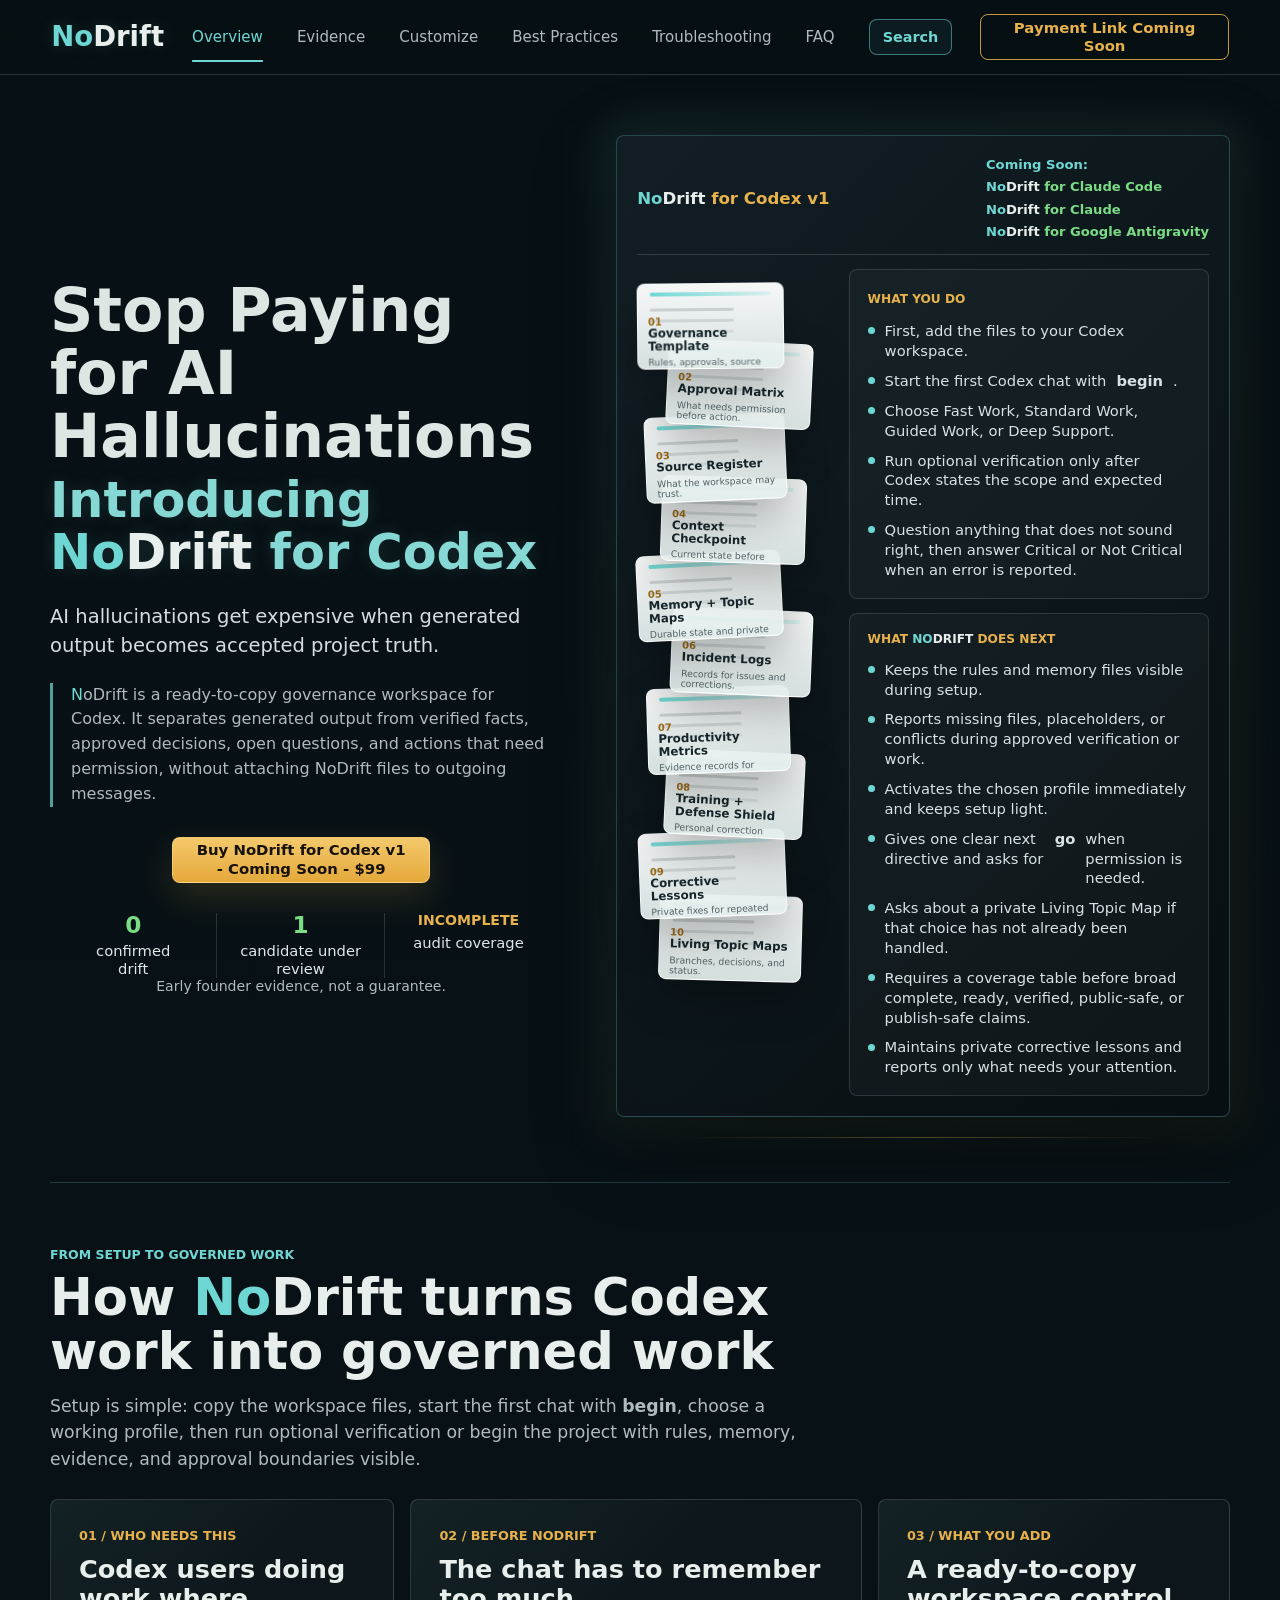
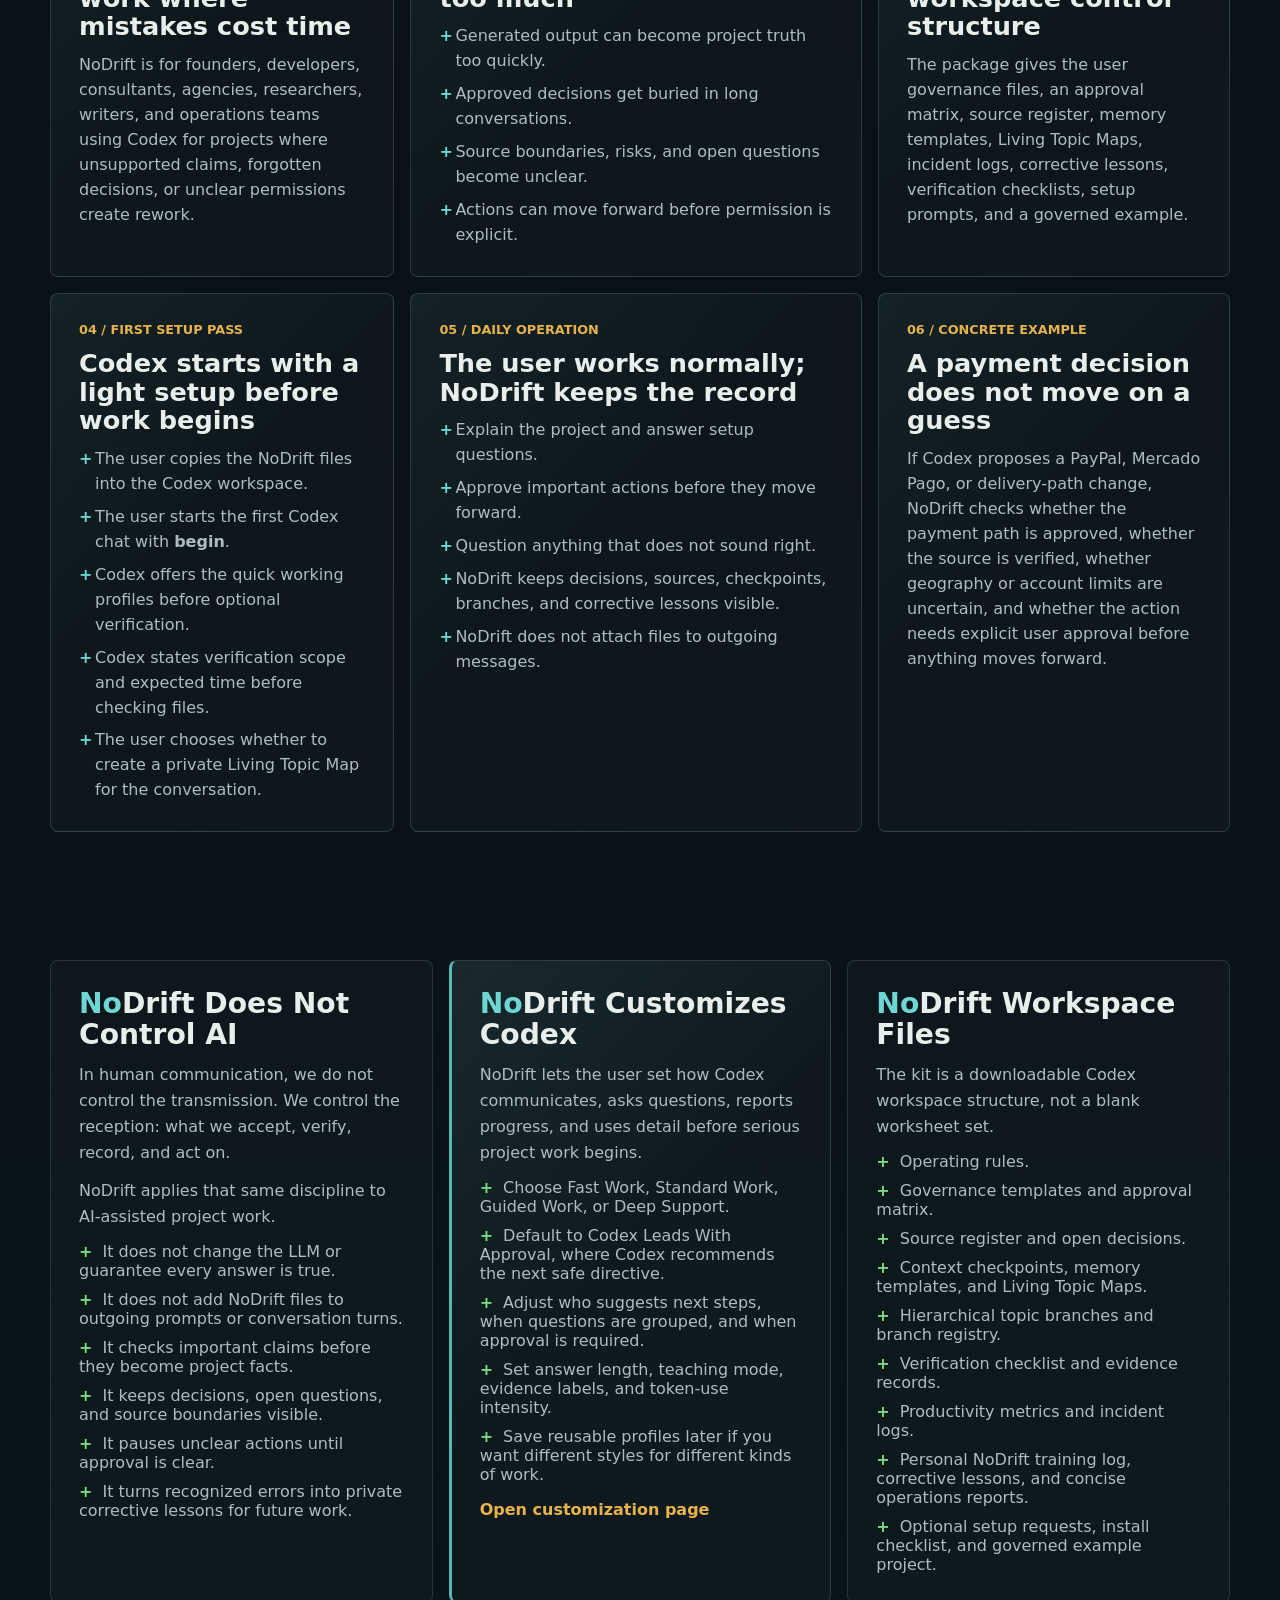
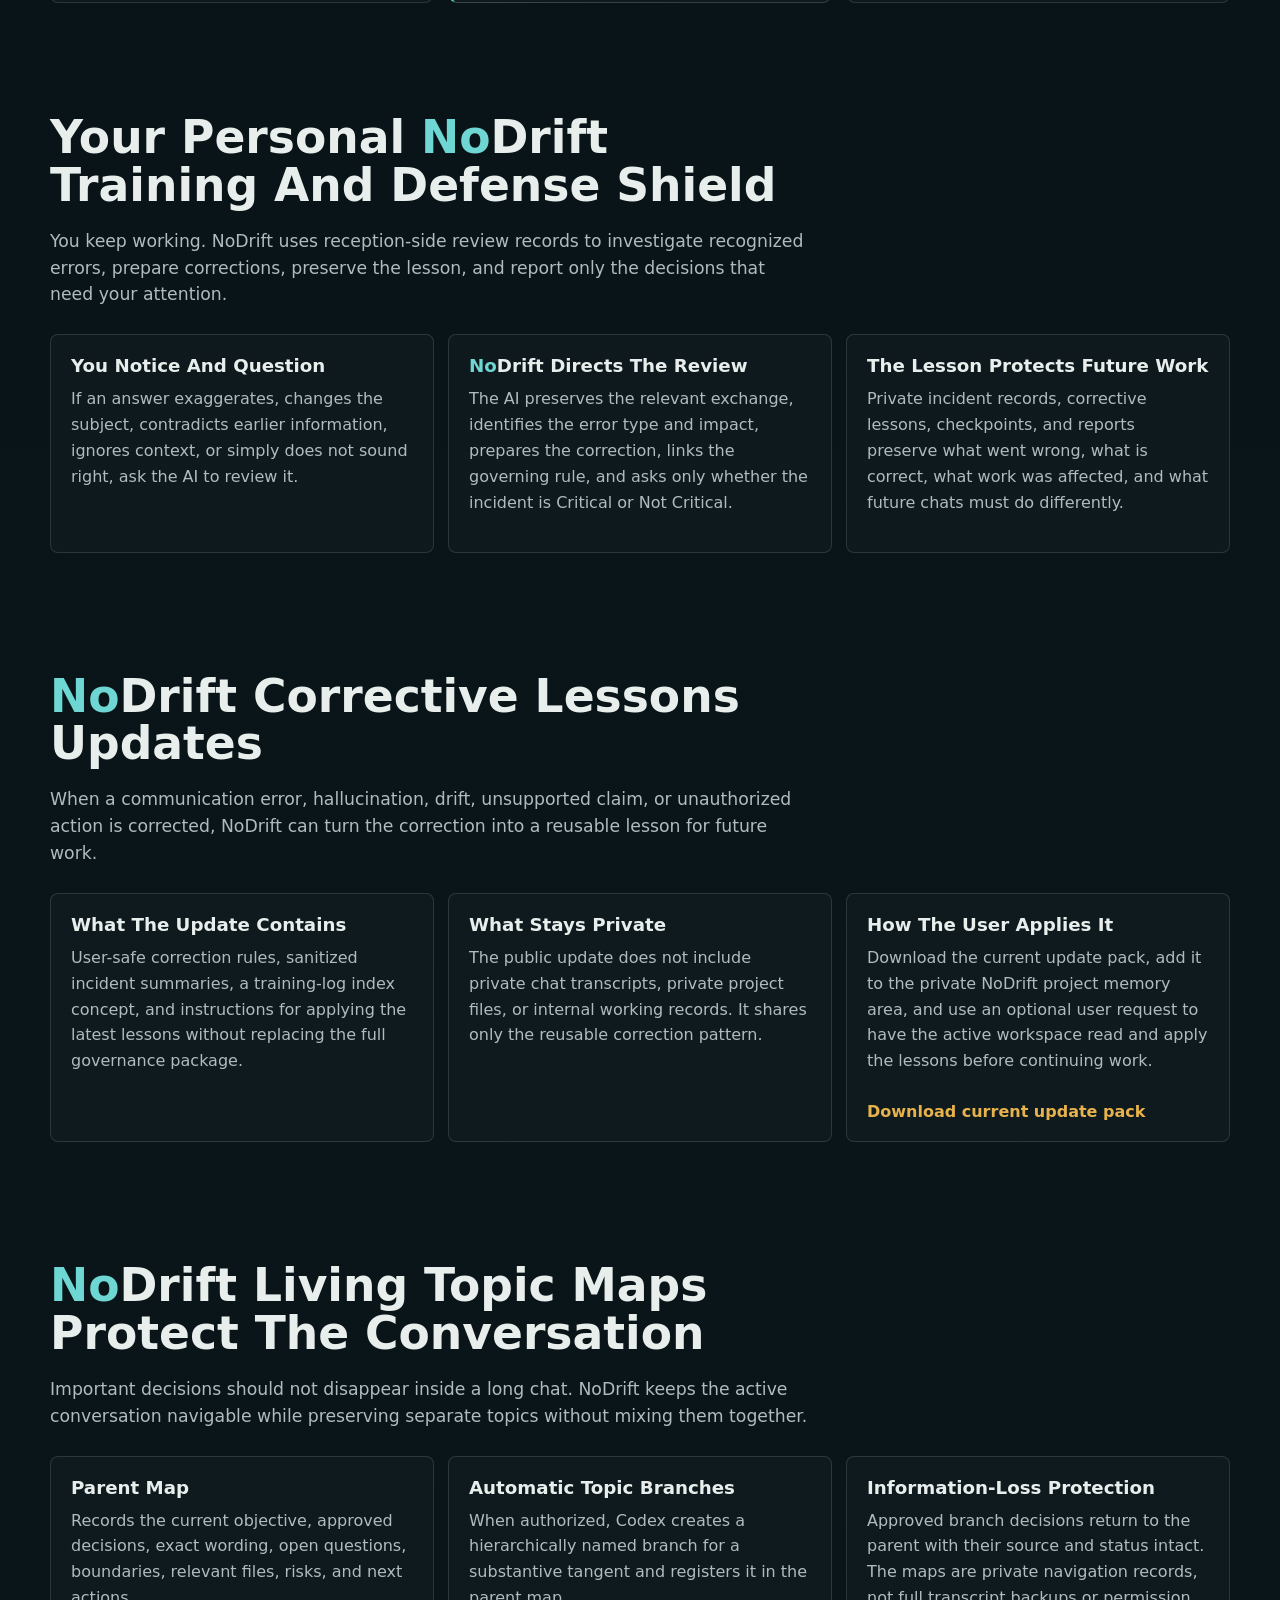
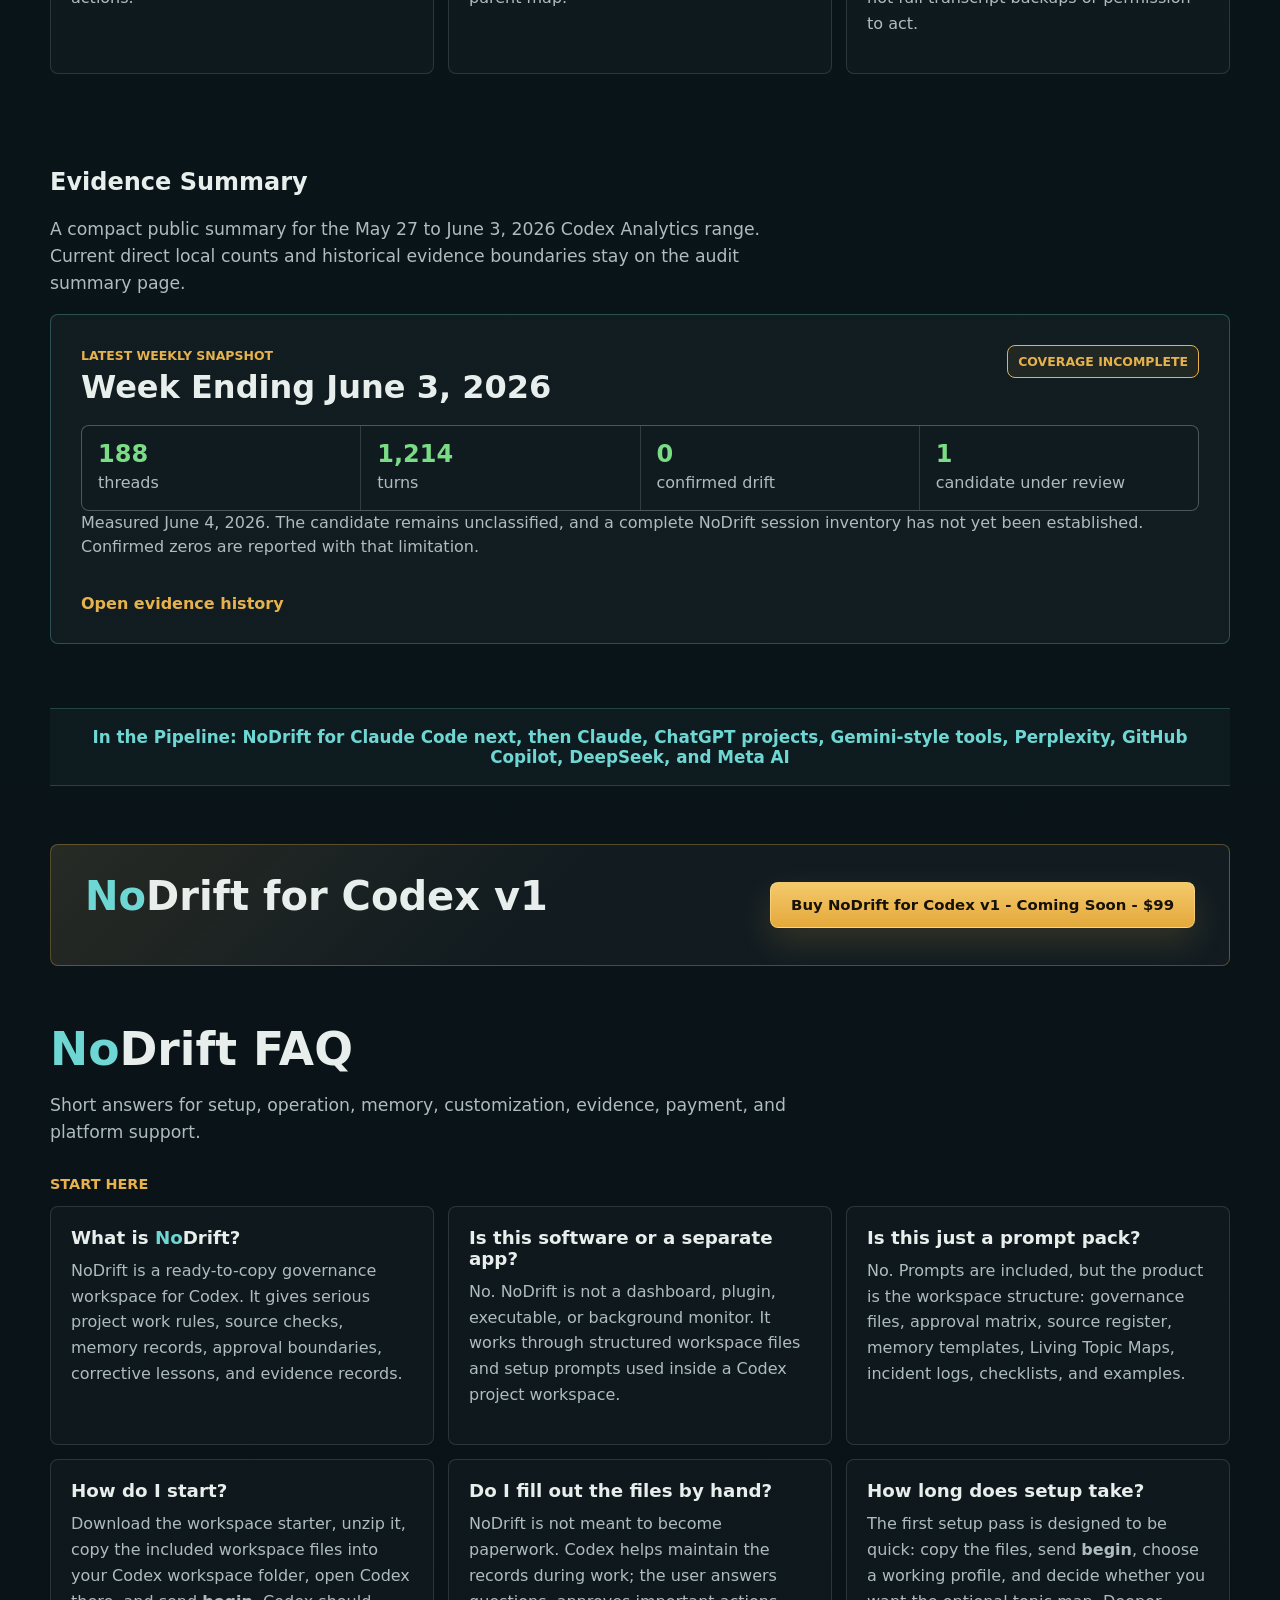
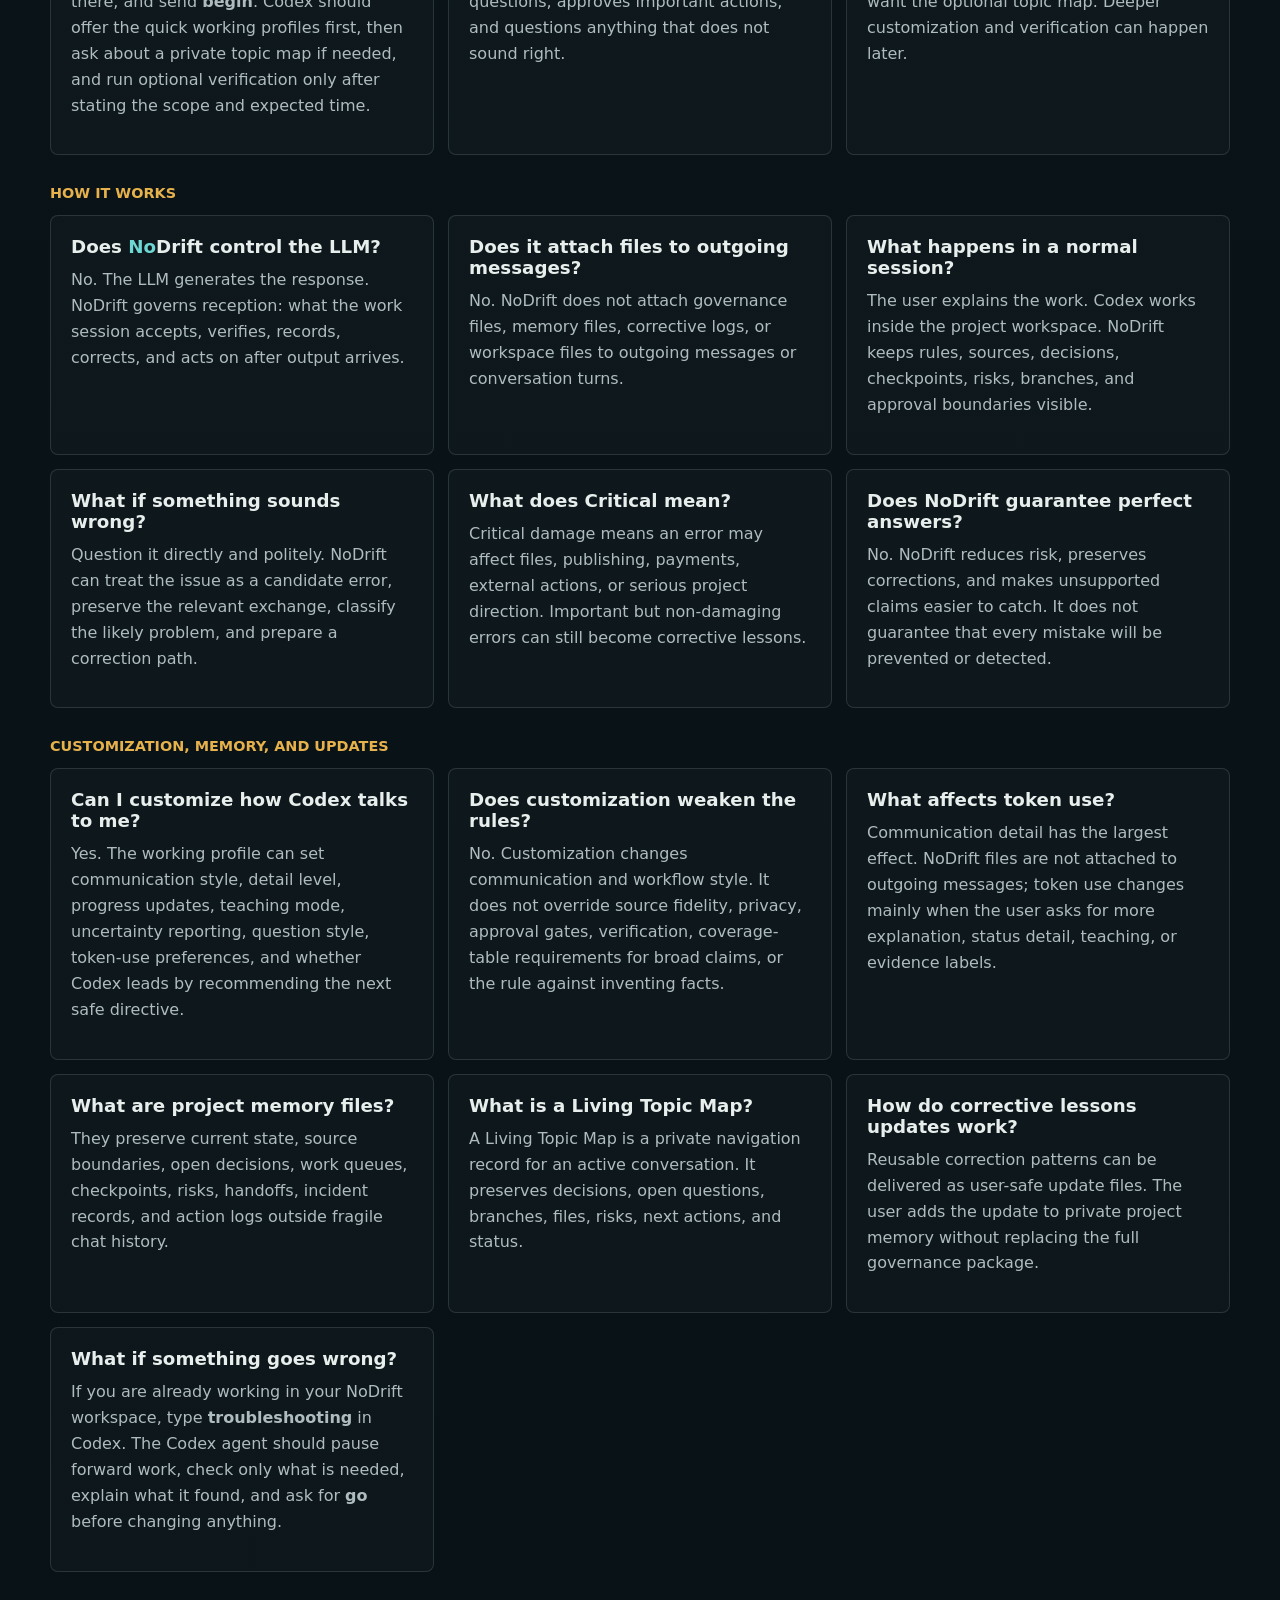
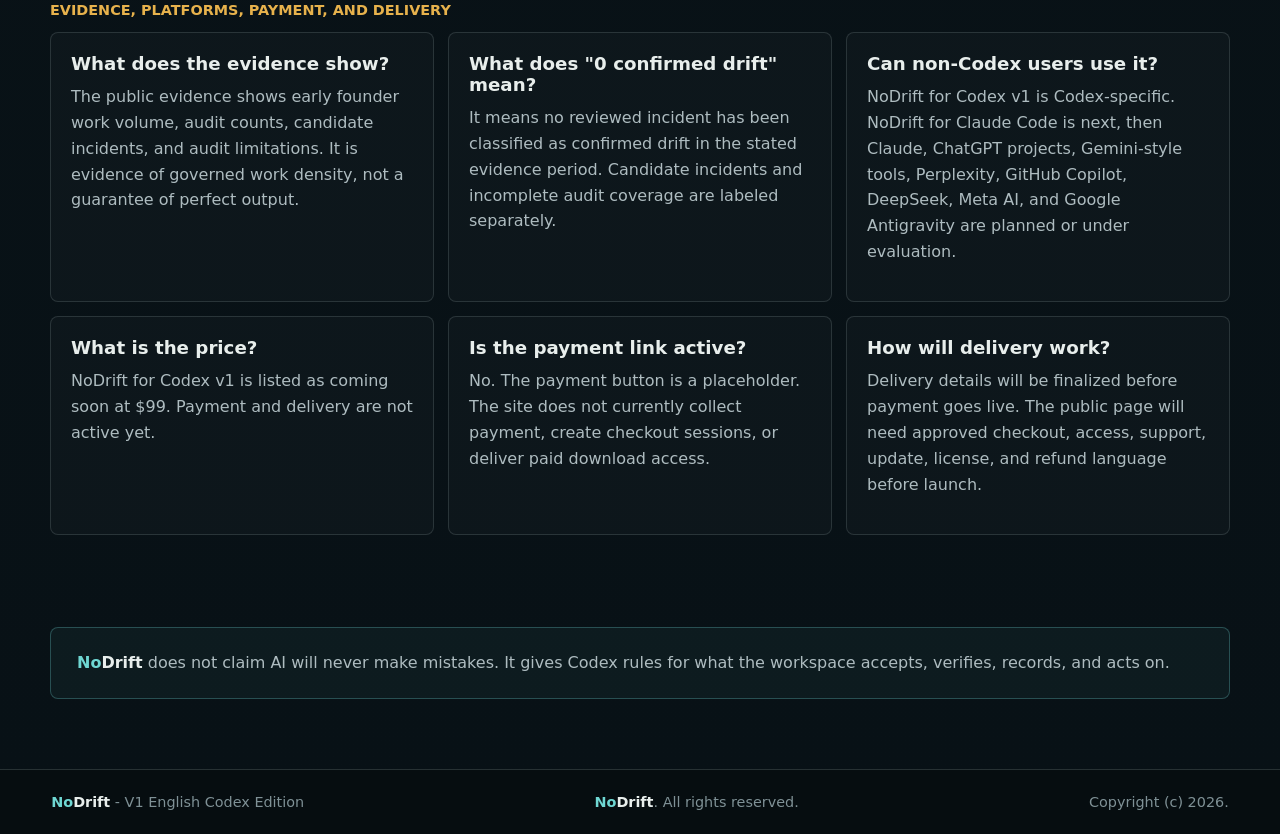
<file: index.html>
<!doctype html>
<html lang="en">
  <head>
    <meta charset="utf-8" />
    <meta name="viewport" content="width=device-width, initial-scale=1" />
    <title>NoDrift - V1 English Codex Edition</title>
    <meta
      name="description"
      content="NoDrift is a Codex governance kit with Living Topic Maps, project memory, and controls built to reduce hallucinations, drift, stale answers, and lost context."
    />
    <link rel="canonical" href="https://nodriftsolutions.github.io/NoDrift-for-Codex/" />
    <meta property="og:title" content="NoDrift - V1 English Codex Edition" />
    <meta
      property="og:description"
      content="NoDrift is a Codex governance kit with Living Topic Maps, project memory, and controls built to reduce hallucinations, drift, stale answers, and lost context."
    />
    <meta property="og:type" content="website" />
    <meta property="og:url" content="https://nodriftsolutions.github.io/NoDrift-for-Codex/" />
    <meta property="og:site_name" content="NoDrift" />
    <meta name="twitter:card" content="summary" />
    <meta name="twitter:title" content="NoDrift - V1 English Codex Edition" />
    <meta
      name="twitter:description"
      content="NoDrift is a Codex governance kit with Living Topic Maps, project memory, and controls built to reduce hallucinations, drift, stale answers, and lost context."
    />
    <link rel="stylesheet" href="styles.css?v=search-presets-1" />
  </head>
  <body>
    <header class="site-header" aria-label="NoDrift navigation">
      <a class="brand" href="#top" aria-label="NoDrift home">
        <span class="brand-name"><span class="wordmark-no">No</span><span class="wordmark-drift">Drift</span></span>
      </a>
      <button class="menu-toggle" type="button" aria-controls="site-navigation" aria-expanded="false" data-menu-toggle>
        Menu
      </button>
      <nav id="site-navigation" class="nav-links" aria-label="Page sections">
        <a class="active" href="#top">Overview</a>
        <a href="audit-summary.html">Evidence</a>
        <a href="customize.html">Customize</a>
        <a href="best-practices.html">Best Practices</a>
        <a href="troubleshooting.html">Troubleshooting</a>
        <a href="#faq">FAQ</a>
      </nav>
      <button class="header-action" type="button" data-placeholder="Payment link has not been created yet.">
        Payment Link Coming Soon
      </button>
    </header>

    <main id="top">
      <section class="hero section-shell">
        <div class="hero-copy">
          <h1>
            <span class="hero-title-main">Stop Paying for AI Hallucinations</span>
            <span class="hero-title-brand">Introducing <span class="title-wordmark"><span class="wordmark-no">No</span><span class="wordmark-drift">Drift</span></span> for Codex</span>
          </h1>
          <p class="hero-subtitle">
            AI hallucinations get expensive when generated output becomes accepted project truth.
          </p>
          <p class="supporting-line">
            NoDrift is a ready-to-copy governance workspace for Codex. It separates generated output from verified facts, approved decisions, open questions, and actions that need permission, without attaching NoDrift files to outgoing messages.
          </p>
          <div class="hero-actions" aria-label="Primary actions">
            <button class="button button-primary" type="button" data-placeholder="No payment link exists yet.">
              Buy NoDrift for Codex v1 - Coming Soon - $99
            </button>
          </div>
          <div class="proof-strip" aria-label="Audited evidence summary">
            <div class="proof-item">
              <strong>0</strong>
              <span>confirmed<br />drift</span>
            </div>
            <div class="proof-item">
              <strong>1</strong>
              <span>candidate under review</span>
            </div>
            <div class="proof-item">
              <strong class="proof-status">Incomplete</strong>
              <span>audit coverage</span>
            </div>
            <small>Early founder evidence, not a guarantee.</small>
          </div>
        </div>

        <div class="workspace-stage" aria-label="NoDrift kit preview">
          <div class="monitor-frame">
            <div class="monitor-top">
              <span><span class="title-wordmark"><span class="wordmark-no">No</span><span class="wordmark-drift">Drift</span></span> for Codex v1</span>
              <strong class="coming-soon-stack">
                <span class="coming-soon-label">Coming Soon:</span>
                <span><span class="title-wordmark"><span class="wordmark-no">No</span><span class="wordmark-drift">Drift</span></span> for Claude Code</span>
                <span><span class="title-wordmark"><span class="wordmark-no">No</span><span class="wordmark-drift">Drift</span></span> for Claude</span>
                <span><span class="title-wordmark"><span class="wordmark-no">No</span><span class="wordmark-drift">Drift</span></span> for Google Antigravity</span>
              </strong>
            </div>
            <div class="kit-preview">
              <div class="kit-stack" aria-label="Template page stack">
                <article class="kit-sheet kit-sheet-primary">
                  <span>01</span>
                  <h2>Governance Template</h2>
                  <p>Rules, approvals, source fidelity, and verification.</p>
                </article>
                <article class="kit-sheet kit-sheet-secondary">
                  <span>02</span>
                  <h2>Approval Matrix</h2>
                  <p>What needs permission before action.</p>
                </article>
                <article class="kit-sheet kit-sheet-tertiary">
                  <span>03</span>
                  <h2>Source Register</h2>
                  <p>What the workspace may trust.</p>
                </article>
                <article class="kit-sheet kit-sheet-quaternary">
                  <span>04</span>
                  <h2>Context Checkpoint</h2>
                  <p>Current state before continuation.</p>
                </article>
                <article class="kit-sheet kit-sheet-quinary">
                  <span>05</span>
                  <h2>Memory + Topic Maps</h2>
                  <p>Durable state and private conversation navigation.</p>
                </article>
                <article class="kit-sheet kit-sheet-senary">
                  <span>06</span>
                  <h2>Incident Logs</h2>
                  <p>Records for issues and corrections.</p>
                </article>
                <article class="kit-sheet kit-sheet-septenary">
                  <span>07</span>
                  <h2>Productivity Metrics</h2>
                  <p>Evidence records for governed output.</p>
                </article>
                <article class="kit-sheet kit-sheet-eighth">
                  <span>08</span>
                  <h2>Training + Defense Shield</h2>
                  <p>Personal correction habits and safeguards.</p>
                </article>
                <article class="kit-sheet kit-sheet-ninth">
                  <span>09</span>
                  <h2>Corrective Lessons</h2>
                  <p>Private fixes for repeated errors.</p>
                </article>
                <article class="kit-sheet kit-sheet-tenth">
                  <span>10</span>
                  <h2>Living Topic Maps</h2>
                  <p>Branches, decisions, and status.</p>
                </article>
              </div>
              <div class="kit-details">
                <article class="kit-list">
                  <span>What You Do</span>
                  <ul>
                    <li>First, add the files to your Codex workspace.</li>
                    <li>Start the first Codex chat with <strong>begin</strong>.</li>
                    <li>Choose Fast Work, Standard Work, Guided Work, or Deep Support.</li>
                    <li>Run optional verification only after Codex states the scope and expected time.</li>
                    <li>Question anything that does not sound right, then answer Critical or Not Critical when an error is reported.</li>
                  </ul>
                </article>
                <article class="kit-flow">
                  <span>What <span class="title-wordmark"><span class="wordmark-no">No</span><span class="wordmark-drift">Drift</span></span> Does Next</span>
                  <ul>
                    <li>Keeps the rules and memory files visible during setup.</li>
                    <li>Reports missing files, placeholders, or conflicts during approved verification or work.</li>
                    <li>Activates the chosen profile immediately and keeps setup light.</li>
                    <li>Gives one clear next directive and asks for <strong>go</strong> when permission is needed.</li>
                    <li>Asks about a private Living Topic Map if that choice has not already been handled.</li>
                    <li>Requires a coverage table before broad complete, ready, verified, public-safe, or publish-safe claims.</li>
                    <li>Maintains private corrective lessons and reports only what needs your attention.</li>
                  </ul>
                </article>
              </div>
            </div>
          </div>
          <div class="desk-line" aria-hidden="true"></div>
        </div>
      </section>

      <section class="buyer-path section-shell" aria-label="NoDrift buyer path">
        <div class="section-heading buyer-path-heading">
          <span class="group-label">From Setup To Governed Work</span>
          <h2>How <span class="title-wordmark"><span class="wordmark-no">No</span><span class="wordmark-drift">Drift</span></span> turns Codex work into governed work</h2>
          <p>
            Setup is simple: copy the workspace files, start the first chat with <strong>begin</strong>, choose a working
            profile, then run optional verification or begin the project with rules, memory, evidence, and approval
            boundaries visible.
          </p>
        </div>

        <div class="buyer-path-grid">
          <article class="buyer-path-card">
            <span>01 / Who Needs This</span>
            <h3>Codex users doing work where mistakes cost time</h3>
            <p>
              NoDrift is for founders, developers, consultants, agencies, researchers, writers, and operations teams
              using Codex for projects where unsupported claims, forgotten decisions, or unclear permissions create rework.
            </p>
          </article>

          <article class="buyer-path-card">
            <span>02 / Before NoDrift</span>
            <h3>The chat has to remember too much</h3>
            <ul>
              <li>Generated output can become project truth too quickly.</li>
              <li>Approved decisions get buried in long conversations.</li>
              <li>Source boundaries, risks, and open questions become unclear.</li>
              <li>Actions can move forward before permission is explicit.</li>
            </ul>
          </article>

          <article class="buyer-path-card">
            <span>03 / What You Add</span>
            <h3>A ready-to-copy workspace control structure</h3>
            <p>
              The package gives the user governance files, an approval matrix, source register, memory templates,
              Living Topic Maps, incident logs, corrective lessons, verification checklists, setup prompts, and a governed example.
            </p>
          </article>

          <article class="buyer-path-card">
            <span>04 / First Setup Pass</span>
            <h3>Codex starts with a light setup before work begins</h3>
            <ul>
              <li>The user copies the NoDrift files into the Codex workspace.</li>
              <li>The user starts the first Codex chat with <strong>begin</strong>.</li>
              <li>Codex offers the quick working profiles before optional verification.</li>
              <li>Codex states verification scope and expected time before checking files.</li>
              <li>The user chooses whether to create a private Living Topic Map for the conversation.</li>
            </ul>
          </article>

          <article class="buyer-path-card">
            <span>05 / Daily Operation</span>
            <h3>The user works normally; NoDrift keeps the record</h3>
            <ul>
              <li>Explain the project and answer setup questions.</li>
              <li>Approve important actions before they move forward.</li>
              <li>Question anything that does not sound right.</li>
              <li>NoDrift keeps decisions, sources, checkpoints, branches, and corrective lessons visible.</li>
              <li>NoDrift does not attach files to outgoing messages.</li>
            </ul>
          </article>

          <article class="buyer-path-card">
            <span>06 / Concrete Example</span>
            <h3>A payment decision does not move on a guess</h3>
            <p>
              If Codex proposes a PayPal, Mercado Pago, or delivery-path change, NoDrift checks whether the payment path
              is approved, whether the source is verified, whether geography or account limits are uncertain, and whether
              the action needs explicit user approval before anything moves forward.
            </p>
          </article>
        </div>
      </section>

      <section id="included" class="section-shell core-section" aria-label="NoDrift system explanation">
        <article class="core-panel">
          <h2><span class="title-wordmark"><span class="wordmark-no">No</span><span class="wordmark-drift">Drift</span></span> Does Not Control AI</h2>
          <p>
            In human communication, we do not control the transmission. We control the reception: what we accept,
            verify, record, and act on.
          </p>
          <p>
            NoDrift applies that same discipline to AI-assisted project work.
          </p>
          <ul class="plain-list">
            <li>It does not change the LLM or guarantee every answer is true.</li>
            <li>It does not add NoDrift files to outgoing prompts or conversation turns.</li>
            <li>It checks important claims before they become project facts.</li>
            <li>It keeps decisions, open questions, and source boundaries visible.</li>
            <li>It pauses unclear actions until approval is clear.</li>
            <li>It turns recognized errors into private corrective lessons for future work.</li>
          </ul>
        </article>
        <article class="core-panel customization-callout" aria-label="User customization">
          <h2><span class="title-wordmark"><span class="wordmark-no">No</span><span class="wordmark-drift">Drift</span></span> Customizes Codex</h2>
          <p>
            NoDrift lets the user set how Codex communicates, asks questions, reports progress, and uses detail
            before serious project work begins.
          </p>
          <ul class="plain-list">
            <li>Choose Fast Work, Standard Work, Guided Work, or Deep Support.</li>
            <li>Default to Codex Leads With Approval, where Codex recommends the next safe directive.</li>
            <li>Adjust who suggests next steps, when questions are grouped, and when approval is required.</li>
            <li>Set answer length, teaching mode, evidence labels, and token-use intensity.</li>
            <li>Save reusable profiles later if you want different styles for different kinds of work.</li>
          </ul>
          <a class="card-link" href="customize.html">Open customization page</a>
        </article>
        <article class="core-panel workspace-files-panel">
          <h2><span class="title-wordmark"><span class="wordmark-no">No</span><span class="wordmark-drift">Drift</span></span> Workspace Files</h2>
          <p>
            The kit is a downloadable Codex workspace structure, not a blank worksheet set.
          </p>
          <ul class="plain-list">
            <li>Operating rules.</li>
            <li>Governance templates and approval matrix.</li>
            <li>Source register and open decisions.</li>
            <li>Context checkpoints, memory templates, and Living Topic Maps.</li>
            <li>Hierarchical topic branches and branch registry.</li>
            <li>Verification checklist and evidence records.</li>
            <li>Productivity metrics and incident logs.</li>
            <li>Personal NoDrift training log, corrective lessons, and concise operations reports.</li>
            <li>Optional setup requests, install checklist, and governed example project.</li>
          </ul>
        </article>
      </section>

      <section id="defense-shield" class="faq-section section-shell" aria-labelledby="defense-shield-heading">
        <div class="section-heading">
          <h2 id="defense-shield-heading">Your Personal <span class="title-wordmark"><span class="wordmark-no">No</span><span class="wordmark-drift">Drift</span></span> Training And Defense Shield</h2>
          <p>
            You keep working. NoDrift uses reception-side review records to investigate recognized errors, prepare
            corrections, preserve the lesson, and report only the decisions that need your attention.
          </p>
        </div>
        <div class="faq-grid">
          <article>
            <h4>You Notice And Question</h4>
            <p>If an answer exaggerates, changes the subject, contradicts earlier information, ignores context, or simply does not sound right, ask the AI to review it.</p>
          </article>
          <article>
            <h4><span class="title-wordmark"><span class="wordmark-no">No</span><span class="wordmark-drift">Drift</span></span> Directs The Review</h4>
            <p>The AI preserves the relevant exchange, identifies the error type and impact, prepares the correction, links the governing rule, and asks only whether the incident is Critical or Not Critical.</p>
          </article>
          <article>
            <h4>The Lesson Protects Future Work</h4>
            <p>Private incident records, corrective lessons, checkpoints, and reports preserve what went wrong, what is correct, what work was affected, and what future chats must do differently.</p>
          </article>
        </div>
      </section>

      <section id="updates" class="faq-section section-shell" aria-labelledby="updates-heading">
        <div class="section-heading">
          <h2 id="updates-heading"><span class="title-wordmark"><span class="wordmark-no">No</span><span class="wordmark-drift">Drift</span></span> Corrective Lessons Updates</h2>
          <p>
            When a communication error, hallucination, drift, unsupported claim, or unauthorized action is corrected,
            NoDrift can turn the correction into a reusable lesson for future work.
          </p>
        </div>
        <div class="faq-grid">
          <article>
            <h4>What The Update Contains</h4>
            <p>User-safe correction rules, sanitized incident summaries, a training-log index concept, and instructions for applying the latest lessons without replacing the full governance package.</p>
          </article>
          <article>
            <h4>What Stays Private</h4>
            <p>The public update does not include private chat transcripts, private project files, or internal working records. It shares only the reusable correction pattern.</p>
          </article>
          <article>
            <h4>How The User Applies It</h4>
            <p>Download the current update pack, add it to the private NoDrift project memory area, and use an optional user request to have the active workspace read and apply the lessons before continuing work.</p>
            <a class="card-link" href="downloads/nodrift-corrective-lessons-update-pack-2026-06-07.md" download>Download current update pack</a>
          </article>
        </div>
      </section>

      <section id="topic-maps" class="faq-section section-shell" aria-labelledby="topic-maps-heading">
        <div class="section-heading">
          <h2 id="topic-maps-heading"><span class="title-wordmark"><span class="wordmark-no">No</span><span class="wordmark-drift">Drift</span></span> Living Topic Maps Protect The Conversation</h2>
          <p>
            Important decisions should not disappear inside a long chat. NoDrift keeps the active conversation
            navigable while preserving separate topics without mixing them together.
          </p>
        </div>
        <div class="faq-grid">
          <article>
            <h4>Parent Map</h4>
            <p>Records the current objective, approved decisions, exact wording, open questions, boundaries, relevant files, risks, and next actions.</p>
          </article>
          <article>
            <h4>Automatic Topic Branches</h4>
            <p>When authorized, Codex creates a hierarchically named branch for a substantive tangent and registers it in the parent map.</p>
          </article>
          <article>
            <h4>Information-Loss Protection</h4>
            <p>Approved branch decisions return to the parent with their source and status intact. The maps are private navigation records, not full transcript backups or permission to act.</p>
          </article>
        </div>
      </section>

      <section id="proof" class="evidence-preview section-shell" aria-label="NoDrift evidence preview">
        <div class="section-heading">
          <h2>Evidence Summary</h2>
          <p>
            A compact public summary for the May 27 to June 3, 2026 Codex Analytics range.
            Current direct local counts and historical evidence boundaries stay on the audit summary page.
          </p>
        </div>
        <article class="latest-snapshot-card" aria-labelledby="latest-snapshot-title">
          <div class="snapshot-card-heading">
            <div>
              <span class="snapshot-kicker">Latest weekly snapshot</span>
              <h3 id="latest-snapshot-title">Week Ending June 3, 2026</h3>
            </div>
            <span class="coverage-badge is-incomplete">Coverage incomplete</span>
          </div>
          <div class="snapshot-metric-grid" aria-label="Latest evidence snapshot results">
            <div><strong>188</strong><span>threads</span></div>
            <div><strong>1,214</strong><span>turns</span></div>
            <div><strong>0</strong><span>confirmed drift</span></div>
            <div><strong>1</strong><span>candidate under review</span></div>
          </div>
          <p>
            Measured June 4, 2026. The candidate remains unclassified, and a complete NoDrift session inventory has
            not yet been established. Confirmed zeros are reported with that limitation.
          </p>
          <a class="card-link" href="audit-summary.html#weekly-evidence">Open evidence history</a>
        </article>
      </section>

      <section class="platform-roadmap section-shell" aria-label="Future NoDrift editions">
        <p>In the Pipeline: NoDrift for Claude Code next, then Claude, ChatGPT projects, Gemini-style tools, Perplexity, GitHub Copilot, DeepSeek, and Meta AI</p>
      </section>

      <section class="offer-section section-shell">
        <div>
          <h2><span class="title-wordmark"><span class="wordmark-no">No</span><span class="wordmark-drift">Drift</span></span> for Codex v1</h2>
        </div>
        <div class="offer-actions">
          <button class="button button-primary" type="button" data-placeholder="No Mercado Pago link exists yet.">
            Buy NoDrift for Codex v1 - Coming Soon - $99
          </button>
        </div>
      </section>

      <section id="faq" class="faq-section section-shell">
        <div class="section-heading">
          <h2><span class="title-wordmark"><span class="wordmark-no">No</span><span class="wordmark-drift">Drift</span></span> FAQ</h2>
          <p>Short answers for setup, operation, memory, customization, evidence, payment, and platform support.</p>
        </div>

        <div class="faq-group">
          <h3>Start Here</h3>
          <div class="faq-grid">
            <article>
              <h4>What is <span class="title-wordmark"><span class="wordmark-no">No</span><span class="wordmark-drift">Drift</span></span>?</h4>
              <p>NoDrift is a ready-to-copy governance workspace for Codex. It gives serious project work rules, source checks, memory records, approval boundaries, corrective lessons, and evidence records.</p>
            </article>
            <article>
              <h4>Is this software or a separate app?</h4>
              <p>No. NoDrift is not a dashboard, plugin, executable, or background monitor. It works through structured workspace files and setup prompts used inside a Codex project workspace.</p>
            </article>
            <article>
              <h4>Is this just a prompt pack?</h4>
              <p>No. Prompts are included, but the product is the workspace structure: governance files, approval matrix, source register, memory templates, Living Topic Maps, incident logs, checklists, and examples.</p>
            </article>
            <article>
              <h4>How do I start?</h4>
              <p>Download the workspace starter, unzip it, copy the included workspace files into your Codex workspace folder, open Codex there, and send <strong>begin</strong>. Codex should offer the quick working profiles first, then ask about a private topic map if needed, and run optional verification only after stating the scope and expected time.</p>
            </article>
            <article>
              <h4>Do I fill out the files by hand?</h4>
              <p>NoDrift is not meant to become paperwork. Codex helps maintain the records during work; the user answers questions, approves important actions, and questions anything that does not sound right.</p>
            </article>
            <article>
              <h4>How long does setup take?</h4>
              <p>The first setup pass is designed to be quick: copy the files, send <strong>begin</strong>, choose a working profile, and decide whether you want the optional topic map. Deeper customization and verification can happen later.</p>
            </article>
          </div>
        </div>

        <div class="faq-group">
          <h3>How It Works</h3>
          <div class="faq-grid">
            <article>
              <h4>Does <span class="title-wordmark"><span class="wordmark-no">No</span><span class="wordmark-drift">Drift</span></span> control the LLM?</h4>
              <p>No. The LLM generates the response. NoDrift governs reception: what the work session accepts, verifies, records, corrects, and acts on after output arrives.</p>
            </article>
            <article>
              <h4>Does it attach files to outgoing messages?</h4>
              <p>No. NoDrift does not attach governance files, memory files, corrective logs, or workspace files to outgoing messages or conversation turns.</p>
            </article>
            <article>
              <h4>What happens in a normal session?</h4>
              <p>The user explains the work. Codex works inside the project workspace. NoDrift keeps rules, sources, decisions, checkpoints, risks, branches, and approval boundaries visible.</p>
            </article>
            <article>
              <h4>What if something sounds wrong?</h4>
              <p>Question it directly and politely. NoDrift can treat the issue as a candidate error, preserve the relevant exchange, classify the likely problem, and prepare a correction path.</p>
            </article>
            <article>
              <h4>What does Critical mean?</h4>
              <p>Critical damage means an error may affect files, publishing, payments, external actions, or serious project direction. Important but non-damaging errors can still become corrective lessons.</p>
            </article>
            <article>
              <h4>Does NoDrift guarantee perfect answers?</h4>
              <p>No. NoDrift reduces risk, preserves corrections, and makes unsupported claims easier to catch. It does not guarantee that every mistake will be prevented or detected.</p>
            </article>
          </div>
        </div>

        <div class="faq-group">
          <h3>Customization, Memory, And Updates</h3>
          <div class="faq-grid">
            <article>
              <h4>Can I customize how Codex talks to me?</h4>
              <p>Yes. The working profile can set communication style, detail level, progress updates, teaching mode, uncertainty reporting, question style, token-use preferences, and whether Codex leads by recommending the next safe directive.</p>
            </article>
            <article>
              <h4>Does customization weaken the rules?</h4>
              <p>No. Customization changes communication and workflow style. It does not override source fidelity, privacy, approval gates, verification, coverage-table requirements for broad claims, or the rule against inventing facts.</p>
            </article>
            <article>
              <h4>What affects token use?</h4>
              <p>Communication detail has the largest effect. NoDrift files are not attached to outgoing messages; token use changes mainly when the user asks for more explanation, status detail, teaching, or evidence labels.</p>
            </article>
            <article>
              <h4>What are project memory files?</h4>
              <p>They preserve current state, source boundaries, open decisions, work queues, checkpoints, risks, handoffs, incident records, and action logs outside fragile chat history.</p>
            </article>
            <article>
              <h4>What is a Living Topic Map?</h4>
              <p>A Living Topic Map is a private navigation record for an active conversation. It preserves decisions, open questions, branches, files, risks, next actions, and status.</p>
            </article>
            <article>
              <h4>How do corrective lessons updates work?</h4>
              <p>Reusable correction patterns can be delivered as user-safe update files. The user adds the update to private project memory without replacing the full governance package.</p>
            </article>
            <article>
              <h4>What if something goes wrong?</h4>
              <p>If you are already working in your NoDrift workspace, type <strong>troubleshooting</strong> in Codex. The Codex agent should pause forward work, check only what is needed, explain what it found, and ask for <strong>go</strong> before changing anything.</p>
            </article>
          </div>
        </div>

        <div class="faq-group">
          <h3>Evidence, Platforms, Payment, And Delivery</h3>
          <div class="faq-grid">
            <article>
              <h4>What does the evidence show?</h4>
              <p>The public evidence shows early founder work volume, audit counts, candidate incidents, and audit limitations. It is evidence of governed work density, not a guarantee of perfect output.</p>
            </article>
            <article>
              <h4>What does "0 confirmed drift" mean?</h4>
              <p>It means no reviewed incident has been classified as confirmed drift in the stated evidence period. Candidate incidents and incomplete audit coverage are labeled separately.</p>
            </article>
            <article>
              <h4>Can non-Codex users use it?</h4>
              <p>NoDrift for Codex v1 is Codex-specific. NoDrift for Claude Code is next, then Claude, ChatGPT projects, Gemini-style tools, Perplexity, GitHub Copilot, DeepSeek, Meta AI, and Google Antigravity are planned or under evaluation.</p>
            </article>
            <article>
              <h4>What is the price?</h4>
              <p>NoDrift for Codex v1 is listed as coming soon at $99. Payment and delivery are not active yet.</p>
            </article>
            <article>
              <h4>Is the payment link active?</h4>
              <p>No. The payment button is a placeholder. The site does not currently collect payment, create checkout sessions, or deliver paid download access.</p>
            </article>
            <article>
              <h4>How will delivery work?</h4>
              <p>Delivery details will be finalized before payment goes live. The public page will need approved checkout, access, support, update, license, and refund language before launch.</p>
            </article>
          </div>
        </div>
      </section>

      <section class="claim-boundary section-shell" aria-label="Responsible claim boundary">
        <p>
          <span class="title-wordmark"><span class="wordmark-no">No</span><span class="wordmark-drift">Drift</span></span> does not claim AI will never make mistakes. It gives Codex rules for what the workspace accepts,
          verifies, records, and acts on.
        </p>
      </section>
    </main>

    <footer class="site-footer">
      <span><span class="title-wordmark"><span class="wordmark-no">No</span><span class="wordmark-drift">Drift</span></span> - V1 English Codex Edition</span>
      <span><span class="title-wordmark"><span class="wordmark-no">No</span><span class="wordmark-drift">Drift</span></span>. All rights reserved.</span>
      <span>Copyright (c) 2026.</span>
    </footer>

    <div class="toast" role="status" aria-live="polite" aria-atomic="true"></div>
    <script src="script.js?v=search-presets-3"></script>
  </body>
</html>
</file>
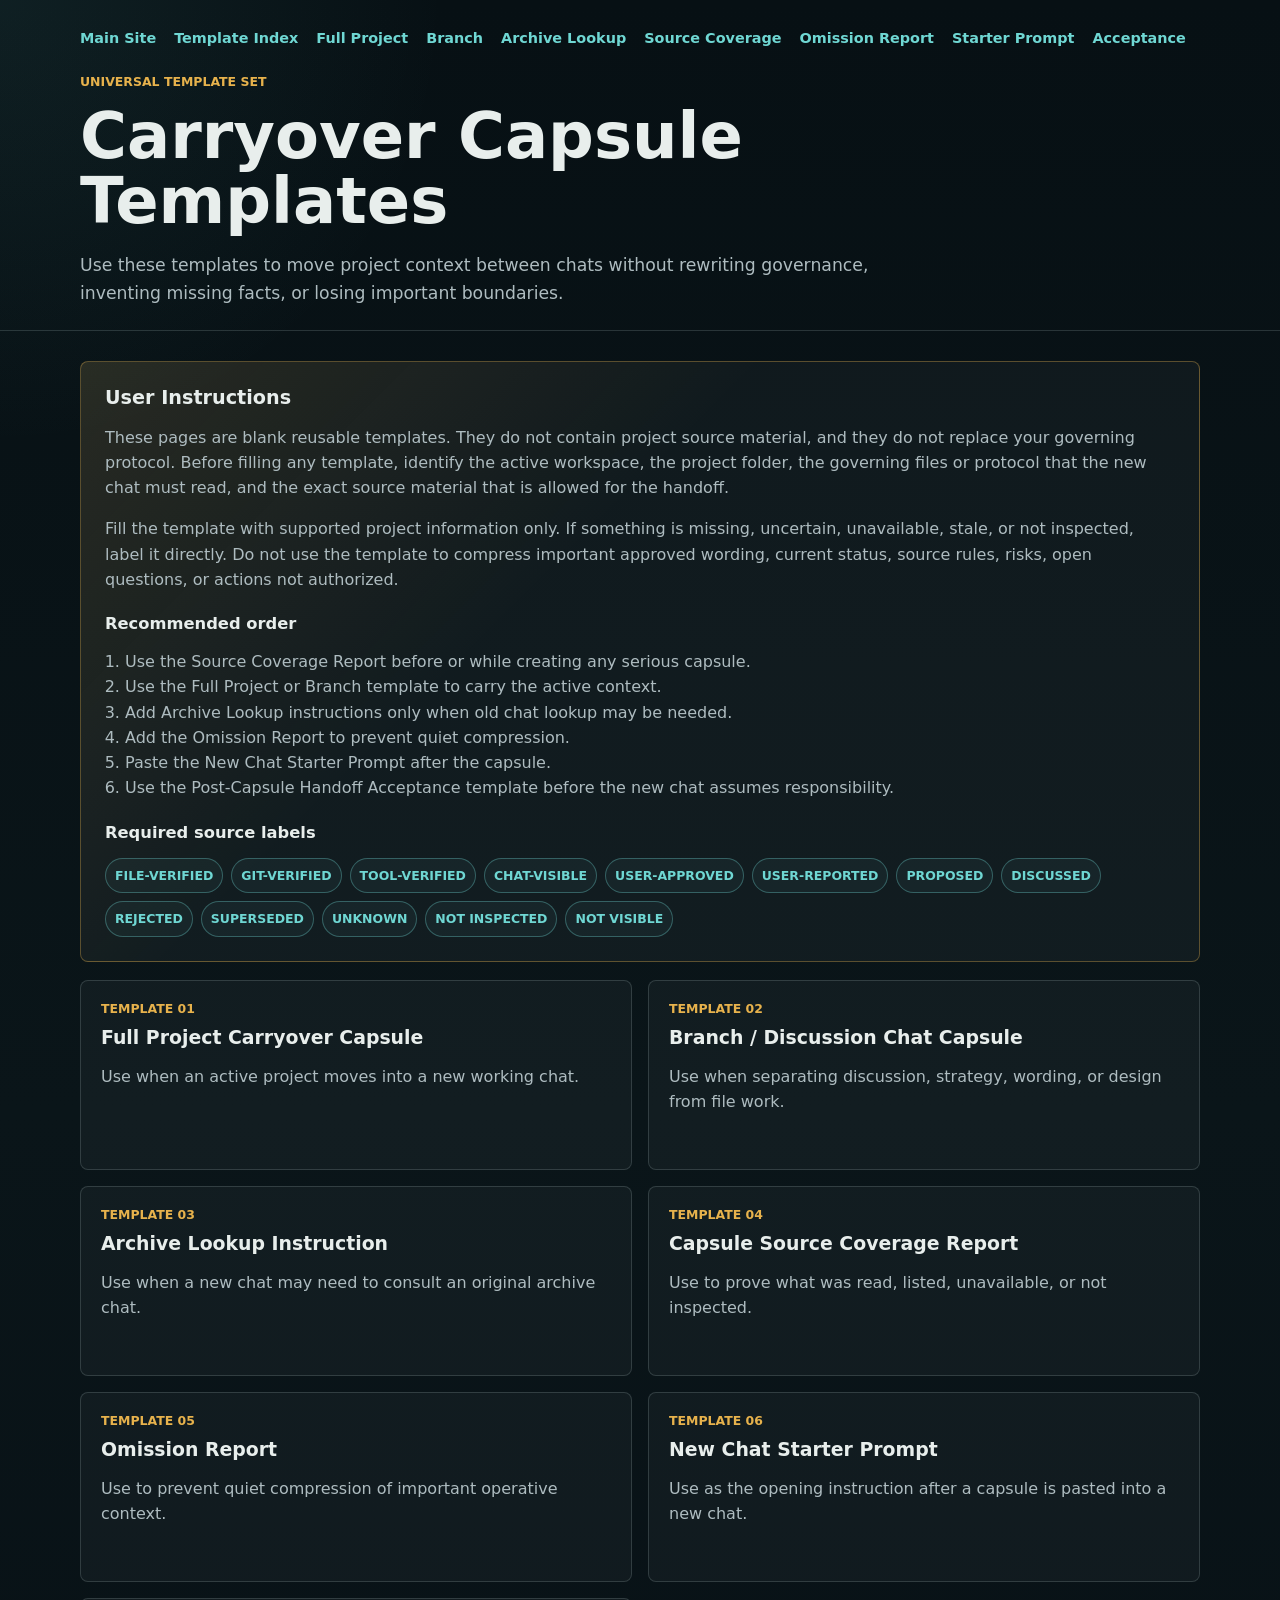
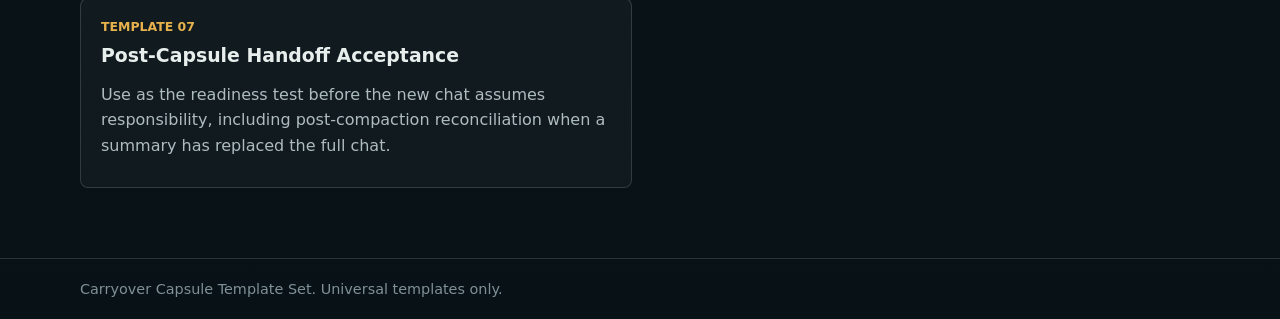
<file: carryover-templates/index.html>
<!doctype html>
<html lang="en">
  <head>
    <meta charset="utf-8" />
    <meta name="viewport" content="width=device-width, initial-scale=1" />
    <title>Carryover Capsule Template Set</title>
    <meta
      name="description"
      content="Universal HTML templates for carryover capsules, branch handoffs, archive lookup, source coverage, omission reports, starter prompts, and handoff acceptance."
    />
    <link rel="stylesheet" href="template-pages.css" />
  </head>
  <body>
    <header class="template-header">
      <div class="page-shell">
        <nav aria-label="Template navigation">
          <a href="../index.html">Main Site</a>
          <a href="index.html">Template Index</a>
          <a href="template-01-full-project-carryover.html">Full Project</a>
          <a href="template-02-branch-discussion.html">Branch</a>
          <a href="template-03-archive-lookup.html">Archive Lookup</a>
          <a href="template-04-source-coverage-report.html">Source Coverage</a>
          <a href="template-05-omission-report.html">Omission Report</a>
          <a href="template-06-new-chat-starter.html">Starter Prompt</a>
          <a href="template-07-post-capsule-handoff-acceptance.html">Acceptance</a>
        </nav>
        <p class="eyebrow">Universal template set</p>
        <h1>Carryover Capsule Templates</h1>
        <p class="lede">
          Use these templates to move project context between chats without rewriting governance, inventing missing facts, or losing important boundaries.
        </p>
      </div>
    </header>

    <main class="page-shell">
      <section class="instructions" aria-labelledby="instructions-title">
        <h2 id="instructions-title">User Instructions</h2>
        <p>
          These pages are blank reusable templates. They do not contain project source material, and they do not replace your governing protocol. Before filling any template, identify the active workspace, the project folder, the governing files or protocol that the new chat must read, and the exact source material that is allowed for the handoff.
        </p>
        <p>
          Fill the template with supported project information only. If something is missing, uncertain, unavailable, stale, or not inspected, label it directly. Do not use the template to compress important approved wording, current status, source rules, risks, open questions, or actions not authorized.
        </p>
        <h3>Recommended order</h3>
        <ol>
          <li>Use the Source Coverage Report before or while creating any serious capsule.</li>
          <li>Use the Full Project or Branch template to carry the active context.</li>
          <li>Add Archive Lookup instructions only when old chat lookup may be needed.</li>
          <li>Add the Omission Report to prevent quiet compression.</li>
          <li>Paste the New Chat Starter Prompt after the capsule.</li>
          <li>Use the Post-Capsule Handoff Acceptance template before the new chat assumes responsibility.</li>
        </ol>
        <h3>Required source labels</h3>
        <ul class="label-list" aria-label="Required source labels">
          <li>FILE-VERIFIED</li>
          <li>GIT-VERIFIED</li>
          <li>TOOL-VERIFIED</li>
          <li>CHAT-VISIBLE</li>
          <li>USER-APPROVED</li>
          <li>USER-REPORTED</li>
          <li>PROPOSED</li>
          <li>DISCUSSED</li>
          <li>REJECTED</li>
          <li>SUPERSEDED</li>
          <li>UNKNOWN</li>
          <li>NOT INSPECTED</li>
          <li>NOT VISIBLE</li>
        </ul>
      </section>

      <section class="grid" aria-label="Template pages">
        <a class="card" href="template-01-full-project-carryover.html">
          <span>Template 01</span>
          <strong>Full Project Carryover Capsule</strong>
          <p>Use when an active project moves into a new working chat.</p>
        </a>
        <a class="card" href="template-02-branch-discussion.html">
          <span>Template 02</span>
          <strong>Branch / Discussion Chat Capsule</strong>
          <p>Use when separating discussion, strategy, wording, or design from file work.</p>
        </a>
        <a class="card" href="template-03-archive-lookup.html">
          <span>Template 03</span>
          <strong>Archive Lookup Instruction</strong>
          <p>Use when a new chat may need to consult an original archive chat.</p>
        </a>
        <a class="card" href="template-04-source-coverage-report.html">
          <span>Template 04</span>
          <strong>Capsule Source Coverage Report</strong>
          <p>Use to prove what was read, listed, unavailable, or not inspected.</p>
        </a>
        <a class="card" href="template-05-omission-report.html">
          <span>Template 05</span>
          <strong>Omission Report</strong>
          <p>Use to prevent quiet compression of important operative context.</p>
        </a>
        <a class="card" href="template-06-new-chat-starter.html">
          <span>Template 06</span>
          <strong>New Chat Starter Prompt</strong>
          <p>Use as the opening instruction after a capsule is pasted into a new chat.</p>
        </a>
        <a class="card" href="template-07-post-capsule-handoff-acceptance.html">
          <span>Template 07</span>
          <strong>Post-Capsule Handoff Acceptance</strong>
          <p>Use as the readiness test before the new chat assumes responsibility, including post-compaction reconciliation when a summary has replaced the full chat.</p>
        </a>
      </section>
    </main>

    <footer class="site-footer">
      <div class="page-shell">Carryover Capsule Template Set. Universal templates only.</div>
    </footer>
  </body>
</html>
</file>
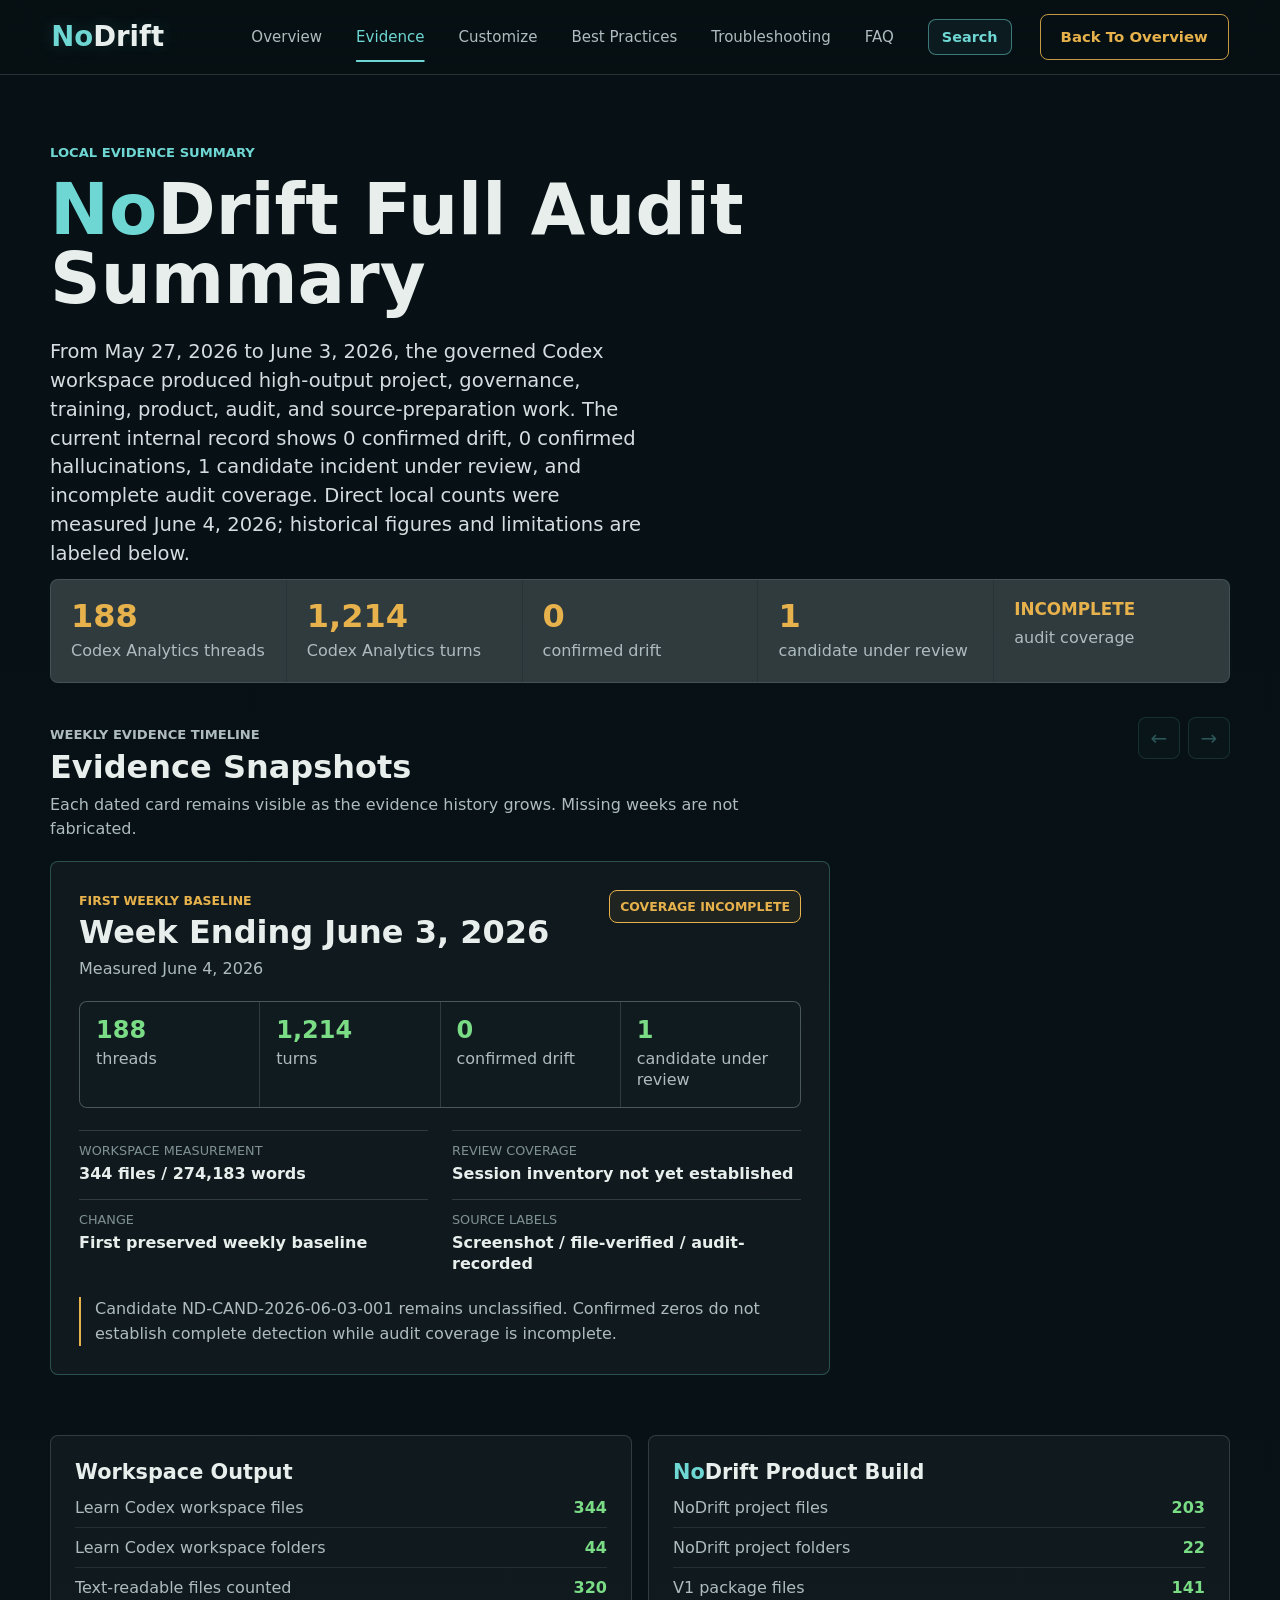
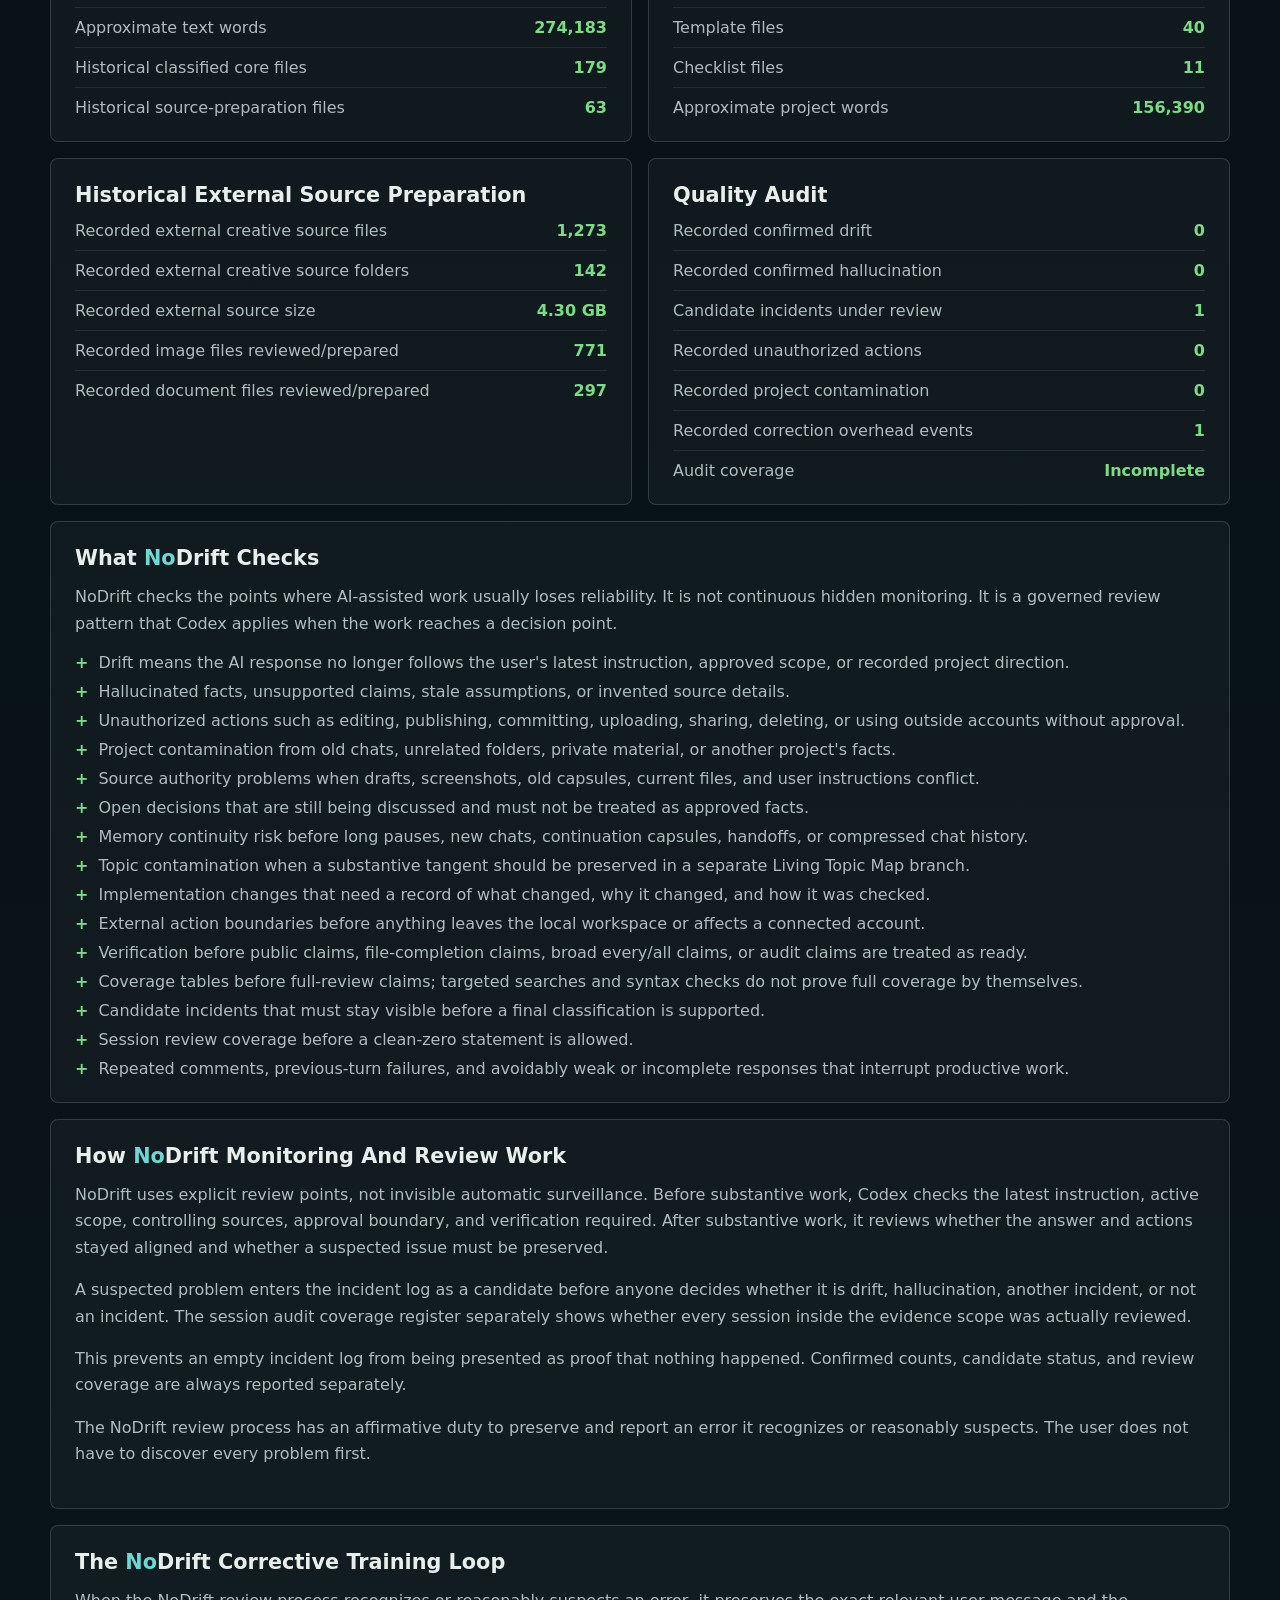
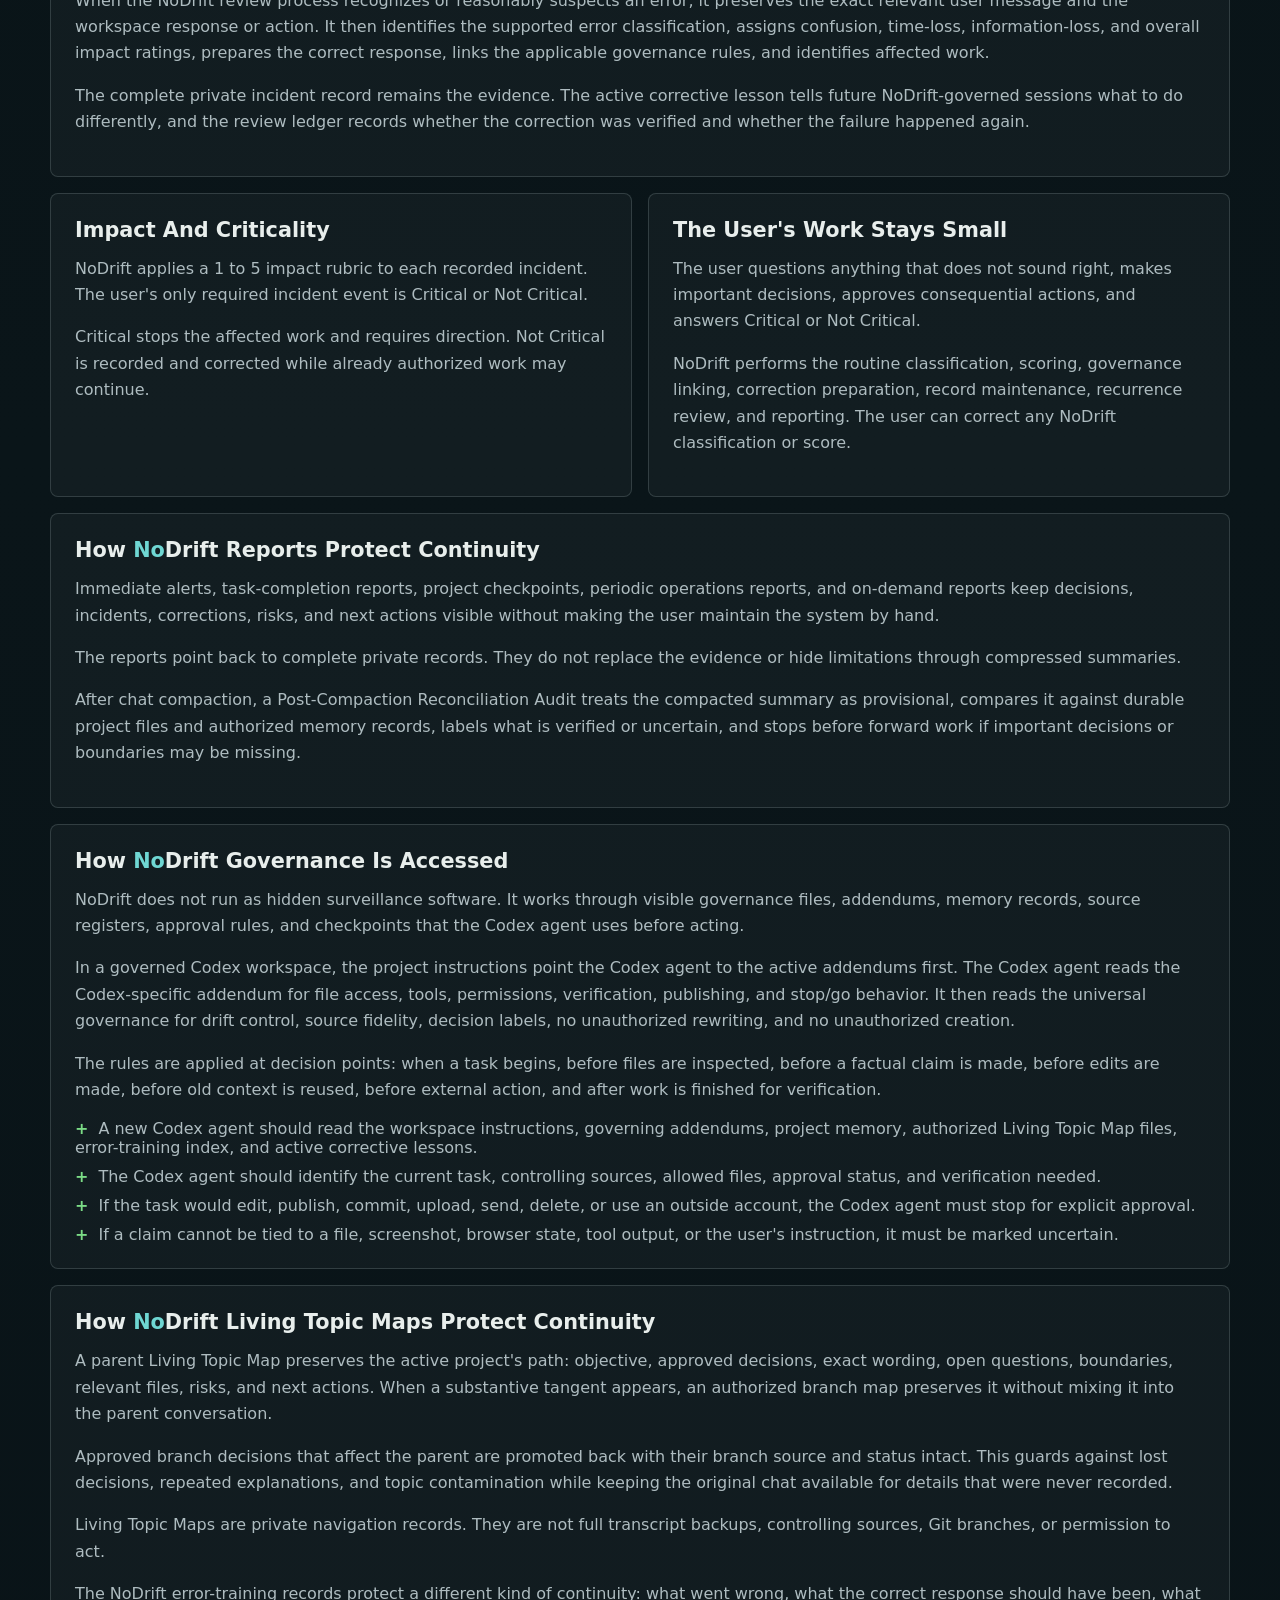
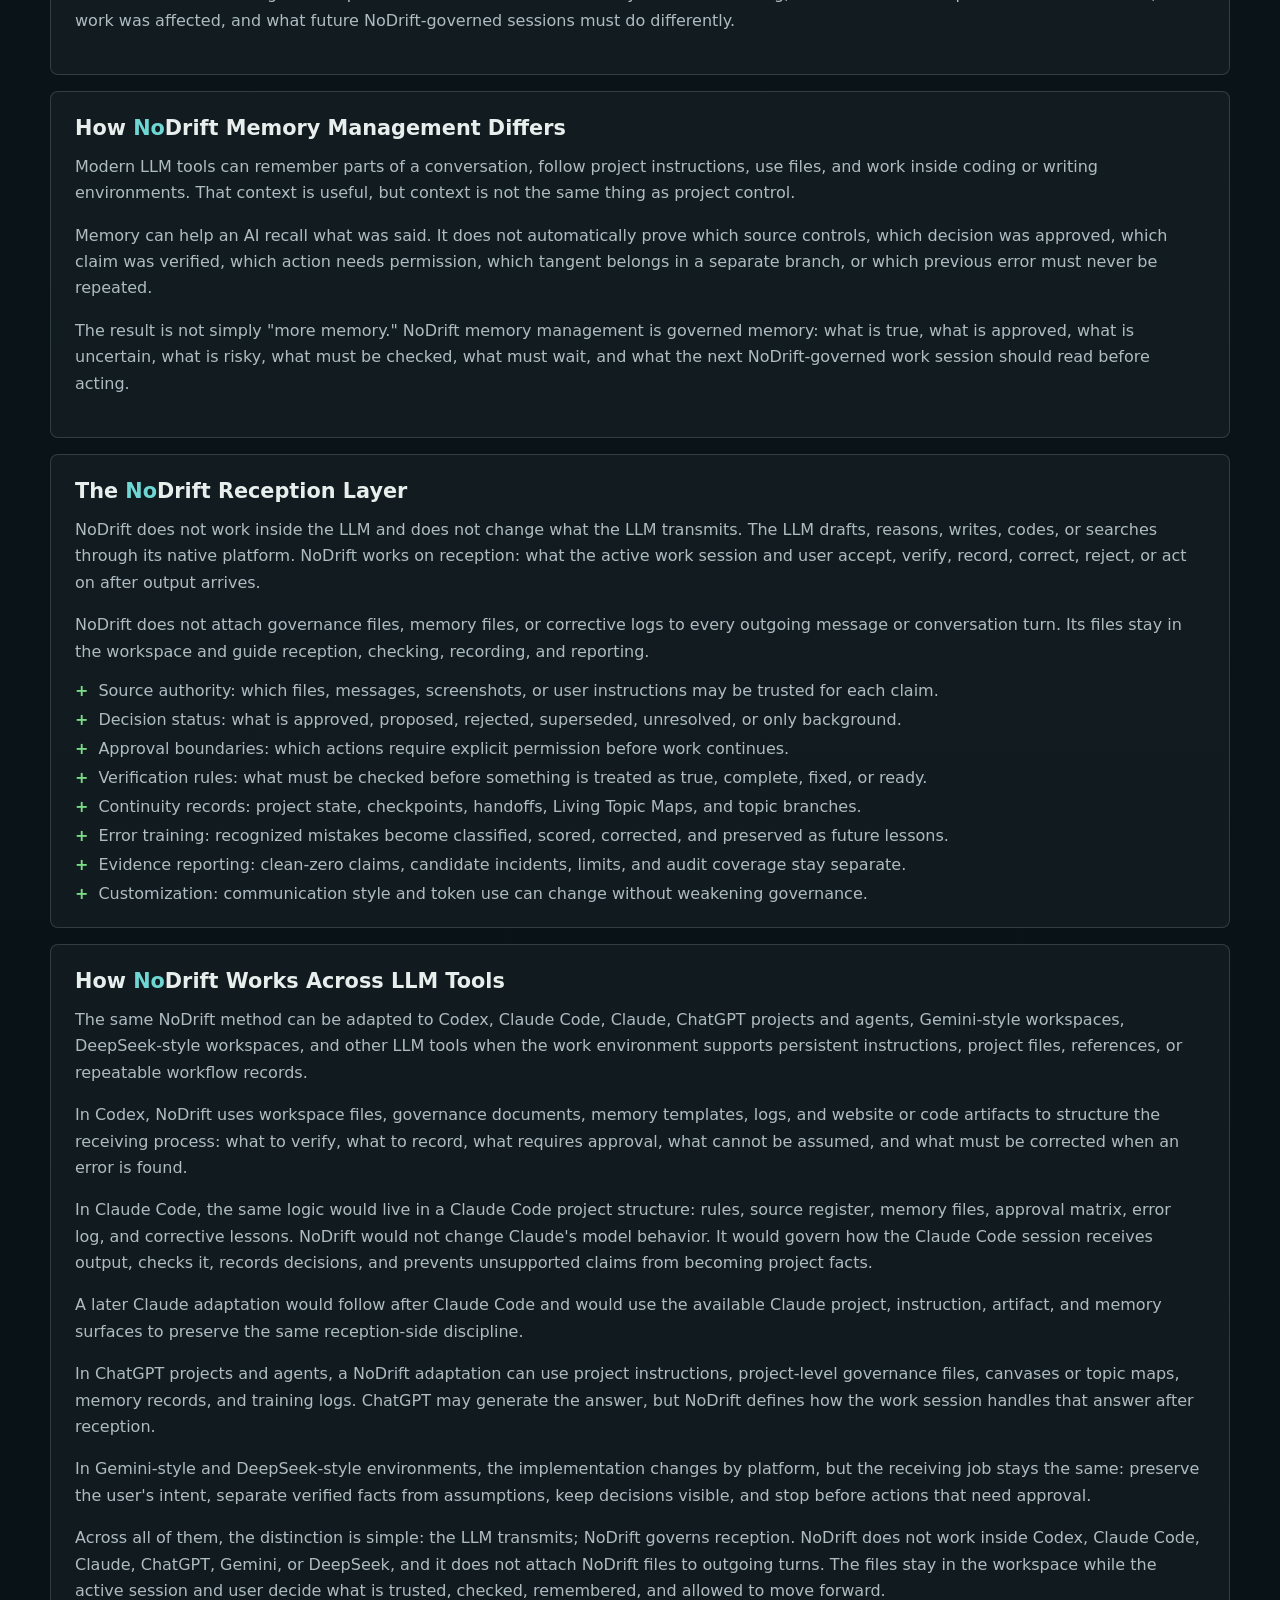
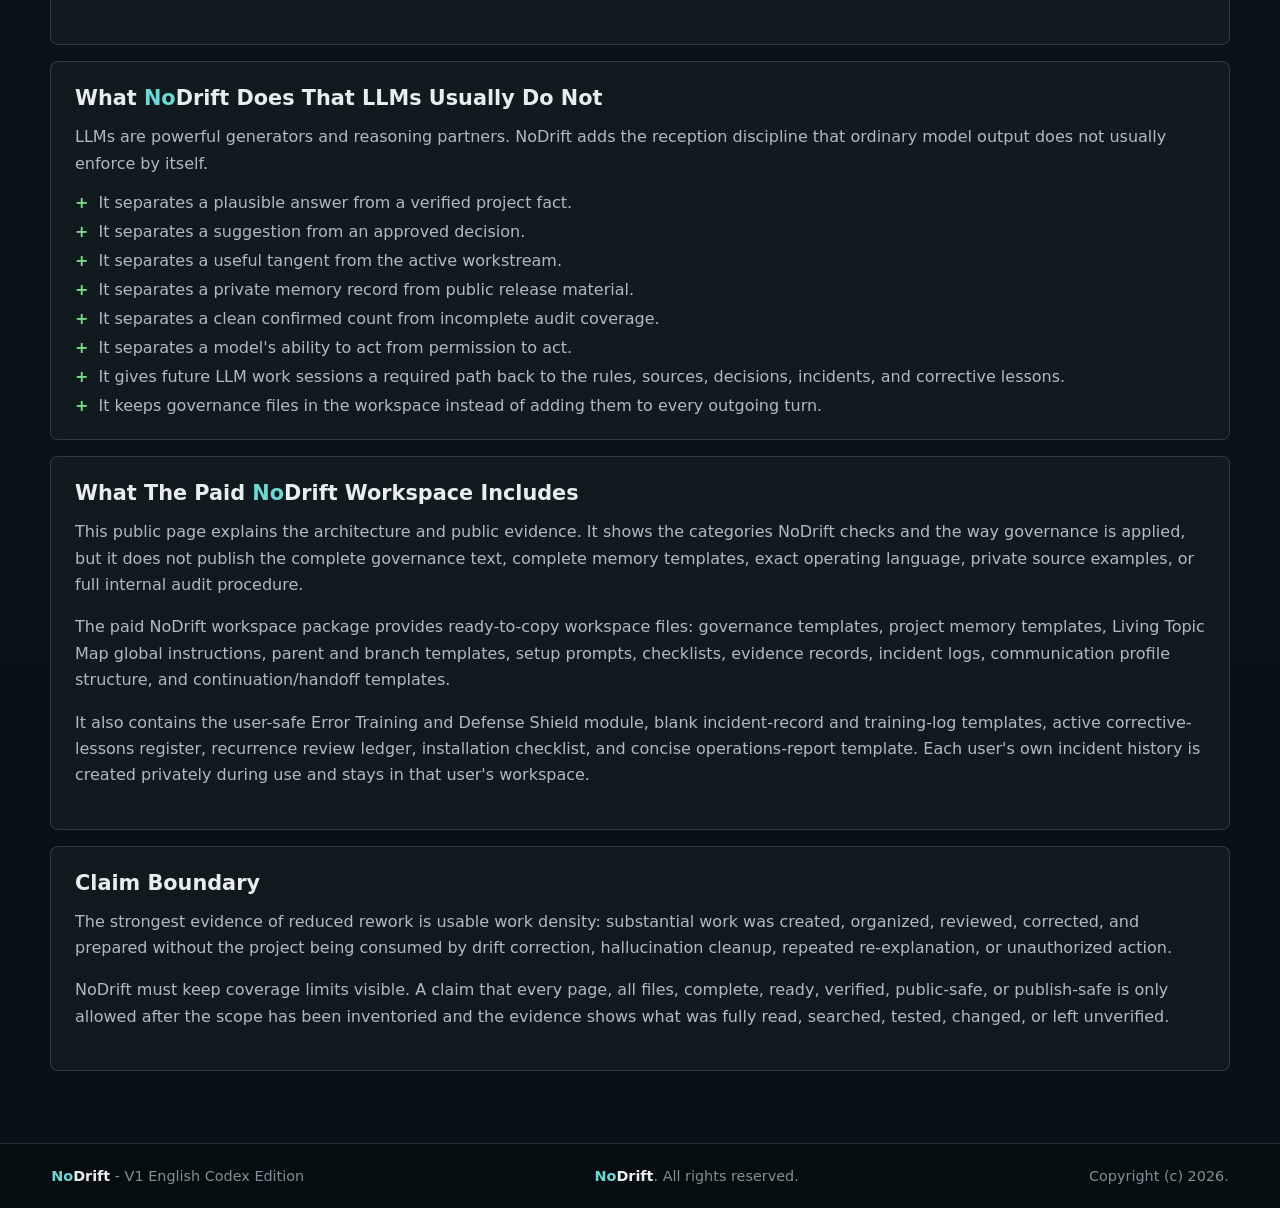
<file: audit-summary.html>
<!doctype html>
<html lang="en">
  <head>
    <meta charset="utf-8" />
    <meta name="viewport" content="width=device-width, initial-scale=1" />
    <title>NoDrift - Full Audit Summary</title>
    <meta
      name="description"
      content="A NoDrift audit summary explaining activity, output, quality metrics, governance access, corrective training, and Living Topic Map continuity."
    />
    <link rel="canonical" href="https://nodriftsolutions.github.io/NoDrift-for-Codex/audit-summary.html" />
    <meta property="og:title" content="NoDrift - Full Audit Summary" />
    <meta
      property="og:description"
      content="A NoDrift audit summary explaining activity, output, quality metrics, governance access, corrective training, and Living Topic Map continuity."
    />
    <meta property="og:type" content="website" />
    <meta property="og:url" content="https://nodriftsolutions.github.io/NoDrift-for-Codex/audit-summary.html" />
    <meta property="og:site_name" content="NoDrift" />
    <meta name="twitter:card" content="summary" />
    <meta name="twitter:title" content="NoDrift - Full Audit Summary" />
    <meta
      name="twitter:description"
      content="A NoDrift audit summary explaining activity, output, quality metrics, governance access, corrective training, and Living Topic Map continuity."
    />
    <link rel="stylesheet" href="styles.css?v=search-presets-1" />
  </head>
  <body>
    <header class="site-header" aria-label="NoDrift audit navigation">
      <a class="brand" href="index.html#top" aria-label="Back to NoDrift home">
        <span class="brand-name"><span class="wordmark-no">No</span><span class="wordmark-drift">Drift</span></span>
      </a>
      <button class="menu-toggle" type="button" aria-controls="site-navigation" aria-expanded="false" data-menu-toggle>
        Menu
      </button>
      <nav id="site-navigation" class="nav-links" aria-label="Evidence links">
        <a href="index.html#top">Overview</a>
        <a class="active" href="audit-summary.html">Evidence</a>
        <a href="customize.html">Customize</a>
        <a href="best-practices.html">Best Practices</a>
        <a href="troubleshooting.html">Troubleshooting</a>
        <a href="index.html#faq">FAQ</a>
      </nav>
      <a class="header-action" href="index.html#top">Back To Overview</a>
    </header>

    <main class="subpage-main">
      <section class="section-shell subpage-hero">
        <p class="eyebrow">Local evidence summary</p>
        <h1><span class="title-wordmark"><span class="wordmark-no">No</span><span class="wordmark-drift">Drift</span></span> Full Audit Summary</h1>
        <p class="hero-subtitle">
          From May 27, 2026 to June 3, 2026, the governed Codex workspace produced high-output project,
          governance, training, product, audit, and source-preparation work. The current internal record shows
          0 confirmed drift, 0 confirmed hallucinations, 1 candidate incident under review, and incomplete audit
          coverage. Direct local counts were measured June 4, 2026; historical figures and limitations are labeled below.
        </p>
      </section>

      <section class="section-shell metric-ribbon" aria-label="Headline audit results">
        <div>
          <strong>188</strong>
          <span>Codex Analytics threads</span>
        </div>
        <div>
          <strong>1,214</strong>
          <span>Codex Analytics turns</span>
        </div>
        <div>
          <strong>0</strong>
          <span>confirmed drift</span>
        </div>
        <div>
          <strong>1</strong>
          <span>candidate under review</span>
        </div>
        <div>
          <strong class="metric-word">Incomplete</strong>
          <span>audit coverage</span>
        </div>
      </section>

      <section id="weekly-evidence" class="section-shell evidence-timeline-section" aria-labelledby="weekly-evidence-title">
        <div class="timeline-heading">
          <div>
            <p class="eyebrow">Weekly evidence timeline</p>
            <h2 id="weekly-evidence-title">Evidence Snapshots</h2>
            <p>Each dated card remains visible as the evidence history grows. Missing weeks are not fabricated.</p>
          </div>
          <div class="timeline-controls" aria-label="Evidence timeline controls">
            <button type="button" aria-label="Previous evidence snapshot" data-carousel-prev disabled>&larr;</button>
            <button type="button" aria-label="Next evidence snapshot" data-carousel-next disabled>&rarr;</button>
          </div>
        </div>
        <div class="evidence-carousel" data-evidence-carousel tabindex="0" aria-label="Weekly evidence snapshots">
          <div class="evidence-carousel-track">
            <article id="snapshot-2026-06-04" class="evidence-snapshot-card" data-evidence-card>
              <div class="snapshot-card-heading">
                <div>
                  <span class="snapshot-kicker">First weekly baseline</span>
                  <h3>Week Ending June 3, 2026</h3>
                  <p>Measured June 4, 2026</p>
                </div>
                <span class="coverage-badge is-incomplete">Coverage incomplete</span>
              </div>
              <div class="snapshot-metric-grid">
                <div><strong>188</strong><span>threads</span></div>
                <div><strong>1,214</strong><span>turns</span></div>
                <div><strong>0</strong><span>confirmed drift</span></div>
                <div><strong>1</strong><span>candidate under review</span></div>
              </div>
              <div class="snapshot-detail-grid">
                <div><span>Workspace measurement</span><strong>344 files / 274,183 words</strong></div>
                <div><span>Review coverage</span><strong>Session inventory not yet established</strong></div>
                <div><span>Change</span><strong>First preserved weekly baseline</strong></div>
                <div><span>Source labels</span><strong>Screenshot / file-verified / audit-recorded</strong></div>
              </div>
              <p class="snapshot-limitation">
                Candidate ND-CAND-2026-06-03-001 remains unclassified. Confirmed zeros do not establish complete
                detection while audit coverage is incomplete.
              </p>
            </article>
          </div>
        </div>
      </section>

      <section class="section-shell proof-page-grid">
        <article class="detail-panel">
          <h2>Workspace Output</h2>
          <dl class="metric-list">
            <div><dt>Learn Codex workspace files</dt><dd>344</dd></div>
            <div><dt>Learn Codex workspace folders</dt><dd>44</dd></div>
            <div><dt>Text-readable files counted</dt><dd>320</dd></div>
            <div><dt>Approximate text words</dt><dd>274,183</dd></div>
            <div><dt>Historical classified core files</dt><dd>179</dd></div>
            <div><dt>Historical source-preparation files</dt><dd>63</dd></div>
          </dl>
        </article>

        <article class="detail-panel">
          <h2><span class="title-wordmark"><span class="wordmark-no">No</span><span class="wordmark-drift">Drift</span></span> Product Build</h2>
          <dl class="metric-list">
            <div><dt>NoDrift project files</dt><dd>203</dd></div>
            <div><dt>NoDrift project folders</dt><dd>22</dd></div>
            <div><dt>V1 package files</dt><dd>141</dd></div>
            <div><dt>Template files</dt><dd>40</dd></div>
            <div><dt>Checklist files</dt><dd>11</dd></div>
            <div><dt>Approximate project words</dt><dd>156,390</dd></div>
          </dl>
        </article>

        <article class="detail-panel">
          <h2>Historical External Source Preparation</h2>
          <dl class="metric-list">
            <div><dt>Recorded external creative source files</dt><dd>1,273</dd></div>
            <div><dt>Recorded external creative source folders</dt><dd>142</dd></div>
            <div><dt>Recorded external source size</dt><dd>4.30 GB</dd></div>
            <div><dt>Recorded image files reviewed/prepared</dt><dd>771</dd></div>
            <div><dt>Recorded document files reviewed/prepared</dt><dd>297</dd></div>
          </dl>
        </article>

        <article class="detail-panel">
          <h2>Quality Audit</h2>
          <dl class="metric-list">
            <div><dt>Recorded confirmed drift</dt><dd>0</dd></div>
            <div><dt>Recorded confirmed hallucination</dt><dd>0</dd></div>
            <div><dt>Candidate incidents under review</dt><dd>1</dd></div>
            <div><dt>Recorded unauthorized actions</dt><dd>0</dd></div>
            <div><dt>Recorded project contamination</dt><dd>0</dd></div>
            <div><dt>Recorded correction overhead events</dt><dd>1</dd></div>
            <div><dt>Audit coverage</dt><dd>Incomplete</dd></div>
          </dl>
        </article>

        <article class="detail-panel span-two">
          <h2>What <span class="title-wordmark"><span class="wordmark-no">No</span><span class="wordmark-drift">Drift</span></span> Checks</h2>
          <p>
            NoDrift checks the points where AI-assisted work usually loses reliability. It is not continuous hidden
            monitoring. It is a governed review pattern that Codex applies when the work reaches a decision point.
          </p>
          <ul class="plain-list">
            <li>Drift means the AI response no longer follows the user's latest instruction, approved scope, or recorded project direction.</li>
            <li>Hallucinated facts, unsupported claims, stale assumptions, or invented source details.</li>
            <li>Unauthorized actions such as editing, publishing, committing, uploading, sharing, deleting, or using outside accounts without approval.</li>
            <li>Project contamination from old chats, unrelated folders, private material, or another project's facts.</li>
            <li>Source authority problems when drafts, screenshots, old capsules, current files, and user instructions conflict.</li>
            <li>Open decisions that are still being discussed and must not be treated as approved facts.</li>
            <li>Memory continuity risk before long pauses, new chats, continuation capsules, handoffs, or compressed chat history.</li>
            <li>Topic contamination when a substantive tangent should be preserved in a separate Living Topic Map branch.</li>
            <li>Implementation changes that need a record of what changed, why it changed, and how it was checked.</li>
            <li>External action boundaries before anything leaves the local workspace or affects a connected account.</li>
            <li>Verification before public claims, file-completion claims, broad every/all claims, or audit claims are treated as ready.</li>
            <li>Coverage tables before full-review claims; targeted searches and syntax checks do not prove full coverage by themselves.</li>
            <li>Candidate incidents that must stay visible before a final classification is supported.</li>
            <li>Session review coverage before a clean-zero statement is allowed.</li>
            <li>Repeated comments, previous-turn failures, and avoidably weak or incomplete responses that interrupt productive work.</li>
          </ul>
        </article>

        <article class="detail-panel span-two">
          <h2>How <span class="title-wordmark"><span class="wordmark-no">No</span><span class="wordmark-drift">Drift</span></span> Monitoring And Review Work</h2>
          <p>
            NoDrift uses explicit review points, not invisible automatic surveillance. Before substantive work, Codex
            checks the latest instruction, active scope, controlling sources, approval boundary, and verification
            required. After substantive work, it reviews whether the answer and actions stayed aligned and whether a
            suspected issue must be preserved.
          </p>
          <p>
            A suspected problem enters the incident log as a candidate before anyone decides whether it is drift,
            hallucination, another incident, or not an incident. The session audit coverage register separately shows
            whether every session inside the evidence scope was actually reviewed.
          </p>
          <p>
            This prevents an empty incident log from being presented as proof that nothing happened. Confirmed counts,
            candidate status, and review coverage are always reported separately.
          </p>
          <p>
            The NoDrift review process has an affirmative duty to preserve and report an error it recognizes or
            reasonably suspects. The user does not have to discover every problem first.
          </p>
        </article>

        <article class="detail-panel span-two">
          <h2>The <span class="title-wordmark"><span class="wordmark-no">No</span><span class="wordmark-drift">Drift</span></span> Corrective Training Loop</h2>
          <p>
            When the NoDrift review process recognizes or reasonably suspects an error, it preserves the exact relevant
            user message and the workspace response or action. It then identifies the supported error classification,
            assigns confusion, time-loss, information-loss, and overall impact ratings, prepares the correct response,
            links the applicable governance rules, and identifies affected work.
          </p>
          <p>
            The complete private incident record remains the evidence. The active corrective lesson tells future
            NoDrift-governed sessions what to do differently, and the review ledger records whether the correction was
            verified and whether the failure happened again.
          </p>
        </article>

        <article class="detail-panel">
          <h2>Impact And Criticality</h2>
          <p>
            NoDrift applies a 1 to 5 impact rubric to each recorded incident. The user's only required incident
            event is Critical or Not Critical.
          </p>
          <p>
            Critical stops the affected work and requires direction. Not Critical is recorded and corrected while
            already authorized work may continue.
          </p>
        </article>

        <article class="detail-panel">
          <h2>The User's Work Stays Small</h2>
          <p>
            The user questions anything that does not sound right, makes important decisions, approves consequential
            actions, and answers Critical or Not Critical.
          </p>
          <p>
            NoDrift performs the routine classification, scoring, governance linking, correction preparation, record
            maintenance, recurrence review, and reporting. The user can correct any NoDrift classification or score.
          </p>
        </article>

        <article class="detail-panel span-two">
          <h2>How <span class="title-wordmark"><span class="wordmark-no">No</span><span class="wordmark-drift">Drift</span></span> Reports Protect Continuity</h2>
          <p>
            Immediate alerts, task-completion reports, project checkpoints, periodic operations reports, and on-demand
            reports keep decisions, incidents, corrections, risks, and next actions visible without making the user
            maintain the system by hand.
          </p>
          <p>
            The reports point back to complete private records. They do not replace the evidence or hide limitations
            through compressed summaries.
          </p>
          <p>
            After chat compaction, a Post-Compaction Reconciliation Audit treats the compacted summary as provisional,
            compares it against durable project files and authorized memory records, labels what is verified or
            uncertain, and stops before forward work if important decisions or boundaries may be missing.
          </p>
        </article>

        <article class="detail-panel span-two">
          <h2>How <span class="title-wordmark"><span class="wordmark-no">No</span><span class="wordmark-drift">Drift</span></span> Governance Is Accessed</h2>
          <p>
            NoDrift does not run as hidden surveillance software. It works through visible governance files,
            addendums, memory records, source registers, approval rules, and checkpoints that the Codex agent uses
            before acting.
          </p>
          <p>
            In a governed Codex workspace, the project instructions point the Codex agent to the active addendums
            first. The Codex agent reads the Codex-specific addendum for file access, tools, permissions,
            verification, publishing, and stop/go behavior. It then reads the universal governance for drift control,
            source fidelity, decision
            labels, no unauthorized rewriting, and no unauthorized creation.
          </p>
          <p>
            The rules are applied at decision points: when a task begins, before files are inspected, before a
            factual claim is made, before edits are made, before old context is reused, before external action, and
            after work is finished for verification.
          </p>
          <ul class="plain-list">
            <li>A new Codex agent should read the workspace instructions, governing addendums, project memory, authorized Living Topic Map files, error-training index, and active corrective lessons.</li>
            <li>The Codex agent should identify the current task, controlling sources, allowed files, approval status, and verification needed.</li>
            <li>If the task would edit, publish, commit, upload, send, delete, or use an outside account, the Codex agent must stop for explicit approval.</li>
            <li>If a claim cannot be tied to a file, screenshot, browser state, tool output, or the user's instruction, it must be marked uncertain.</li>
          </ul>
        </article>

        <article class="detail-panel span-two">
          <h2>How <span class="title-wordmark"><span class="wordmark-no">No</span><span class="wordmark-drift">Drift</span></span> Living Topic Maps Protect Continuity</h2>
          <p>
            A parent Living Topic Map preserves the active project's path: objective, approved decisions, exact
            wording, open questions, boundaries, relevant files, risks, and next actions. When a substantive tangent
            appears, an authorized branch map preserves it without mixing it into the parent conversation.
          </p>
          <p>
            Approved branch decisions that affect the parent are promoted back with their branch source and status
            intact. This guards against lost decisions, repeated explanations, and topic contamination while keeping
            the original chat available for details that were never recorded.
          </p>
          <p>
            Living Topic Maps are private navigation records. They are not full transcript backups, controlling
            sources, Git branches, or permission to act.
          </p>
          <p>
            The NoDrift error-training records protect a different kind of continuity: what went wrong, what the
            correct response should have been, what work was affected, and what future NoDrift-governed sessions must
            do differently.
          </p>
        </article>

        <article class="detail-panel span-two">
          <h2>How <span class="title-wordmark"><span class="wordmark-no">No</span><span class="wordmark-drift">Drift</span></span> Memory Management Differs</h2>
          <p>
            Modern LLM tools can remember parts of a conversation, follow project instructions, use files, and work
            inside coding or writing environments. That context is useful, but context is not the same thing as project
            control.
          </p>
          <p>
            Memory can help an AI recall what was said. It does not automatically prove which source controls, which
            decision was approved, which claim was verified, which action needs permission, which tangent belongs in a
            separate branch, or which previous error must never be repeated.
          </p>
          <p>
            The result is not simply "more memory." NoDrift memory management is governed memory: what is true, what
            is approved, what is uncertain, what is risky, what must be checked, what must wait, and what the next
            NoDrift-governed work session should read before acting.
          </p>
        </article>

        <article class="detail-panel span-two">
          <h2>The <span class="title-wordmark"><span class="wordmark-no">No</span><span class="wordmark-drift">Drift</span></span> Reception Layer</h2>
          <p>
            NoDrift does not work inside the LLM and does not change what the LLM transmits. The LLM drafts, reasons,
            writes, codes, or searches through its native platform. NoDrift works on reception: what the active work
            session and user accept, verify, record, correct, reject, or act on after output arrives.
          </p>
          <p>
            NoDrift does not attach governance files, memory files, or corrective logs to every outgoing message or
            conversation turn. Its files stay in the workspace and guide reception, checking, recording, and reporting.
          </p>
          <ul class="plain-list">
            <li>Source authority: which files, messages, screenshots, or user instructions may be trusted for each claim.</li>
            <li>Decision status: what is approved, proposed, rejected, superseded, unresolved, or only background.</li>
            <li>Approval boundaries: which actions require explicit permission before work continues.</li>
            <li>Verification rules: what must be checked before something is treated as true, complete, fixed, or ready.</li>
            <li>Continuity records: project state, checkpoints, handoffs, Living Topic Maps, and topic branches.</li>
            <li>Error training: recognized mistakes become classified, scored, corrected, and preserved as future lessons.</li>
            <li>Evidence reporting: clean-zero claims, candidate incidents, limits, and audit coverage stay separate.</li>
            <li>Customization: communication style and token use can change without weakening governance.</li>
          </ul>
        </article>

        <article class="detail-panel span-two">
          <h2>How <span class="title-wordmark"><span class="wordmark-no">No</span><span class="wordmark-drift">Drift</span></span> Works Across LLM Tools</h2>
          <p>
            The same NoDrift method can be adapted to Codex, Claude Code, Claude, ChatGPT projects and agents, Gemini-style
            workspaces, DeepSeek-style workspaces, and other LLM tools when the work environment supports persistent
            instructions, project files, references, or repeatable workflow records.
          </p>
          <p>
            In Codex, NoDrift uses workspace files, governance documents, memory templates, logs, and website or code
            artifacts to structure the receiving process: what to verify, what to record, what requires approval, what
            cannot be assumed, and what must be corrected when an error is found.
          </p>
          <p>
            In Claude Code, the same logic would live in a Claude Code project structure: rules, source register, memory
            files, approval matrix, error log, and corrective lessons. NoDrift would not change Claude's model behavior.
            It would govern how the Claude Code session receives output, checks it, records decisions, and prevents
            unsupported claims from becoming project facts.
          </p>
          <p>
            A later Claude adaptation would follow after Claude Code and would use the available Claude project,
            instruction, artifact, and memory surfaces to preserve the same reception-side discipline.
          </p>
          <p>
            In ChatGPT projects and agents, a NoDrift adaptation can use project instructions, project-level governance
            files, canvases or topic maps, memory records, and training logs. ChatGPT may generate the answer, but
            NoDrift defines how the work session handles that answer after reception.
          </p>
          <p>
            In Gemini-style and DeepSeek-style environments, the implementation changes by platform, but the receiving
            job stays the same: preserve the user's intent, separate verified facts from assumptions, keep decisions
            visible, and stop before actions that need approval.
          </p>
          <p>
            Across all of them, the distinction is simple: the LLM transmits; NoDrift governs reception. NoDrift does
            not work inside Codex, Claude Code, Claude, ChatGPT, Gemini, or DeepSeek, and it does not attach NoDrift files to
            outgoing turns. The files stay in the workspace while the active session and user decide what is trusted,
            checked, remembered, and allowed to move forward.
          </p>
        </article>

        <article class="detail-panel span-two">
          <h2>What <span class="title-wordmark"><span class="wordmark-no">No</span><span class="wordmark-drift">Drift</span></span> Does That LLMs Usually Do Not</h2>
          <p>
            LLMs are powerful generators and reasoning partners. NoDrift adds the reception discipline that ordinary
            model output does not usually enforce by itself.
          </p>
          <ul class="plain-list">
            <li>It separates a plausible answer from a verified project fact.</li>
            <li>It separates a suggestion from an approved decision.</li>
            <li>It separates a useful tangent from the active workstream.</li>
            <li>It separates a private memory record from public release material.</li>
            <li>It separates a clean confirmed count from incomplete audit coverage.</li>
            <li>It separates a model's ability to act from permission to act.</li>
            <li>It gives future LLM work sessions a required path back to the rules, sources, decisions, incidents, and corrective lessons.</li>
            <li>It keeps governance files in the workspace instead of adding them to every outgoing turn.</li>
          </ul>
        </article>

        <article class="detail-panel span-two">
          <h2>What The Paid <span class="title-wordmark"><span class="wordmark-no">No</span><span class="wordmark-drift">Drift</span></span> Workspace Includes</h2>
          <p>
            This public page explains the architecture and public evidence. It shows the categories NoDrift checks
            and the way governance is applied, but it does not publish the complete governance text, complete memory
            templates, exact operating language, private source examples, or full internal audit procedure.
          </p>
          <p>
            The paid NoDrift workspace package provides ready-to-copy workspace files: governance templates, project
            memory templates, Living Topic Map global instructions, parent and branch templates, setup prompts,
            checklists, evidence records, incident logs, communication profile structure, and continuation/handoff
            templates.
          </p>
          <p>
            It also contains the user-safe Error Training and Defense Shield module, blank incident-record and
            training-log templates, active corrective-lessons register, recurrence review ledger, installation
            checklist, and concise operations-report template. Each user's own incident history is created privately
            during use and stays in that user's workspace.
          </p>
        </article>

        <article class="detail-panel span-two">
          <h2>Claim Boundary</h2>
          <p>
            The strongest evidence of reduced rework is usable work density: substantial work was created, organized,
            reviewed, corrected, and prepared without the project being consumed by drift correction, hallucination
            cleanup, repeated re-explanation, or unauthorized action.
          </p>
          <p>
            NoDrift must keep coverage limits visible. A claim that every page, all files, complete, ready,
            verified, public-safe, or publish-safe is only allowed after the scope has been inventoried and the
            evidence shows what was fully read, searched, tested, changed, or left unverified.
          </p>
        </article>
      </section>
    </main>

    <footer class="site-footer">
      <span><span class="title-wordmark"><span class="wordmark-no">No</span><span class="wordmark-drift">Drift</span></span> - V1 English Codex Edition</span>
      <span><span class="title-wordmark"><span class="wordmark-no">No</span><span class="wordmark-drift">Drift</span></span>. All rights reserved.</span>
      <span>Copyright (c) 2026.</span>
    </footer>
    <div class="toast" role="status" aria-live="polite" aria-atomic="true"></div>
    <script src="script.js?v=search-presets-3"></script>
  </body>
</html>
</file>
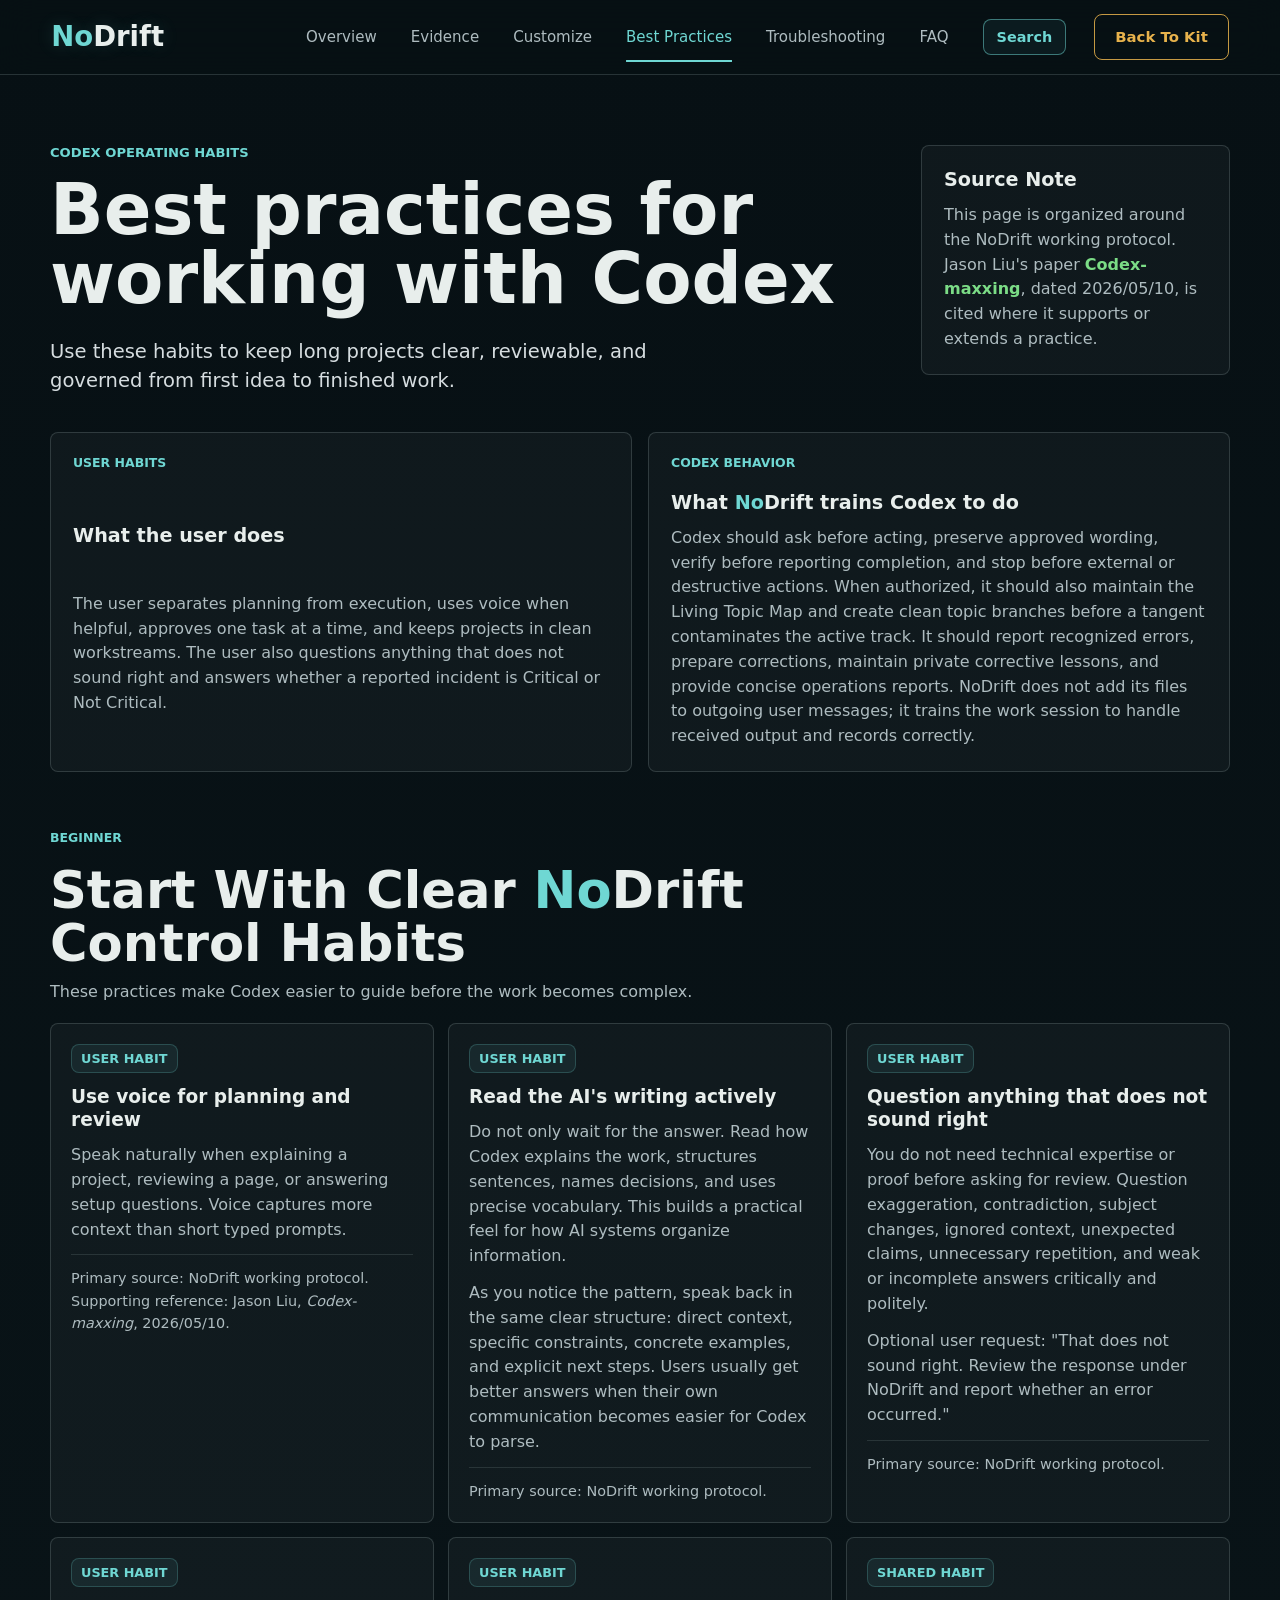
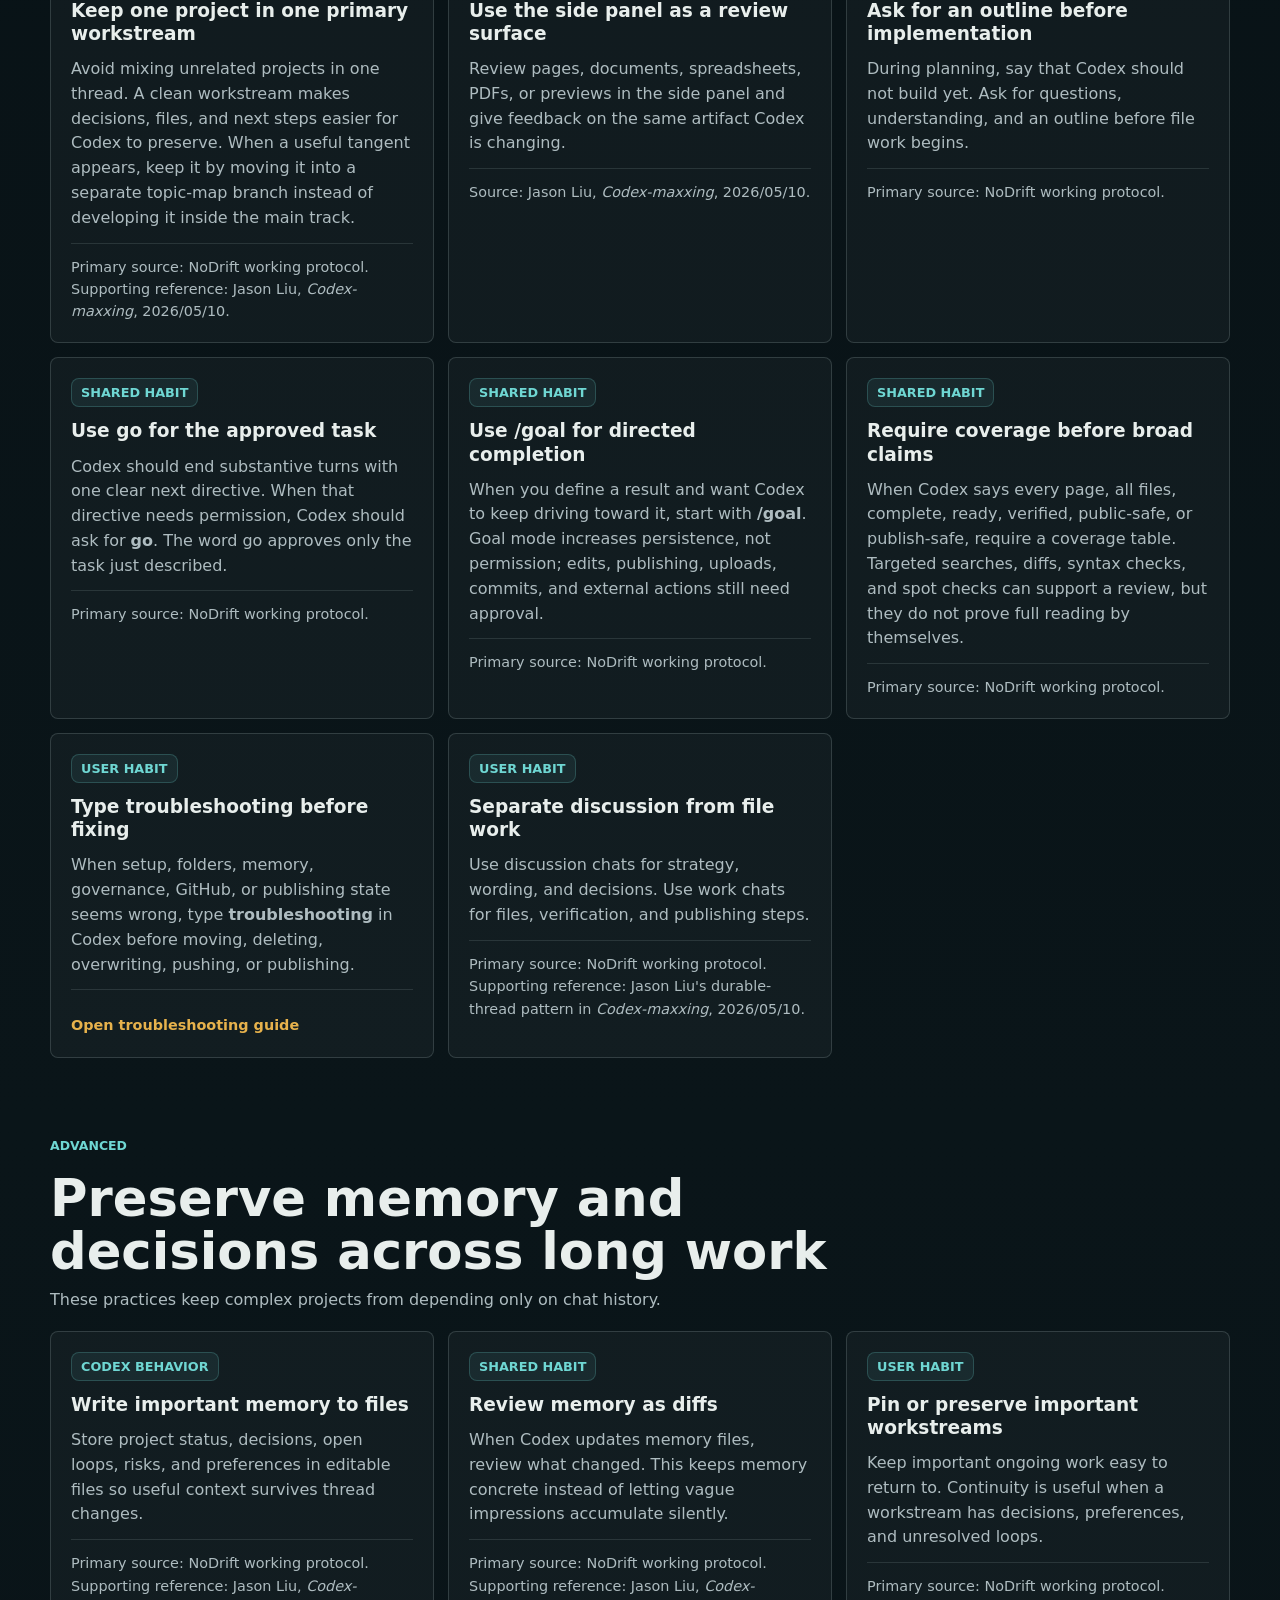
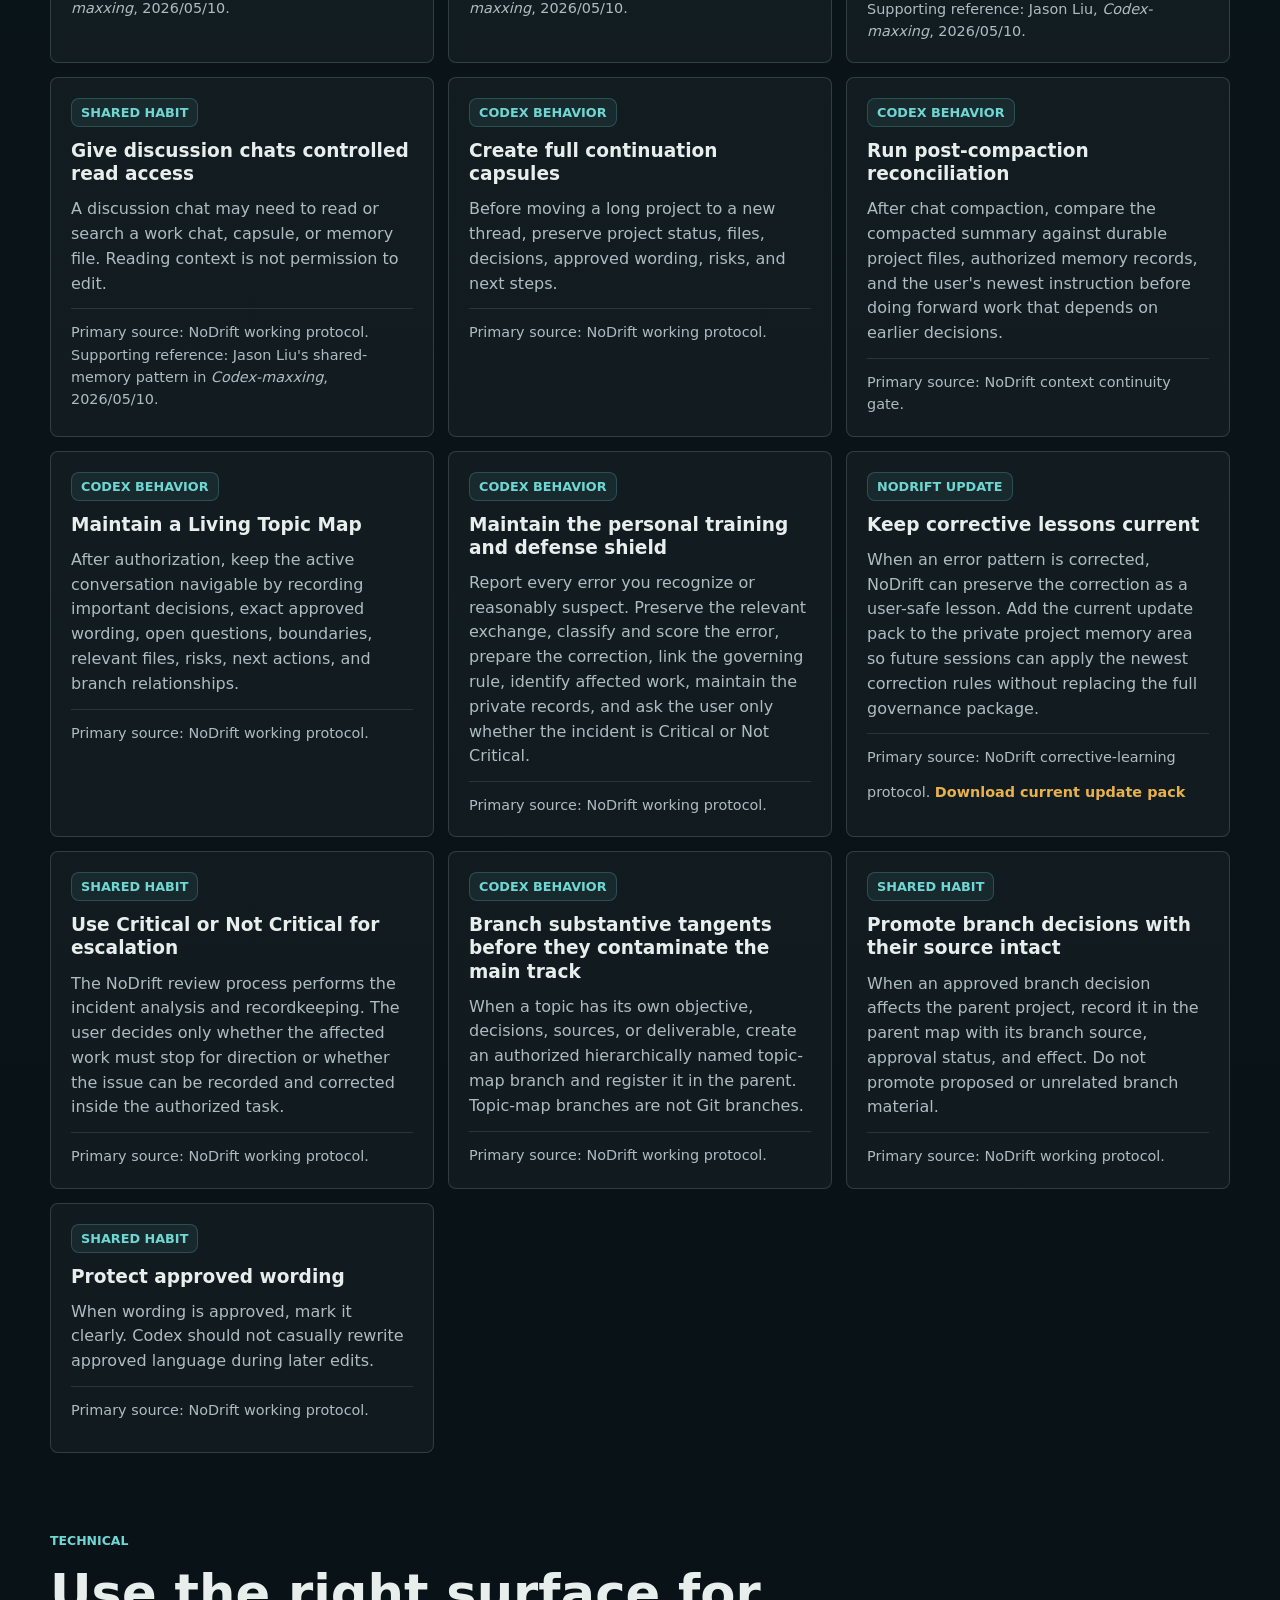
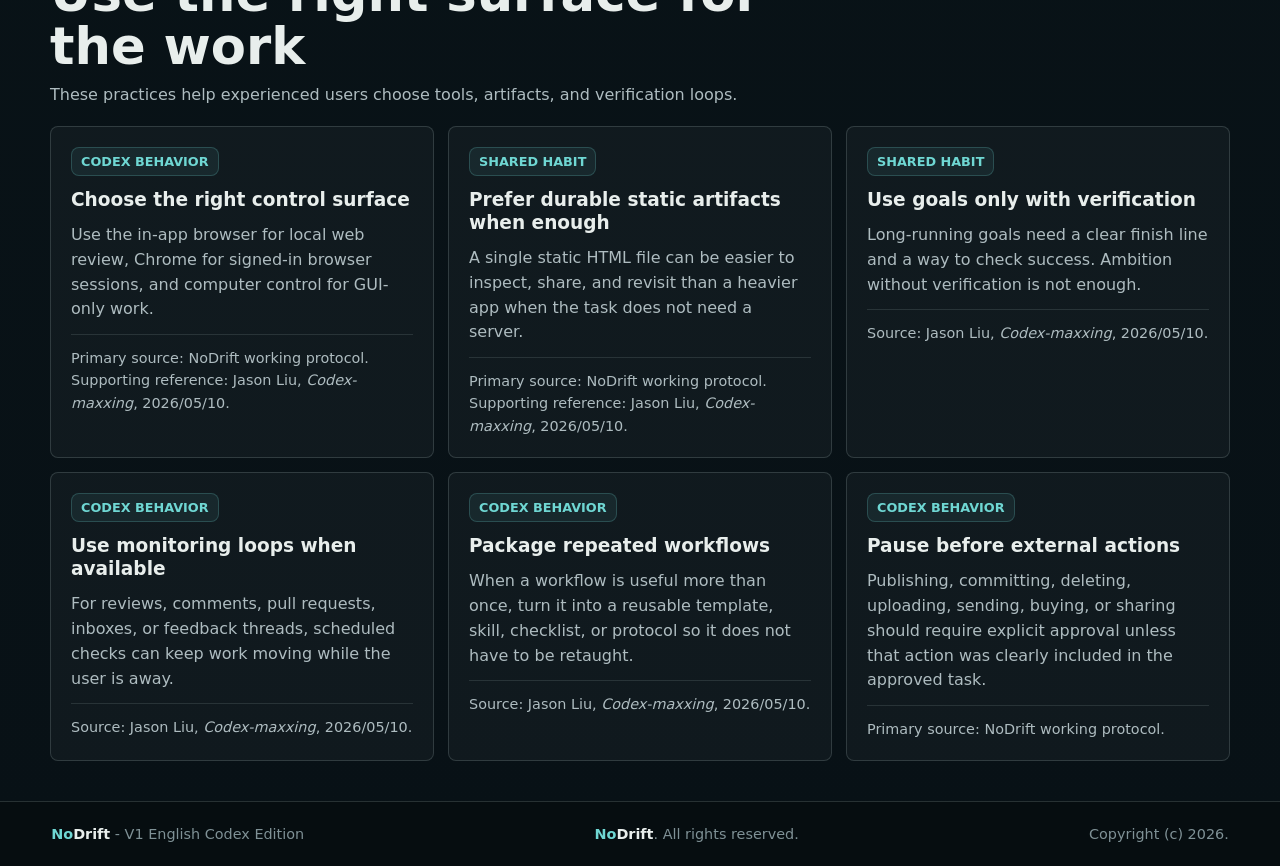
<file: best-practices.html>
<!doctype html>
<html lang="en">
  <head>
    <meta charset="utf-8" />
    <meta name="viewport" content="width=device-width, initial-scale=1" />
    <title>NoDrift - Codex Best Practices</title>
    <meta
      name="description"
      content="Best practices for using Codex with NoDrift, including corrective training, Living Topic Maps, topic branches, memory, and governed long-form AI work."
    />
    <link rel="canonical" href="https://nodriftsolutions.github.io/NoDrift-for-Codex/best-practices.html" />
    <meta property="og:title" content="NoDrift - Codex Best Practices" />
    <meta
      property="og:description"
      content="Beginner, advanced, and technical practices for corrective training, Living Topic Maps, clean branches, governed memory, and reviewable Codex work."
    />
    <meta property="og:type" content="website" />
    <meta property="og:url" content="https://nodriftsolutions.github.io/NoDrift-for-Codex/best-practices.html" />
    <meta property="og:site_name" content="NoDrift" />
    <meta name="twitter:card" content="summary" />
    <meta name="twitter:title" content="NoDrift - Codex Best Practices" />
    <meta
      name="twitter:description"
      content="Beginner, advanced, and technical practices for corrective training, Living Topic Maps, clean branches, governed memory, and reviewable Codex work."
    />
    <link rel="stylesheet" href="styles.css?v=search-presets-1" />
  </head>
  <body>
    <header class="site-header" aria-label="NoDrift best practices navigation">
      <a class="brand" href="index.html#top" aria-label="Back to NoDrift home">
        <span class="brand-name"><span class="wordmark-no">No</span><span class="wordmark-drift">Drift</span></span>
      </a>
      <button class="menu-toggle" type="button" aria-controls="site-navigation" aria-expanded="false" data-menu-toggle>
        Menu
      </button>
      <nav id="site-navigation" class="nav-links" aria-label="Best practices links">
        <a href="index.html#top">Overview</a>
        <a href="audit-summary.html">Evidence</a>
        <a href="customize.html">Customize</a>
        <a class="active" href="best-practices.html">Best Practices</a>
        <a href="troubleshooting.html">Troubleshooting</a>
        <a href="index.html#faq">FAQ</a>
      </nav>
      <a class="header-action" href="index.html#included">Back To Kit</a>
    </header>

    <main class="subpage-main">
      <section class="section-shell subpage-hero best-practices-hero">
        <div>
          <p class="eyebrow">Codex operating habits</p>
          <h1>Best practices for working with Codex</h1>
          <p class="hero-subtitle">
            Use these habits to keep long projects clear, reviewable, and governed from first idea to finished work.
          </p>
        </div>
        <aside class="source-note" aria-label="Source note">
          <h2>Source Note</h2>
          <p>
            This page is organized around the NoDrift working protocol. Jason Liu's paper
            <strong>Codex-maxxing</strong>, dated 2026/05/10, is cited where it supports or extends a practice.
          </p>
        </aside>
      </section>

      <section class="section-shell responsibility-grid" aria-label="Who does what">
        <article>
          <span class="group-label">User habits</span>
          <h2>What the user does</h2>
          <p>
            The user separates planning from execution, uses voice when helpful, approves one task at a time, and keeps
            projects in clean workstreams. The user also questions anything that does not sound right and answers
            whether a reported incident is Critical or Not Critical.
          </p>
        </article>
        <article>
          <span class="group-label">Codex behavior</span>
          <h2>What <span class="title-wordmark"><span class="wordmark-no">No</span><span class="wordmark-drift">Drift</span></span> trains Codex to do</h2>
          <p>
            Codex should ask before acting, preserve approved wording, verify before reporting completion, and stop
            before external or destructive actions. When authorized, it should also maintain the Living Topic Map and
            create clean topic branches before a tangent contaminates the active track. It should report recognized
            errors, prepare corrections, maintain private corrective lessons, and provide concise operations reports.
            NoDrift does not add its files to outgoing user messages; it trains the work session to handle received
            output and records correctly.
          </p>
        </article>
      </section>

      <section class="section-shell practice-section" aria-labelledby="beginner-heading">
        <div class="practice-section-heading">
          <span class="group-label">Beginner</span>
          <h2 id="beginner-heading">Start With Clear <span class="title-wordmark"><span class="wordmark-no">No</span><span class="wordmark-drift">Drift</span></span> Control Habits</h2>
          <p>These practices make Codex easier to guide before the work becomes complex.</p>
        </div>

        <div class="practice-grid">
          <article class="practice-card">
            <span class="practice-owner">User habit</span>
            <h3>Use voice for planning and review</h3>
            <p>
              Speak naturally when explaining a project, reviewing a page, or answering setup questions. Voice captures
              more context than short typed prompts.
            </p>
            <p class="practice-citation">Primary source: NoDrift working protocol. Supporting reference: Jason Liu, <cite>Codex-maxxing</cite>, 2026/05/10.</p>
          </article>

          <article class="practice-card">
            <span class="practice-owner">User habit</span>
            <h3>Read the AI's writing actively</h3>
            <p>
              Do not only wait for the answer. Read how Codex explains the work, structures sentences, names decisions,
              and uses precise vocabulary. This builds a practical feel for how AI systems organize information.
            </p>
            <p>
              As you notice the pattern, speak back in the same clear structure: direct context, specific constraints,
              concrete examples, and explicit next steps. Users usually get better answers when their own communication
              becomes easier for Codex to parse.
            </p>
            <p class="practice-citation">Primary source: NoDrift working protocol.</p>
          </article>

          <article class="practice-card">
            <span class="practice-owner">User habit</span>
            <h3>Question anything that does not sound right</h3>
            <p>
              You do not need technical expertise or proof before asking for review. Question exaggeration,
              contradiction, subject changes, ignored context, unexpected claims, unnecessary repetition, and weak or
              incomplete answers critically and politely.
            </p>
            <p>
              Optional user request: "That does not sound right. Review the response under NoDrift and report whether an error occurred."
            </p>
            <p class="practice-citation">Primary source: NoDrift working protocol.</p>
          </article>

          <article class="practice-card">
            <span class="practice-owner">User habit</span>
            <h3>Keep one project in one primary workstream</h3>
            <p>
              Avoid mixing unrelated projects in one thread. A clean workstream makes decisions, files, and next steps
              easier for Codex to preserve. When a useful tangent appears, keep it by moving it into a separate
              topic-map branch instead of developing it inside the main track.
            </p>
            <p class="practice-citation">Primary source: NoDrift working protocol. Supporting reference: Jason Liu, <cite>Codex-maxxing</cite>, 2026/05/10.</p>
          </article>

          <article class="practice-card">
            <span class="practice-owner">User habit</span>
            <h3>Use the side panel as a review surface</h3>
            <p>
              Review pages, documents, spreadsheets, PDFs, or previews in the side panel and give feedback on the same
              artifact Codex is changing.
            </p>
            <p class="practice-citation">Source: Jason Liu, <cite>Codex-maxxing</cite>, 2026/05/10.</p>
          </article>

          <article class="practice-card">
            <span class="practice-owner">Shared habit</span>
            <h3>Ask for an outline before implementation</h3>
            <p>
              During planning, say that Codex should not build yet. Ask for questions, understanding, and an outline
              before file work begins.
            </p>
            <p class="practice-citation">Primary source: NoDrift working protocol.</p>
          </article>

          <article class="practice-card">
            <span class="practice-owner">Shared habit</span>
            <h3>Use go for the approved task</h3>
            <p>
              Codex should end substantive turns with one clear next directive. When that directive needs permission,
              Codex should ask for <strong>go</strong>. The word go approves only the task just described.
            </p>
            <p class="practice-citation">Primary source: NoDrift working protocol.</p>
          </article>

          <article class="practice-card">
            <span class="practice-owner">Shared habit</span>
            <h3>Use /goal for directed completion</h3>
            <p>
              When you define a result and want Codex to keep driving toward it, start with <strong>/goal</strong>.
              Goal mode increases persistence, not permission; edits, publishing, uploads, commits, and external
              actions still need approval.
            </p>
            <p class="practice-citation">Primary source: NoDrift working protocol.</p>
          </article>

          <article class="practice-card">
            <span class="practice-owner">Shared habit</span>
            <h3>Require coverage before broad claims</h3>
            <p>
              When Codex says every page, all files, complete, ready, verified, public-safe, or publish-safe,
              require a coverage table. Targeted searches, diffs, syntax checks, and spot checks can support a
              review, but they do not prove full reading by themselves.
            </p>
            <p class="practice-citation">Primary source: NoDrift working protocol.</p>
          </article>

          <article class="practice-card">
            <span class="practice-owner">User habit</span>
            <h3>Type troubleshooting before fixing</h3>
            <p>
              When setup, folders, memory, governance, GitHub, or publishing state seems wrong, type
              <strong>troubleshooting</strong> in Codex before moving, deleting, overwriting, pushing, or publishing.
            </p>
            <p class="practice-citation"><a class="card-link" href="troubleshooting.html">Open troubleshooting guide</a></p>
          </article>

          <article class="practice-card">
            <span class="practice-owner">User habit</span>
            <h3>Separate discussion from file work</h3>
            <p>
              Use discussion chats for strategy, wording, and decisions. Use work chats for files, verification, and
              publishing steps.
            </p>
            <p class="practice-citation">Primary source: NoDrift working protocol. Supporting reference: Jason Liu's durable-thread pattern in <cite>Codex-maxxing</cite>, 2026/05/10.</p>
          </article>
        </div>
      </section>

      <section class="section-shell practice-section" aria-labelledby="advanced-heading">
        <div class="practice-section-heading">
          <span class="group-label">Advanced</span>
          <h2 id="advanced-heading">Preserve memory and decisions across long work</h2>
          <p>These practices keep complex projects from depending only on chat history.</p>
        </div>

        <div class="practice-grid">
          <article class="practice-card">
            <span class="practice-owner">Codex behavior</span>
            <h3>Write important memory to files</h3>
            <p>
              Store project status, decisions, open loops, risks, and preferences in editable files so useful context
              survives thread changes.
            </p>
            <p class="practice-citation">Primary source: NoDrift working protocol. Supporting reference: Jason Liu, <cite>Codex-maxxing</cite>, 2026/05/10.</p>
          </article>

          <article class="practice-card">
            <span class="practice-owner">Shared habit</span>
            <h3>Review memory as diffs</h3>
            <p>
              When Codex updates memory files, review what changed. This keeps memory concrete instead of letting vague
              impressions accumulate silently.
            </p>
            <p class="practice-citation">Primary source: NoDrift working protocol. Supporting reference: Jason Liu, <cite>Codex-maxxing</cite>, 2026/05/10.</p>
          </article>

          <article class="practice-card">
            <span class="practice-owner">User habit</span>
            <h3>Pin or preserve important workstreams</h3>
            <p>
              Keep important ongoing work easy to return to. Continuity is useful when a workstream has decisions,
              preferences, and unresolved loops.
            </p>
            <p class="practice-citation">Primary source: NoDrift working protocol. Supporting reference: Jason Liu, <cite>Codex-maxxing</cite>, 2026/05/10.</p>
          </article>

          <article class="practice-card">
            <span class="practice-owner">Shared habit</span>
            <h3>Give discussion chats controlled read access</h3>
            <p>
              A discussion chat may need to read or search a work chat, capsule, or memory file. Reading context is not
              permission to edit.
            </p>
            <p class="practice-citation">Primary source: NoDrift working protocol. Supporting reference: Jason Liu's shared-memory pattern in <cite>Codex-maxxing</cite>, 2026/05/10.</p>
          </article>

          <article class="practice-card">
            <span class="practice-owner">Codex behavior</span>
            <h3>Create full continuation capsules</h3>
            <p>
              Before moving a long project to a new thread, preserve project status, files, decisions, approved wording,
              risks, and next steps.
            </p>
            <p class="practice-citation">Primary source: NoDrift working protocol.</p>
          </article>

          <article class="practice-card">
            <span class="practice-owner">Codex behavior</span>
            <h3>Run post-compaction reconciliation</h3>
            <p>
              After chat compaction, compare the compacted summary against durable project files, authorized memory
              records, and the user's newest instruction before doing forward work that depends on earlier decisions.
            </p>
            <p class="practice-citation">Primary source: NoDrift context continuity gate.</p>
          </article>

          <article class="practice-card">
            <span class="practice-owner">Codex behavior</span>
            <h3>Maintain a Living Topic Map</h3>
            <p>
              After authorization, keep the active conversation navigable by recording important decisions, exact
              approved wording, open questions, boundaries, relevant files, risks, next actions, and branch relationships.
            </p>
            <p class="practice-citation">Primary source: NoDrift working protocol.</p>
          </article>

          <article class="practice-card">
            <span class="practice-owner">Codex behavior</span>
            <h3>Maintain the personal training and defense shield</h3>
            <p>
              Report every error you recognize or reasonably suspect. Preserve the relevant exchange, classify and
              score the error, prepare the correction, link the governing rule, identify affected work, maintain the
              private records, and ask the user only whether the incident is Critical or Not Critical.
            </p>
            <p class="practice-citation">Primary source: NoDrift working protocol.</p>
          </article>

          <article class="practice-card">
            <span class="practice-owner">NoDrift update</span>
            <h3>Keep corrective lessons current</h3>
            <p>
              When an error pattern is corrected, NoDrift can preserve the correction as a user-safe lesson. Add the
              current update pack to the private project memory area so future sessions can apply the newest correction
              rules without replacing the full governance package.
            </p>
            <p class="practice-citation">
              Primary source: NoDrift corrective-learning protocol.
              <a class="card-link" href="downloads/nodrift-corrective-lessons-update-pack-2026-06-07.md" download>Download current update pack</a>
            </p>
          </article>

          <article class="practice-card">
            <span class="practice-owner">Shared habit</span>
            <h3>Use Critical or Not Critical for escalation</h3>
            <p>
              The NoDrift review process performs the incident analysis and recordkeeping. The user decides only whether the affected work
              must stop for direction or whether the issue can be recorded and corrected inside the authorized task.
            </p>
            <p class="practice-citation">Primary source: NoDrift working protocol.</p>
          </article>

          <article class="practice-card">
            <span class="practice-owner">Codex behavior</span>
            <h3>Branch substantive tangents before they contaminate the main track</h3>
            <p>
              When a topic has its own objective, decisions, sources, or deliverable, create an authorized
              hierarchically named topic-map branch and register it in the parent. Topic-map branches are not Git branches.
            </p>
            <p class="practice-citation">Primary source: NoDrift working protocol.</p>
          </article>

          <article class="practice-card">
            <span class="practice-owner">Shared habit</span>
            <h3>Promote branch decisions with their source intact</h3>
            <p>
              When an approved branch decision affects the parent project, record it in the parent map with its branch
              source, approval status, and effect. Do not promote proposed or unrelated branch material.
            </p>
            <p class="practice-citation">Primary source: NoDrift working protocol.</p>
          </article>

          <article class="practice-card">
            <span class="practice-owner">Shared habit</span>
            <h3>Protect approved wording</h3>
            <p>
              When wording is approved, mark it clearly. Codex should not casually rewrite approved language during later
              edits.
            </p>
            <p class="practice-citation">Primary source: NoDrift working protocol.</p>
          </article>
        </div>
      </section>

      <section class="section-shell practice-section" aria-labelledby="technical-heading">
        <div class="practice-section-heading">
          <span class="group-label">Technical</span>
          <h2 id="technical-heading">Use the right surface for the work</h2>
          <p>These practices help experienced users choose tools, artifacts, and verification loops.</p>
        </div>

        <div class="practice-grid">
          <article class="practice-card">
            <span class="practice-owner">Codex behavior</span>
            <h3>Choose the right control surface</h3>
            <p>
              Use the in-app browser for local web review, Chrome for signed-in browser sessions, and computer control
              for GUI-only work.
            </p>
            <p class="practice-citation">Primary source: NoDrift working protocol. Supporting reference: Jason Liu, <cite>Codex-maxxing</cite>, 2026/05/10.</p>
          </article>

          <article class="practice-card">
            <span class="practice-owner">Shared habit</span>
            <h3>Prefer durable static artifacts when enough</h3>
            <p>
              A single static HTML file can be easier to inspect, share, and revisit than a heavier app when the task
              does not need a server.
            </p>
            <p class="practice-citation">Primary source: NoDrift working protocol. Supporting reference: Jason Liu, <cite>Codex-maxxing</cite>, 2026/05/10.</p>
          </article>

          <article class="practice-card">
            <span class="practice-owner">Shared habit</span>
            <h3>Use goals only with verification</h3>
            <p>
              Long-running goals need a clear finish line and a way to check success. Ambition without verification is
              not enough.
            </p>
            <p class="practice-citation">Source: Jason Liu, <cite>Codex-maxxing</cite>, 2026/05/10.</p>
          </article>

          <article class="practice-card">
            <span class="practice-owner">Codex behavior</span>
            <h3>Use monitoring loops when available</h3>
            <p>
              For reviews, comments, pull requests, inboxes, or feedback threads, scheduled checks can keep work moving
              while the user is away.
            </p>
            <p class="practice-citation">Source: Jason Liu, <cite>Codex-maxxing</cite>, 2026/05/10.</p>
          </article>

          <article class="practice-card">
            <span class="practice-owner">Codex behavior</span>
            <h3>Package repeated workflows</h3>
            <p>
              When a workflow is useful more than once, turn it into a reusable template, skill, checklist, or protocol
              so it does not have to be retaught.
            </p>
            <p class="practice-citation">Source: Jason Liu, <cite>Codex-maxxing</cite>, 2026/05/10.</p>
          </article>

          <article class="practice-card">
            <span class="practice-owner">Codex behavior</span>
            <h3>Pause before external actions</h3>
            <p>
              Publishing, committing, deleting, uploading, sending, buying, or sharing should require explicit approval
              unless that action was clearly included in the approved task.
            </p>
            <p class="practice-citation">Primary source: NoDrift working protocol.</p>
          </article>
        </div>
      </section>
    </main>

    <footer class="site-footer">
      <span><span class="title-wordmark"><span class="wordmark-no">No</span><span class="wordmark-drift">Drift</span></span> - V1 English Codex Edition</span>
      <span><span class="title-wordmark"><span class="wordmark-no">No</span><span class="wordmark-drift">Drift</span></span>. All rights reserved.</span>
      <span>Copyright (c) 2026.</span>
    </footer>

    <div class="toast" role="status" aria-live="polite" aria-atomic="true"></div>
    <script src="script.js?v=search-presets-3"></script>
  </body>
</html>
</file>
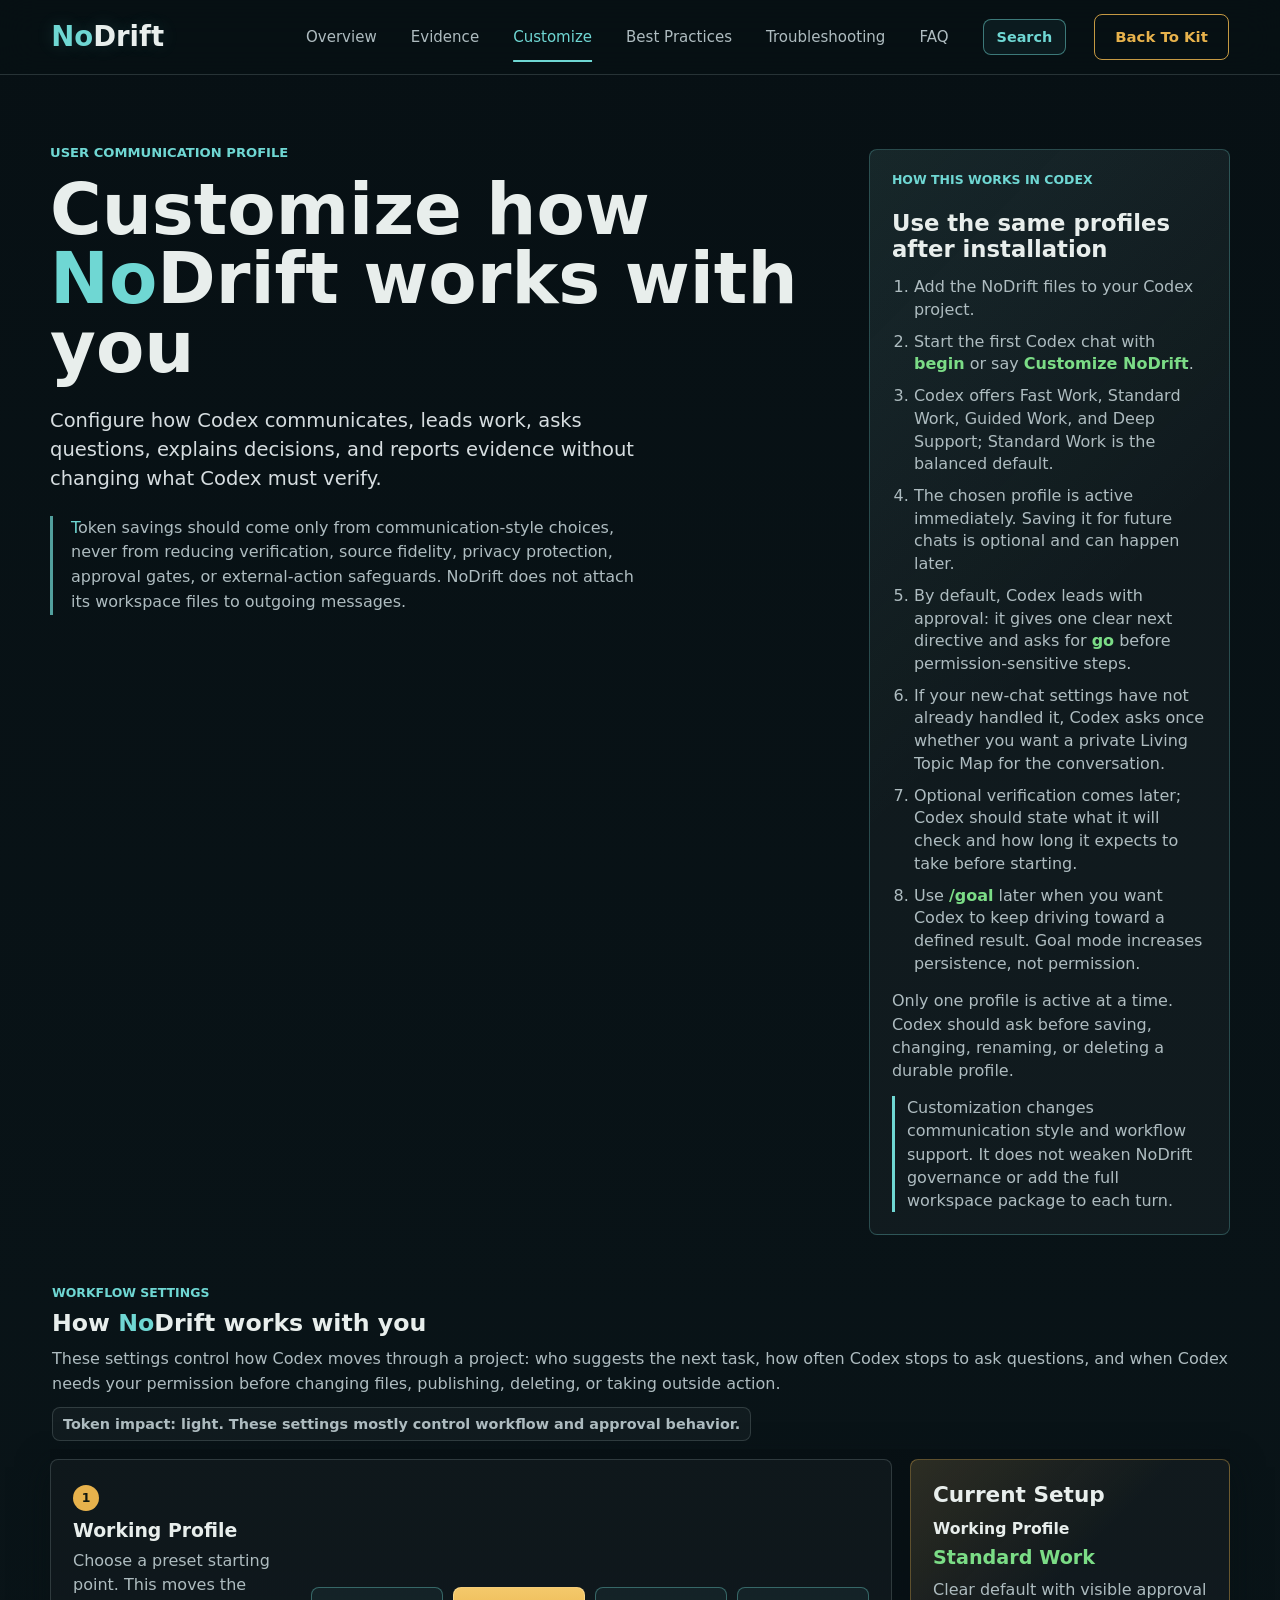
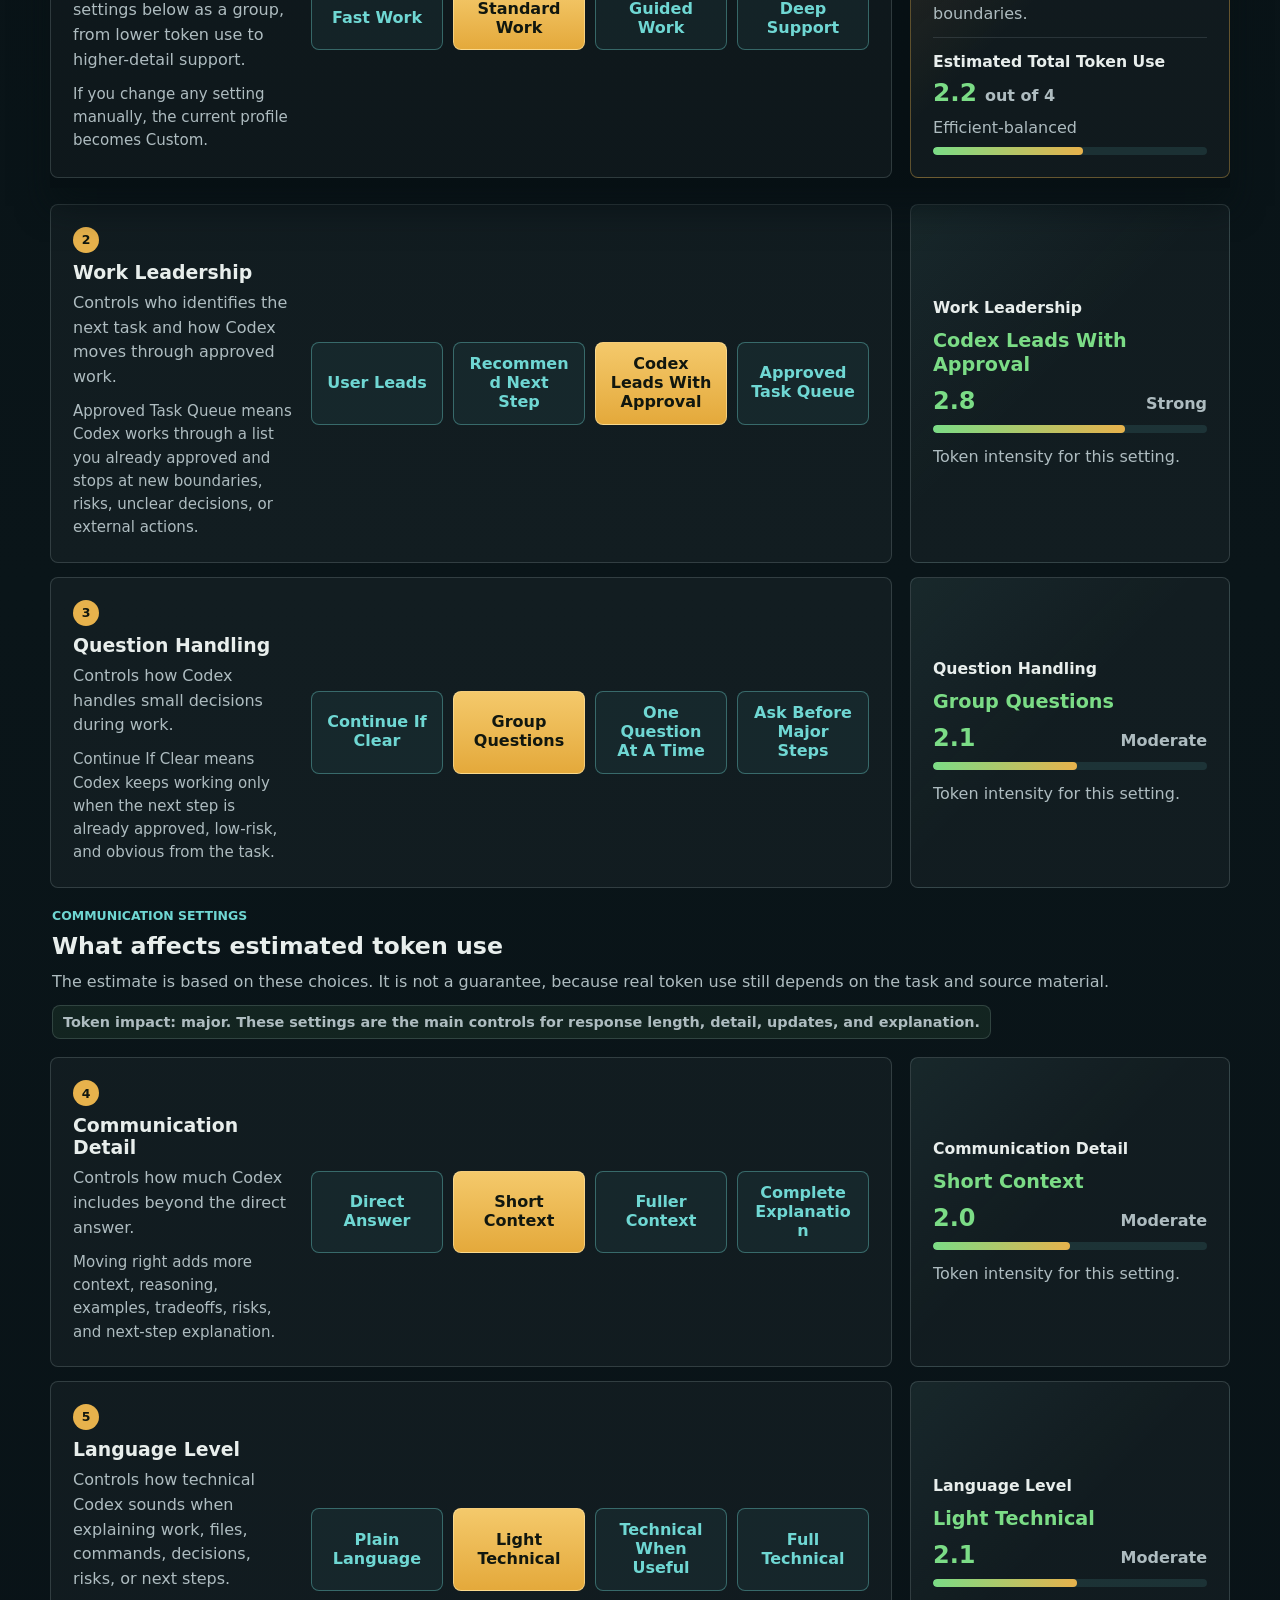
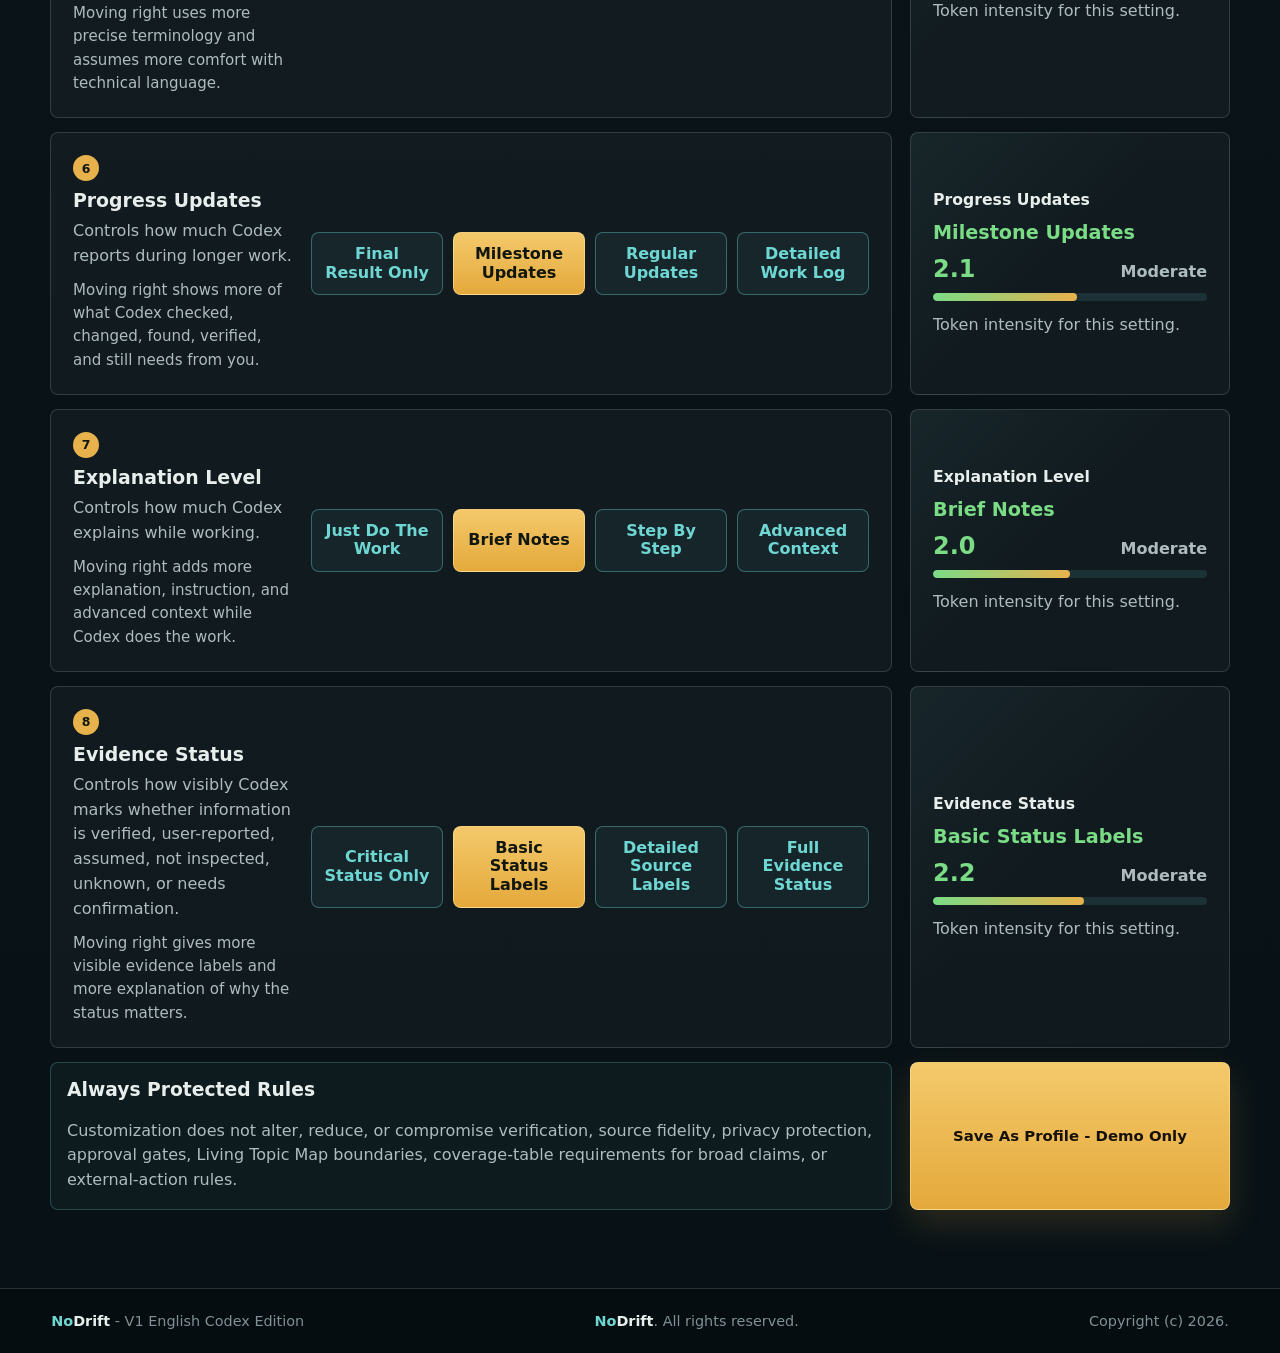
<file: customize.html>
<!doctype html>
<html lang="en">
  <head>
    <meta charset="utf-8" />
    <meta name="viewport" content="width=device-width, initial-scale=1" />
    <title>NoDrift - Customize Your Setup</title>
    <meta
      name="description"
      content="A local customization preview for the NoDrift user communication profile."
    />
    <link rel="canonical" href="https://nodriftsolutions.github.io/NoDrift-for-Codex/customize.html" />
    <meta property="og:title" content="NoDrift - Customize Your Setup" />
    <meta
      property="og:description"
      content="A local customization preview for the NoDrift user communication profile."
    />
    <meta property="og:type" content="website" />
    <meta property="og:url" content="https://nodriftsolutions.github.io/NoDrift-for-Codex/customize.html" />
    <meta property="og:site_name" content="NoDrift" />
    <meta name="twitter:card" content="summary" />
    <meta name="twitter:title" content="NoDrift - Customize Your Setup" />
    <meta
      name="twitter:description"
      content="A local customization preview for the NoDrift user communication profile."
    />
    <link rel="stylesheet" href="styles.css?v=search-presets-1" />
  </head>
  <body>
    <header class="site-header" aria-label="NoDrift customization navigation">
      <a class="brand" href="index.html#top" aria-label="Back to NoDrift home">
        <span class="brand-name"><span class="wordmark-no">No</span><span class="wordmark-drift">Drift</span></span>
      </a>
      <button class="menu-toggle" type="button" aria-controls="site-navigation" aria-expanded="false" data-menu-toggle>
        Menu
      </button>
      <nav id="site-navigation" class="nav-links" aria-label="Customization links">
        <a href="index.html#top">Overview</a>
        <a href="audit-summary.html">Evidence</a>
        <a class="active" href="customize.html">Customize</a>
        <a href="best-practices.html">Best Practices</a>
        <a href="troubleshooting.html">Troubleshooting</a>
        <a href="index.html#faq">FAQ</a>
      </nav>
      <a class="header-action" href="index.html#included">Back To Kit</a>
    </header>

    <main class="subpage-main">
      <section class="section-shell subpage-hero customize-hero">
        <div class="customize-hero-copy">
          <p class="eyebrow">User communication profile</p>
          <h1>Customize how <span class="title-wordmark"><span class="wordmark-no">No</span><span class="wordmark-drift">Drift</span></span> works with you</h1>
          <p class="hero-subtitle">
            Configure how Codex communicates, leads work, asks questions, explains decisions, and reports evidence
            without changing what Codex must verify.
          </p>
          <p class="supporting-line">
            Token savings should come only from communication-style choices, never from reducing verification, source
            fidelity, privacy protection, approval gates, or external-action safeguards. NoDrift does not attach its
            workspace files to outgoing messages.
          </p>
        </div>

        <aside class="customize-instructions" aria-label="How customization works in Codex">
          <span class="group-label">How this works in Codex</span>
          <h2>Use the same profiles after installation</h2>
          <ol>
            <li>Add the NoDrift files to your Codex project.</li>
            <li>Start the first Codex chat with <strong>begin</strong> or say <strong>Customize NoDrift</strong>.</li>
            <li>Codex offers Fast Work, Standard Work, Guided Work, and Deep Support; Standard Work is the balanced default.</li>
            <li>The chosen profile is active immediately. Saving it for future chats is optional and can happen later.</li>
            <li>By default, Codex leads with approval: it gives one clear next directive and asks for <strong>go</strong> before permission-sensitive steps.</li>
            <li>If your new-chat settings have not already handled it, Codex asks once whether you want a private Living Topic Map for the conversation.</li>
            <li>Optional verification comes later; Codex should state what it will check and how long it expects to take before starting.</li>
            <li>Use <strong>/goal</strong> later when you want Codex to keep driving toward a defined result. Goal mode increases persistence, not permission.</li>
          </ol>
          <p>
            Only one profile is active at a time. Codex should ask before saving, changing, renaming, or deleting a
            durable profile.
          </p>
          <p class="instruction-note">
            Customization changes communication style and workflow support. It does not weaken NoDrift governance or
            add the full workspace package to each turn.
          </p>
        </aside>
      </section>

      <section class="section-shell customization-shell" aria-label="Customization demo">
        <div class="customization-board" data-profile-demo>
          <div class="group-heading customization-heading">
            <span class="group-label">Workflow settings</span>
            <h2 id="workflow-settings-heading">How <span class="title-wordmark"><span class="wordmark-no">No</span><span class="wordmark-drift">Drift</span></span> works with you</h2>
            <p>These settings control how Codex moves through a project: who suggests the next task, how often Codex stops to ask questions, and when Codex needs your permission before changing files, publishing, deleting, or taking outside action.</p>
            <p class="token-impact token-impact-light">Token impact: light. These settings mostly control workflow and approval behavior.</p>
          </div>

          <div class="customization-row profile-row">
            <article class="choice-panel">
              <div>
                <span class="choice-kicker">1</span>
                <h2>Working Profile</h2>
                <p>Choose a preset starting point. This moves the settings below as a group, from lower token use to higher-detail support.</p>
                <p class="setting-detail">If you change any setting manually, the current profile becomes Custom.</p>
              </div>
              <div class="choice-grid" data-choice-group="Working Profile" data-summary-section="profile">
                <button type="button" class="choice-button" data-profile="fast" data-choice="Fast Work">Fast Work</button>
                <button type="button" class="choice-button is-selected" data-profile="standard" data-choice="Standard Work">Standard Work</button>
                <button type="button" class="choice-button" data-profile="guided" data-choice="Guided Work">Guided Work</button>
                <button type="button" class="choice-button" data-profile="deep" data-choice="Deep Support">Deep Support</button>
              </div>
            </article>

            <aside class="row-summary-card setup-summary-card" aria-label="Current setup">
              <h2>Current Setup</h2>
              <div class="setup-summary-block">
                <h3>Working Profile</h3>
                <strong data-current-profile>Standard Work</strong>
                <p data-profile-note>Preset profile. Manual changes will mark this as Custom.</p>
              </div>
              <div class="setup-summary-block">
                <h3>Estimated Total Token Use</h3>
                <div class="score-display">
                  <strong data-token-estimate>2.0</strong>
                  <span>out of 4</span>
                </div>
                <p data-token-label>Efficient-balanced</p>
                <div class="token-meter" aria-hidden="true">
                  <span data-token-meter></span>
                </div>
              </div>
            </aside>
          </div>

          <div class="customization-row">
            <article class="choice-panel">
              <div>
                <span class="choice-kicker">2</span>
                <h2>Work Leadership</h2>
                <p>Controls who identifies the next task and how Codex moves through approved work.</p>
                <p class="setting-detail">Approved Task Queue means Codex works through a list you already approved and stops at new boundaries, risks, unclear decisions, or external actions.</p>
              </div>
              <div class="choice-grid" data-choice-group="Work Leadership" data-summary-section="workflow">
                <button type="button" class="choice-button" data-token-score="1.6" data-choice="User Leads">User Leads</button>
                <button type="button" class="choice-button" data-token-score="2.2" data-choice="Recommend Next Step">Recommend Next Step</button>
                <button type="button" class="choice-button is-selected" data-token-score="2.8" data-choice="Codex Leads With Approval">Codex Leads With Approval</button>
                <button type="button" class="choice-button" data-token-score="3.3" data-choice="Approved Task Queue">Approved Task Queue</button>
              </div>
            </article>

            <aside class="row-summary-card" data-row-summary="work-leadership" aria-label="Work Leadership summary">
              <h3>Work Leadership</h3>
              <strong data-row-value>Codex Leads With Approval</strong>
              <div class="row-score-line">
                <span data-row-score>2.8</span>
                <em data-row-label>High</em>
              </div>
              <div class="token-meter row-meter" aria-hidden="true">
                <span data-row-meter></span>
              </div>
              <p>Token intensity for this setting.</p>
            </aside>
          </div>

          <div class="customization-row">
            <article class="choice-panel">
              <div>
                <span class="choice-kicker">3</span>
                <h2>Question Handling</h2>
                <p>Controls how Codex handles small decisions during work.</p>
                <p class="setting-detail">Continue If Clear means Codex keeps working only when the next step is already approved, low-risk, and obvious from the task.</p>
              </div>
              <div class="choice-grid" data-choice-group="Question Handling" data-summary-section="workflow">
                <button type="button" class="choice-button" data-token-score="1.6" data-choice="Continue If Clear">Continue If Clear</button>
                <button type="button" class="choice-button is-selected" data-token-score="2.1" data-choice="Group Questions">Group Questions</button>
                <button type="button" class="choice-button" data-token-score="2.8" data-choice="One Question At A Time">One Question At A Time</button>
                <button type="button" class="choice-button" data-token-score="3.3" data-choice="Ask Before Major Steps">Ask Before Major Steps</button>
              </div>
            </article>

            <aside class="row-summary-card" data-row-summary="question-handling" aria-label="Question Handling summary">
              <h3>Question Handling</h3>
              <strong data-row-value>Group Questions</strong>
              <div class="row-score-line">
                <span data-row-score>2.1</span>
                <em data-row-label>Moderate</em>
              </div>
              <div class="token-meter row-meter" aria-hidden="true">
                <span data-row-meter></span>
              </div>
              <p>Token intensity for this setting.</p>
            </aside>
          </div>

          <div class="group-heading customization-heading">
            <span class="group-label">Communication settings</span>
            <h2 id="communication-settings-heading">What affects estimated token use</h2>
            <p>The estimate is based on these choices. It is not a guarantee, because real token use still depends on the task and source material.</p>
            <p class="token-impact token-impact-strong">Token impact: major. These settings are the main controls for response length, detail, updates, and explanation.</p>
          </div>

          <div class="customization-row">
            <article class="choice-panel">
              <div>
                <span class="choice-kicker">4</span>
                <h2>Communication Detail</h2>
                <p>Controls how much Codex includes beyond the direct answer.</p>
                <p class="setting-detail">Moving right adds more context, reasoning, examples, tradeoffs, risks, and next-step explanation.</p>
              </div>
              <div class="choice-grid" data-choice-group="Communication Detail" data-summary-section="communication">
                <button type="button" class="choice-button" data-token-score="1.4" data-choice="Direct Answer">Direct Answer</button>
                <button type="button" class="choice-button is-selected" data-token-score="2.0" data-choice="Short Context">Short Context</button>
                <button type="button" class="choice-button" data-token-score="3.0" data-choice="Fuller Context">Fuller Context</button>
                <button type="button" class="choice-button" data-token-score="3.8" data-choice="Complete Explanation">Complete Explanation</button>
              </div>
            </article>

            <aside class="row-summary-card" data-row-summary="communication-detail" aria-label="Communication Detail summary">
              <h3>Communication Detail</h3>
              <strong data-row-value>Short Context</strong>
              <div class="row-score-line">
                <span data-row-score>2.0</span>
                <em data-row-label>Moderate</em>
              </div>
              <div class="token-meter row-meter" aria-hidden="true">
                <span data-row-meter></span>
              </div>
              <p>Token intensity for this setting.</p>
            </aside>
          </div>

          <div class="customization-row">
            <article class="choice-panel">
              <div>
                <span class="choice-kicker">5</span>
                <h2>Language Level</h2>
                <p>Controls how technical Codex sounds when explaining work, files, commands, decisions, risks, or next steps.</p>
                <p class="setting-detail">Moving right uses more precise terminology and assumes more comfort with technical language.</p>
              </div>
              <div class="choice-grid" data-choice-group="Language Level" data-summary-section="communication">
                <button type="button" class="choice-button" data-token-score="1.6" data-choice="Plain Language">Plain Language</button>
                <button type="button" class="choice-button is-selected" data-token-score="2.1" data-choice="Light Technical">Light Technical</button>
                <button type="button" class="choice-button" data-token-score="2.8" data-choice="Technical When Useful">Technical When Useful</button>
                <button type="button" class="choice-button" data-token-score="3.4" data-choice="Full Technical">Full Technical</button>
              </div>
            </article>

            <aside class="row-summary-card" data-row-summary="language-level" aria-label="Language Level summary">
              <h3>Language Level</h3>
              <strong data-row-value>Light Technical</strong>
              <div class="row-score-line">
                <span data-row-score>2.1</span>
                <em data-row-label>Moderate</em>
              </div>
              <div class="token-meter row-meter" aria-hidden="true">
                <span data-row-meter></span>
              </div>
              <p>Token intensity for this setting.</p>
            </aside>
          </div>

          <div class="customization-row">
            <article class="choice-panel">
              <div>
                <span class="choice-kicker">6</span>
                <h2>Progress Updates</h2>
                <p>Controls how much Codex reports during longer work.</p>
                <p class="setting-detail">Moving right shows more of what Codex checked, changed, found, verified, and still needs from you.</p>
              </div>
              <div class="choice-grid" data-choice-group="Progress Updates" data-summary-section="communication">
                <button type="button" class="choice-button" data-token-score="1.5" data-choice="Final Result Only">Final Result Only</button>
                <button type="button" class="choice-button is-selected" data-token-score="2.1" data-choice="Milestone Updates">Milestone Updates</button>
                <button type="button" class="choice-button" data-token-score="2.9" data-choice="Regular Updates">Regular Updates</button>
                <button type="button" class="choice-button" data-token-score="3.7" data-choice="Detailed Work Log">Detailed Work Log</button>
              </div>
            </article>

            <aside class="row-summary-card" data-row-summary="progress-updates" aria-label="Progress Updates summary">
              <h3>Progress Updates</h3>
              <strong data-row-value>Milestone Updates</strong>
              <div class="row-score-line">
                <span data-row-score>2.1</span>
                <em data-row-label>Moderate</em>
              </div>
              <div class="token-meter row-meter" aria-hidden="true">
                <span data-row-meter></span>
              </div>
              <p>Token intensity for this setting.</p>
            </aside>
          </div>

          <div class="customization-row">
            <article class="choice-panel">
              <div>
                <span class="choice-kicker">7</span>
                <h2>Explanation Level</h2>
                <p>Controls how much Codex explains while working.</p>
                <p class="setting-detail">Moving right adds more explanation, instruction, and advanced context while Codex does the work.</p>
              </div>
              <div class="choice-grid" data-choice-group="Explanation Level" data-summary-section="communication">
                <button type="button" class="choice-button" data-token-score="1.4" data-choice="Just Do The Work">Just Do The Work</button>
                <button type="button" class="choice-button is-selected" data-token-score="2.0" data-choice="Brief Notes">Brief Notes</button>
                <button type="button" class="choice-button" data-token-score="3.0" data-choice="Step By Step">Step By Step</button>
                <button type="button" class="choice-button" data-token-score="3.8" data-choice="Advanced Context">Advanced Context</button>
              </div>
            </article>

            <aside class="row-summary-card" data-row-summary="explanation-level" aria-label="Explanation Level summary">
              <h3>Explanation Level</h3>
              <strong data-row-value>Brief Notes</strong>
              <div class="row-score-line">
                <span data-row-score>2.0</span>
                <em data-row-label>Moderate</em>
              </div>
              <div class="token-meter row-meter" aria-hidden="true">
                <span data-row-meter></span>
              </div>
              <p>Token intensity for this setting.</p>
            </aside>
          </div>

          <div class="customization-row">
            <article class="choice-panel">
              <div>
                <span class="choice-kicker">8</span>
                <h2>Evidence Status</h2>
                <p>Controls how visibly Codex marks whether information is verified, user-reported, assumed, not inspected, unknown, or needs confirmation.</p>
                <p class="setting-detail">Moving right gives more visible evidence labels and more explanation of why the status matters.</p>
              </div>
              <div class="choice-grid" data-choice-group="Evidence Status" data-summary-section="communication">
                <button type="button" class="choice-button" data-token-score="1.6" data-choice="Critical Status Only">Critical Status Only</button>
                <button type="button" class="choice-button is-selected" data-token-score="2.2" data-choice="Basic Status Labels">Basic Status Labels</button>
                <button type="button" class="choice-button" data-token-score="3.1" data-choice="Detailed Source Labels">Detailed Source Labels</button>
                <button type="button" class="choice-button" data-token-score="3.9" data-choice="Full Evidence Status">Full Evidence Status</button>
              </div>
            </article>

            <aside class="row-summary-card" data-row-summary="evidence-status" aria-label="Evidence Status summary">
              <h3>Evidence Status</h3>
              <strong data-row-value>Basic Status Labels</strong>
              <div class="row-score-line">
                <span data-row-score>2.2</span>
                <em data-row-label>Moderate</em>
              </div>
              <div class="token-meter row-meter" aria-hidden="true">
                <span data-row-meter></span>
              </div>
              <p>Token intensity for this setting.</p>
            </aside>
          </div>

          <div class="customization-actions">
            <div class="locked-rules">
              <h3>Always Protected Rules</h3>
              <p>Customization does not alter, reduce, or compromise verification, source fidelity, privacy protection, approval gates, Living Topic Map boundaries, coverage-table requirements for broad claims, or external-action rules.</p>
            </div>
            <button class="button button-primary" type="button" data-placeholder="This local demo does not save settings yet. The full kit uses the editable User Communication Profile template.">
              Save As Profile - Demo Only
            </button>
          </div>
        </div>
      </section>
    </main>

    <footer class="site-footer">
      <span><span class="title-wordmark"><span class="wordmark-no">No</span><span class="wordmark-drift">Drift</span></span> - V1 English Codex Edition</span>
      <span><span class="title-wordmark"><span class="wordmark-no">No</span><span class="wordmark-drift">Drift</span></span>. All rights reserved.</span>
      <span>Copyright (c) 2026.</span>
    </footer>

    <div class="toast" role="status" aria-live="polite" aria-atomic="true"></div>
    <script src="script.js?v=search-presets-3"></script>
  </body>
</html>
</file>
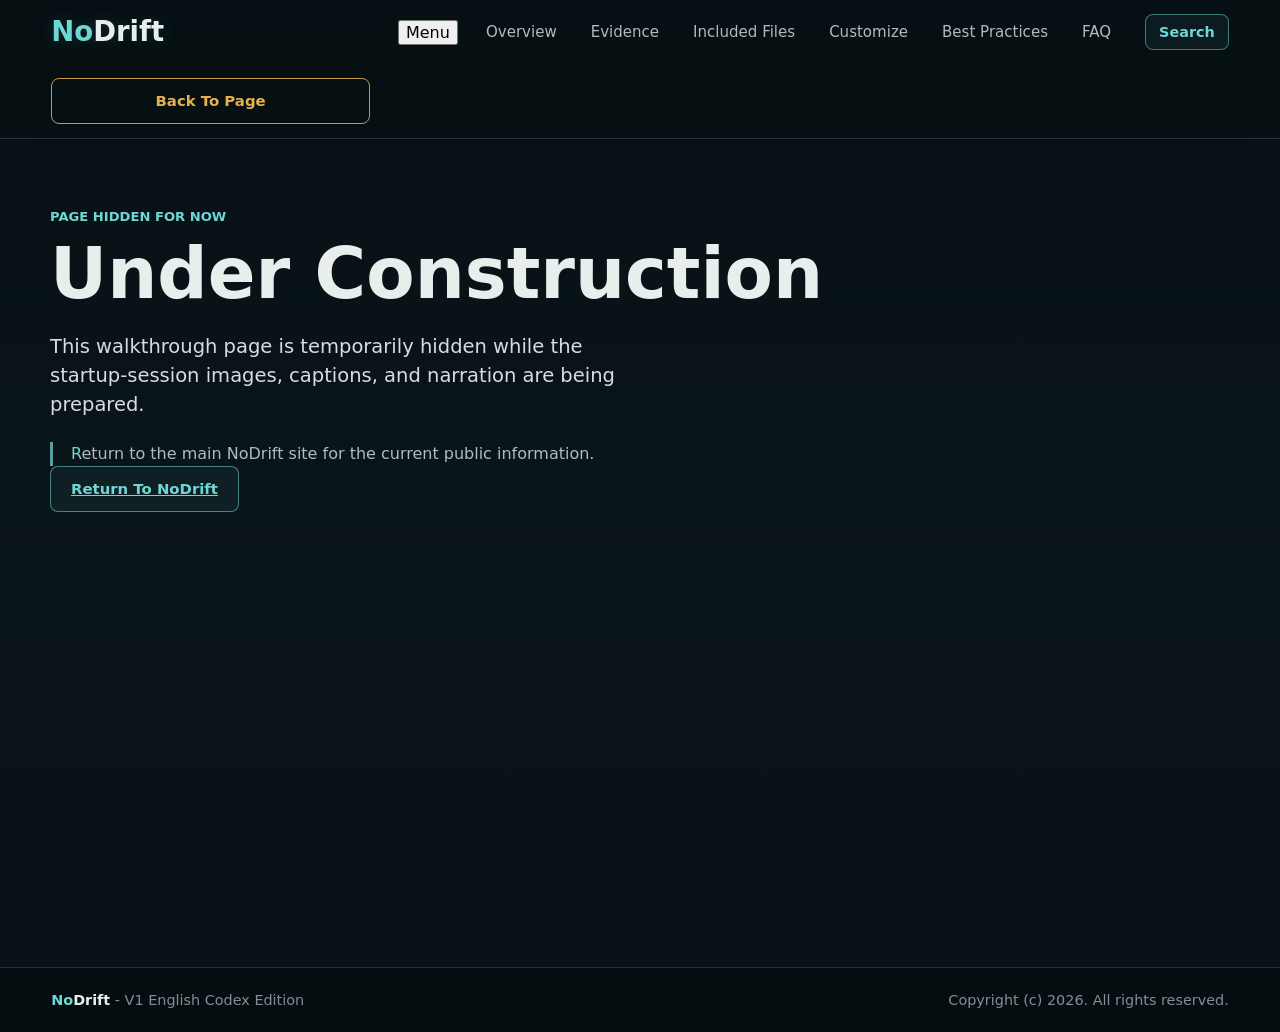
<file: free-preview.html>
<!doctype html>
<html lang="en">
  <head>
    <meta charset="utf-8" />
    <meta name="viewport" content="width=device-width, initial-scale=1" />
    <meta name="robots" content="noindex, nofollow" />
    <title>NoDrift - Page Under Construction</title>
    <meta
      name="description"
      content="This NoDrift page is temporarily hidden while the walkthrough material is being prepared."
    />
    <link rel="stylesheet" href="styles.css?v=search-presets-1" />
  </head>
  <body>
    <header class="site-header" aria-label="NoDrift navigation">
      <a class="brand" href="index.html#top" aria-label="Back to NoDrift home">
        <span class="brand-name"><span class="wordmark-no">No</span><span class="wordmark-drift">Drift</span></span>
      </a>
      <button class="nav-toggle" type="button" aria-expanded="false" aria-controls="site-navigation">
        <span class="sr-only">Menu</span>
        <span></span>
        <span></span>
        <span></span>
      </button>
      <nav id="site-navigation" class="nav-links" aria-label="Site sections">
        <a href="index.html#top">Overview</a>
        <a href="audit-summary.html">Evidence</a>
        <a href="index.html#included">Included Files</a>
        <a href="customize.html">Customize</a>
        <a href="best-practices.html">Best Practices</a>
        <a href="index.html#faq">FAQ</a>
      </nav>
      <a class="header-action" href="index.html#top">Back To Page</a>
    </header>

    <main class="subpage-main">
      <section class="section-shell subpage-hero">
        <p class="eyebrow">Page hidden for now</p>
        <h1>Under Construction</h1>
        <p class="hero-subtitle">
          This walkthrough page is temporarily hidden while the startup-session images, captions, and narration are being prepared.
        </p>
        <p class="supporting-line">
          Return to the main NoDrift site for the current public information.
        </p>
        <a class="button button-secondary" href="index.html#top">Return To NoDrift</a>
      </section>
    </main>

    <footer class="site-footer">
      <span><span class="title-wordmark"><span class="wordmark-no">No</span><span class="wordmark-drift">Drift</span></span> - V1 English Codex Edition</span>
      <span>Copyright (c) 2026. All rights reserved.</span>
    </footer>
    <div class="toast" role="status" aria-live="polite" aria-atomic="true"></div>
    <script src="script.js?v=search-presets-3"></script>
  </body>
</html>
</file>
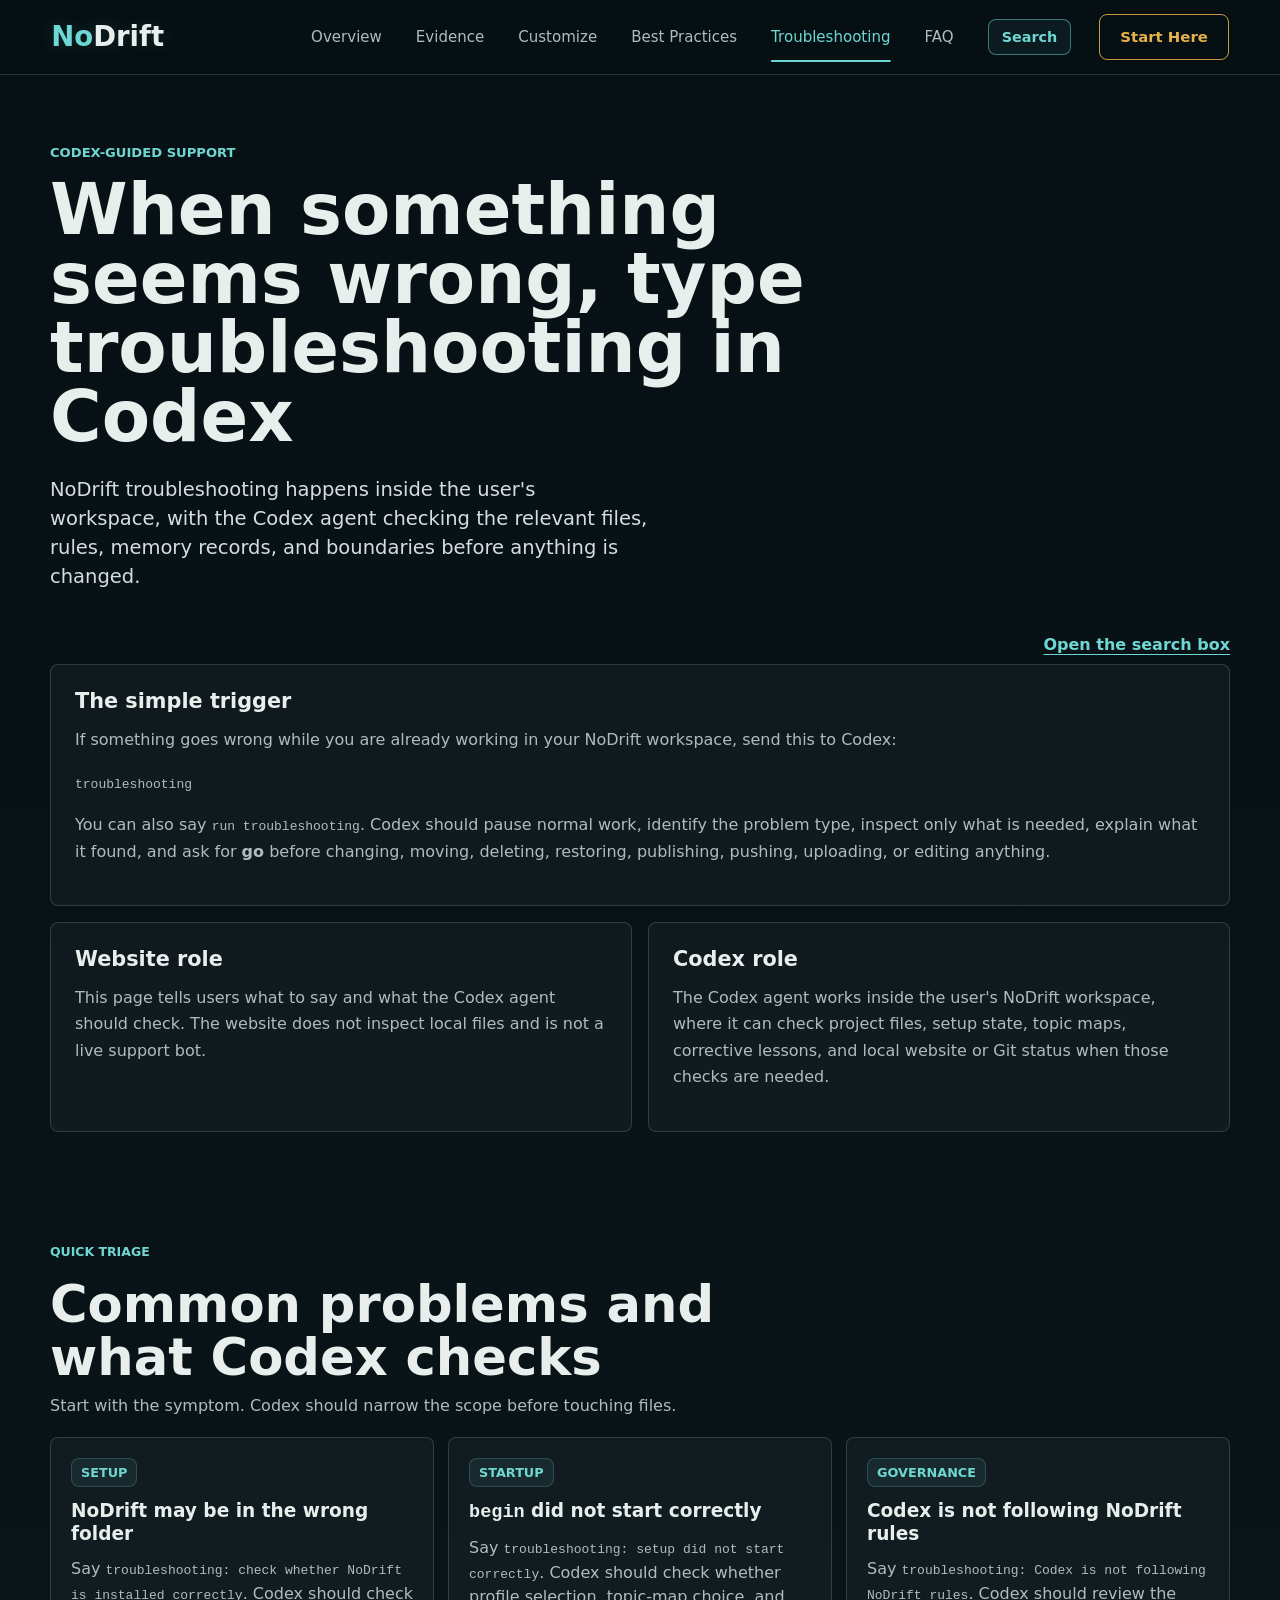
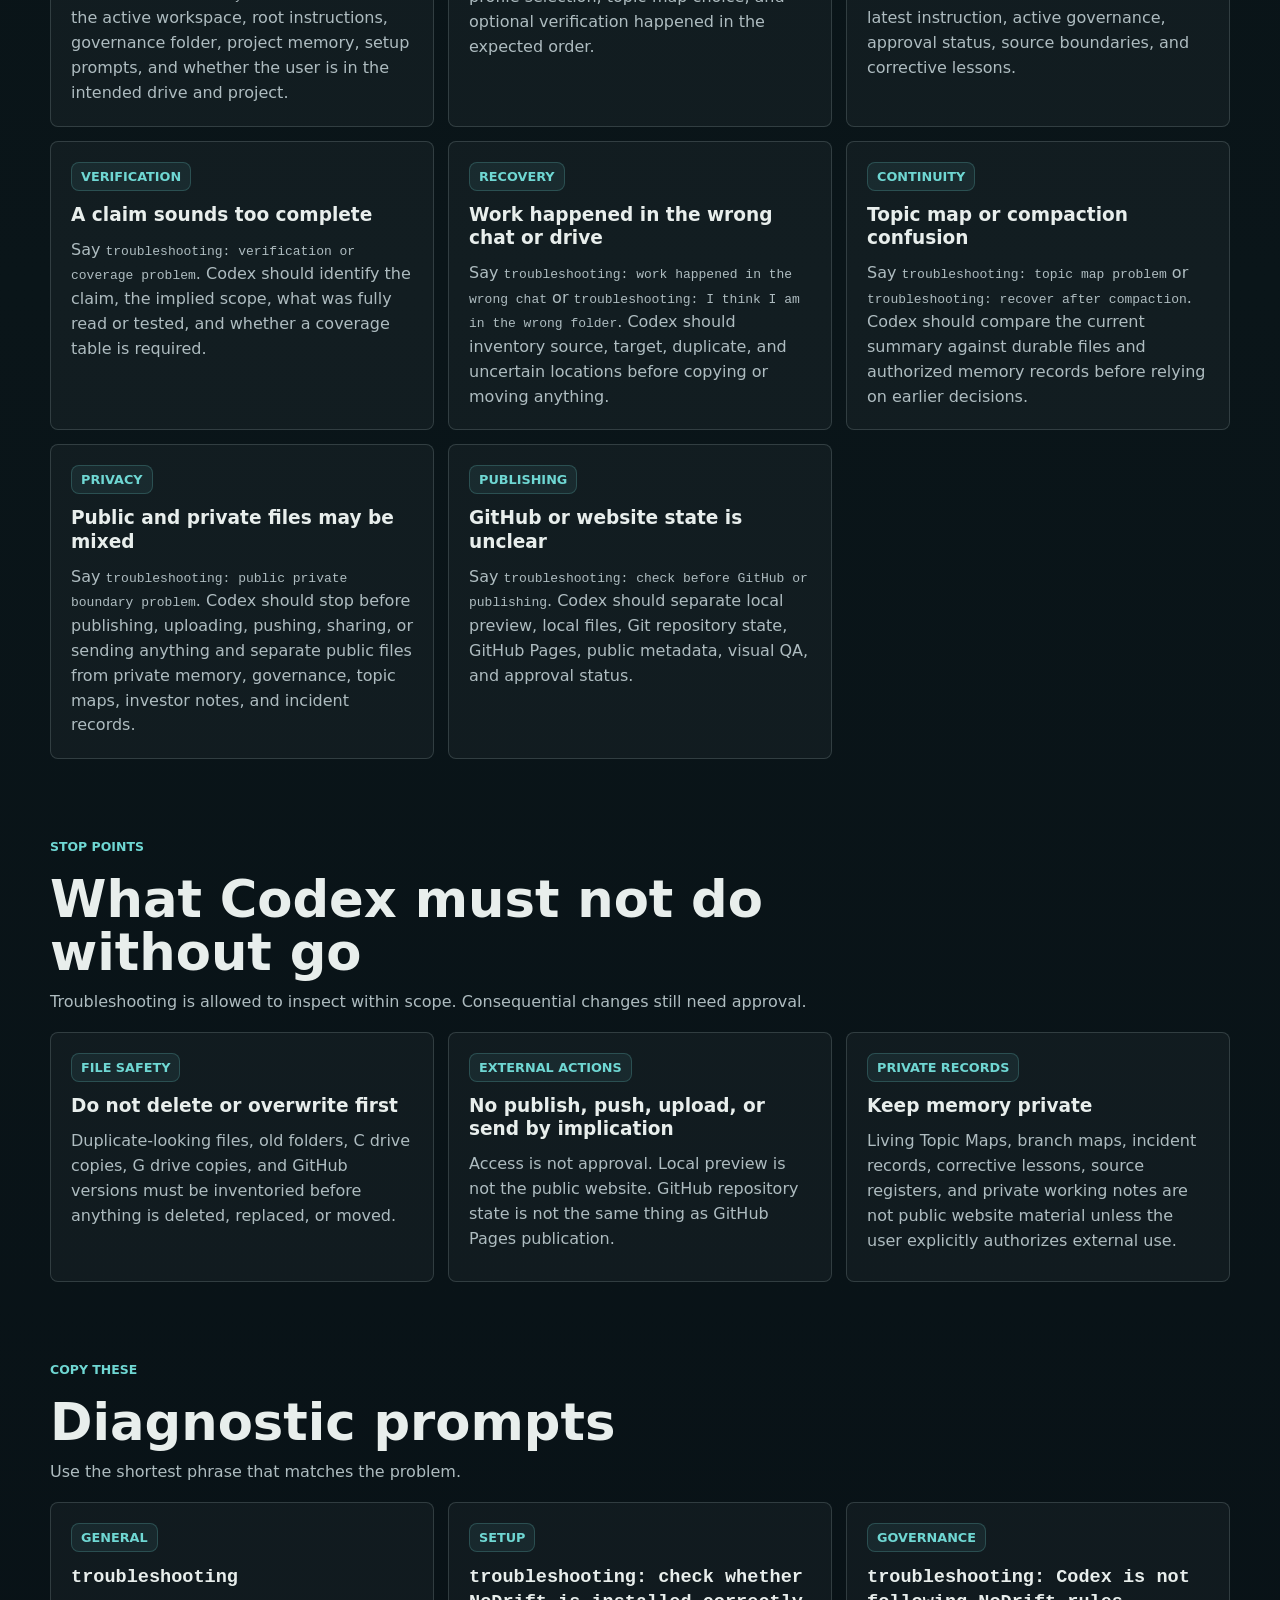
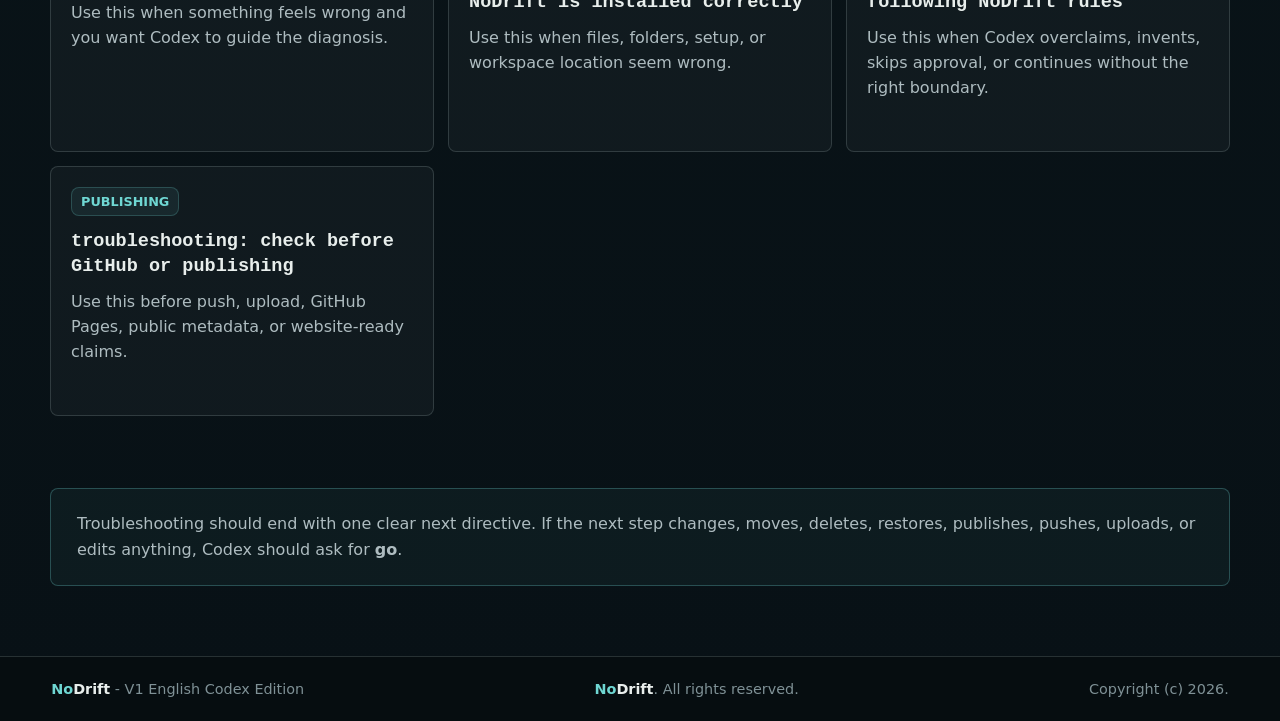
<file: troubleshooting.html>
<!doctype html>
<html lang="en">
  <head>
    <meta charset="utf-8" />
    <meta name="viewport" content="width=device-width, initial-scale=1" />
    <title>NoDrift - Troubleshooting</title>
    <meta
      name="description"
      content="NoDrift troubleshooting guidance for setup, wrong-folder, governance, verification, topic-map, compaction, GitHub, and publishing problems inside a Codex workspace."
    />
    <meta property="og:title" content="NoDrift - Troubleshooting" />
    <meta
      property="og:description"
      content="When something seems wrong in a NoDrift workspace, type troubleshooting in Codex and let the Codex agent guide the diagnosis before anything changes."
    />
    <meta property="og:type" content="website" />
    <meta property="og:site_name" content="NoDrift" />
    <meta name="twitter:card" content="summary" />
    <meta name="twitter:title" content="NoDrift - Troubleshooting" />
    <meta
      name="twitter:description"
      content="Use the Codex agent inside your NoDrift workspace to diagnose setup, memory, governance, verification, and publishing issues safely."
    />
    <link rel="stylesheet" href="styles.css?v=search-presets-1" />
  </head>
  <body>
    <header class="site-header" aria-label="NoDrift troubleshooting navigation">
      <a class="brand" href="index.html#top" aria-label="Back to NoDrift home">
        <span class="brand-name"><span class="wordmark-no">No</span><span class="wordmark-drift">Drift</span></span>
      </a>
      <button class="menu-toggle" type="button" aria-controls="site-navigation" aria-expanded="false" data-menu-toggle>
        Menu
      </button>
      <nav id="site-navigation" class="nav-links" aria-label="Troubleshooting links">
        <a href="index.html#top">Overview</a>
        <a href="audit-summary.html">Evidence</a>
        <a href="customize.html">Customize</a>
        <a href="best-practices.html">Best Practices</a>
        <a class="active" href="troubleshooting.html">Troubleshooting</a>
        <a href="index.html#faq">FAQ</a>
      </nav>
      <a class="header-action" href="#start">Start Here</a>
    </header>

    <main class="subpage-main">
      <section id="start" class="subpage-hero section-shell">
        <div>
          <p class="eyebrow">Codex-guided support</p>
          <h1>When something seems wrong, type troubleshooting in Codex</h1>
          <p class="hero-subtitle">
            NoDrift troubleshooting happens inside the user's workspace, with the Codex agent checking the relevant
            files, rules, memory records, and boundaries before anything is changed.
          </p>
        </div>
      </section>

      <section class="proof-page-grid section-shell" aria-label="Troubleshooting quick start">
        <div class="troubleshooting-search-jump span-two">
          <button class="search-box-link" type="button" data-search-open>Open the search box</button>
        </div>

        <article class="detail-panel span-two">
          <h2>The simple trigger</h2>
          <p>
            If something goes wrong while you are already working in your NoDrift workspace, send this to Codex:
          </p>
          <p><code>troubleshooting</code></p>
          <p>
            You can also say <code>run troubleshooting</code>. Codex should pause normal work, identify the problem type,
            inspect only what is needed, explain what it found, and ask for <strong>go</strong> before changing,
            moving, deleting, restoring, publishing, pushing, uploading, or editing anything.
          </p>
        </article>

        <article class="detail-panel">
          <h2>Website role</h2>
          <p>
            This page tells users what to say and what the Codex agent should check. The website does not inspect local
            files and is not a live support bot.
          </p>
        </article>

        <article class="detail-panel">
          <h2>Codex role</h2>
          <p>
            The Codex agent works inside the user's NoDrift workspace, where it can check project files, setup state,
            topic maps, corrective lessons, and local website or Git status when those checks are needed.
          </p>
        </article>
      </section>

      <section class="section-shell practice-section" aria-labelledby="triage-heading">
        <div class="practice-section-heading">
          <span class="group-label">Quick triage</span>
          <h2 id="triage-heading">Common problems and what Codex checks</h2>
          <p>Start with the symptom. Codex should narrow the scope before touching files.</p>
        </div>

        <div class="practice-grid">
          <article class="practice-card">
            <span class="practice-owner">Setup</span>
            <h3>NoDrift may be in the wrong folder</h3>
            <p>
              Say <code>troubleshooting: check whether NoDrift is installed correctly</code>. Codex should check the
              active workspace, root instructions, governance folder, project memory, setup prompts, and whether the
              user is in the intended drive and project.
            </p>
          </article>

          <article class="practice-card">
            <span class="practice-owner">Startup</span>
            <h3><code>begin</code> did not start correctly</h3>
            <p>
              Say <code>troubleshooting: setup did not start correctly</code>. Codex should check whether profile
              selection, topic-map choice, and optional verification happened in the expected order.
            </p>
          </article>

          <article class="practice-card">
            <span class="practice-owner">Governance</span>
            <h3>Codex is not following NoDrift rules</h3>
            <p>
              Say <code>troubleshooting: Codex is not following NoDrift rules</code>. Codex should review the latest
              instruction, active governance, approval status, source boundaries, and corrective lessons.
            </p>
          </article>

          <article class="practice-card">
            <span class="practice-owner">Verification</span>
            <h3>A claim sounds too complete</h3>
            <p>
              Say <code>troubleshooting: verification or coverage problem</code>. Codex should identify the claim,
              the implied scope, what was fully read or tested, and whether a coverage table is required.
            </p>
          </article>

          <article class="practice-card">
            <span class="practice-owner">Recovery</span>
            <h3>Work happened in the wrong chat or drive</h3>
            <p>
              Say <code>troubleshooting: work happened in the wrong chat</code> or <code>troubleshooting: I think I am
              in the wrong folder</code>. Codex should inventory source, target, duplicate, and uncertain locations
              before copying or moving anything.
            </p>
          </article>

          <article class="practice-card">
            <span class="practice-owner">Continuity</span>
            <h3>Topic map or compaction confusion</h3>
            <p>
              Say <code>troubleshooting: topic map problem</code> or <code>troubleshooting: recover after compaction</code>.
              Codex should compare the current summary against durable files and authorized memory records before
              relying on earlier decisions.
            </p>
          </article>

          <article class="practice-card">
            <span class="practice-owner">Privacy</span>
            <h3>Public and private files may be mixed</h3>
            <p>
              Say <code>troubleshooting: public private boundary problem</code>. Codex should stop before publishing,
              uploading, pushing, sharing, or sending anything and separate public files from private memory,
              governance, topic maps, investor notes, and incident records.
            </p>
          </article>

          <article class="practice-card">
            <span class="practice-owner">Publishing</span>
            <h3>GitHub or website state is unclear</h3>
            <p>
              Say <code>troubleshooting: check before GitHub or publishing</code>. Codex should separate local preview,
              local files, Git repository state, GitHub Pages, public metadata, visual QA, and approval status.
            </p>
          </article>
        </div>
      </section>

      <section class="section-shell practice-section" aria-labelledby="stop-heading">
        <div class="practice-section-heading">
          <span class="group-label">Stop points</span>
          <h2 id="stop-heading">What Codex must not do without go</h2>
          <p>Troubleshooting is allowed to inspect within scope. Consequential changes still need approval.</p>
        </div>

        <div class="practice-grid">
          <article class="practice-card">
            <span class="practice-owner">File safety</span>
            <h3>Do not delete or overwrite first</h3>
            <p>
              Duplicate-looking files, old folders, C drive copies, G drive copies, and GitHub versions must be
              inventoried before anything is deleted, replaced, or moved.
            </p>
          </article>

          <article class="practice-card">
            <span class="practice-owner">External actions</span>
            <h3>No publish, push, upload, or send by implication</h3>
            <p>
              Access is not approval. Local preview is not the public website. GitHub repository state is not the same
              thing as GitHub Pages publication.
            </p>
          </article>

          <article class="practice-card">
            <span class="practice-owner">Private records</span>
            <h3>Keep memory private</h3>
            <p>
              Living Topic Maps, branch maps, incident records, corrective lessons, source registers, and private
              working notes are not public website material unless the user explicitly authorizes external use.
            </p>
          </article>
        </div>
      </section>

      <section class="section-shell practice-section" aria-labelledby="prompt-heading">
        <div class="practice-section-heading">
          <span class="group-label">Copy these</span>
          <h2 id="prompt-heading">Diagnostic prompts</h2>
          <p>Use the shortest phrase that matches the problem.</p>
        </div>

        <div class="practice-grid">
          <article class="practice-card">
            <span class="practice-owner">General</span>
            <h3><code>troubleshooting</code></h3>
            <p>Use this when something feels wrong and you want Codex to guide the diagnosis.</p>
          </article>
          <article class="practice-card">
            <span class="practice-owner">Setup</span>
            <h3><code>troubleshooting: check whether NoDrift is installed correctly</code></h3>
            <p>Use this when files, folders, setup, or workspace location seem wrong.</p>
          </article>
          <article class="practice-card">
            <span class="practice-owner">Governance</span>
            <h3><code>troubleshooting: Codex is not following NoDrift rules</code></h3>
            <p>Use this when Codex overclaims, invents, skips approval, or continues without the right boundary.</p>
          </article>
          <article class="practice-card">
            <span class="practice-owner">Publishing</span>
            <h3><code>troubleshooting: check before GitHub or publishing</code></h3>
            <p>Use this before push, upload, GitHub Pages, public metadata, or website-ready claims.</p>
          </article>
        </div>
      </section>

      <section class="claim-boundary section-shell" aria-label="Troubleshooting boundary">
        <p>
          Troubleshooting should end with one clear next directive. If the next step changes, moves, deletes, restores,
          publishes, pushes, uploads, or edits anything, Codex should ask for <strong>go</strong>.
        </p>
      </section>
    </main>

    <footer class="site-footer">
      <span><span class="title-wordmark"><span class="wordmark-no">No</span><span class="wordmark-drift">Drift</span></span> - V1 English Codex Edition</span>
      <span><span class="title-wordmark"><span class="wordmark-no">No</span><span class="wordmark-drift">Drift</span></span>. All rights reserved.</span>
      <span>Copyright (c) 2026.</span>
    </footer>

    <div class="toast" role="status" aria-live="polite" aria-atomic="true"></div>
    <script src="script.js?v=search-presets-3"></script>
  </body>
</html>
</file>
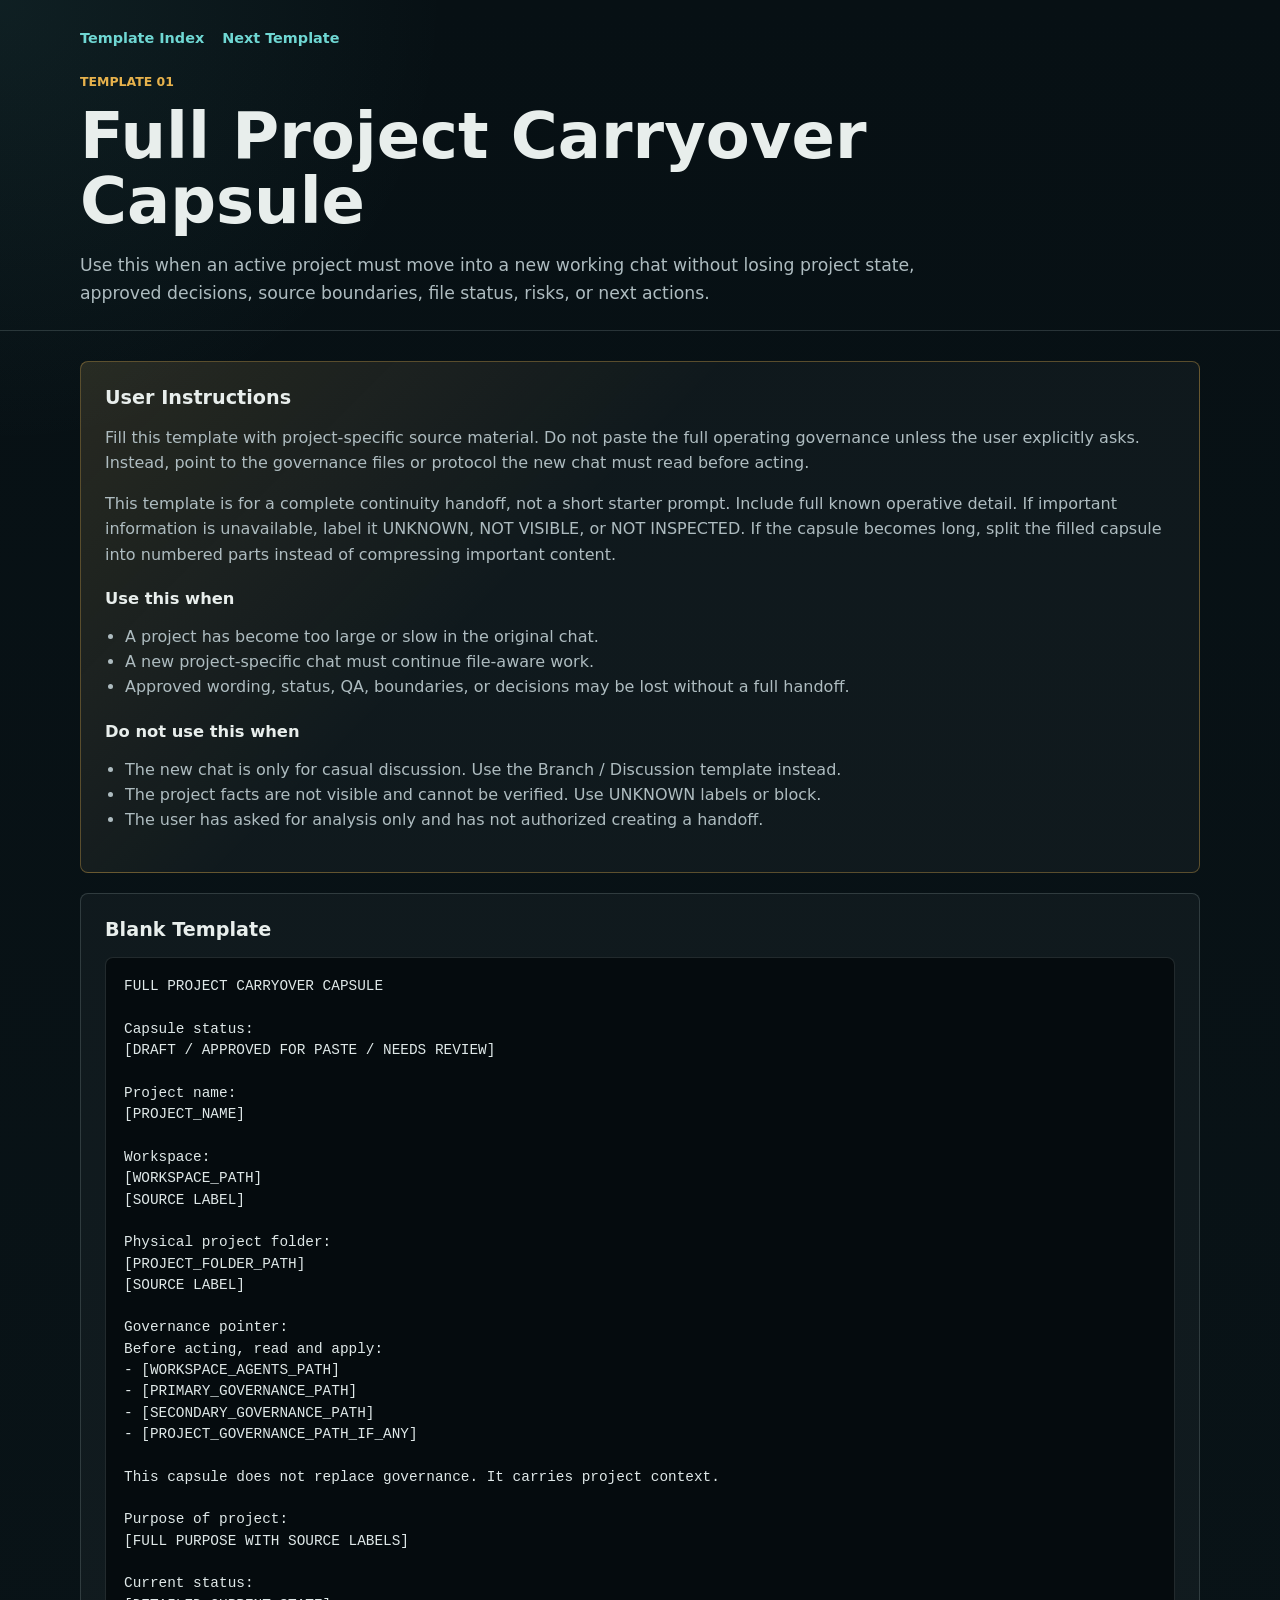
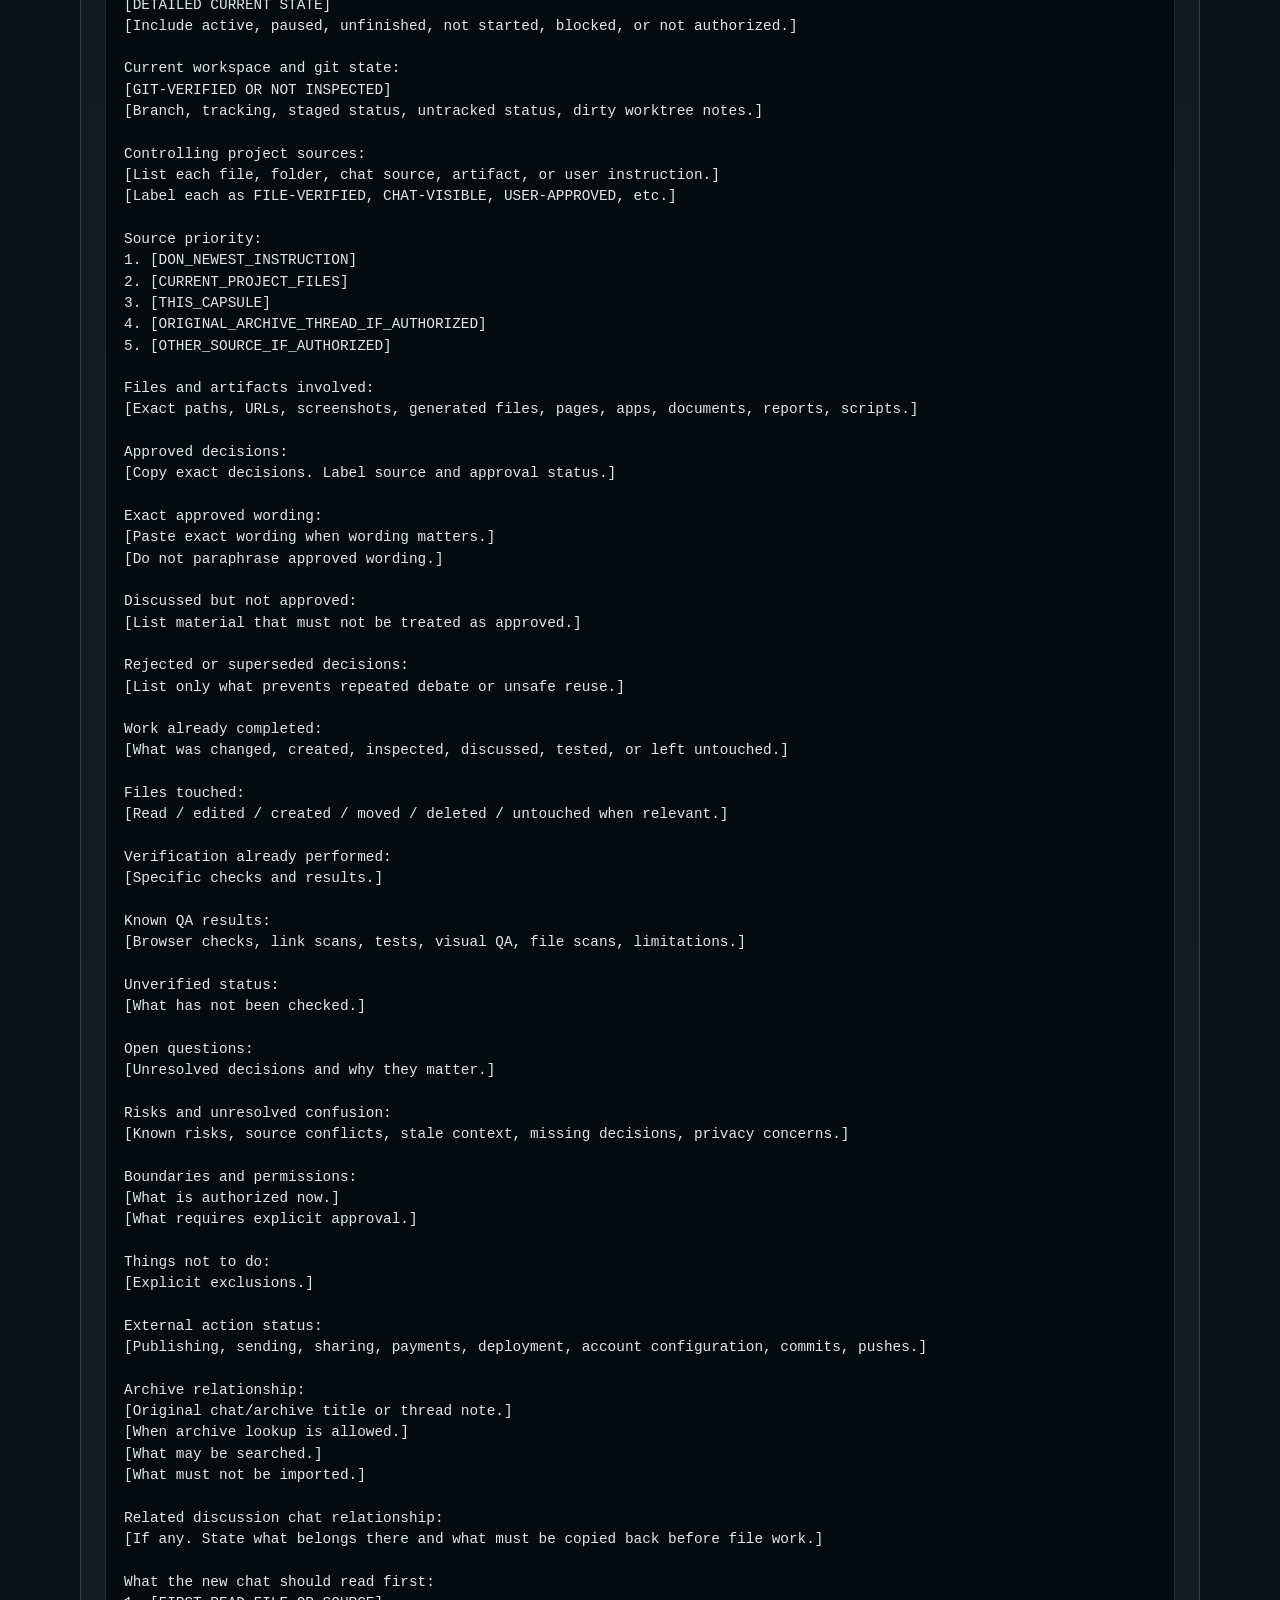
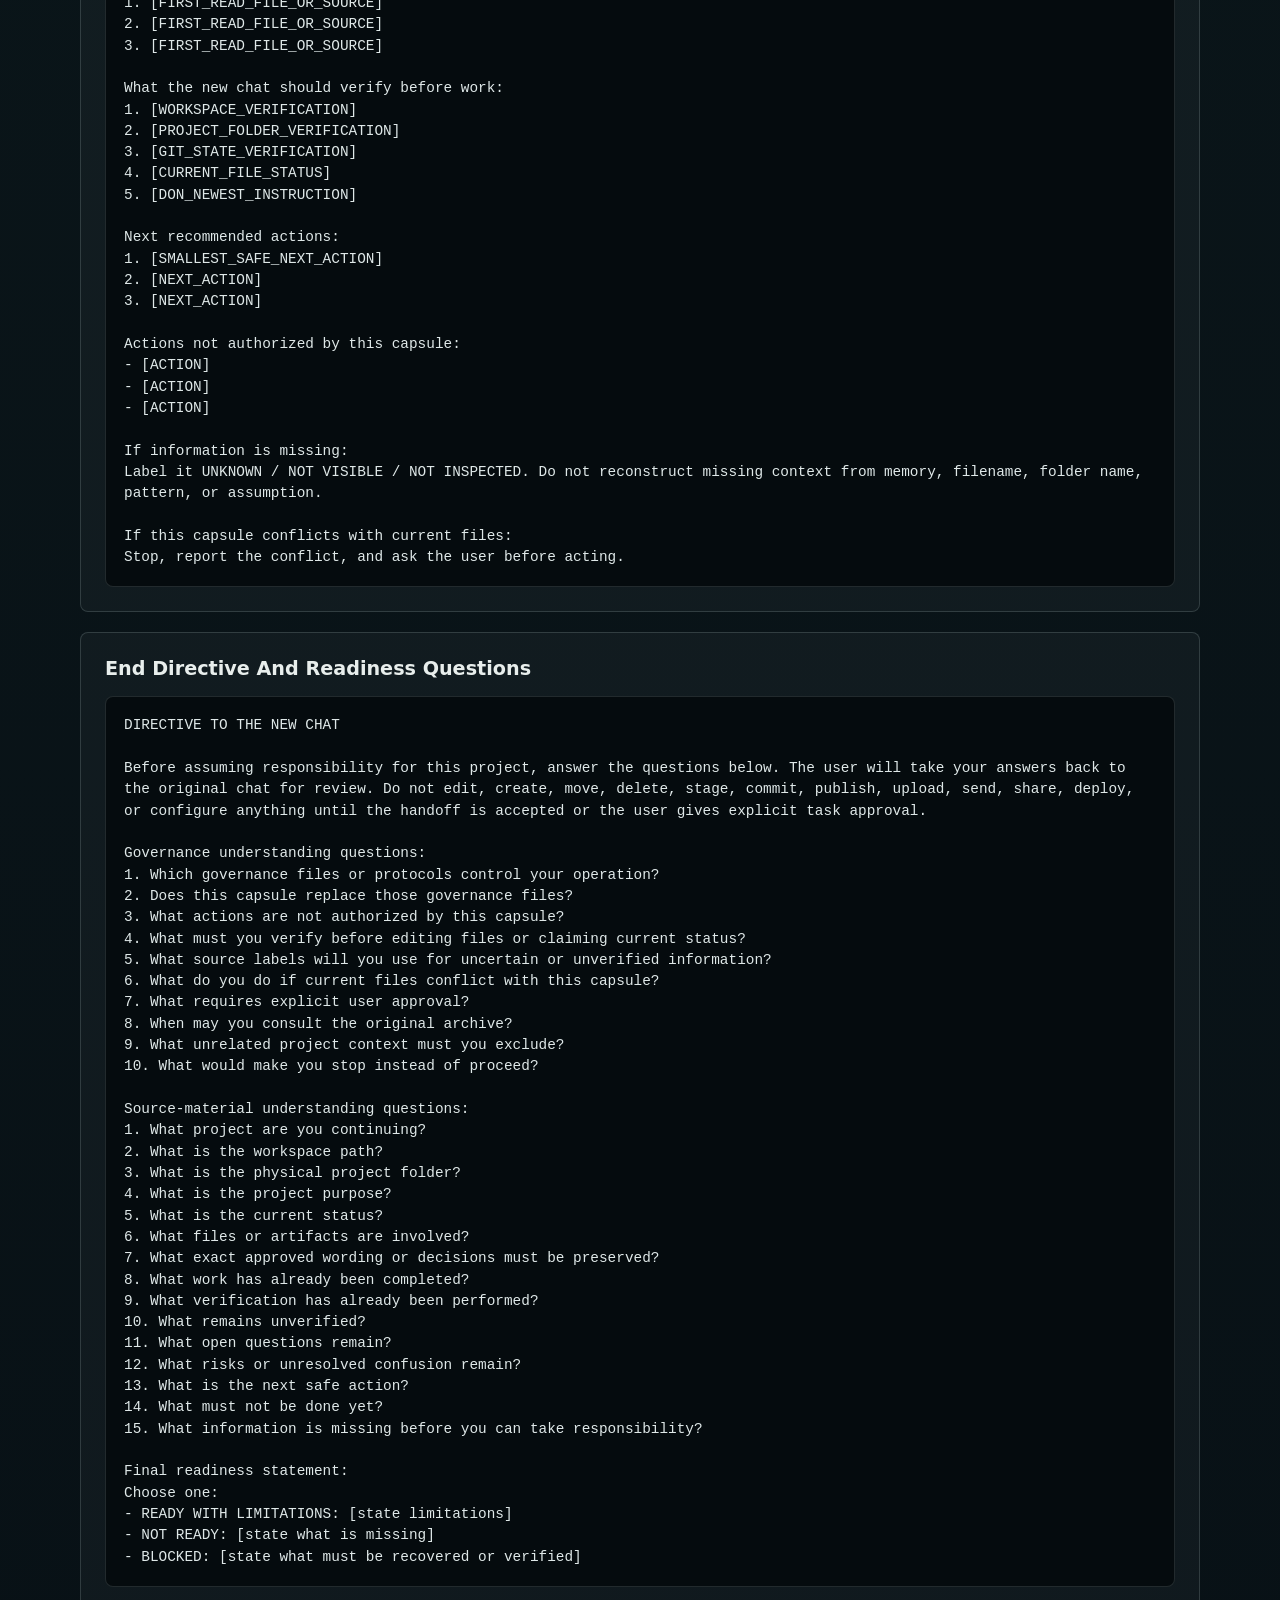
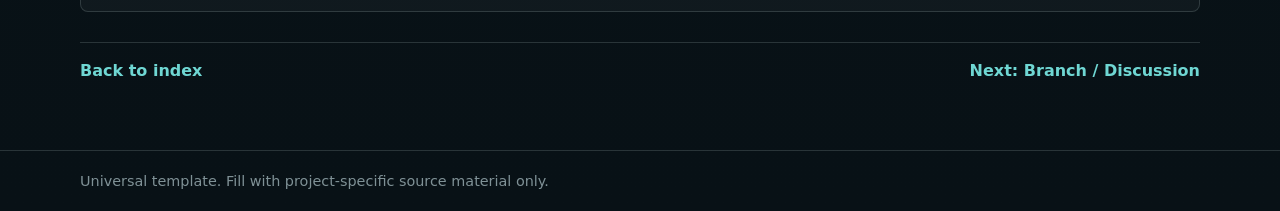
<file: carryover-templates/template-01-full-project-carryover.html>
<!doctype html>
<html lang="en">
  <head>
    <meta charset="utf-8" />
    <meta name="viewport" content="width=device-width, initial-scale=1" />
    <title>Template 01 - Full Project Carryover Capsule</title>
    <meta name="description" content="Universal full project carryover capsule template." />
    <link rel="stylesheet" href="template-pages.css" />
  </head>
  <body>
    <header class="template-header">
      <div class="page-shell">
        <nav aria-label="Template navigation">
          <a href="index.html">Template Index</a>
          <a href="template-02-branch-discussion.html">Next Template</a>
        </nav>
        <p class="eyebrow">Template 01</p>
        <h1>Full Project Carryover Capsule</h1>
        <p class="lede">Use this when an active project must move into a new working chat without losing project state, approved decisions, source boundaries, file status, risks, or next actions.</p>
      </div>
    </header>

    <main class="page-shell">
      <section class="instructions">
        <h2>User Instructions</h2>
        <p>
          Fill this template with project-specific source material. Do not paste the full operating governance unless the user explicitly asks. Instead, point to the governance files or protocol the new chat must read before acting.
        </p>
        <p>
          This template is for a complete continuity handoff, not a short starter prompt. Include full known operative detail. If important information is unavailable, label it UNKNOWN, NOT VISIBLE, or NOT INSPECTED. If the capsule becomes long, split the filled capsule into numbered parts instead of compressing important content.
        </p>
        <h3>Use this when</h3>
        <ul>
          <li>A project has become too large or slow in the original chat.</li>
          <li>A new project-specific chat must continue file-aware work.</li>
          <li>Approved wording, status, QA, boundaries, or decisions may be lost without a full handoff.</li>
        </ul>
        <h3>Do not use this when</h3>
        <ul>
          <li>The new chat is only for casual discussion. Use the Branch / Discussion template instead.</li>
          <li>The project facts are not visible and cannot be verified. Use UNKNOWN labels or block.</li>
          <li>The user has asked for analysis only and has not authorized creating a handoff.</li>
        </ul>
      </section>

      <section class="template-block">
        <h2>Blank Template</h2>
        <pre><code>FULL PROJECT CARRYOVER CAPSULE

Capsule status:
[DRAFT / APPROVED FOR PASTE / NEEDS REVIEW]

Project name:
[PROJECT_NAME]

Workspace:
[WORKSPACE_PATH]
[SOURCE LABEL]

Physical project folder:
[PROJECT_FOLDER_PATH]
[SOURCE LABEL]

Governance pointer:
Before acting, read and apply:
- [WORKSPACE_AGENTS_PATH]
- [PRIMARY_GOVERNANCE_PATH]
- [SECONDARY_GOVERNANCE_PATH]
- [PROJECT_GOVERNANCE_PATH_IF_ANY]

This capsule does not replace governance. It carries project context.

Purpose of project:
[FULL PURPOSE WITH SOURCE LABELS]

Current status:
[DETAILED CURRENT STATE]
[Include active, paused, unfinished, not started, blocked, or not authorized.]

Current workspace and git state:
[GIT-VERIFIED OR NOT INSPECTED]
[Branch, tracking, staged status, untracked status, dirty worktree notes.]

Controlling project sources:
[List each file, folder, chat source, artifact, or user instruction.]
[Label each as FILE-VERIFIED, CHAT-VISIBLE, USER-APPROVED, etc.]

Source priority:
1. [DON_NEWEST_INSTRUCTION]
2. [CURRENT_PROJECT_FILES]
3. [THIS_CAPSULE]
4. [ORIGINAL_ARCHIVE_THREAD_IF_AUTHORIZED]
5. [OTHER_SOURCE_IF_AUTHORIZED]

Files and artifacts involved:
[Exact paths, URLs, screenshots, generated files, pages, apps, documents, reports, scripts.]

Approved decisions:
[Copy exact decisions. Label source and approval status.]

Exact approved wording:
[Paste exact wording when wording matters.]
[Do not paraphrase approved wording.]

Discussed but not approved:
[List material that must not be treated as approved.]

Rejected or superseded decisions:
[List only what prevents repeated debate or unsafe reuse.]

Work already completed:
[What was changed, created, inspected, discussed, tested, or left untouched.]

Files touched:
[Read / edited / created / moved / deleted / untouched when relevant.]

Verification already performed:
[Specific checks and results.]

Known QA results:
[Browser checks, link scans, tests, visual QA, file scans, limitations.]

Unverified status:
[What has not been checked.]

Open questions:
[Unresolved decisions and why they matter.]

Risks and unresolved confusion:
[Known risks, source conflicts, stale context, missing decisions, privacy concerns.]

Boundaries and permissions:
[What is authorized now.]
[What requires explicit approval.]

Things not to do:
[Explicit exclusions.]

External action status:
[Publishing, sending, sharing, payments, deployment, account configuration, commits, pushes.]

Archive relationship:
[Original chat/archive title or thread note.]
[When archive lookup is allowed.]
[What may be searched.]
[What must not be imported.]

Related discussion chat relationship:
[If any. State what belongs there and what must be copied back before file work.]

What the new chat should read first:
1. [FIRST_READ_FILE_OR_SOURCE]
2. [FIRST_READ_FILE_OR_SOURCE]
3. [FIRST_READ_FILE_OR_SOURCE]

What the new chat should verify before work:
1. [WORKSPACE_VERIFICATION]
2. [PROJECT_FOLDER_VERIFICATION]
3. [GIT_STATE_VERIFICATION]
4. [CURRENT_FILE_STATUS]
5. [DON_NEWEST_INSTRUCTION]

Next recommended actions:
1. [SMALLEST_SAFE_NEXT_ACTION]
2. [NEXT_ACTION]
3. [NEXT_ACTION]

Actions not authorized by this capsule:
- [ACTION]
- [ACTION]
- [ACTION]

If information is missing:
Label it UNKNOWN / NOT VISIBLE / NOT INSPECTED. Do not reconstruct missing context from memory, filename, folder name, pattern, or assumption.

If this capsule conflicts with current files:
Stop, report the conflict, and ask the user before acting.</code></pre>
      </section>

      <section class="question-block">
        <h2>End Directive And Readiness Questions</h2>
        <pre><code>DIRECTIVE TO THE NEW CHAT

Before assuming responsibility for this project, answer the questions below. The user will take your answers back to the original chat for review. Do not edit, create, move, delete, stage, commit, publish, upload, send, share, deploy, or configure anything until the handoff is accepted or the user gives explicit task approval.

Governance understanding questions:
1. Which governance files or protocols control your operation?
2. Does this capsule replace those governance files?
3. What actions are not authorized by this capsule?
4. What must you verify before editing files or claiming current status?
5. What source labels will you use for uncertain or unverified information?
6. What do you do if current files conflict with this capsule?
7. What requires explicit user approval?
8. When may you consult the original archive?
9. What unrelated project context must you exclude?
10. What would make you stop instead of proceed?

Source-material understanding questions:
1. What project are you continuing?
2. What is the workspace path?
3. What is the physical project folder?
4. What is the project purpose?
5. What is the current status?
6. What files or artifacts are involved?
7. What exact approved wording or decisions must be preserved?
8. What work has already been completed?
9. What verification has already been performed?
10. What remains unverified?
11. What open questions remain?
12. What risks or unresolved confusion remain?
13. What is the next safe action?
14. What must not be done yet?
15. What information is missing before you can take responsibility?

Final readiness statement:
Choose one:
- READY WITH LIMITATIONS: [state limitations]
- NOT READY: [state what is missing]
- BLOCKED: [state what must be recovered or verified]</code></pre>
      </section>

      <nav class="footer-nav" aria-label="Footer navigation">
        <a href="index.html">Back to index</a>
        <a href="template-02-branch-discussion.html">Next: Branch / Discussion</a>
      </nav>
    </main>

    <footer class="site-footer">
      <div class="page-shell">Universal template. Fill with project-specific source material only.</div>
    </footer>
  </body>
</html>
</file>
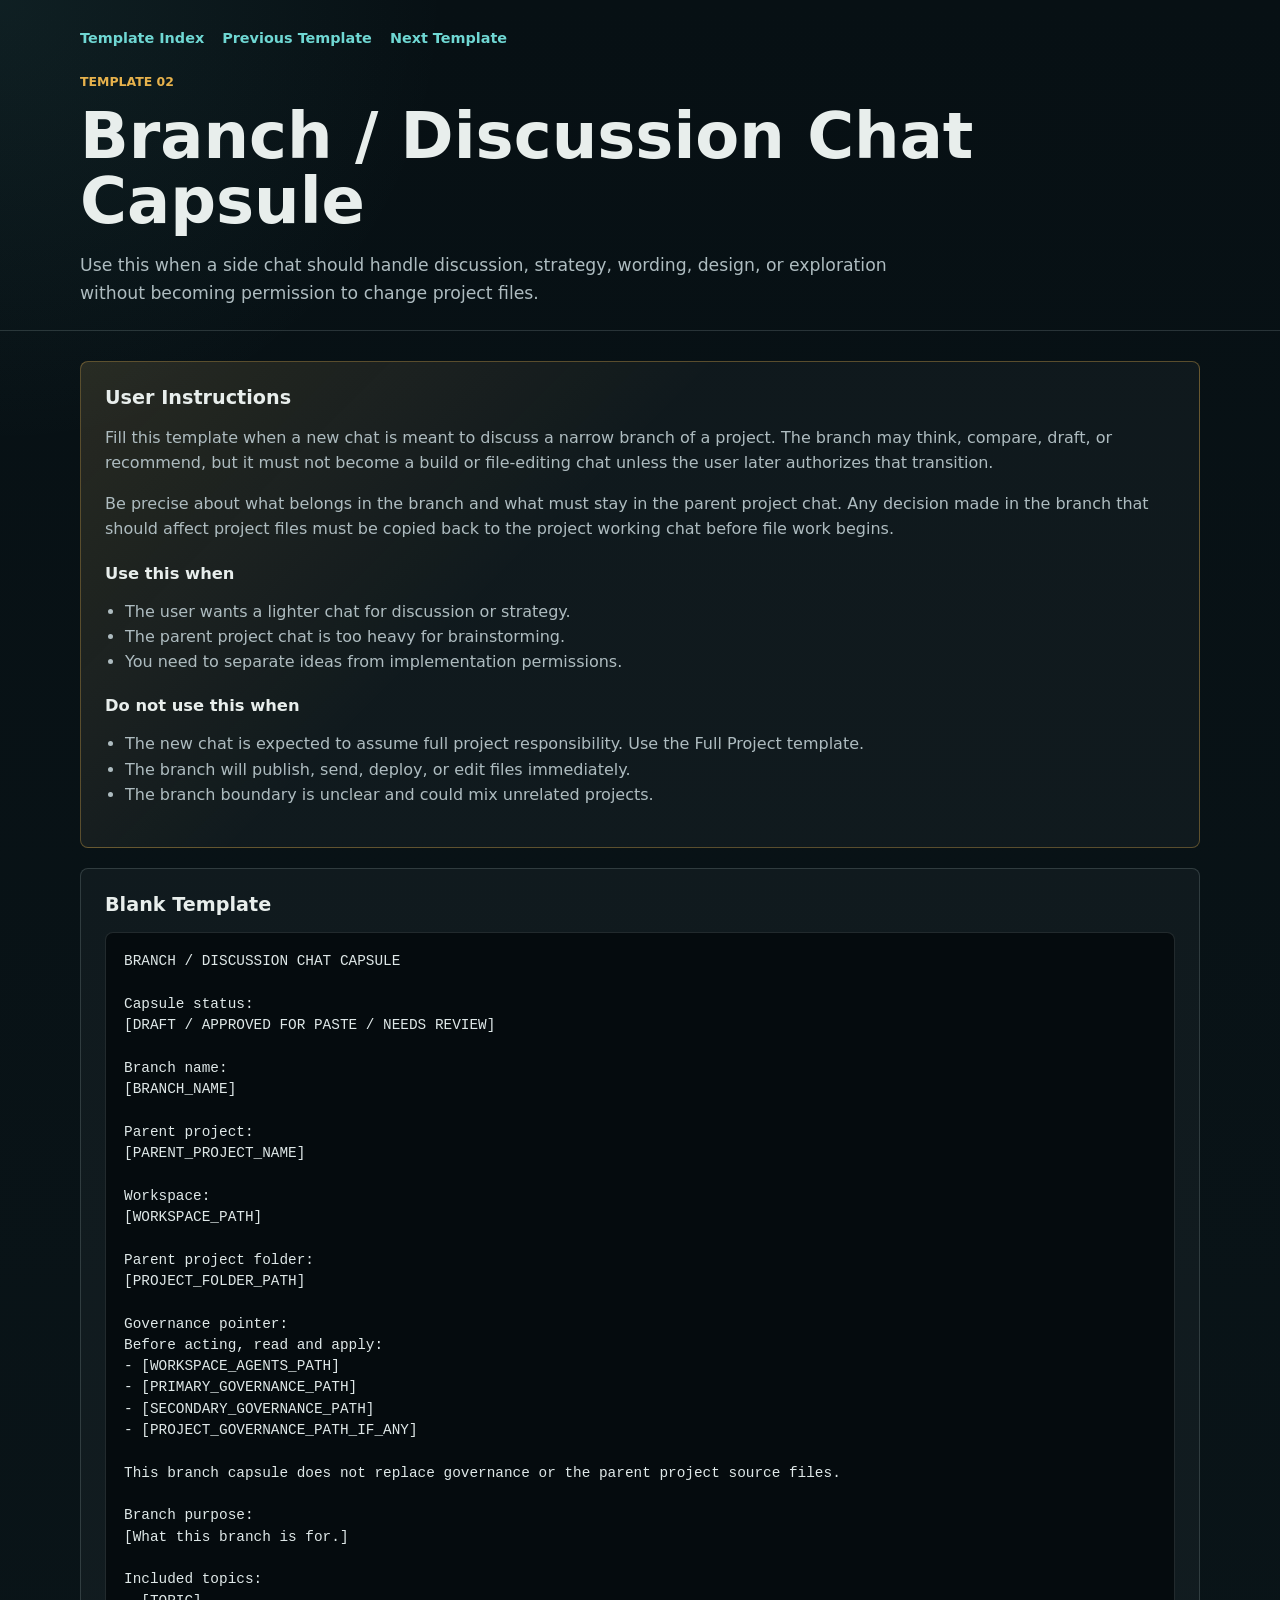
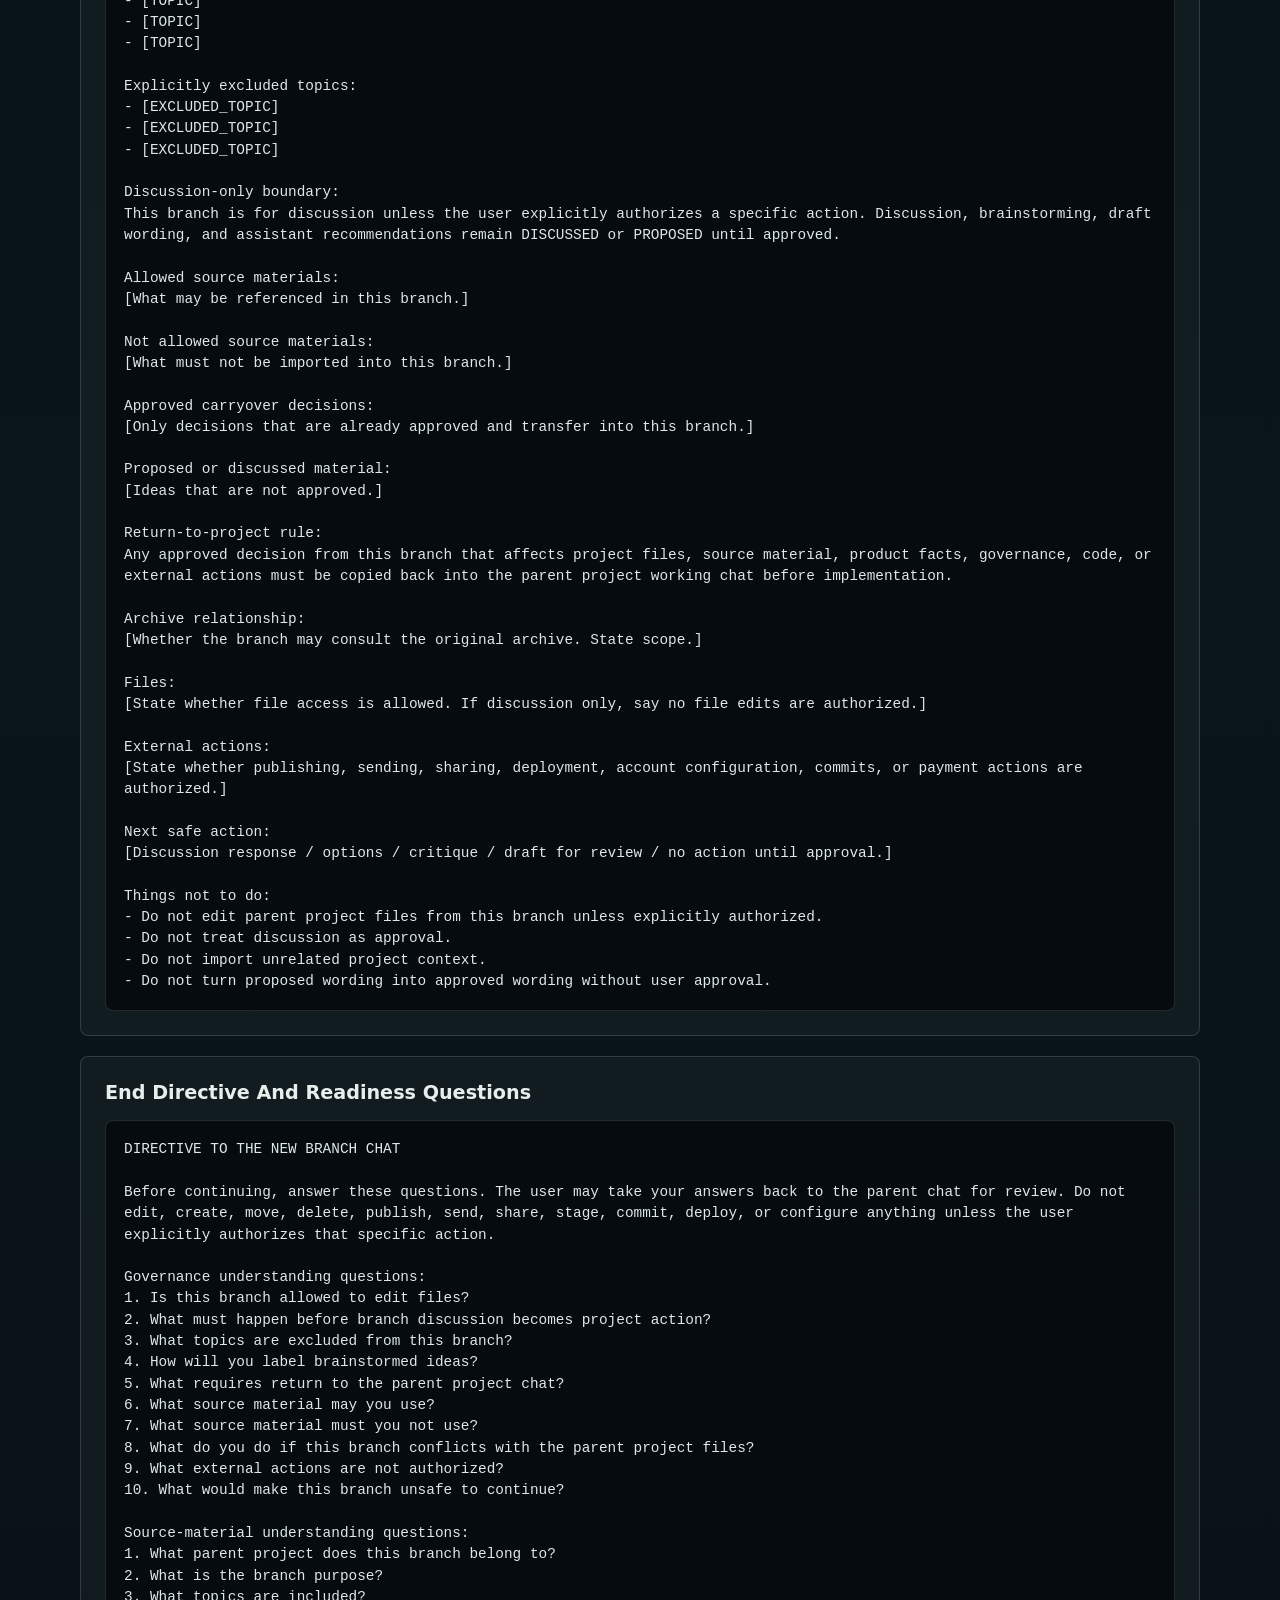
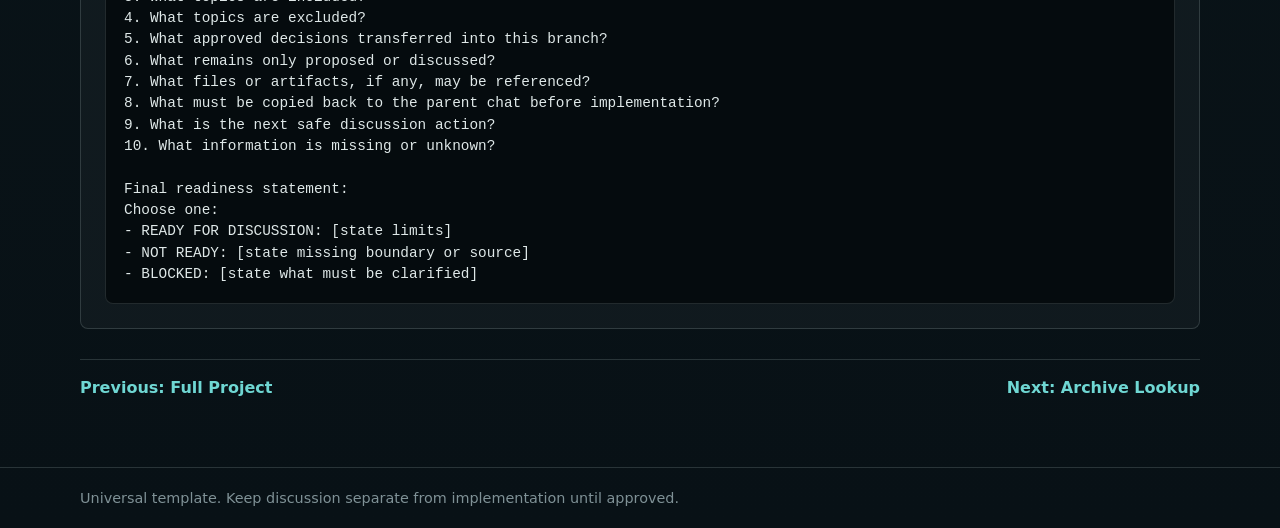
<file: carryover-templates/template-02-branch-discussion.html>
<!doctype html>
<html lang="en">
  <head>
    <meta charset="utf-8" />
    <meta name="viewport" content="width=device-width, initial-scale=1" />
    <title>Template 02 - Branch / Discussion Chat Capsule</title>
    <meta name="description" content="Universal branch and discussion chat capsule template." />
    <link rel="stylesheet" href="template-pages.css" />
  </head>
  <body>
    <header class="template-header">
      <div class="page-shell">
        <nav aria-label="Template navigation">
          <a href="index.html">Template Index</a>
          <a href="template-01-full-project-carryover.html">Previous Template</a>
          <a href="template-03-archive-lookup.html">Next Template</a>
        </nav>
        <p class="eyebrow">Template 02</p>
        <h1>Branch / Discussion Chat Capsule</h1>
        <p class="lede">Use this when a side chat should handle discussion, strategy, wording, design, or exploration without becoming permission to change project files.</p>
      </div>
    </header>

    <main class="page-shell">
      <section class="instructions">
        <h2>User Instructions</h2>
        <p>
          Fill this template when a new chat is meant to discuss a narrow branch of a project. The branch may think, compare, draft, or recommend, but it must not become a build or file-editing chat unless the user later authorizes that transition.
        </p>
        <p>
          Be precise about what belongs in the branch and what must stay in the parent project chat. Any decision made in the branch that should affect project files must be copied back to the project working chat before file work begins.
        </p>
        <h3>Use this when</h3>
        <ul>
          <li>The user wants a lighter chat for discussion or strategy.</li>
          <li>The parent project chat is too heavy for brainstorming.</li>
          <li>You need to separate ideas from implementation permissions.</li>
        </ul>
        <h3>Do not use this when</h3>
        <ul>
          <li>The new chat is expected to assume full project responsibility. Use the Full Project template.</li>
          <li>The branch will publish, send, deploy, or edit files immediately.</li>
          <li>The branch boundary is unclear and could mix unrelated projects.</li>
        </ul>
      </section>

      <section class="template-block">
        <h2>Blank Template</h2>
        <pre><code>BRANCH / DISCUSSION CHAT CAPSULE

Capsule status:
[DRAFT / APPROVED FOR PASTE / NEEDS REVIEW]

Branch name:
[BRANCH_NAME]

Parent project:
[PARENT_PROJECT_NAME]

Workspace:
[WORKSPACE_PATH]

Parent project folder:
[PROJECT_FOLDER_PATH]

Governance pointer:
Before acting, read and apply:
- [WORKSPACE_AGENTS_PATH]
- [PRIMARY_GOVERNANCE_PATH]
- [SECONDARY_GOVERNANCE_PATH]
- [PROJECT_GOVERNANCE_PATH_IF_ANY]

This branch capsule does not replace governance or the parent project source files.

Branch purpose:
[What this branch is for.]

Included topics:
- [TOPIC]
- [TOPIC]
- [TOPIC]

Explicitly excluded topics:
- [EXCLUDED_TOPIC]
- [EXCLUDED_TOPIC]
- [EXCLUDED_TOPIC]

Discussion-only boundary:
This branch is for discussion unless the user explicitly authorizes a specific action. Discussion, brainstorming, draft wording, and assistant recommendations remain DISCUSSED or PROPOSED until approved.

Allowed source materials:
[What may be referenced in this branch.]

Not allowed source materials:
[What must not be imported into this branch.]

Approved carryover decisions:
[Only decisions that are already approved and transfer into this branch.]

Proposed or discussed material:
[Ideas that are not approved.]

Return-to-project rule:
Any approved decision from this branch that affects project files, source material, product facts, governance, code, or external actions must be copied back into the parent project working chat before implementation.

Archive relationship:
[Whether the branch may consult the original archive. State scope.]

Files:
[State whether file access is allowed. If discussion only, say no file edits are authorized.]

External actions:
[State whether publishing, sending, sharing, deployment, account configuration, commits, or payment actions are authorized.]

Next safe action:
[Discussion response / options / critique / draft for review / no action until approval.]

Things not to do:
- Do not edit parent project files from this branch unless explicitly authorized.
- Do not treat discussion as approval.
- Do not import unrelated project context.
- Do not turn proposed wording into approved wording without user approval.</code></pre>
      </section>

      <section class="question-block">
        <h2>End Directive And Readiness Questions</h2>
        <pre><code>DIRECTIVE TO THE NEW BRANCH CHAT

Before continuing, answer these questions. The user may take your answers back to the parent chat for review. Do not edit, create, move, delete, publish, send, share, stage, commit, deploy, or configure anything unless the user explicitly authorizes that specific action.

Governance understanding questions:
1. Is this branch allowed to edit files?
2. What must happen before branch discussion becomes project action?
3. What topics are excluded from this branch?
4. How will you label brainstormed ideas?
5. What requires return to the parent project chat?
6. What source material may you use?
7. What source material must you not use?
8. What do you do if this branch conflicts with the parent project files?
9. What external actions are not authorized?
10. What would make this branch unsafe to continue?

Source-material understanding questions:
1. What parent project does this branch belong to?
2. What is the branch purpose?
3. What topics are included?
4. What topics are excluded?
5. What approved decisions transferred into this branch?
6. What remains only proposed or discussed?
7. What files or artifacts, if any, may be referenced?
8. What must be copied back to the parent chat before implementation?
9. What is the next safe discussion action?
10. What information is missing or unknown?

Final readiness statement:
Choose one:
- READY FOR DISCUSSION: [state limits]
- NOT READY: [state missing boundary or source]
- BLOCKED: [state what must be clarified]</code></pre>
      </section>

      <nav class="footer-nav" aria-label="Footer navigation">
        <a href="template-01-full-project-carryover.html">Previous: Full Project</a>
        <a href="template-03-archive-lookup.html">Next: Archive Lookup</a>
      </nav>
    </main>

    <footer class="site-footer">
      <div class="page-shell">Universal template. Keep discussion separate from implementation until approved.</div>
    </footer>
  </body>
</html>
</file>
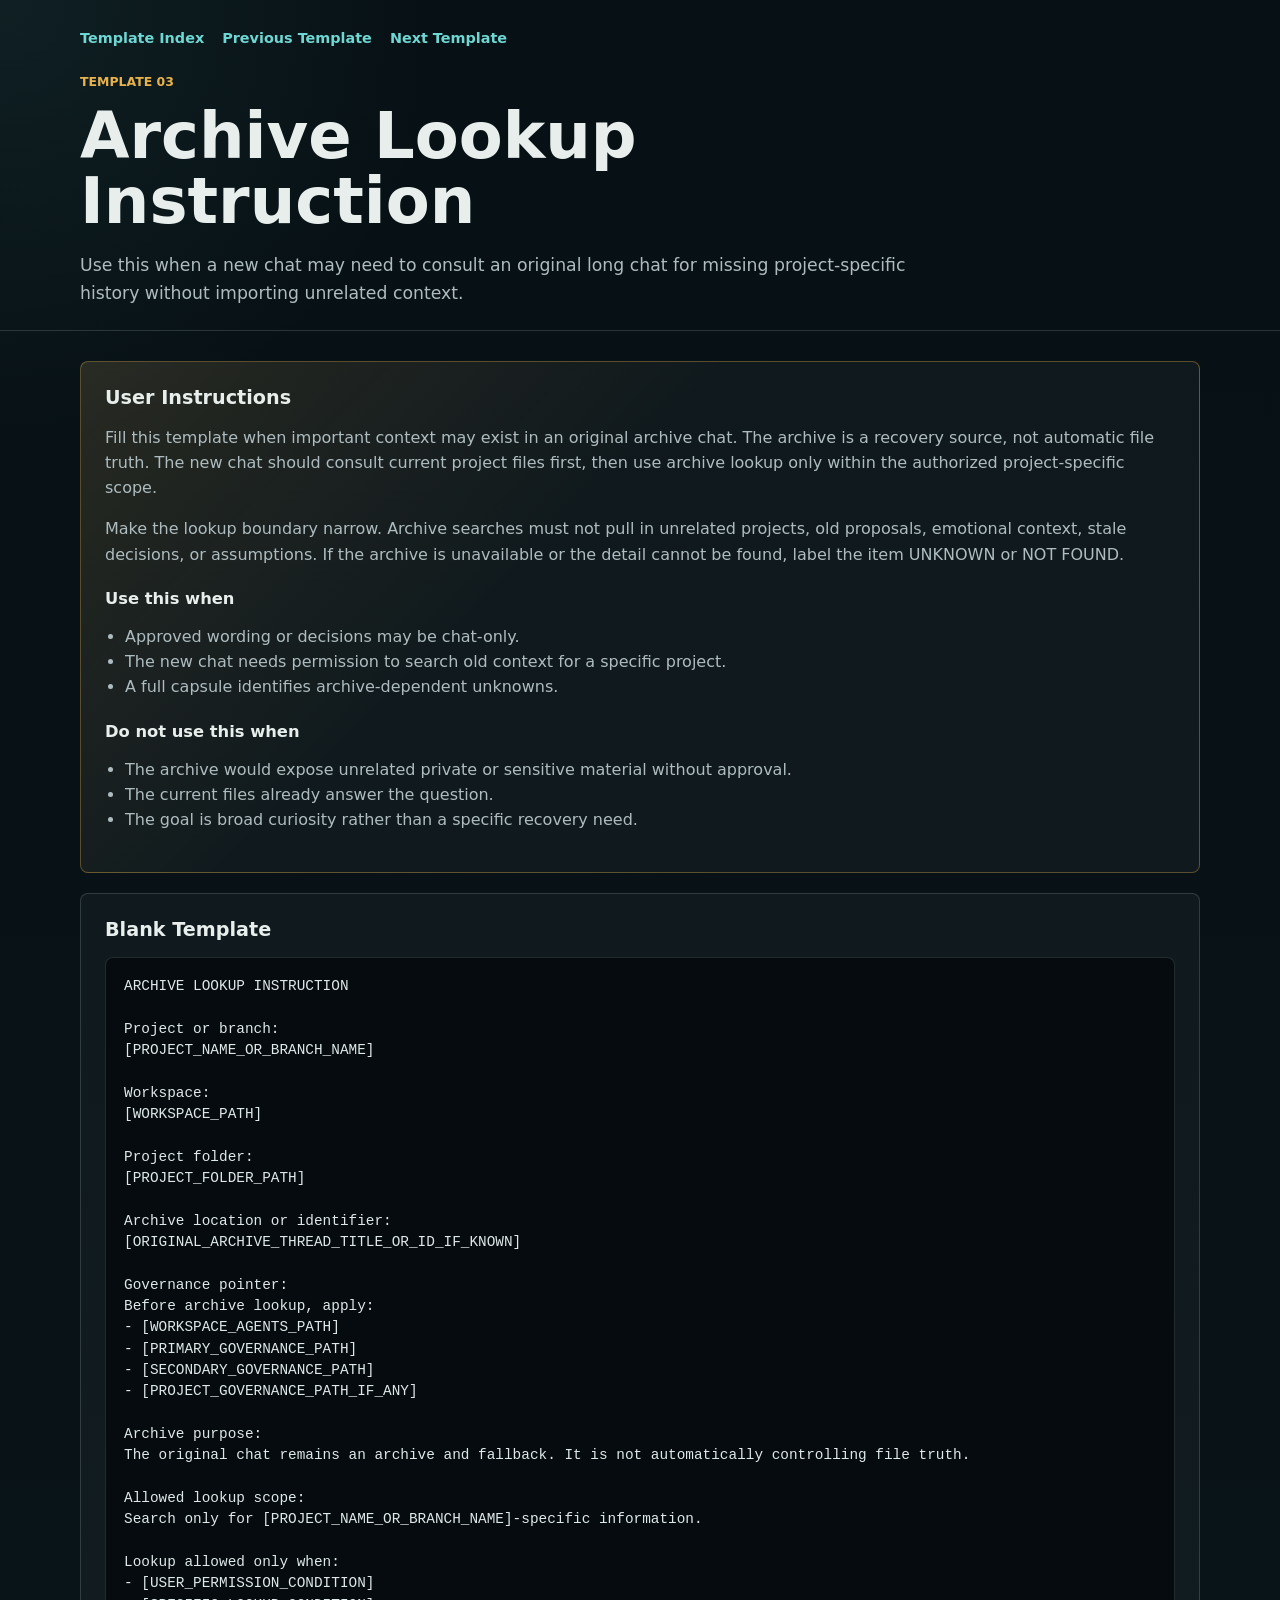
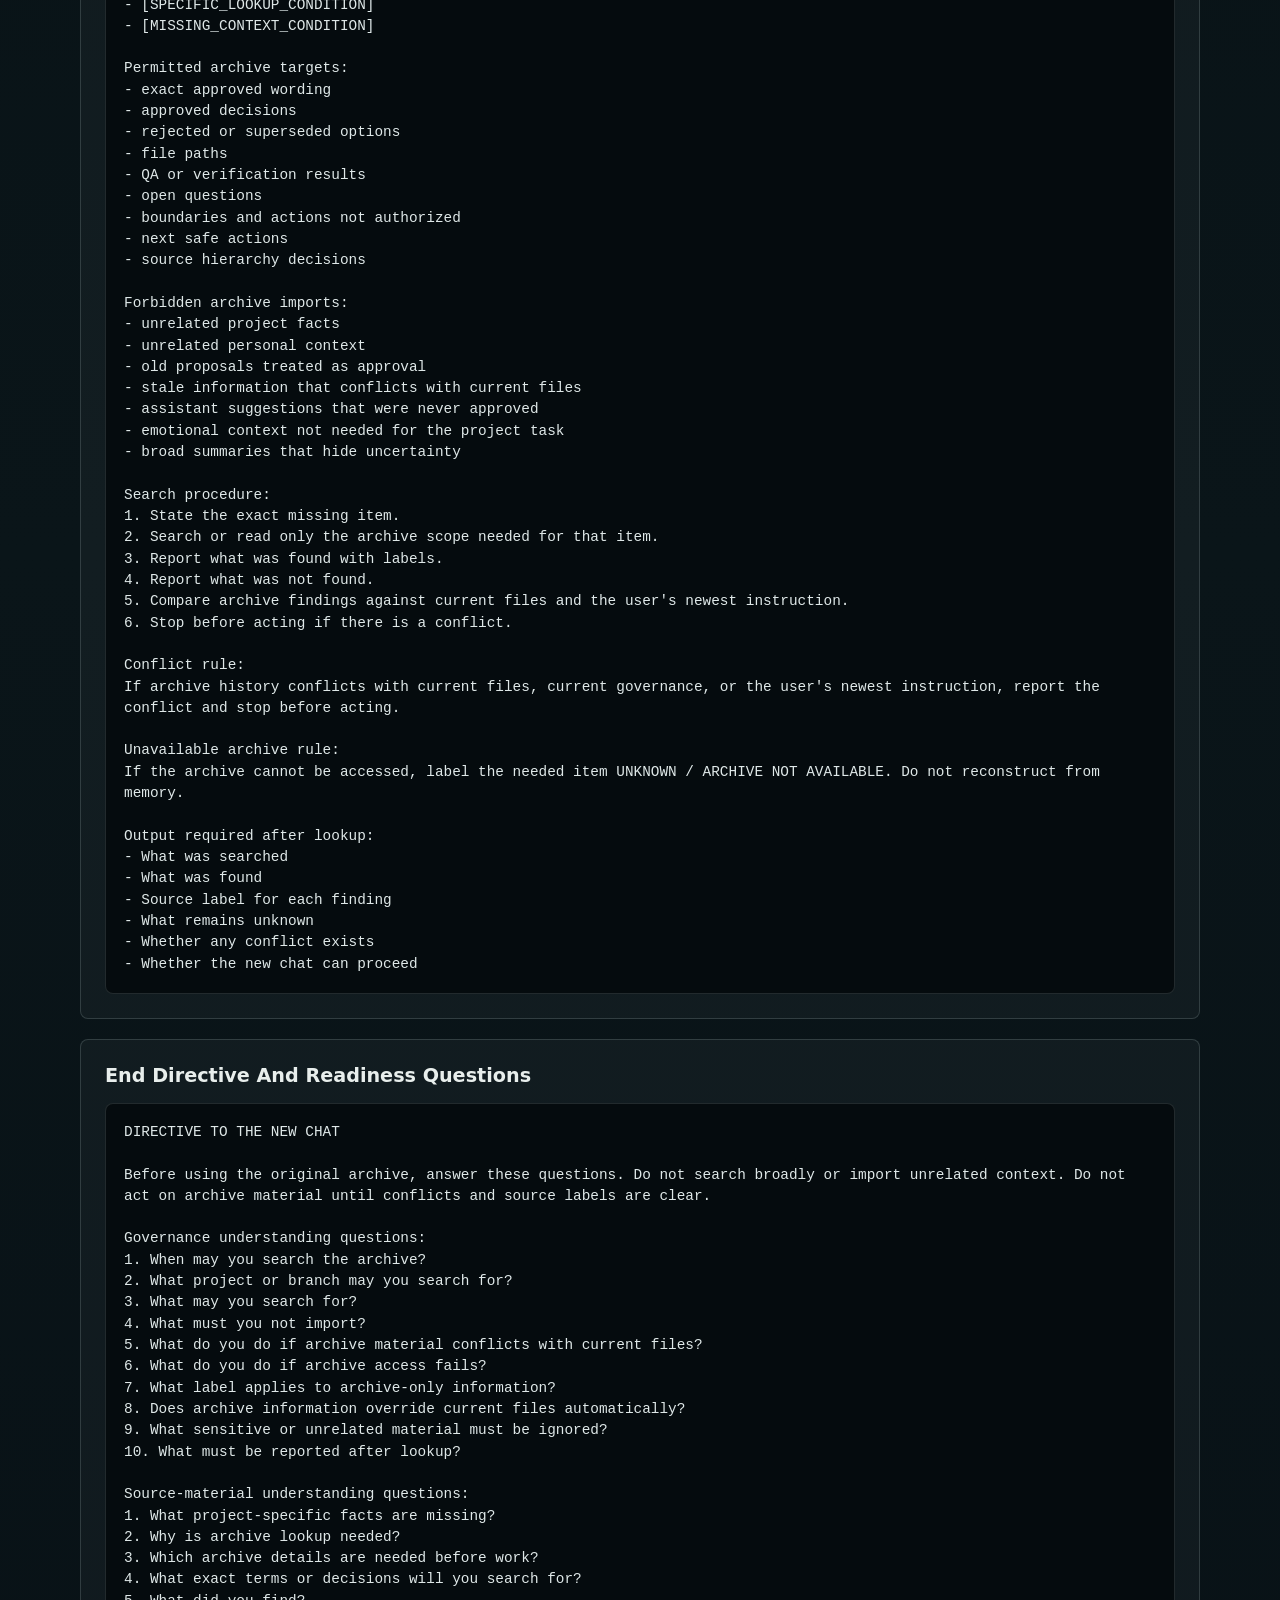
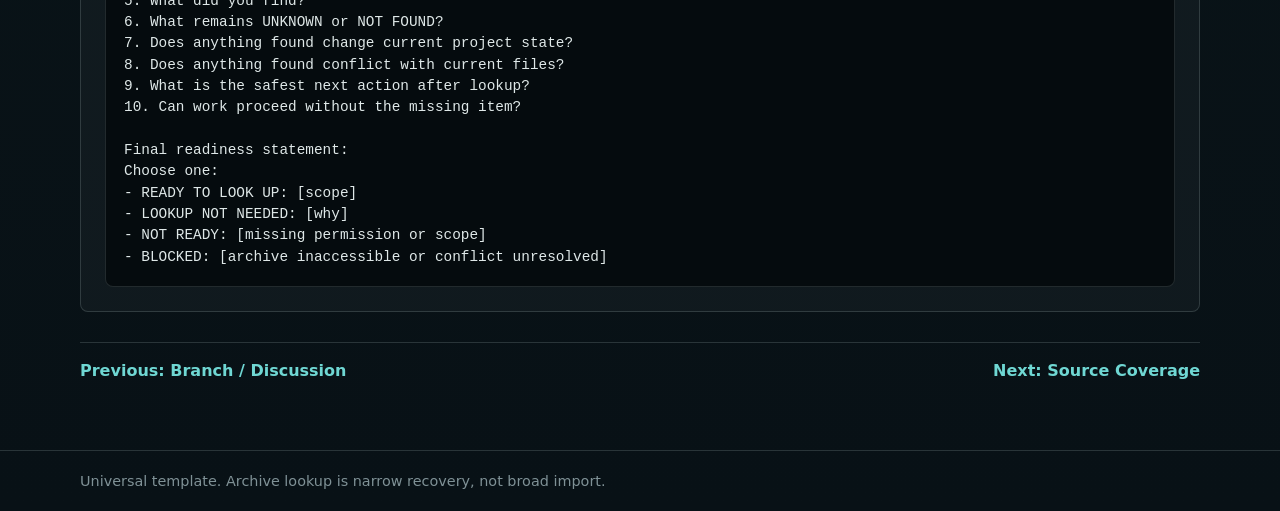
<file: carryover-templates/template-03-archive-lookup.html>
<!doctype html>
<html lang="en">
  <head>
    <meta charset="utf-8" />
    <meta name="viewport" content="width=device-width, initial-scale=1" />
    <title>Template 03 - Archive Lookup Instruction</title>
    <meta name="description" content="Universal archive lookup instruction template." />
    <link rel="stylesheet" href="template-pages.css" />
  </head>
  <body>
    <header class="template-header">
      <div class="page-shell">
        <nav aria-label="Template navigation">
          <a href="index.html">Template Index</a>
          <a href="template-02-branch-discussion.html">Previous Template</a>
          <a href="template-04-source-coverage-report.html">Next Template</a>
        </nav>
        <p class="eyebrow">Template 03</p>
        <h1>Archive Lookup Instruction</h1>
        <p class="lede">Use this when a new chat may need to consult an original long chat for missing project-specific history without importing unrelated context.</p>
      </div>
    </header>

    <main class="page-shell">
      <section class="instructions">
        <h2>User Instructions</h2>
        <p>
          Fill this template when important context may exist in an original archive chat. The archive is a recovery source, not automatic file truth. The new chat should consult current project files first, then use archive lookup only within the authorized project-specific scope.
        </p>
        <p>
          Make the lookup boundary narrow. Archive searches must not pull in unrelated projects, old proposals, emotional context, stale decisions, or assumptions. If the archive is unavailable or the detail cannot be found, label the item UNKNOWN or NOT FOUND.
        </p>
        <h3>Use this when</h3>
        <ul>
          <li>Approved wording or decisions may be chat-only.</li>
          <li>The new chat needs permission to search old context for a specific project.</li>
          <li>A full capsule identifies archive-dependent unknowns.</li>
        </ul>
        <h3>Do not use this when</h3>
        <ul>
          <li>The archive would expose unrelated private or sensitive material without approval.</li>
          <li>The current files already answer the question.</li>
          <li>The goal is broad curiosity rather than a specific recovery need.</li>
        </ul>
      </section>

      <section class="template-block">
        <h2>Blank Template</h2>
        <pre><code>ARCHIVE LOOKUP INSTRUCTION

Project or branch:
[PROJECT_NAME_OR_BRANCH_NAME]

Workspace:
[WORKSPACE_PATH]

Project folder:
[PROJECT_FOLDER_PATH]

Archive location or identifier:
[ORIGINAL_ARCHIVE_THREAD_TITLE_OR_ID_IF_KNOWN]

Governance pointer:
Before archive lookup, apply:
- [WORKSPACE_AGENTS_PATH]
- [PRIMARY_GOVERNANCE_PATH]
- [SECONDARY_GOVERNANCE_PATH]
- [PROJECT_GOVERNANCE_PATH_IF_ANY]

Archive purpose:
The original chat remains an archive and fallback. It is not automatically controlling file truth.

Allowed lookup scope:
Search only for [PROJECT_NAME_OR_BRANCH_NAME]-specific information.

Lookup allowed only when:
- [USER_PERMISSION_CONDITION]
- [SPECIFIC_LOOKUP_CONDITION]
- [MISSING_CONTEXT_CONDITION]

Permitted archive targets:
- exact approved wording
- approved decisions
- rejected or superseded options
- file paths
- QA or verification results
- open questions
- boundaries and actions not authorized
- next safe actions
- source hierarchy decisions

Forbidden archive imports:
- unrelated project facts
- unrelated personal context
- old proposals treated as approval
- stale information that conflicts with current files
- assistant suggestions that were never approved
- emotional context not needed for the project task
- broad summaries that hide uncertainty

Search procedure:
1. State the exact missing item.
2. Search or read only the archive scope needed for that item.
3. Report what was found with labels.
4. Report what was not found.
5. Compare archive findings against current files and the user's newest instruction.
6. Stop before acting if there is a conflict.

Conflict rule:
If archive history conflicts with current files, current governance, or the user's newest instruction, report the conflict and stop before acting.

Unavailable archive rule:
If the archive cannot be accessed, label the needed item UNKNOWN / ARCHIVE NOT AVAILABLE. Do not reconstruct from memory.

Output required after lookup:
- What was searched
- What was found
- Source label for each finding
- What remains unknown
- Whether any conflict exists
- Whether the new chat can proceed</code></pre>
      </section>

      <section class="question-block">
        <h2>End Directive And Readiness Questions</h2>
        <pre><code>DIRECTIVE TO THE NEW CHAT

Before using the original archive, answer these questions. Do not search broadly or import unrelated context. Do not act on archive material until conflicts and source labels are clear.

Governance understanding questions:
1. When may you search the archive?
2. What project or branch may you search for?
3. What may you search for?
4. What must you not import?
5. What do you do if archive material conflicts with current files?
6. What do you do if archive access fails?
7. What label applies to archive-only information?
8. Does archive information override current files automatically?
9. What sensitive or unrelated material must be ignored?
10. What must be reported after lookup?

Source-material understanding questions:
1. What project-specific facts are missing?
2. Why is archive lookup needed?
3. Which archive details are needed before work?
4. What exact terms or decisions will you search for?
5. What did you find?
6. What remains UNKNOWN or NOT FOUND?
7. Does anything found change current project state?
8. Does anything found conflict with current files?
9. What is the safest next action after lookup?
10. Can work proceed without the missing item?

Final readiness statement:
Choose one:
- READY TO LOOK UP: [scope]
- LOOKUP NOT NEEDED: [why]
- NOT READY: [missing permission or scope]
- BLOCKED: [archive inaccessible or conflict unresolved]</code></pre>
      </section>

      <nav class="footer-nav" aria-label="Footer navigation">
        <a href="template-02-branch-discussion.html">Previous: Branch / Discussion</a>
        <a href="template-04-source-coverage-report.html">Next: Source Coverage</a>
      </nav>
    </main>

    <footer class="site-footer">
      <div class="page-shell">Universal template. Archive lookup is narrow recovery, not broad import.</div>
    </footer>
  </body>
</html>
</file>
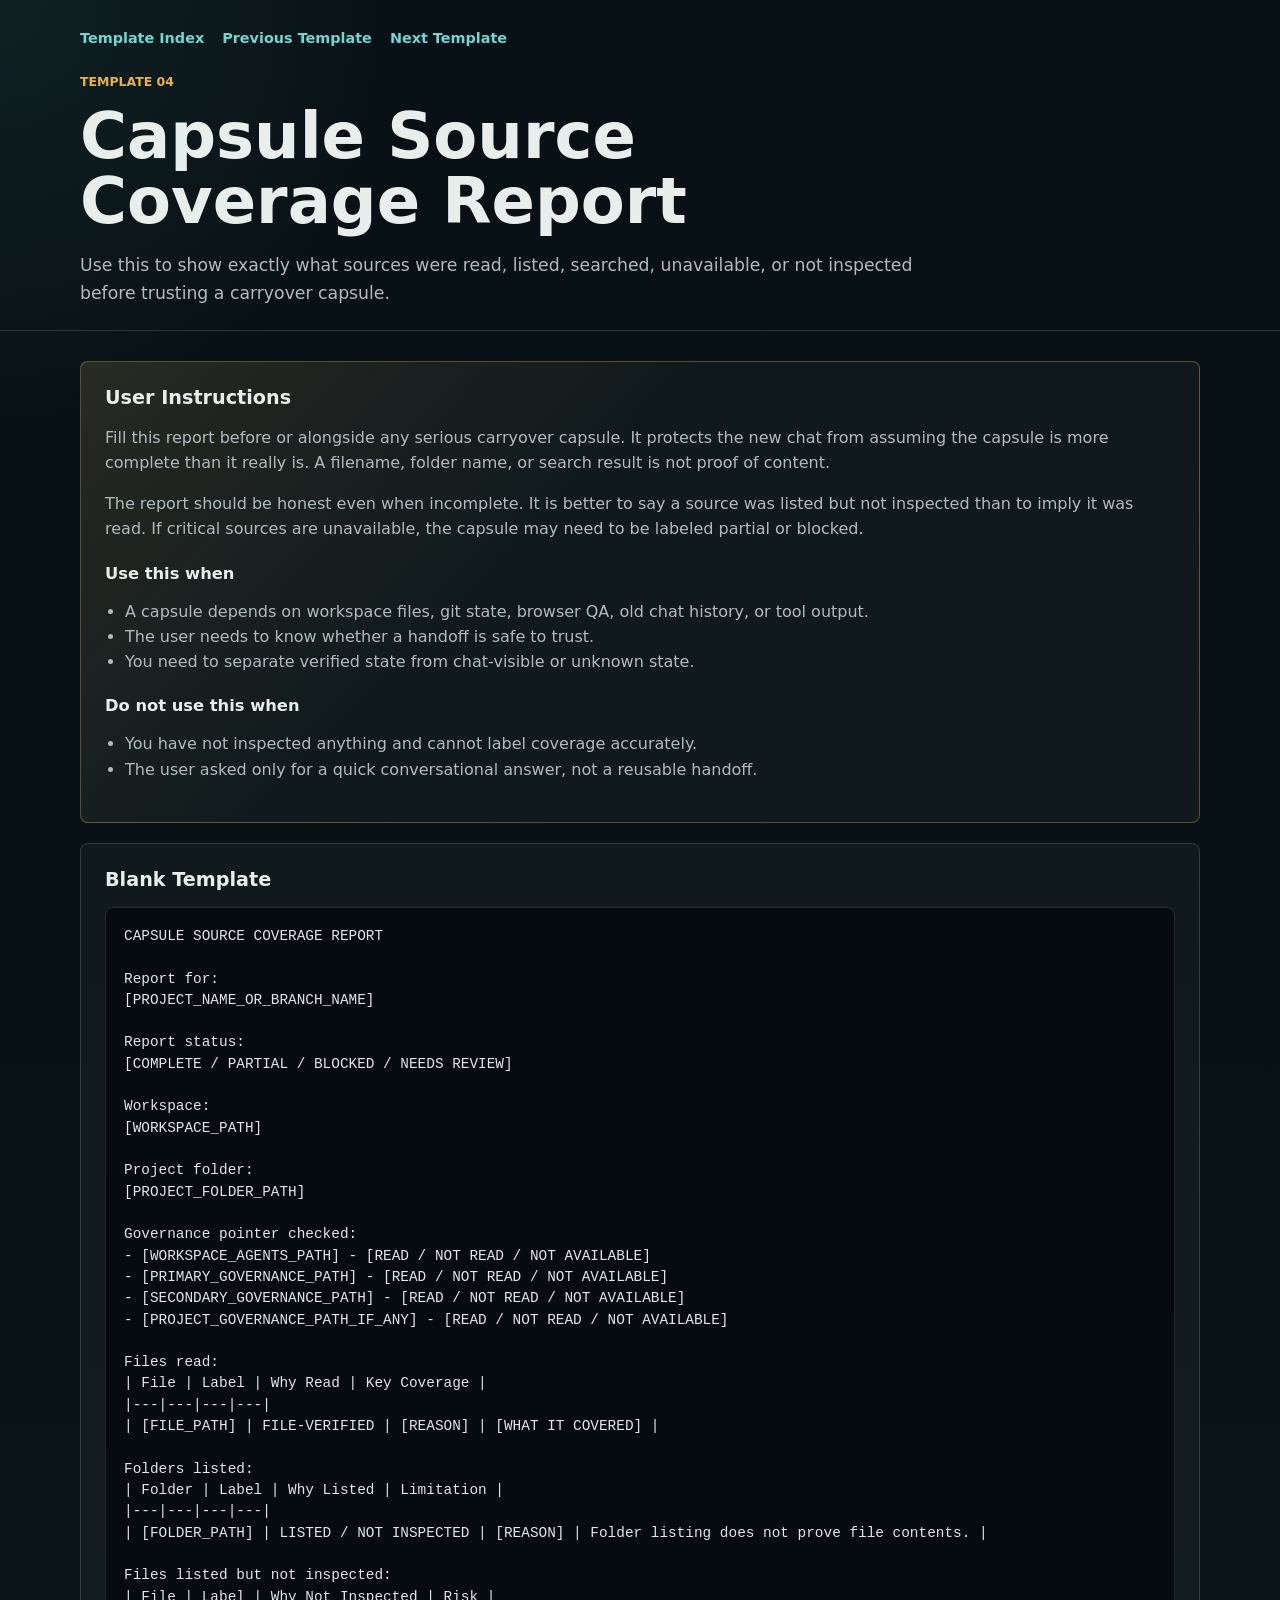
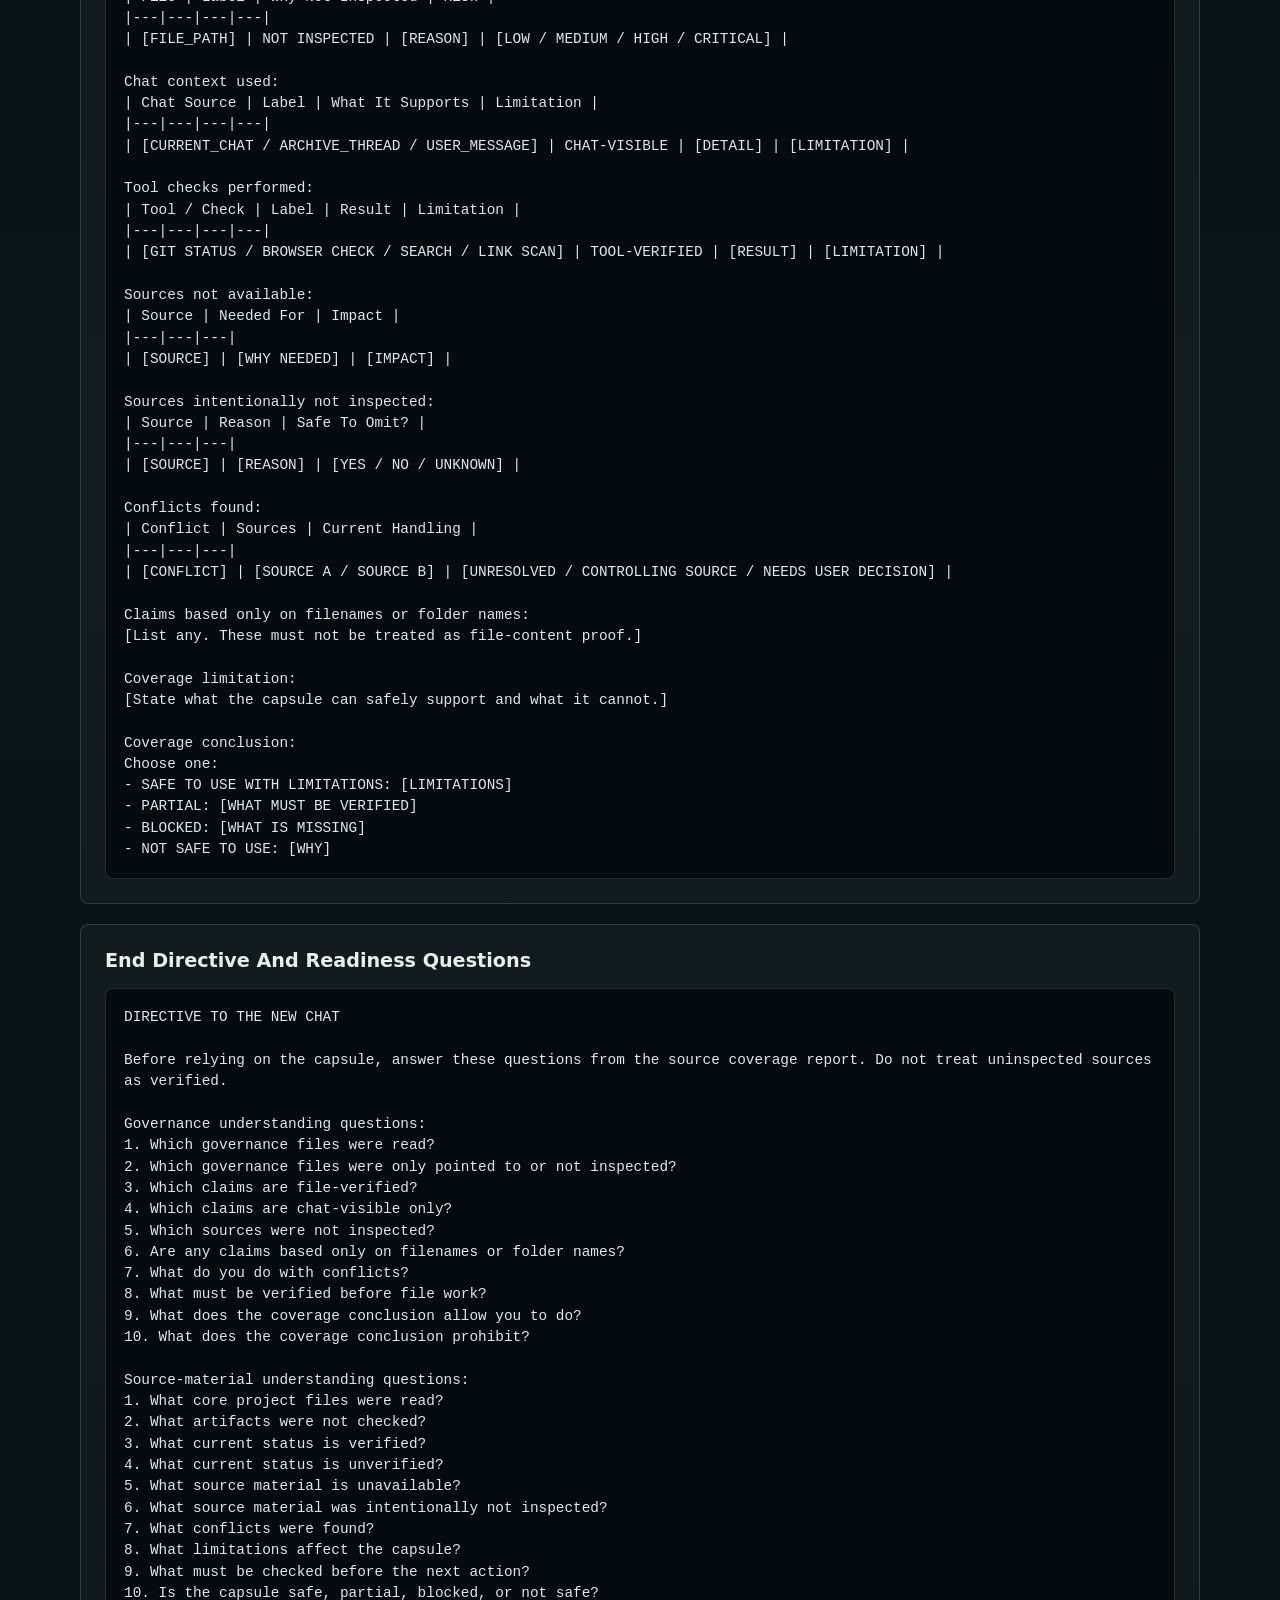
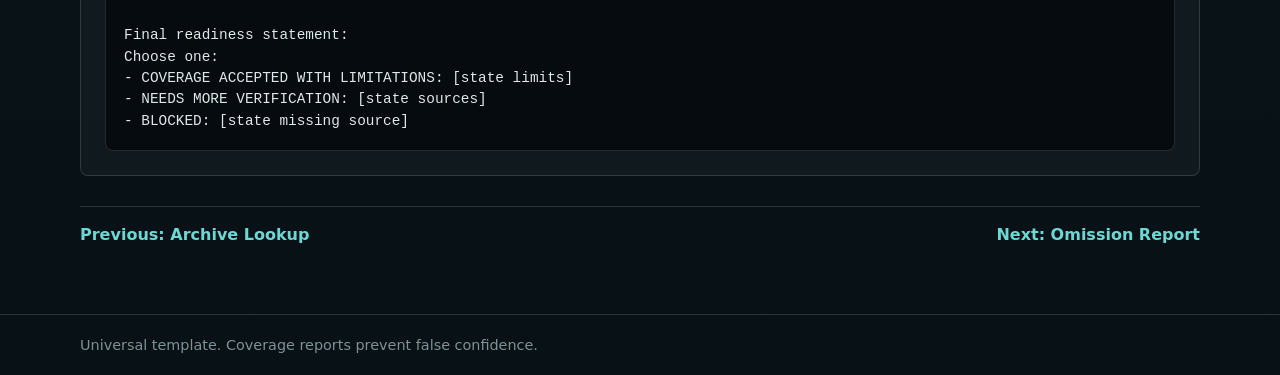
<file: carryover-templates/template-04-source-coverage-report.html>
<!doctype html>
<html lang="en">
  <head>
    <meta charset="utf-8" />
    <meta name="viewport" content="width=device-width, initial-scale=1" />
    <title>Template 04 - Capsule Source Coverage Report</title>
    <meta name="description" content="Universal source coverage report template for carryover capsules." />
    <link rel="stylesheet" href="template-pages.css" />
  </head>
  <body>
    <header class="template-header">
      <div class="page-shell">
        <nav aria-label="Template navigation">
          <a href="index.html">Template Index</a>
          <a href="template-03-archive-lookup.html">Previous Template</a>
          <a href="template-05-omission-report.html">Next Template</a>
        </nav>
        <p class="eyebrow">Template 04</p>
        <h1>Capsule Source Coverage Report</h1>
        <p class="lede">Use this to show exactly what sources were read, listed, searched, unavailable, or not inspected before trusting a carryover capsule.</p>
      </div>
    </header>

    <main class="page-shell">
      <section class="instructions">
        <h2>User Instructions</h2>
        <p>
          Fill this report before or alongside any serious carryover capsule. It protects the new chat from assuming the capsule is more complete than it really is. A filename, folder name, or search result is not proof of content.
        </p>
        <p>
          The report should be honest even when incomplete. It is better to say a source was listed but not inspected than to imply it was read. If critical sources are unavailable, the capsule may need to be labeled partial or blocked.
        </p>
        <h3>Use this when</h3>
        <ul>
          <li>A capsule depends on workspace files, git state, browser QA, old chat history, or tool output.</li>
          <li>The user needs to know whether a handoff is safe to trust.</li>
          <li>You need to separate verified state from chat-visible or unknown state.</li>
        </ul>
        <h3>Do not use this when</h3>
        <ul>
          <li>You have not inspected anything and cannot label coverage accurately.</li>
          <li>The user asked only for a quick conversational answer, not a reusable handoff.</li>
        </ul>
      </section>

      <section class="template-block">
        <h2>Blank Template</h2>
        <pre><code>CAPSULE SOURCE COVERAGE REPORT

Report for:
[PROJECT_NAME_OR_BRANCH_NAME]

Report status:
[COMPLETE / PARTIAL / BLOCKED / NEEDS REVIEW]

Workspace:
[WORKSPACE_PATH]

Project folder:
[PROJECT_FOLDER_PATH]

Governance pointer checked:
- [WORKSPACE_AGENTS_PATH] - [READ / NOT READ / NOT AVAILABLE]
- [PRIMARY_GOVERNANCE_PATH] - [READ / NOT READ / NOT AVAILABLE]
- [SECONDARY_GOVERNANCE_PATH] - [READ / NOT READ / NOT AVAILABLE]
- [PROJECT_GOVERNANCE_PATH_IF_ANY] - [READ / NOT READ / NOT AVAILABLE]

Files read:
| File | Label | Why Read | Key Coverage |
|---|---|---|---|
| [FILE_PATH] | FILE-VERIFIED | [REASON] | [WHAT IT COVERED] |

Folders listed:
| Folder | Label | Why Listed | Limitation |
|---|---|---|---|
| [FOLDER_PATH] | LISTED / NOT INSPECTED | [REASON] | Folder listing does not prove file contents. |

Files listed but not inspected:
| File | Label | Why Not Inspected | Risk |
|---|---|---|---|
| [FILE_PATH] | NOT INSPECTED | [REASON] | [LOW / MEDIUM / HIGH / CRITICAL] |

Chat context used:
| Chat Source | Label | What It Supports | Limitation |
|---|---|---|---|
| [CURRENT_CHAT / ARCHIVE_THREAD / USER_MESSAGE] | CHAT-VISIBLE | [DETAIL] | [LIMITATION] |

Tool checks performed:
| Tool / Check | Label | Result | Limitation |
|---|---|---|---|
| [GIT STATUS / BROWSER CHECK / SEARCH / LINK SCAN] | TOOL-VERIFIED | [RESULT] | [LIMITATION] |

Sources not available:
| Source | Needed For | Impact |
|---|---|---|
| [SOURCE] | [WHY NEEDED] | [IMPACT] |

Sources intentionally not inspected:
| Source | Reason | Safe To Omit? |
|---|---|---|
| [SOURCE] | [REASON] | [YES / NO / UNKNOWN] |

Conflicts found:
| Conflict | Sources | Current Handling |
|---|---|---|
| [CONFLICT] | [SOURCE A / SOURCE B] | [UNRESOLVED / CONTROLLING SOURCE / NEEDS USER DECISION] |

Claims based only on filenames or folder names:
[List any. These must not be treated as file-content proof.]

Coverage limitation:
[State what the capsule can safely support and what it cannot.]

Coverage conclusion:
Choose one:
- SAFE TO USE WITH LIMITATIONS: [LIMITATIONS]
- PARTIAL: [WHAT MUST BE VERIFIED]
- BLOCKED: [WHAT IS MISSING]
- NOT SAFE TO USE: [WHY]</code></pre>
      </section>

      <section class="question-block">
        <h2>End Directive And Readiness Questions</h2>
        <pre><code>DIRECTIVE TO THE NEW CHAT

Before relying on the capsule, answer these questions from the source coverage report. Do not treat uninspected sources as verified.

Governance understanding questions:
1. Which governance files were read?
2. Which governance files were only pointed to or not inspected?
3. Which claims are file-verified?
4. Which claims are chat-visible only?
5. Which sources were not inspected?
6. Are any claims based only on filenames or folder names?
7. What do you do with conflicts?
8. What must be verified before file work?
9. What does the coverage conclusion allow you to do?
10. What does the coverage conclusion prohibit?

Source-material understanding questions:
1. What core project files were read?
2. What artifacts were not checked?
3. What current status is verified?
4. What current status is unverified?
5. What source material is unavailable?
6. What source material was intentionally not inspected?
7. What conflicts were found?
8. What limitations affect the capsule?
9. What must be checked before the next action?
10. Is the capsule safe, partial, blocked, or not safe?

Final readiness statement:
Choose one:
- COVERAGE ACCEPTED WITH LIMITATIONS: [state limits]
- NEEDS MORE VERIFICATION: [state sources]
- BLOCKED: [state missing source]</code></pre>
      </section>

      <nav class="footer-nav" aria-label="Footer navigation">
        <a href="template-03-archive-lookup.html">Previous: Archive Lookup</a>
        <a href="template-05-omission-report.html">Next: Omission Report</a>
      </nav>
    </main>

    <footer class="site-footer">
      <div class="page-shell">Universal template. Coverage reports prevent false confidence.</div>
    </footer>
  </body>
</html>
</file>
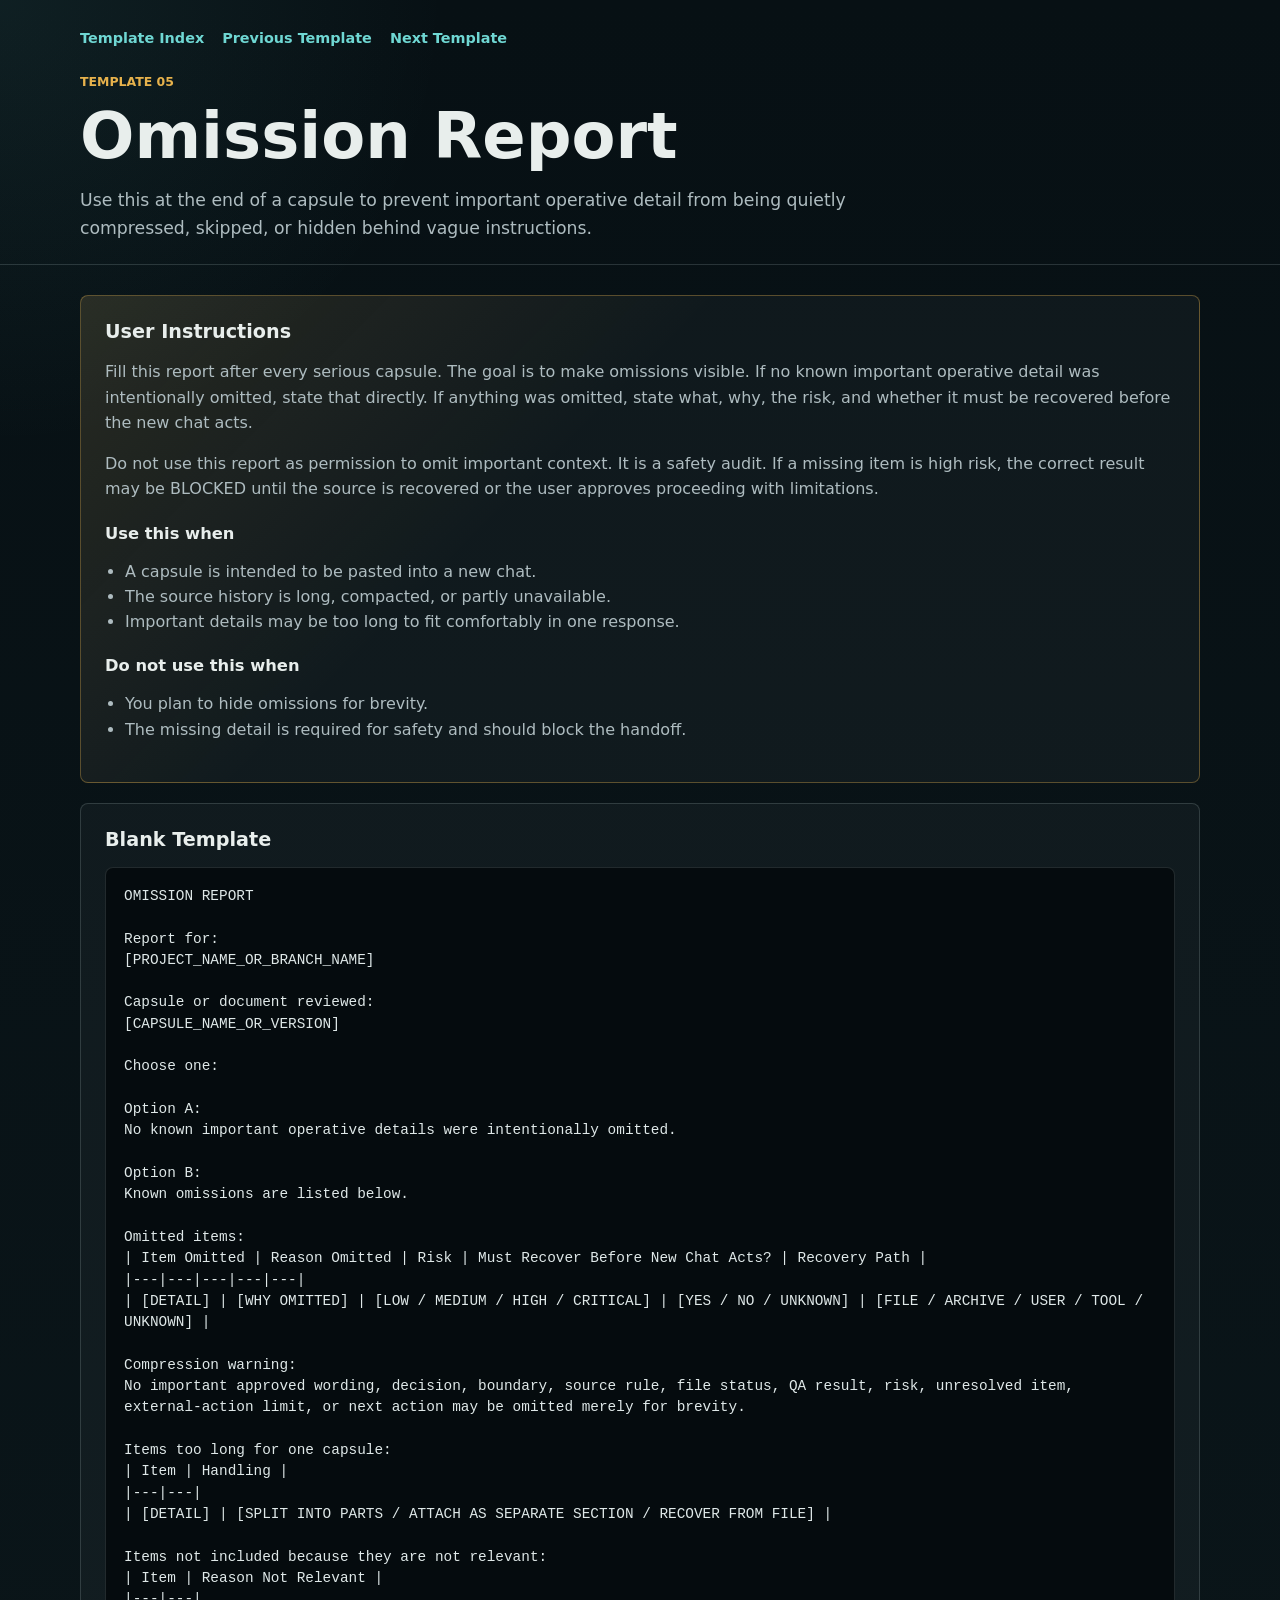
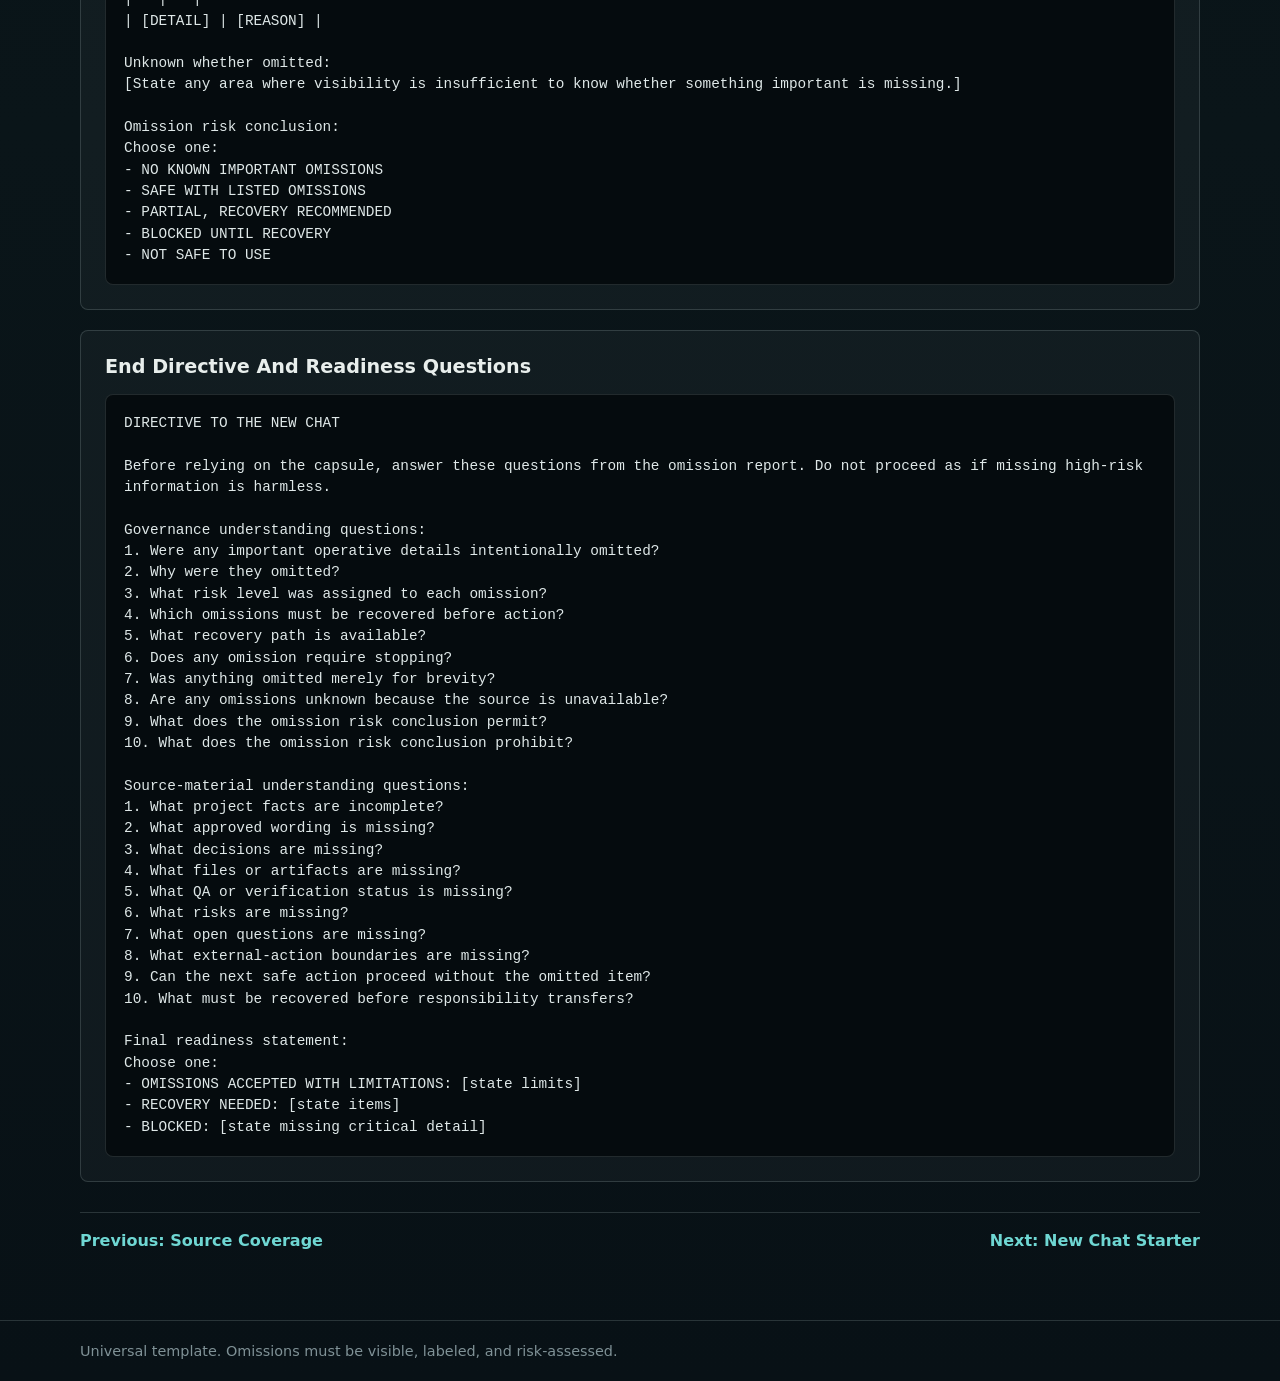
<file: carryover-templates/template-05-omission-report.html>
<!doctype html>
<html lang="en">
  <head>
    <meta charset="utf-8" />
    <meta name="viewport" content="width=device-width, initial-scale=1" />
    <title>Template 05 - Omission Report</title>
    <meta name="description" content="Universal omission report template for carryover capsules." />
    <link rel="stylesheet" href="template-pages.css" />
  </head>
  <body>
    <header class="template-header">
      <div class="page-shell">
        <nav aria-label="Template navigation">
          <a href="index.html">Template Index</a>
          <a href="template-04-source-coverage-report.html">Previous Template</a>
          <a href="template-06-new-chat-starter.html">Next Template</a>
        </nav>
        <p class="eyebrow">Template 05</p>
        <h1>Omission Report</h1>
        <p class="lede">Use this at the end of a capsule to prevent important operative detail from being quietly compressed, skipped, or hidden behind vague instructions.</p>
      </div>
    </header>

    <main class="page-shell">
      <section class="instructions">
        <h2>User Instructions</h2>
        <p>
          Fill this report after every serious capsule. The goal is to make omissions visible. If no known important operative detail was intentionally omitted, state that directly. If anything was omitted, state what, why, the risk, and whether it must be recovered before the new chat acts.
        </p>
        <p>
          Do not use this report as permission to omit important context. It is a safety audit. If a missing item is high risk, the correct result may be BLOCKED until the source is recovered or the user approves proceeding with limitations.
        </p>
        <h3>Use this when</h3>
        <ul>
          <li>A capsule is intended to be pasted into a new chat.</li>
          <li>The source history is long, compacted, or partly unavailable.</li>
          <li>Important details may be too long to fit comfortably in one response.</li>
        </ul>
        <h3>Do not use this when</h3>
        <ul>
          <li>You plan to hide omissions for brevity.</li>
          <li>The missing detail is required for safety and should block the handoff.</li>
        </ul>
      </section>

      <section class="template-block">
        <h2>Blank Template</h2>
        <pre><code>OMISSION REPORT

Report for:
[PROJECT_NAME_OR_BRANCH_NAME]

Capsule or document reviewed:
[CAPSULE_NAME_OR_VERSION]

Choose one:

Option A:
No known important operative details were intentionally omitted.

Option B:
Known omissions are listed below.

Omitted items:
| Item Omitted | Reason Omitted | Risk | Must Recover Before New Chat Acts? | Recovery Path |
|---|---|---|---|---|
| [DETAIL] | [WHY OMITTED] | [LOW / MEDIUM / HIGH / CRITICAL] | [YES / NO / UNKNOWN] | [FILE / ARCHIVE / USER / TOOL / UNKNOWN] |

Compression warning:
No important approved wording, decision, boundary, source rule, file status, QA result, risk, unresolved item, external-action limit, or next action may be omitted merely for brevity.

Items too long for one capsule:
| Item | Handling |
|---|---|
| [DETAIL] | [SPLIT INTO PARTS / ATTACH AS SEPARATE SECTION / RECOVER FROM FILE] |

Items not included because they are not relevant:
| Item | Reason Not Relevant |
|---|---|
| [DETAIL] | [REASON] |

Unknown whether omitted:
[State any area where visibility is insufficient to know whether something important is missing.]

Omission risk conclusion:
Choose one:
- NO KNOWN IMPORTANT OMISSIONS
- SAFE WITH LISTED OMISSIONS
- PARTIAL, RECOVERY RECOMMENDED
- BLOCKED UNTIL RECOVERY
- NOT SAFE TO USE</code></pre>
      </section>

      <section class="question-block">
        <h2>End Directive And Readiness Questions</h2>
        <pre><code>DIRECTIVE TO THE NEW CHAT

Before relying on the capsule, answer these questions from the omission report. Do not proceed as if missing high-risk information is harmless.

Governance understanding questions:
1. Were any important operative details intentionally omitted?
2. Why were they omitted?
3. What risk level was assigned to each omission?
4. Which omissions must be recovered before action?
5. What recovery path is available?
6. Does any omission require stopping?
7. Was anything omitted merely for brevity?
8. Are any omissions unknown because the source is unavailable?
9. What does the omission risk conclusion permit?
10. What does the omission risk conclusion prohibit?

Source-material understanding questions:
1. What project facts are incomplete?
2. What approved wording is missing?
3. What decisions are missing?
4. What files or artifacts are missing?
5. What QA or verification status is missing?
6. What risks are missing?
7. What open questions are missing?
8. What external-action boundaries are missing?
9. Can the next safe action proceed without the omitted item?
10. What must be recovered before responsibility transfers?

Final readiness statement:
Choose one:
- OMISSIONS ACCEPTED WITH LIMITATIONS: [state limits]
- RECOVERY NEEDED: [state items]
- BLOCKED: [state missing critical detail]</code></pre>
      </section>

      <nav class="footer-nav" aria-label="Footer navigation">
        <a href="template-04-source-coverage-report.html">Previous: Source Coverage</a>
        <a href="template-06-new-chat-starter.html">Next: New Chat Starter</a>
      </nav>
    </main>

    <footer class="site-footer">
      <div class="page-shell">Universal template. Omissions must be visible, labeled, and risk-assessed.</div>
    </footer>
  </body>
</html>
</file>
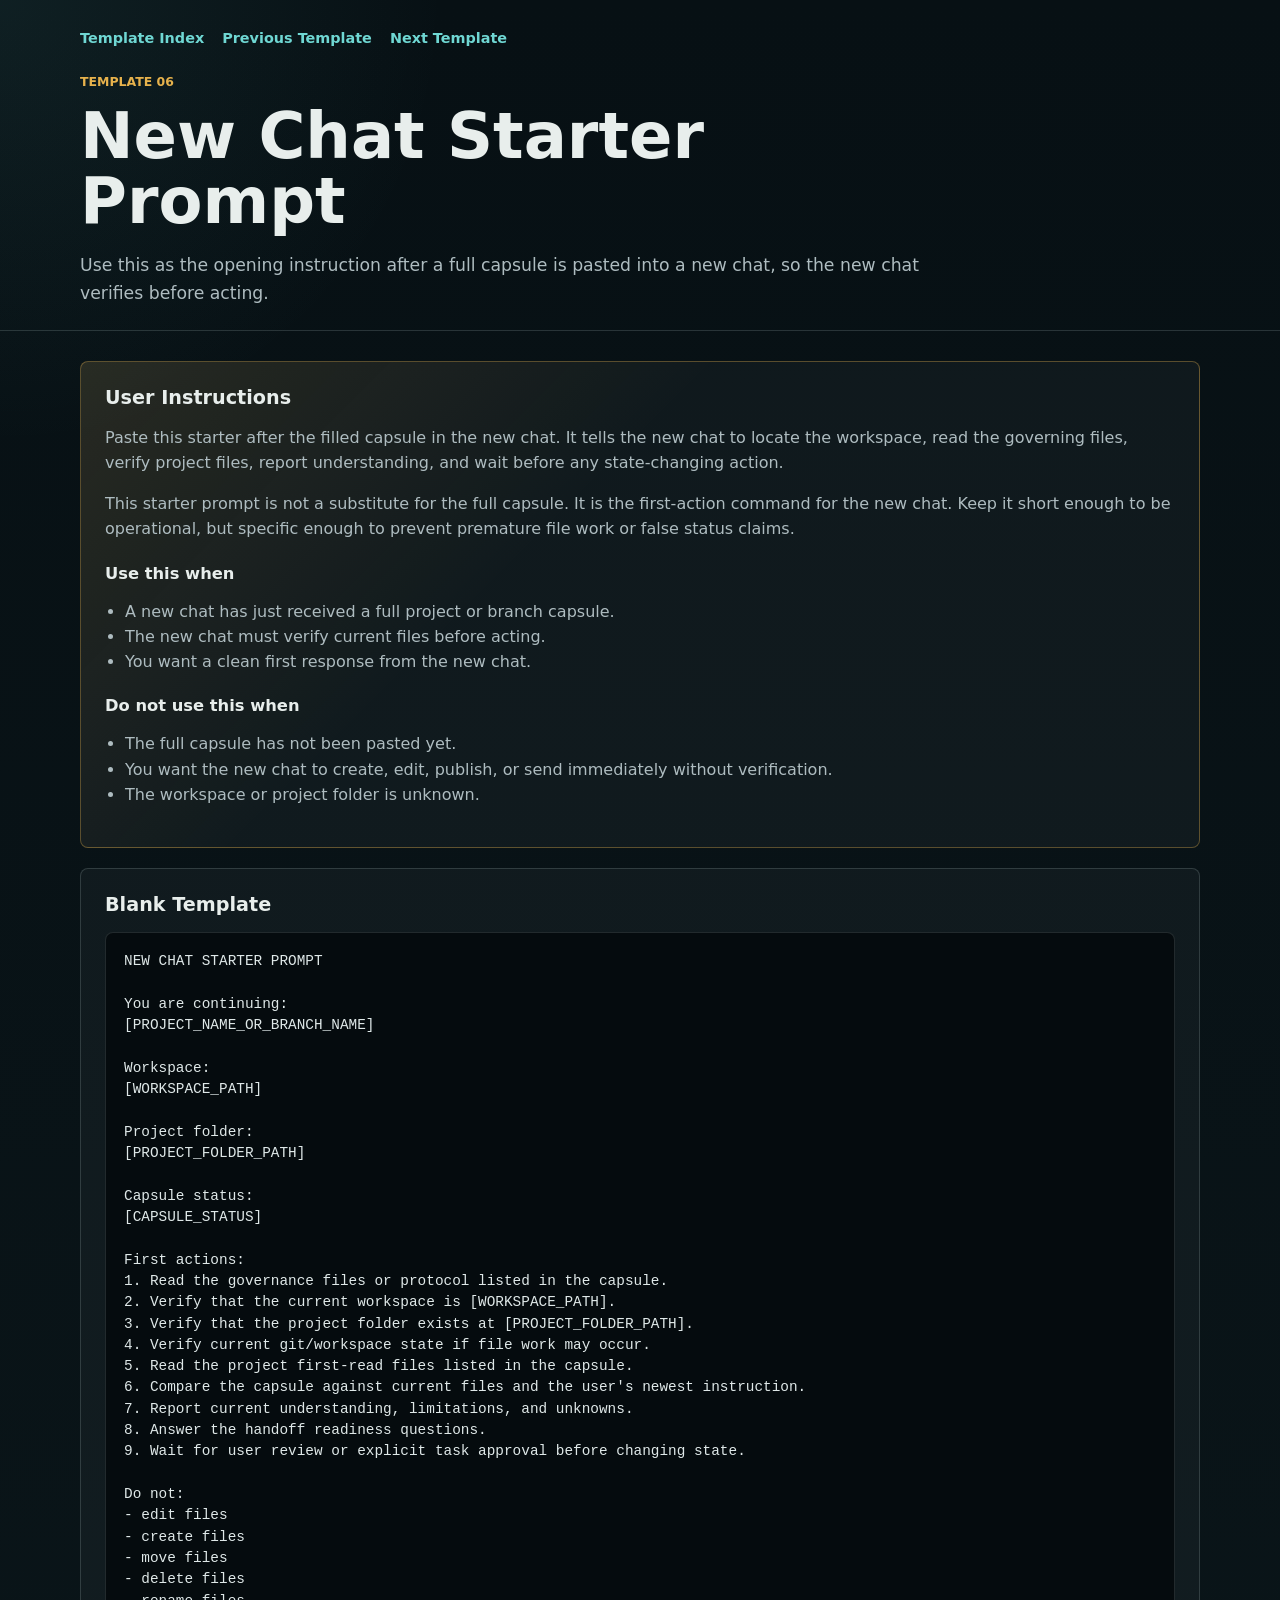
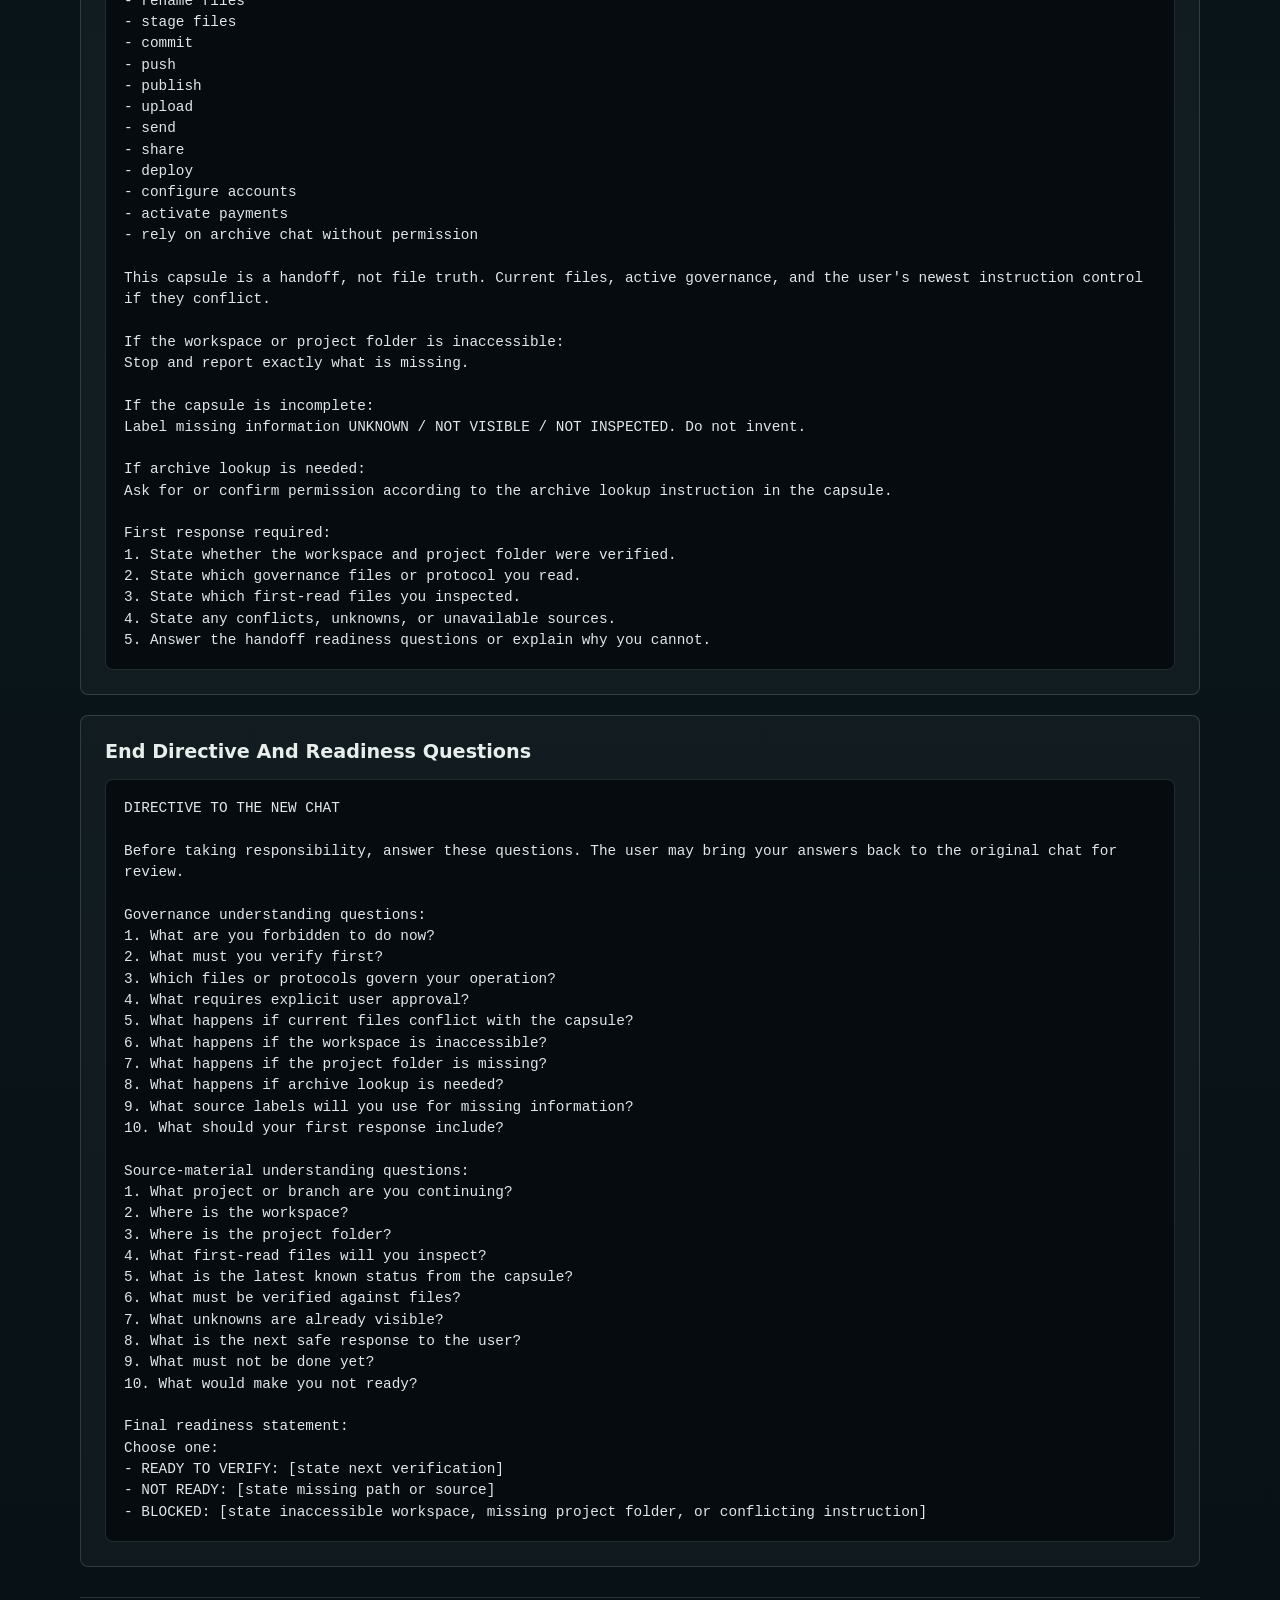
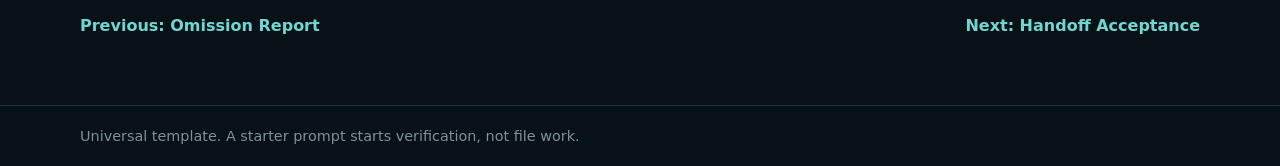
<file: carryover-templates/template-06-new-chat-starter.html>
<!doctype html>
<html lang="en">
  <head>
    <meta charset="utf-8" />
    <meta name="viewport" content="width=device-width, initial-scale=1" />
    <title>Template 06 - New Chat Starter Prompt</title>
    <meta name="description" content="Universal new chat starter prompt template." />
    <link rel="stylesheet" href="template-pages.css" />
  </head>
  <body>
    <header class="template-header">
      <div class="page-shell">
        <nav aria-label="Template navigation">
          <a href="index.html">Template Index</a>
          <a href="template-05-omission-report.html">Previous Template</a>
          <a href="template-07-post-capsule-handoff-acceptance.html">Next Template</a>
        </nav>
        <p class="eyebrow">Template 06</p>
        <h1>New Chat Starter Prompt</h1>
        <p class="lede">Use this as the opening instruction after a full capsule is pasted into a new chat, so the new chat verifies before acting.</p>
      </div>
    </header>

    <main class="page-shell">
      <section class="instructions">
        <h2>User Instructions</h2>
        <p>
          Paste this starter after the filled capsule in the new chat. It tells the new chat to locate the workspace, read the governing files, verify project files, report understanding, and wait before any state-changing action.
        </p>
        <p>
          This starter prompt is not a substitute for the full capsule. It is the first-action command for the new chat. Keep it short enough to be operational, but specific enough to prevent premature file work or false status claims.
        </p>
        <h3>Use this when</h3>
        <ul>
          <li>A new chat has just received a full project or branch capsule.</li>
          <li>The new chat must verify current files before acting.</li>
          <li>You want a clean first response from the new chat.</li>
        </ul>
        <h3>Do not use this when</h3>
        <ul>
          <li>The full capsule has not been pasted yet.</li>
          <li>You want the new chat to create, edit, publish, or send immediately without verification.</li>
          <li>The workspace or project folder is unknown.</li>
        </ul>
      </section>

      <section class="template-block">
        <h2>Blank Template</h2>
        <pre><code>NEW CHAT STARTER PROMPT

You are continuing:
[PROJECT_NAME_OR_BRANCH_NAME]

Workspace:
[WORKSPACE_PATH]

Project folder:
[PROJECT_FOLDER_PATH]

Capsule status:
[CAPSULE_STATUS]

First actions:
1. Read the governance files or protocol listed in the capsule.
2. Verify that the current workspace is [WORKSPACE_PATH].
3. Verify that the project folder exists at [PROJECT_FOLDER_PATH].
4. Verify current git/workspace state if file work may occur.
5. Read the project first-read files listed in the capsule.
6. Compare the capsule against current files and the user's newest instruction.
7. Report current understanding, limitations, and unknowns.
8. Answer the handoff readiness questions.
9. Wait for user review or explicit task approval before changing state.

Do not:
- edit files
- create files
- move files
- delete files
- rename files
- stage files
- commit
- push
- publish
- upload
- send
- share
- deploy
- configure accounts
- activate payments
- rely on archive chat without permission

This capsule is a handoff, not file truth. Current files, active governance, and the user's newest instruction control if they conflict.

If the workspace or project folder is inaccessible:
Stop and report exactly what is missing.

If the capsule is incomplete:
Label missing information UNKNOWN / NOT VISIBLE / NOT INSPECTED. Do not invent.

If archive lookup is needed:
Ask for or confirm permission according to the archive lookup instruction in the capsule.

First response required:
1. State whether the workspace and project folder were verified.
2. State which governance files or protocol you read.
3. State which first-read files you inspected.
4. State any conflicts, unknowns, or unavailable sources.
5. Answer the handoff readiness questions or explain why you cannot.</code></pre>
      </section>

      <section class="question-block">
        <h2>End Directive And Readiness Questions</h2>
        <pre><code>DIRECTIVE TO THE NEW CHAT

Before taking responsibility, answer these questions. The user may bring your answers back to the original chat for review.

Governance understanding questions:
1. What are you forbidden to do now?
2. What must you verify first?
3. Which files or protocols govern your operation?
4. What requires explicit user approval?
5. What happens if current files conflict with the capsule?
6. What happens if the workspace is inaccessible?
7. What happens if the project folder is missing?
8. What happens if archive lookup is needed?
9. What source labels will you use for missing information?
10. What should your first response include?

Source-material understanding questions:
1. What project or branch are you continuing?
2. Where is the workspace?
3. Where is the project folder?
4. What first-read files will you inspect?
5. What is the latest known status from the capsule?
6. What must be verified against files?
7. What unknowns are already visible?
8. What is the next safe response to the user?
9. What must not be done yet?
10. What would make you not ready?

Final readiness statement:
Choose one:
- READY TO VERIFY: [state next verification]
- NOT READY: [state missing path or source]
- BLOCKED: [state inaccessible workspace, missing project folder, or conflicting instruction]</code></pre>
      </section>

      <nav class="footer-nav" aria-label="Footer navigation">
        <a href="template-05-omission-report.html">Previous: Omission Report</a>
        <a href="template-07-post-capsule-handoff-acceptance.html">Next: Handoff Acceptance</a>
      </nav>
    </main>

    <footer class="site-footer">
      <div class="page-shell">Universal template. A starter prompt starts verification, not file work.</div>
    </footer>
  </body>
</html>
</file>
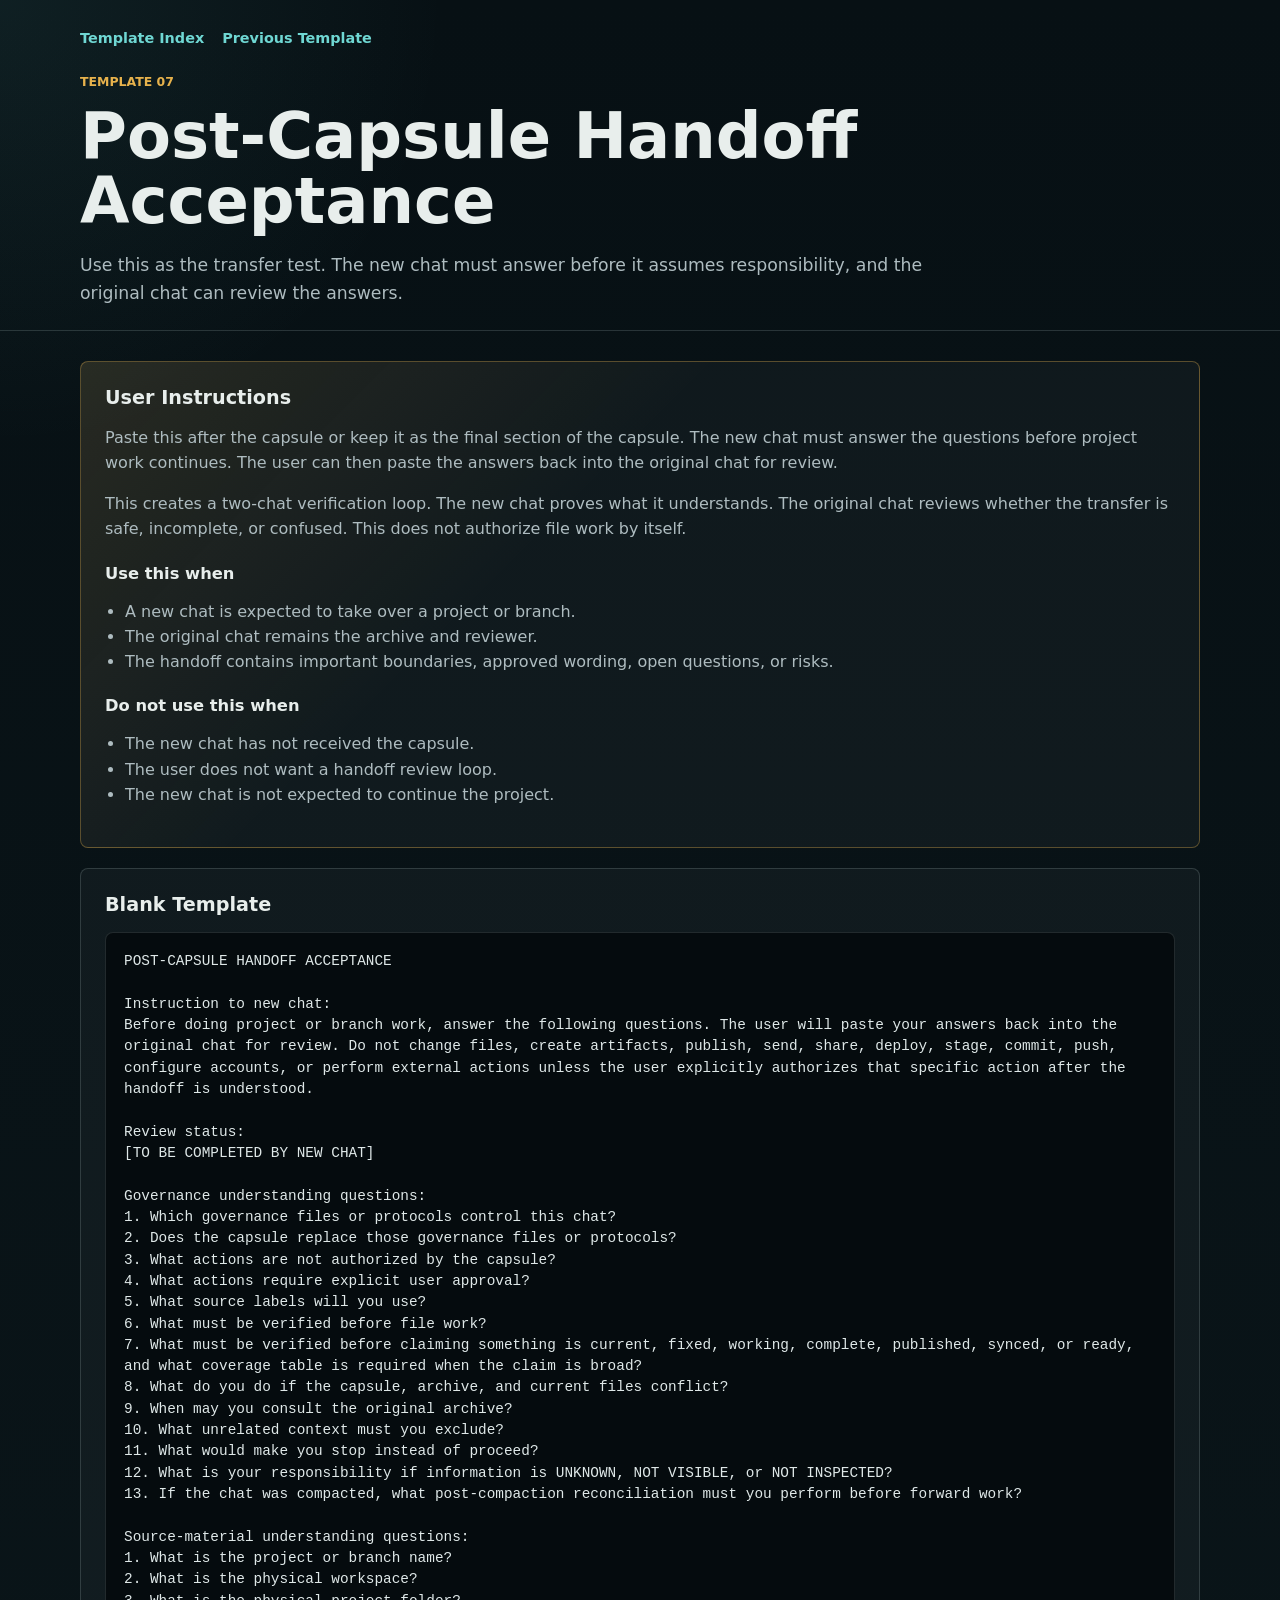
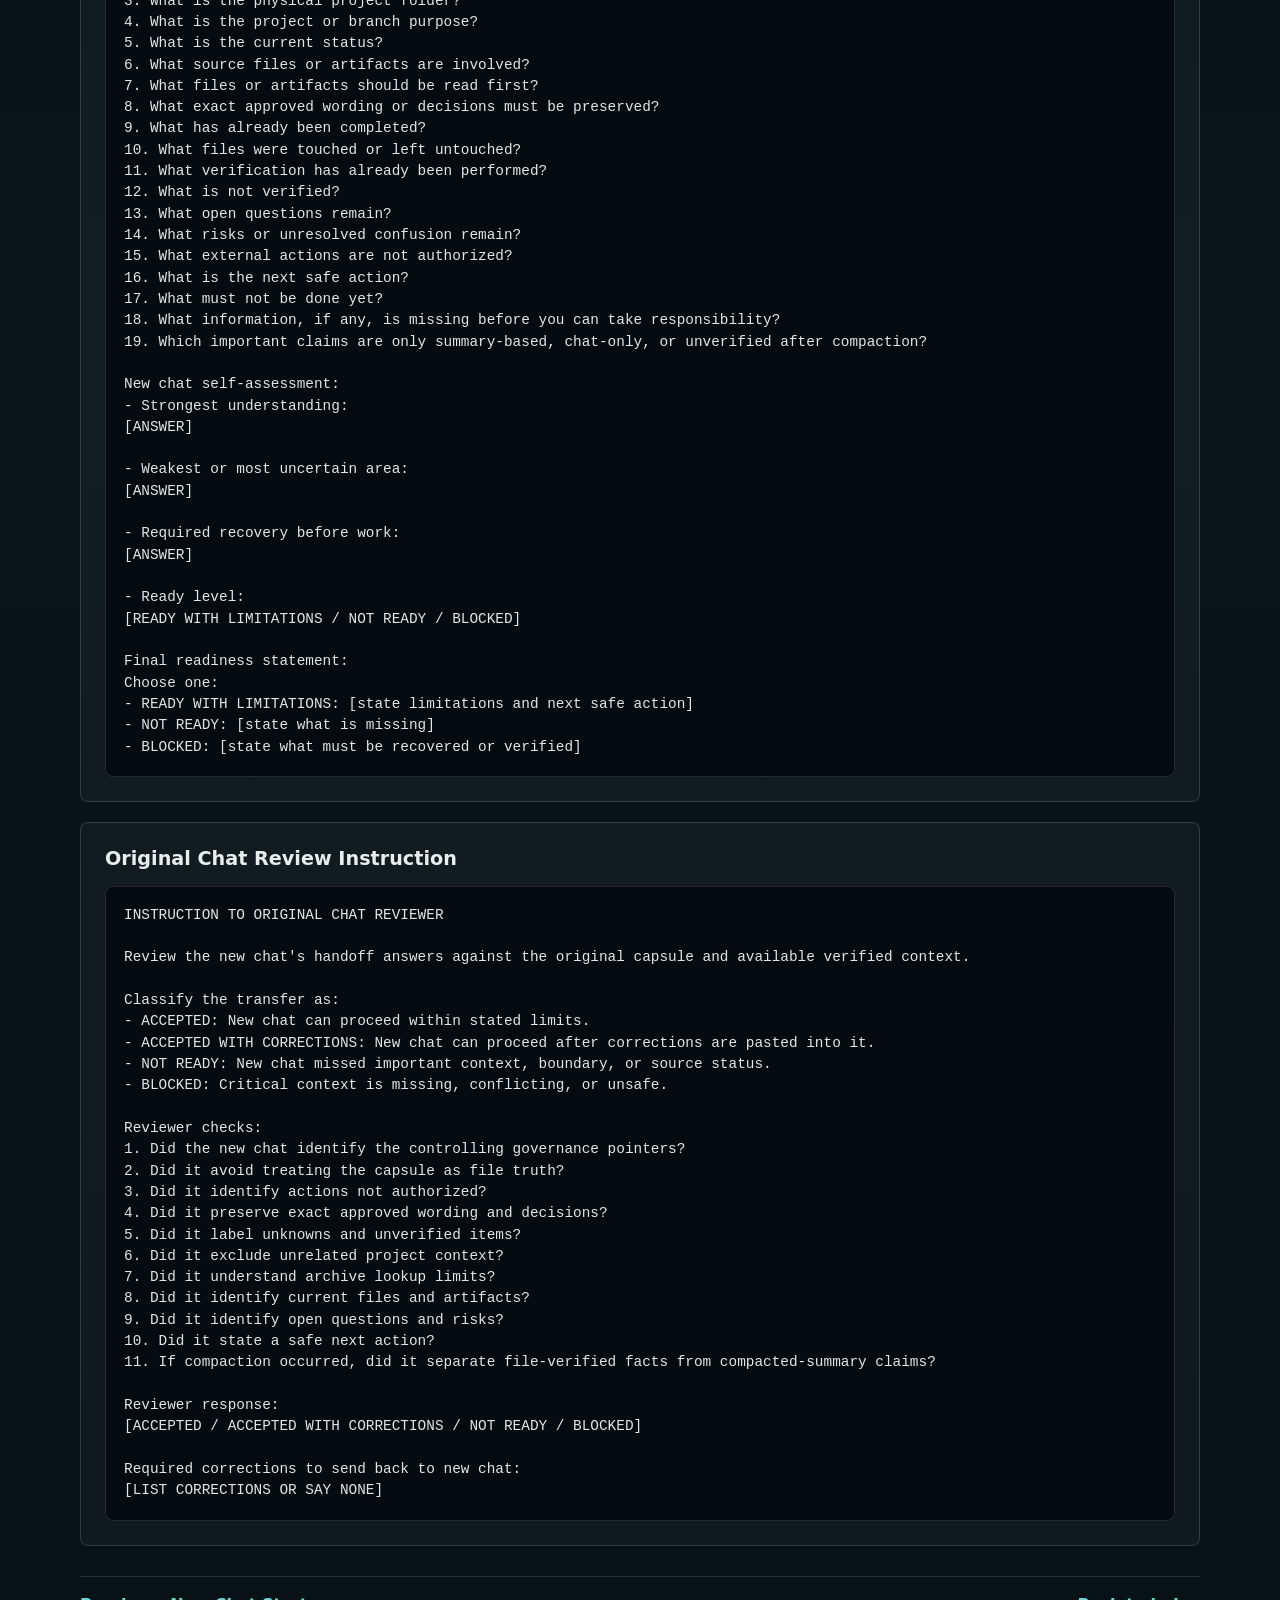
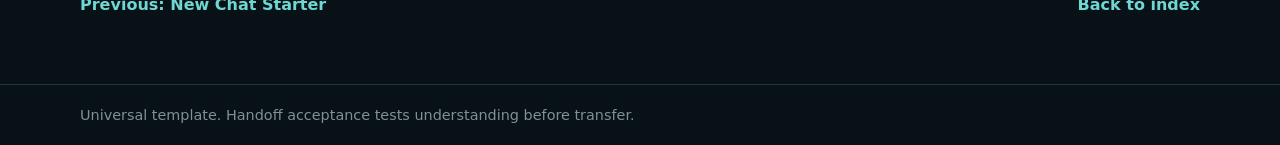
<file: carryover-templates/template-07-post-capsule-handoff-acceptance.html>
<!doctype html>
<html lang="en">
  <head>
    <meta charset="utf-8" />
    <meta name="viewport" content="width=device-width, initial-scale=1" />
    <title>Template 07 - Post-Capsule Handoff Acceptance</title>
    <meta name="description" content="Universal post-capsule handoff acceptance template." />
    <link rel="stylesheet" href="template-pages.css" />
  </head>
  <body>
    <header class="template-header">
      <div class="page-shell">
        <nav aria-label="Template navigation">
          <a href="index.html">Template Index</a>
          <a href="template-06-new-chat-starter.html">Previous Template</a>
        </nav>
        <p class="eyebrow">Template 07</p>
        <h1>Post-Capsule Handoff Acceptance</h1>
        <p class="lede">Use this as the transfer test. The new chat must answer before it assumes responsibility, and the original chat can review the answers.</p>
      </div>
    </header>

    <main class="page-shell">
      <section class="instructions">
        <h2>User Instructions</h2>
        <p>
          Paste this after the capsule or keep it as the final section of the capsule. The new chat must answer the questions before project work continues. The user can then paste the answers back into the original chat for review.
        </p>
        <p>
          This creates a two-chat verification loop. The new chat proves what it understands. The original chat reviews whether the transfer is safe, incomplete, or confused. This does not authorize file work by itself.
        </p>
        <h3>Use this when</h3>
        <ul>
          <li>A new chat is expected to take over a project or branch.</li>
          <li>The original chat remains the archive and reviewer.</li>
          <li>The handoff contains important boundaries, approved wording, open questions, or risks.</li>
        </ul>
        <h3>Do not use this when</h3>
        <ul>
          <li>The new chat has not received the capsule.</li>
          <li>The user does not want a handoff review loop.</li>
          <li>The new chat is not expected to continue the project.</li>
        </ul>
      </section>

      <section class="template-block">
        <h2>Blank Template</h2>
        <pre><code>POST-CAPSULE HANDOFF ACCEPTANCE

Instruction to new chat:
Before doing project or branch work, answer the following questions. The user will paste your answers back into the original chat for review. Do not change files, create artifacts, publish, send, share, deploy, stage, commit, push, configure accounts, or perform external actions unless the user explicitly authorizes that specific action after the handoff is understood.

Review status:
[TO BE COMPLETED BY NEW CHAT]

Governance understanding questions:
1. Which governance files or protocols control this chat?
2. Does the capsule replace those governance files or protocols?
3. What actions are not authorized by the capsule?
4. What actions require explicit user approval?
5. What source labels will you use?
6. What must be verified before file work?
7. What must be verified before claiming something is current, fixed, working, complete, published, synced, or ready, and what coverage table is required when the claim is broad?
8. What do you do if the capsule, archive, and current files conflict?
9. When may you consult the original archive?
10. What unrelated context must you exclude?
11. What would make you stop instead of proceed?
12. What is your responsibility if information is UNKNOWN, NOT VISIBLE, or NOT INSPECTED?
13. If the chat was compacted, what post-compaction reconciliation must you perform before forward work?

Source-material understanding questions:
1. What is the project or branch name?
2. What is the physical workspace?
3. What is the physical project folder?
4. What is the project or branch purpose?
5. What is the current status?
6. What source files or artifacts are involved?
7. What files or artifacts should be read first?
8. What exact approved wording or decisions must be preserved?
9. What has already been completed?
10. What files were touched or left untouched?
11. What verification has already been performed?
12. What is not verified?
13. What open questions remain?
14. What risks or unresolved confusion remain?
15. What external actions are not authorized?
16. What is the next safe action?
17. What must not be done yet?
18. What information, if any, is missing before you can take responsibility?
19. Which important claims are only summary-based, chat-only, or unverified after compaction?

New chat self-assessment:
- Strongest understanding:
[ANSWER]

- Weakest or most uncertain area:
[ANSWER]

- Required recovery before work:
[ANSWER]

- Ready level:
[READY WITH LIMITATIONS / NOT READY / BLOCKED]

Final readiness statement:
Choose one:
- READY WITH LIMITATIONS: [state limitations and next safe action]
- NOT READY: [state what is missing]
- BLOCKED: [state what must be recovered or verified]</code></pre>
      </section>

      <section class="note-panel">
        <h2>Original Chat Review Instruction</h2>
        <pre><code>INSTRUCTION TO ORIGINAL CHAT REVIEWER

Review the new chat's handoff answers against the original capsule and available verified context.

Classify the transfer as:
- ACCEPTED: New chat can proceed within stated limits.
- ACCEPTED WITH CORRECTIONS: New chat can proceed after corrections are pasted into it.
- NOT READY: New chat missed important context, boundary, or source status.
- BLOCKED: Critical context is missing, conflicting, or unsafe.

Reviewer checks:
1. Did the new chat identify the controlling governance pointers?
2. Did it avoid treating the capsule as file truth?
3. Did it identify actions not authorized?
4. Did it preserve exact approved wording and decisions?
5. Did it label unknowns and unverified items?
6. Did it exclude unrelated project context?
7. Did it understand archive lookup limits?
8. Did it identify current files and artifacts?
9. Did it identify open questions and risks?
10. Did it state a safe next action?
11. If compaction occurred, did it separate file-verified facts from compacted-summary claims?

Reviewer response:
[ACCEPTED / ACCEPTED WITH CORRECTIONS / NOT READY / BLOCKED]

Required corrections to send back to new chat:
[LIST CORRECTIONS OR SAY NONE]</code></pre>
      </section>

      <nav class="footer-nav" aria-label="Footer navigation">
        <a href="template-06-new-chat-starter.html">Previous: New Chat Starter</a>
        <a href="index.html">Back to index</a>
      </nav>
    </main>

    <footer class="site-footer">
      <div class="page-shell">Universal template. Handoff acceptance tests understanding before transfer.</div>
    </footer>
  </body>
</html>
</file>
<file: styles.css>
:root {
  --ink: #071014;
  --ink-2: #0d171c;
  --panel: #101b20;
  --panel-2: #142329;
  --line: rgba(210, 232, 235, 0.16);
  --text: #e8eeec;
  --title: #e8eeec;
  --muted: #aebcc0;
  --dim: #7f9196;
  --teal: #6fd7d3;
  --green: #7bdc86;
  --gold: #e7b24c;
  --red: #ff6464;
  --shadow: 0 28px 80px rgba(0, 0, 0, 0.36);
  --radius: 8px;
  font-family: Inter, ui-sans-serif, system-ui, -apple-system, BlinkMacSystemFont, "Segoe UI", sans-serif;
}

* {
  box-sizing: border-box;
}

html {
  scroll-behavior: smooth;
  scroll-padding-top: 92px;
}

body {
  margin: 0;
  color: var(--text);
  background:
    linear-gradient(180deg, #071014 0%, #0a1519 48%, #081116 100%);
  letter-spacing: 0;
  overflow-x: hidden;
}

button,
a {
  font: inherit;
}

button {
  cursor: pointer;
}

.site-header {
  position: sticky;
  top: 0;
  z-index: 10;
  display: grid;
  grid-template-columns: 1fr auto auto;
  gap: 28px;
  align-items: center;
  min-height: 72px;
  padding: 14px clamp(20px, 4vw, 52px);
  background: rgba(7, 16, 20, 0.88);
  border-bottom: 1px solid var(--line);
  backdrop-filter: blur(18px);
}

.brand {
  display: inline-flex;
  align-items: center;
  color: var(--text);
  text-decoration: none;
  min-width: 0;
  width: max-content;
  position: relative;
}

.brand-name {
  display: block;
  font-size: 1.72rem;
  line-height: 1;
  font-weight: 850;
  letter-spacing: 0;
  text-shadow: 0 0 18px rgba(111, 215, 211, 0.16);
  white-space: nowrap;
}

.wordmark-no {
  color: var(--teal);
  font-weight: 760;
}

.wordmark-drift {
  color: var(--title);
  font-weight: 880;
}

.title-wordmark {
  white-space: nowrap;
}

.nav-links {
  display: flex;
  gap: clamp(16px, 3vw, 34px);
  align-items: center;
}

.nav-links a {
  color: var(--muted);
  text-decoration: none;
  font-size: 0.94rem;
}

.nav-links a:hover,
.nav-links a:focus-visible,
.nav-links a.active {
  color: var(--text);
}

.nav-links a.active {
  color: var(--teal);
  text-decoration: underline;
  text-decoration-thickness: 2px;
  text-underline-offset: 18px;
}

.nav-search-button {
  appearance: none;
  border: 1px solid rgba(111, 215, 211, 0.5);
  border-radius: var(--radius);
  padding: 9px 13px;
  color: var(--teal);
  background: rgba(111, 215, 211, 0.06);
  font: inherit;
  font-size: 0.9rem;
  font-weight: 800;
  cursor: pointer;
}

.nav-search-button:hover,
.nav-search-button:focus-visible {
  color: var(--text);
  border-color: rgba(111, 215, 211, 0.78);
  outline: none;
}

.menu-toggle {
  display: none;
  align-items: center;
  justify-content: center;
  min-height: 42px;
  border: 1px solid rgba(111, 215, 211, 0.58);
  border-radius: var(--radius);
  padding: 0 14px;
  color: var(--teal);
  background: rgba(111, 215, 211, 0.08);
  font-weight: 800;
}

.header-action,
.button {
  display: inline-flex;
  align-items: center;
  justify-content: center;
  max-width: 100%;
  min-height: 46px;
  border-radius: var(--radius);
  border: 1px solid transparent;
  padding: 0 20px;
  text-align: center;
  font-weight: 750;
  font-size: 0.93rem;
  line-height: 1.22;
  transition: transform 160ms ease, border-color 160ms ease, background 160ms ease;
}

.header-action {
  color: var(--gold);
  background: transparent;
  border-color: rgba(231, 178, 76, 0.85);
  text-decoration: none;
}

.button-primary {
  color: #16110a;
  background: linear-gradient(180deg, #f4c96b 0%, #e4a93b 100%);
  border-color: rgba(255, 229, 163, 0.5);
  box-shadow: 0 14px 34px rgba(231, 178, 76, 0.16);
}

.button-secondary {
  color: var(--teal);
  background: rgba(111, 215, 211, 0.06);
  border-color: rgba(111, 215, 211, 0.55);
}

.button:hover,
.header-action:hover,
.button:focus-visible,
.header-action:focus-visible {
  transform: translateY(-1px);
}

.section-shell {
  width: min(1180px, calc(100% - 40px));
  margin: 0 auto;
}

.global-search-modal {
  position: fixed;
  inset: 0;
  z-index: 80;
  display: none;
  align-items: flex-start;
  justify-content: center;
  padding: clamp(20px, 5vw, 72px) 18px;
  background: rgba(3, 8, 10, 0.78);
  backdrop-filter: blur(12px);
}

.global-search-modal.is-open {
  display: flex;
}

.global-search-dialog {
  width: min(920px, 100%);
  max-height: min(82vh, 820px);
  overflow: hidden;
  border: 1px solid rgba(111, 215, 211, 0.34);
  border-radius: var(--radius);
  background: rgba(16, 27, 32, 0.98);
  box-shadow: var(--shadow);
}

.global-search-header {
  display: flex;
  align-items: center;
  justify-content: space-between;
  gap: 18px;
  padding: 20px clamp(18px, 3vw, 28px);
  border-bottom: 1px solid var(--line);
}

.global-search-header h2 {
  margin: 0;
  color: var(--title);
  font-size: clamp(1.35rem, 2.8vw, 2rem);
  letter-spacing: 0;
}

.global-search-title-block {
  display: flex;
  align-items: baseline;
  flex-wrap: wrap;
  gap: 8px 16px;
  min-width: 0;
}

.global-search-categories {
  margin: 0;
  color: var(--muted);
  font-size: 0.84rem;
  line-height: 1.35;
}

.global-search-close {
  appearance: none;
  display: inline-flex;
  align-items: center;
  justify-content: center;
  width: 42px;
  height: 42px;
  border: 1px solid rgba(210, 232, 235, 0.2);
  border-radius: var(--radius);
  color: var(--text);
  background: rgba(255, 255, 255, 0.035);
  font-size: 1.45rem;
  line-height: 1;
  cursor: pointer;
}

.global-search-body {
  display: grid;
  gap: 16px;
  padding: clamp(18px, 3vw, 28px);
}

.global-search-controls {
  display: grid;
  grid-template-columns: minmax(0, 1fr) minmax(220px, 0.55fr);
  gap: 12px;
}

.global-search-input,
.global-search-select {
  width: 100%;
  min-height: 48px;
  border: 1px solid rgba(111, 215, 211, 0.42);
  border-radius: var(--radius);
  padding: 0 14px;
  color: var(--text);
  background: rgba(7, 16, 20, 0.76);
  font: inherit;
}

.global-search-input:focus,
.global-search-select:focus {
  border-color: rgba(111, 215, 211, 0.86);
  outline: none;
}

.global-search-select option,
.global-search-select optgroup {
  color: #101b20;
  background: #e8eeec;
}

.global-search-help {
  margin: 0;
  color: var(--muted);
  font-size: 0.92rem;
}

.global-search-results {
  display: grid;
  gap: 10px;
  max-height: min(48vh, 460px);
  overflow: auto;
  padding-right: 4px;
}

.global-search-result {
  display: grid;
  gap: 6px;
  padding: 14px;
  border: 1px solid rgba(210, 232, 235, 0.14);
  border-radius: var(--radius);
  color: var(--muted);
  background: rgba(255, 255, 255, 0.035);
  text-decoration: none;
}

.global-search-result:hover,
.global-search-result:focus-visible {
  border-color: rgba(111, 215, 211, 0.62);
  outline: none;
}

.global-search-result strong {
  color: var(--title);
  font-size: 1rem;
}

.global-search-result span {
  color: var(--gold);
  font-size: 0.78rem;
  font-weight: 850;
  text-transform: uppercase;
}

.global-search-result p {
  margin: 0;
}

.global-search-result mark {
  color: #101b20;
  background: rgba(111, 215, 211, 0.86);
  border-radius: 3px;
  padding: 0 2px;
}

.global-search-answer {
  display: grid;
  gap: 9px;
  padding: 18px;
  border: 1px solid rgba(111, 215, 211, 0.42);
  border-left: 3px solid rgba(111, 215, 211, 0.82);
  border-radius: var(--radius);
  background:
    linear-gradient(135deg, rgba(111, 215, 211, 0.12), transparent 42%),
    rgba(255, 255, 255, 0.04);
}

.global-search-answer span,
.global-search-guided-links h3,
.global-search-related-heading {
  margin: 0;
  color: var(--gold);
  font-size: 0.8rem;
  font-weight: 900;
  text-transform: uppercase;
}

.global-search-answer h3 {
  margin: 0;
  color: var(--title);
  font-size: 1.15rem;
  line-height: 1.2;
}

.global-search-answer p {
  margin: 0;
  color: var(--text);
  line-height: 1.52;
}

.global-search-guided-links {
  display: grid;
  gap: 10px;
}

.global-search-guided-links > div {
  display: grid;
  grid-template-columns: repeat(2, minmax(0, 1fr));
  gap: 10px;
}

.global-search-guided-link {
  display: grid;
  gap: 5px;
  min-height: 82px;
  padding: 13px;
  border: 1px solid rgba(210, 232, 235, 0.14);
  border-radius: var(--radius);
  color: var(--muted);
  background: rgba(255, 255, 255, 0.028);
  text-decoration: none;
}

.global-search-guided-link:hover,
.global-search-guided-link:focus-visible {
  border-color: rgba(111, 215, 211, 0.62);
  outline: none;
}

.global-search-guided-link span {
  color: var(--teal);
  font-size: 0.76rem;
  font-weight: 850;
  text-transform: uppercase;
}

.global-search-guided-link strong {
  color: var(--title);
  font-size: 0.95rem;
  line-height: 1.25;
}

.global-search-related-heading {
  margin-top: 6px;
}

.global-search-empty {
  margin: 0;
  padding: 16px;
  border: 1px solid rgba(210, 232, 235, 0.14);
  border-radius: var(--radius);
  color: var(--muted);
  background: rgba(255, 255, 255, 0.035);
}

.global-search-more {
  justify-self: start;
  min-height: 42px;
  border: 1px solid rgba(231, 178, 76, 0.75);
  border-radius: var(--radius);
  padding: 0 16px;
  color: var(--gold);
  background: transparent;
  font-weight: 850;
  cursor: pointer;
}

:target {
  scroll-margin-top: 96px;
}

.search-target-highlight {
  outline: 2px solid rgba(111, 215, 211, 0.72);
  outline-offset: 8px;
  transition: outline-color 500ms ease;
}

.hero {
  display: grid;
  grid-template-columns: minmax(0, 0.9fr) minmax(430px, 1.1fr);
  gap: clamp(28px, 5vw, 76px);
  align-items: center;
  min-height: min(650px, calc(100vh - 72px));
  padding: clamp(34px, 5vw, 60px) 0 clamp(28px, 4vw, 44px);
}

.hero-copy {
  min-width: 0;
}

.hero-copy h1 {
  max-width: 720px;
  margin: 0;
  color: #dde6e3;
  font-size: clamp(3.45rem, 4.7vw, 4.25rem);
  line-height: 1.05;
  font-weight: 850;
  letter-spacing: 0;
}

.hero-title-main,
.hero-title-brand {
  display: block;
}

.hero-title-brand {
  margin-top: 0.14em;
  color: #86d8d4;
  font-size: 0.82em;
  font-weight: 780;
  text-shadow: 0 0 18px rgba(111, 215, 211, 0.14);
}

.hero-subtitle {
  max-width: 600px;
  margin: 24px 0 0;
  color: #d6dde0;
  font-size: 1.22rem;
  line-height: 1.48;
}

.supporting-line {
  max-width: 600px;
  margin: 22px 0 0;
  padding-left: 18px;
  border-left: 3px solid rgba(111, 215, 211, 0.72);
  color: var(--muted);
  font-size: 1rem;
  line-height: 1.55;
}

.supporting-line::first-letter {
  color: var(--teal);
}

.hero-actions {
  display: grid;
  grid-template-columns: minmax(0, 258px);
  justify-content: center;
  gap: 16px;
  margin-top: 30px;
}

.hero-actions .button {
  width: 100%;
}

.proof-strip {
  display: grid;
  grid-template-columns: repeat(3, minmax(0, 1fr));
  gap: 0;
  align-items: stretch;
  max-width: 660px;
  margin-top: 30px;
  color: #dfe8e8;
  font-size: 0.92rem;
}

.proof-item {
  display: grid;
  grid-template-columns: 1fr;
  gap: 6px;
  align-items: center;
  align-content: start;
  justify-items: center;
  text-align: center;
  min-height: 48px;
  padding: 0 22px;
  border-right: 1px solid rgba(210, 232, 235, 0.16);
}

.proof-item:first-child {
  padding-left: 22px;
}

.proof-item:nth-child(3) {
  border-right: 0;
}

.proof-item strong {
  color: var(--green);
  font-weight: 900;
  font-size: 1.45rem;
  line-height: 1;
}

.proof-item strong.proof-status {
  color: var(--gold);
  font-size: 0.88rem;
  line-height: 1.1;
  text-transform: uppercase;
}

.proof-item span {
  display: block;
  line-height: 1.24;
}

.proof-strip small {
  grid-column: 1 / -1;
  color: var(--muted);
  font-size: 0.88rem;
  text-align: center;
}

.buyer-path {
  padding: clamp(38px, 5vw, 64px) 0 clamp(46px, 5vw, 72px);
  border-top: 1px solid rgba(111, 215, 211, 0.22);
}

.buyer-path-heading {
  max-width: 940px;
  margin-bottom: 22px;
}

.buyer-path-heading h2 {
  margin: 0 0 14px;
  color: var(--title);
  font-size: clamp(2.1rem, 4vw, 3.35rem);
  line-height: 1.05;
  letter-spacing: 0;
}

.buyer-path-heading p {
  max-width: 880px;
  margin: 0;
  color: var(--muted);
  font-size: 1.08rem;
  line-height: 1.62;
}

.buyer-path-grid {
  display: grid;
  grid-template-columns: minmax(0, 0.9fr) minmax(0, 1.18fr) minmax(0, 0.92fr);
  gap: 16px;
  align-items: stretch;
}

.buyer-path-card {
  display: grid;
  gap: 12px;
  align-content: start;
  min-height: 245px;
  padding: clamp(20px, 2.4vw, 28px);
  border: 1px solid rgba(210, 232, 235, 0.16);
  border-radius: var(--radius);
  background:
    linear-gradient(135deg, rgba(111, 215, 211, 0.055), transparent 42%),
    rgba(255, 255, 255, 0.024);
}

.buyer-path-card > span {
  color: var(--gold);
  font-size: 0.8rem;
  font-weight: 900;
  text-transform: uppercase;
}

.buyer-path-card h3 {
  margin: 0;
  color: var(--title);
  font-size: clamp(1.35rem, 2vw, 1.75rem);
  line-height: 1.12;
}

.buyer-path-card p,
.buyer-path-card li {
  color: var(--muted);
  line-height: 1.56;
}

.buyer-path-card p {
  margin: 0;
}

.buyer-path-card ul {
  display: grid;
  gap: 8px;
  margin: 0;
  padding: 0;
  list-style: none;
}

.buyer-path-card li {
  position: relative;
  padding-left: 16px;
}

.buyer-path-card li::before {
  content: "+";
  position: absolute;
  left: 0;
  top: 0;
  color: var(--teal);
  font-weight: 900;
}

.buyer-path-compare {
  grid-row: span 2;
}

.buyer-path-compare div {
  padding-top: 2px;
}

.buyer-path-compare strong {
  display: block;
  margin-bottom: 8px;
  color: var(--green);
  font-size: 0.96rem;
}

.workspace-stage {
  position: relative;
  min-height: 430px;
  display: grid;
  align-items: center;
}

.monitor-frame {
  position: relative;
  padding: 20px;
  background: linear-gradient(135deg, rgba(18, 30, 36, 0.96), rgba(8, 15, 18, 0.98));
  border: 1px solid rgba(111, 215, 211, 0.26);
  border-radius: var(--radius);
  box-shadow: var(--shadow);
}

.monitor-frame::before {
  content: "";
  position: absolute;
  inset: -12px;
  z-index: -1;
  border-radius: var(--radius);
  background: linear-gradient(135deg, rgba(111, 215, 211, 0.13), rgba(231, 178, 76, 0.08));
  filter: blur(24px);
}

.monitor-top {
  display: flex;
  justify-content: space-between;
  gap: 18px;
  align-items: center;
  padding: 0 0 14px;
  border-bottom: 1px solid var(--line);
}

.monitor-top > span {
  color: var(--gold);
  font-size: 1.04rem;
  font-weight: 800;
}

.monitor-top strong {
  color: var(--green);
  font-size: 0.82rem;
  line-height: 1.32;
  text-align: left;
}

.coming-soon-stack {
  display: grid;
  gap: 5px;
  justify-items: start;
}

.coming-soon-label {
  color: var(--teal);
}

.system-preview {
  display: grid;
  grid-template-columns: 78px 1fr;
  gap: 18px;
  padding-top: 16px;
}

.system-rail {
  display: grid;
  gap: 10px;
  align-content: start;
  padding: 10px;
  border: 1px solid var(--line);
  border-radius: var(--radius);
  background: rgba(255, 255, 255, 0.02);
}

.system-rail span {
  display: grid;
  place-items: center;
  min-height: 42px;
  color: var(--muted);
  border-radius: 6px;
  font-size: 0.72rem;
  font-weight: 800;
}

.system-rail span.active {
  color: var(--teal);
  background: rgba(111, 215, 211, 0.12);
}

.system-content {
  display: grid;
  gap: 14px;
}

.system-modules {
  display: grid;
  grid-template-columns: repeat(3, minmax(0, 1fr));
  gap: 12px;
}

.system-card,
.checkpoint-strip {
  border: 1px solid rgba(210, 232, 235, 0.14);
  border-radius: var(--radius);
  background: rgba(255, 255, 255, 0.03);
}

.system-card {
  min-height: 190px;
  padding: 18px;
}

.system-icon {
  display: grid;
  place-items: center;
  width: 42px;
  height: 42px;
  color: var(--teal);
  border: 1px solid rgba(111, 215, 211, 0.52);
  border-radius: var(--radius);
  font-size: 0.74rem;
  font-weight: 900;
}

.system-card h2 {
  margin: 24px 0 10px;
  font-size: 1.16rem;
}

.system-card p {
  margin: 0;
  color: var(--muted);
  font-size: 0.93rem;
  line-height: 1.55;
}

.checkpoint-strip {
  display: grid;
  grid-template-columns: 1fr auto;
  gap: 18px;
  align-items: center;
  min-height: 88px;
  padding: 18px;
}

.checkpoint-strip span {
  display: block;
  color: var(--muted);
  font-size: 0.78rem;
}

.checkpoint-strip strong {
  display: block;
  margin-top: 7px;
  color: var(--green);
  line-height: 1.25;
}

.kit-preview {
  display: grid;
  grid-template-columns: minmax(180px, 0.52fr) minmax(0, 1fr);
  gap: 24px;
  padding-top: 14px;
}

.kit-stack {
  position: relative;
  min-height: 700px;
  margin-top: 14px;
  margin-right: 12px;
}

.kit-sheet {
  position: absolute;
  display: grid;
  align-content: start;
  height: 86px;
  min-height: 86px;
  padding: 32px 10px 8px;
  overflow: hidden;
  color: #152327;
  border: 1px solid rgba(255, 255, 255, 0.72);
  border-radius: var(--radius);
  background:
    linear-gradient(180deg, rgba(255, 255, 255, 0.96), rgba(225, 236, 235, 0.94));
  box-shadow: 0 18px 42px rgba(0, 0, 0, 0.26);
}

.kit-sheet::before {
  content: "";
  position: absolute;
  top: 8px;
  left: 12px;
  right: 12px;
  height: 4px;
  border-radius: 999px;
  background: linear-gradient(90deg, var(--teal), rgba(111, 215, 211, 0.18));
}

.kit-sheet::after {
  content: "";
  position: absolute;
  top: 24px;
  left: 12px;
  width: 58%;
  height: 3px;
  border-radius: 999px;
  background: rgba(21, 35, 39, 0.16);
  box-shadow:
    0 11px 0 rgba(21, 35, 39, 0.12),
    0 22px 0 rgba(21, 35, 39, 0.08);
}

.kit-sheet-primary {
  z-index: 10;
  top: 0;
  left: 0;
  right: 28px;
  min-height: 86px;
  transform: rotate(-0.6deg);
  padding-top: 32px;
}

.kit-sheet-secondary {
  z-index: 9;
  top: 58px;
  left: 30px;
  right: 0;
  min-height: 86px;
  transform: rotate(2.8deg);
  padding-top: 32px;
}

.kit-sheet-tertiary {
  z-index: 8;
  top: 132px;
  left: 8px;
  right: 26px;
  min-height: 86px;
  transform: rotate(-2.5deg);
  padding-top: 32px;
}

.kit-sheet-quaternary {
  z-index: 7;
  top: 194px;
  left: 24px;
  right: 6px;
  min-height: 86px;
  transform: rotate(1.9deg);
  padding-top: 32px;
}

.kit-sheet-quinary {
  z-index: 6;
  top: 270px;
  left: 0;
  right: 30px;
  min-height: 86px;
  transform: rotate(-2.9deg);
  padding-top: 32px;
}

.kit-sheet-senary {
  z-index: 5;
  top: 326px;
  left: 34px;
  right: 0;
  min-height: 86px;
  transform: rotate(2.4deg);
  padding-top: 32px;
}

.kit-sheet-septenary {
  z-index: 4;
  top: 404px;
  left: 10px;
  right: 22px;
  min-height: 86px;
  transform: rotate(-1.8deg);
  padding-top: 32px;
}

.kit-sheet-eighth {
  z-index: 3;
  top: 468px;
  left: 28px;
  right: 8px;
  min-height: 86px;
  transform: rotate(2.9deg);
  padding-top: 32px;
}

.kit-sheet-ninth {
  z-index: 2;
  top: 548px;
  left: 2px;
  right: 26px;
  min-height: 86px;
  transform: rotate(-2.3deg);
  padding-top: 32px;
}

.kit-sheet-tenth {
  z-index: 1;
  top: 612px;
  left: 22px;
  right: 10px;
  min-height: 86px;
  transform: rotate(1.6deg);
  padding-top: 32px;
}

.kit-sheet span,
.kit-list span,
.kit-flow > span {
  color: var(--gold);
  font-size: 0.76rem;
  font-weight: 850;
  text-transform: uppercase;
}

.kit-sheet span {
  position: relative;
  z-index: 1;
  color: #9b6a17;
  font-size: 0.62rem;
}

.kit-sheet h2 {
  position: relative;
  z-index: 1;
  margin: 0 0 5px;
  color: #17262b;
  font-size: 0.74rem;
  line-height: 1.06;
}

.kit-sheet p {
  position: relative;
  z-index: 1;
  margin: 0;
  color: #526166;
  font-size: 0.58rem;
  line-height: 1.16;
}

.kit-details {
  display: grid;
  gap: 14px;
}

.kit-list,
.kit-flow {
  border: 1px solid rgba(210, 232, 235, 0.14);
  border-radius: var(--radius);
  background: rgba(255, 255, 255, 0.03);
}

.kit-list {
  padding: 18px;
}

.kit-list ul,
.kit-flow ul {
  display: grid;
  gap: 10px;
  margin: 14px 0 0;
  padding: 0;
  list-style: none;
}

.kit-list li,
.kit-flow li {
  display: flex;
  gap: 10px;
  align-items: flex-start;
  color: #d7e2e4;
  font-size: 0.92rem;
  line-height: 1.35;
}

.kit-list li::before,
.kit-flow li::before {
  content: "";
  display: block;
  width: 7px;
  height: 7px;
  margin-top: 0.42em;
  flex: 0 0 auto;
  border-radius: 50%;
  background: var(--teal);
}

.kit-flow {
  display: grid;
  gap: 0;
  padding: 18px;
}

.kit-flow > span {
  margin-bottom: 0;
}

.monitor-grid {
  display: grid;
  grid-template-columns: 156px 1fr;
  gap: 16px;
  padding-top: 16px;
}

.mock-sidebar {
  display: grid;
  gap: 8px;
  align-content: start;
  padding: 10px;
  border: 1px solid var(--line);
  border-radius: var(--radius);
  background: rgba(255, 255, 255, 0.025);
}

.mock-sidebar span,
.mock-sidebar a {
  padding: 10px 11px;
  color: var(--muted);
  border-radius: 6px;
  font-size: 0.86rem;
  text-decoration: none;
}

.mock-sidebar .active {
  color: var(--text);
  background: rgba(111, 215, 211, 0.12);
}

.status-board {
  display: grid;
  grid-template-columns: repeat(3, minmax(0, 1fr));
  gap: 12px;
}

.status-card,
.wide-card {
  min-height: 118px;
  padding: 15px;
  background: rgba(255, 255, 255, 0.035);
  border: 1px solid var(--line);
  border-radius: var(--radius);
}

.status-card span,
.wide-card span {
  display: block;
  color: var(--muted);
  font-size: 0.78rem;
}

.status-card strong,
.checkpoint-card strong {
  display: block;
  margin-top: 14px;
  color: var(--green);
  font-size: 1.24rem;
  line-height: 1.1;
}

.status-card small,
.checkpoint-card small {
  display: block;
  margin-top: 9px;
  color: var(--muted);
  line-height: 1.45;
}

.wide-card {
  grid-column: span 2;
}

.checkpoint-card {
  grid-column: span 1;
}

.decision-row {
  display: flex;
  justify-content: space-between;
  gap: 12px;
  padding: 12px 0;
  border-bottom: 1px solid rgba(210, 232, 235, 0.1);
}

.decision-row:last-child {
  border-bottom: 0;
}

.decision-row b {
  font-size: 0.88rem;
}

.decision-row em {
  color: var(--gold);
  font-style: normal;
  font-size: 0.84rem;
}

.desk-line {
  width: 78%;
  height: 1px;
  margin: 20px auto 0;
  background: linear-gradient(90deg, transparent, rgba(231, 178, 76, 0.42), transparent);
}

.summary-band {
  display: grid;
  width: min(1180px, calc(100% - 40px));
  grid-template-columns: 1fr;
  margin: 0 auto;
  padding: clamp(26px, 4vw, 44px) 0 clamp(36px, 5vw, 58px);
  border-top: 1px solid rgba(111, 215, 211, 0.28);
  border-bottom: 0;
  background: transparent;
}

.summary-band article {
  padding: 0 clamp(22px, 3vw, 36px);
  border-right: 0;
}

.summary-band article:last-child {
  border-right: 0;
}

.summary-band svg {
  width: 34px;
  height: 34px;
  fill: none;
  stroke: var(--teal);
  stroke-width: 1.8;
  stroke-linecap: round;
  stroke-linejoin: round;
}

.summary-band article:first-child svg {
  stroke: var(--gold);
}

h2,
h3,
p {
  margin-top: 0;
}

h1,
h2,
h3,
.brand-name {
  color: var(--title);
}

.summary-band h2,
.included-grid h3,
.faq-grid h4 {
  margin: 16px 0 10px;
  font-size: 1.14rem;
}

.summary-band h2 {
  font-size: clamp(1.45rem, 2vw, 1.9rem);
}

.card-link {
  display: inline-flex;
  margin-top: 12px;
  color: var(--gold);
  font-weight: 800;
  text-decoration: none;
}

.card-link:hover,
.card-link:focus-visible {
  color: #ffd987;
}

.summary-band p,
.core-section p,
.included-grid p,
.faq-grid p,
.split-section p,
.offer-section p,
.claim-boundary p {
  color: var(--muted);
  line-height: 1.62;
}

.core-section {
  display: grid;
  grid-template-columns: repeat(3, minmax(0, 1fr));
  gap: 16px;
  padding: clamp(48px, 5vw, 68px) 0 clamp(42px, 4vw, 56px);
  scroll-margin-top: 100px;
}

.core-panel {
  display: grid;
  gap: 12px;
  align-content: start;
  padding: clamp(20px, 2.6vw, 28px);
  border: 1px solid rgba(210, 232, 235, 0.14);
  border-radius: var(--radius);
  background: rgba(255, 255, 255, 0.025);
}

.core-panel h2 {
  margin: 0;
  font-size: clamp(1.55rem, 2.2vw, 2.05rem);
  line-height: 1.08;
}

.core-panel p {
  margin: 0;
}

.core-section .customization-callout {
  align-content: start;
}

.evidence-preview {
  padding: clamp(20px, 3vw, 34px) 0 clamp(52px, 5vw, 70px);
  scroll-margin-top: 100px;
}

.evidence-preview .section-heading {
  margin-bottom: 18px;
}

.evidence-preview .evidence-grid {
  padding: 16px 0 0;
}

.evidence-preview .card-link {
  margin-top: 18px;
}

.platform-roadmap {
  padding: 0 0 clamp(38px, 5vw, 58px);
  text-align: center;
}

.platform-roadmap p {
  margin: 0;
  padding: 18px 20px;
  color: var(--teal);
  border-top: 1px solid rgba(111, 215, 211, 0.22);
  border-bottom: 1px solid rgba(111, 215, 211, 0.22);
  background: rgba(111, 215, 211, 0.035);
  font-size: 1.05rem;
  font-weight: 850;
}

.split-section {
  display: grid;
  grid-template-columns: minmax(0, 0.92fr) minmax(360px, 0.78fr);
  gap: clamp(34px, 5vw, 72px);
  padding: clamp(52px, 5vw, 68px) 0 clamp(28px, 3vw, 42px);
  align-items: start;
  scroll-margin-top: 100px;
}

.split-section h2,
.included-section h2,
.offer-section h2,
.faq-section h2 {
  margin: 0 0 18px;
  font-size: 2.85rem;
  line-height: 1.05;
  letter-spacing: 0;
}

.principle-list {
  display: grid;
  gap: 12px;
}

.principle-list div,
.included-grid article,
.faq-grid article {
  padding: 20px;
  border: 1px solid rgba(210, 232, 235, 0.14);
  border-radius: var(--radius);
  background: rgba(255, 255, 255, 0.025);
}

.principle-list span {
  color: var(--gold);
  font-size: 0.8rem;
  font-weight: 800;
  text-transform: uppercase;
}

.principle-list strong {
  display: block;
  margin-top: 9px;
  line-height: 1.45;
}

.customization-callout {
  display: grid;
  gap: 12px;
  align-content: center;
  padding: 28px;
  border: 1px solid rgba(210, 232, 235, 0.16);
  border-left: 3px solid rgba(105, 229, 224, 0.78);
  border-radius: var(--radius);
  background:
    linear-gradient(135deg, rgba(105, 229, 224, 0.08), transparent 46%),
    rgba(255, 255, 255, 0.028);
}

.customization-callout h3 {
  margin: 0;
  font-size: 1.18rem;
}

.customization-callout h2 {
  margin: 0;
}

.customization-callout p {
  margin: 0;
}

.customization-callout .card-link {
  margin-top: 4px;
}

.included-section {
  padding: clamp(42px, 4vw, 52px) 0 60px;
  scroll-margin-top: 100px;
}

.faq-section {
  padding: 60px 0;
  scroll-margin-top: 100px;
}

.section-heading {
  max-width: 760px;
  margin-bottom: 26px;
}

.section-heading p {
  color: var(--muted);
  font-size: 1.08rem;
  line-height: 1.55;
}

.included-grid {
  display: grid;
  grid-template-columns: repeat(4, minmax(0, 1fr));
  gap: 14px;
}

.faq-group {
  margin-top: 30px;
}

.faq-group:first-of-type {
  margin-top: 0;
}

.faq-group > h3 {
  margin: 0 0 14px;
  color: var(--gold);
  font-size: 0.9rem;
  font-weight: 850;
  letter-spacing: 0;
  text-transform: uppercase;
}

.faq-grid {
  display: grid;
  grid-template-columns: repeat(3, minmax(0, 1fr));
  gap: 14px;
}

.faq-grid h4 {
  margin-top: 0;
}

.included-highlight {
  grid-column: 1 / -1;
  display: grid;
  grid-template-columns: minmax(180px, 0.28fr) minmax(0, 1fr) auto;
  gap: 18px;
  align-items: center;
}

.included-highlight h3,
.included-highlight p {
  margin: 0;
}

.included-highlight .card-link {
  margin-top: 0;
  white-space: nowrap;
}

.offer-section {
  display: grid;
  grid-template-columns: 1fr auto;
  gap: 28px;
  align-items: center;
  padding: 30px 34px;
  border: 1px solid rgba(231, 178, 76, 0.32);
  border-radius: var(--radius);
  background:
    linear-gradient(135deg, rgba(231, 178, 76, 0.1), transparent 42%),
    rgba(255, 255, 255, 0.035);
  scroll-margin-top: 100px;
}

.offer-section h2 {
  font-size: clamp(2rem, 4vw, 2.5rem);
}

.offer-note {
  margin-bottom: 0;
}

.offer-actions {
  display: grid;
  gap: 12px;
  min-width: min(360px, 100%);
}

.claim-boundary {
  padding: 32px 0 70px;
}

.claim-boundary p {
  margin: 0;
  padding: 22px 26px;
  border: 1px solid rgba(111, 215, 211, 0.28);
  border-radius: var(--radius);
  background: rgba(111, 215, 211, 0.05);
}

.site-footer {
  display: flex;
  flex-wrap: wrap;
  gap: 12px 24px;
  justify-content: space-between;
  padding: 24px clamp(20px, 4vw, 52px);
  color: var(--dim);
  border-top: 1px solid var(--line);
  background: #060d10;
  font-size: 0.9rem;
}

.subpage-main {
  min-height: calc(100vh - 72px);
}

.subpage-hero {
  padding: clamp(42px, 6vw, 70px) 0 10px;
}

.customize-hero {
  display: grid;
  grid-template-columns: minmax(0, 0.92fr) minmax(320px, 0.44fr);
  gap: clamp(28px, 5vw, 64px);
  align-items: start;
}

.customize-hero-copy {
  min-width: 0;
}

.customize-instructions {
  display: grid;
  gap: 14px;
  margin-top: 4px;
  padding: 22px;
  border: 1px solid rgba(111, 215, 211, 0.26);
  border-radius: var(--radius);
  background:
    linear-gradient(135deg, rgba(111, 215, 211, 0.08), transparent 48%),
    rgba(255, 255, 255, 0.035);
}

.customize-instructions h2 {
  margin: 0;
  font-size: 1.42rem;
  line-height: 1.15;
}

.customize-instructions ol {
  display: grid;
  gap: 9px;
  margin: 0;
  padding-left: 22px;
  color: var(--muted);
  line-height: 1.42;
}

.customize-instructions p {
  margin: 0;
  color: var(--muted);
  line-height: 1.45;
}

.customize-instructions strong {
  color: var(--green);
}

.instruction-note {
  padding-left: 12px;
  border-left: 3px solid var(--teal);
}

.best-practices-hero {
  display: grid;
  grid-template-columns: minmax(0, 1fr) minmax(300px, 0.38fr);
  gap: clamp(28px, 5vw, 58px);
  align-items: start;
}

.source-note,
.responsibility-grid article,
.practice-card {
  border: 1px solid var(--line);
  border-radius: var(--radius);
  background: rgba(255, 255, 255, 0.035);
}

.source-note {
  display: grid;
  gap: 12px;
  padding: 22px;
}

.source-note h2,
.source-note p,
.practice-section-heading h2,
.practice-section-heading p,
.practice-card h3,
.practice-card p,
.responsibility-grid h2,
.responsibility-grid p {
  margin: 0;
}

.source-note h2,
.responsibility-grid h2 {
  font-size: 1.2rem;
}

.source-note p,
.responsibility-grid p,
.practice-section-heading p,
.practice-card p {
  color: var(--muted);
  line-height: 1.55;
}

.source-note strong {
  color: var(--green);
}

.responsibility-grid {
  display: grid;
  grid-template-columns: repeat(2, minmax(0, 1fr));
  gap: 16px;
  padding: 26px 0 18px;
}

.responsibility-grid article {
  display: grid;
  gap: 12px;
  padding: 22px;
}

.practice-section {
  padding: 40px 0;
}

.practice-section-heading {
  display: grid;
  gap: 10px;
  max-width: 820px;
  margin-bottom: 18px;
}

.practice-section-heading h2 {
  font-size: clamp(2rem, 4vw, 3.2rem);
  line-height: 1.04;
}

.practice-grid {
  display: grid;
  grid-template-columns: repeat(3, minmax(0, 1fr));
  gap: 14px;
}

.practice-card {
  display: grid;
  align-content: start;
  gap: 12px;
  min-height: 250px;
  padding: 20px;
}

.practice-owner {
  width: fit-content;
  padding: 6px 9px;
  color: var(--teal);
  background: rgba(111, 215, 211, 0.08);
  border: 1px solid rgba(111, 215, 211, 0.22);
  border-radius: var(--radius);
  font-size: 0.8rem;
  font-weight: 850;
  text-transform: uppercase;
}

.practice-card h3 {
  font-size: 1.16rem;
  line-height: 1.24;
}

.practice-citation {
  align-self: end;
  padding-top: 12px;
  border-top: 1px solid rgba(210, 232, 235, 0.12);
  font-size: 0.9rem;
}

.subpage-hero h1 {
  max-width: 920px;
  margin: 0;
  font-size: 4.4rem;
  line-height: 0.98;
  letter-spacing: 0;
}

.eyebrow {
  margin: 0 0 16px;
  color: var(--teal);
  font-size: 0.82rem;
  font-weight: 850;
  letter-spacing: 0;
  text-transform: uppercase;
}

.proof-page-grid {
  display: grid;
  grid-template-columns: repeat(2, minmax(0, 1fr));
  gap: 16px;
  padding: 34px 0 72px;
}

.troubleshooting-search-jump {
  display: flex;
  justify-content: flex-end;
  margin-bottom: -6px;
}

.search-box-link {
  appearance: none;
  border: 0;
  padding: 0;
  color: var(--teal);
  background: transparent;
  font: inherit;
  font-weight: 850;
  text-decoration: underline;
  text-underline-offset: 4px;
  cursor: pointer;
}

.search-box-link:hover,
.search-box-link:focus-visible {
  color: var(--text);
  outline: none;
}

.preview-storyboard {
  padding: 12px 0 78px;
}

.preview-storyboard .section-heading {
  max-width: 860px;
}

.preview-storyboard .section-heading h2 {
  margin: 0 0 16px;
  font-size: clamp(2rem, 4vw, 3.4rem);
  line-height: 1.04;
}

.preview-scene-list {
  display: grid;
  gap: 20px;
}

.preview-scene {
  display: grid;
  grid-template-columns: minmax(300px, 0.8fr) minmax(0, 1.2fr);
  gap: 24px;
  align-items: stretch;
  padding: 22px;
  border: 1px solid var(--line);
  border-radius: var(--radius);
  background: rgba(255, 255, 255, 0.025);
}

.preview-figure {
  min-width: 0;
  margin: 0;
}

.preview-image-slot {
  position: relative;
  min-height: 280px;
  overflow: hidden;
  border: 1px solid rgba(111, 215, 211, 0.42);
  border-radius: var(--radius);
  background: #dce9e7;
}

.preview-mock-rail,
.preview-mock-panel,
.preview-mock-accent {
  position: absolute;
  display: block;
  border-radius: 6px;
}

.preview-mock-rail {
  top: 10%;
  bottom: 10%;
  left: 7%;
  width: 16%;
  background: #b8cecc;
}

.preview-mock-panel {
  left: 28%;
  right: 7%;
  background: #c8d9d7;
  border: 1px solid rgba(35, 85, 88, 0.16);
}

.preview-mock-panel-a {
  top: 10%;
  height: 34%;
}

.preview-mock-panel-b {
  bottom: 10%;
  height: 39%;
}

.preview-mock-accent {
  top: 15%;
  left: 33%;
  width: 36%;
  height: 8px;
  background: #72c9c6;
  box-shadow:
    0 22px 0 #a9c5c3,
    0 44px 0 #e1b75b,
    0 142px 0 #86d58f,
    0 164px 0 #a9c5c3;
}

.preview-scene:nth-child(even) .preview-image-slot {
  background: #e4edeb;
}

.preview-scene:nth-child(3n) .preview-mock-rail {
  background: #c8d8d5;
}

.preview-scene-copy {
  display: grid;
  align-content: start;
  gap: 14px;
  min-width: 0;
}

.preview-scene-number {
  margin: 0;
  color: var(--gold);
  font-size: 0.8rem;
  font-weight: 850;
  text-transform: uppercase;
}

.preview-scene-copy h3 {
  margin: 0;
  font-size: clamp(1.5rem, 2.3vw, 2.1rem);
  line-height: 1.12;
}

.preview-language-grid {
  display: grid;
  grid-template-columns: repeat(2, minmax(0, 1fr));
  gap: 10px;
}

.preview-language-grid div {
  min-width: 0;
  padding: 14px;
  border: 1px solid rgba(210, 232, 235, 0.13);
  border-radius: var(--radius);
  background: rgba(255, 255, 255, 0.025);
}

.preview-language-grid strong {
  display: block;
  color: var(--teal);
  font-size: 0.78rem;
}

.preview-language-grid p {
  margin: 8px 0 0;
  color: var(--muted);
  line-height: 1.5;
}

.detail-panel {
  padding: 24px;
  border: 1px solid var(--line);
  border-radius: var(--radius);
  background: rgba(255, 255, 255, 0.035);
}

.detail-panel h2 {
  margin: 0 0 14px;
  font-size: 1.3rem;
}

.detail-panel p {
  color: var(--muted);
  line-height: 1.65;
}

.span-two {
  grid-column: span 2;
}

.plain-list {
  display: grid;
  gap: 10px;
  margin: 0;
  padding: 0;
  list-style: none;
  color: var(--muted);
}

.plain-list li::before {
  content: "+";
  margin-right: 10px;
  color: var(--green);
  font-weight: 900;
}

.metric-ribbon {
  display: grid;
  grid-template-columns: repeat(5, minmax(0, 1fr));
  gap: 1px;
  overflow: hidden;
  border: 1px solid var(--line);
  border-radius: var(--radius);
  background: var(--line);
}

.metric-ribbon div {
  padding: 20px;
  background: rgba(255, 255, 255, 0.035);
}

.metric-ribbon strong {
  display: block;
  color: var(--gold);
  font-size: 2rem;
  line-height: 1;
}

.metric-ribbon span {
  display: block;
  margin-top: 8px;
  color: var(--muted);
  line-height: 1.35;
}

.metric-ribbon strong.metric-word {
  font-size: 1.05rem;
  line-height: 1.15;
  text-transform: uppercase;
}

.metric-list {
  display: grid;
  gap: 10px;
  margin: 0;
}

.metric-list div {
  display: flex;
  justify-content: space-between;
  gap: 20px;
  padding-bottom: 10px;
  border-bottom: 1px solid rgba(210, 232, 235, 0.1);
}

.metric-list div:last-child {
  border-bottom: 0;
  padding-bottom: 0;
}

.metric-list dt {
  color: var(--muted);
}

.metric-list dd {
  margin: 0;
  color: var(--green);
  font-weight: 850;
}

.customization-shell {
  padding: 34px 0 78px;
}

.customization-board {
  display: grid;
  gap: 14px;
}

.customization-row,
.customization-actions {
  display: grid;
  grid-template-columns: minmax(0, 1fr) minmax(300px, 0.38fr);
  gap: 18px;
  align-items: stretch;
}

.profile-row {
  position: sticky;
  top: 84px;
  z-index: 8;
  margin: -10px 0 2px;
  padding: 10px 0;
  background: linear-gradient(180deg, rgba(7, 16, 20, 0.98), rgba(7, 16, 20, 0.92));
  box-shadow: 0 18px 30px rgba(7, 16, 20, 0.72);
}

.group-heading {
  padding: 6px 2px 4px;
  border: 0;
  border-radius: 0;
  background: transparent;
}

.group-label {
  display: block;
  margin-bottom: 9px;
  color: var(--teal);
  font-size: 0.78rem;
  font-weight: 850;
  text-transform: uppercase;
}

.group-heading h2 {
  margin: 0 0 10px;
  font-size: 1.48rem;
}

.group-heading p {
  margin: 0;
  color: var(--muted);
  line-height: 1.55;
}

.group-heading .token-impact {
  display: inline-flex;
  width: fit-content;
  margin-top: 10px;
  padding: 7px 10px;
  border: 1px solid rgba(210, 232, 235, 0.16);
  border-radius: var(--radius);
  font-size: 0.9rem;
  font-weight: 760;
  line-height: 1.3;
}

.token-impact-light {
  color: var(--muted);
  background: rgba(255, 255, 255, 0.035);
}

.token-impact-strong {
  color: var(--green);
  background: rgba(123, 220, 134, 0.08);
}

.choice-panel {
  display: grid;
  grid-template-columns: minmax(220px, 0.35fr) minmax(0, 1fr);
  gap: 18px;
  align-items: center;
  height: 100%;
  padding: 22px;
  border: 1px solid var(--line);
  border-radius: var(--radius);
  background: rgba(255, 255, 255, 0.035);
}

.choice-panel h2 {
  margin: 8px 0 8px;
  font-size: 1.18rem;
}

.choice-panel p {
  margin-bottom: 0;
  color: var(--muted);
  line-height: 1.55;
}

.setting-detail {
  margin-top: 10px;
  color: #d4e0e2;
  font-size: 0.94rem;
}

.choice-kicker {
  display: inline-grid;
  place-items: center;
  width: 26px;
  height: 26px;
  color: #11170f;
  background: var(--gold);
  border-radius: 50%;
  font-size: 0.78rem;
  font-weight: 900;
}

.choice-grid {
  display: grid;
  grid-template-columns: repeat(4, minmax(0, 1fr));
  gap: 10px;
  align-content: center;
}

.choice-button {
  display: grid;
  place-items: center;
  min-height: 58px;
  padding: 12px 12px;
  color: var(--teal);
  background: rgba(111, 215, 211, 0.06);
  border: 1px solid rgba(111, 215, 211, 0.38);
  border-radius: var(--radius);
  font-weight: 800;
  line-height: 1.18;
  text-align: center;
  overflow-wrap: anywhere;
}

.choice-button.is-selected {
  color: #11170f;
  background: linear-gradient(180deg, #f4c96b 0%, #e4a93b 100%);
  border-color: rgba(255, 229, 163, 0.6);
}

.row-summary-card {
  display: grid;
  align-content: center;
  gap: 12px;
  height: 100%;
  padding: 22px;
  border: 1px solid rgba(210, 232, 235, 0.16);
  border-radius: var(--radius);
  background:
    linear-gradient(135deg, rgba(111, 215, 211, 0.06), transparent 46%),
    rgba(255, 255, 255, 0.035);
}

.setup-summary-card {
  align-content: start;
  border-color: rgba(231, 178, 76, 0.36);
  background:
    linear-gradient(135deg, rgba(231, 178, 76, 0.13), transparent 42%),
    rgba(255, 255, 255, 0.045);
}

.row-summary-card h2,
.row-summary-card h3 {
  margin: 0;
}

.row-summary-card h2 {
  font-size: 1.35rem;
}

.row-summary-card h3 {
  color: var(--text);
  font-size: 0.98rem;
}

.row-summary-card > strong,
.setup-summary-block > strong {
  color: var(--green);
  font-size: 1.2rem;
  line-height: 1.25;
}

.setup-summary-block {
  display: grid;
  gap: 8px;
}

.setup-summary-block + .setup-summary-block {
  padding-top: 14px;
  border-top: 1px solid rgba(210, 232, 235, 0.13);
}

.score-display {
  display: flex;
  align-items: baseline;
  justify-content: flex-start;
  gap: 8px;
  padding: 2px 0;
}

.score-display strong {
  color: var(--green);
  font-size: 1.55rem;
  line-height: 1;
}

.score-display span {
  color: var(--muted);
  font-weight: 800;
}

.row-summary-card p,
.setup-summary-block p {
  margin: 0;
  color: var(--muted);
  line-height: 1.45;
}

.row-score-line {
  display: flex;
  gap: 12px;
  align-items: baseline;
  justify-content: space-between;
}

.row-score-line span {
  color: var(--green);
  font-size: 1.5rem;
  font-weight: 850;
  line-height: 1;
}

.row-score-line em {
  color: var(--muted);
  font-style: normal;
  font-weight: 800;
}

.token-meter {
  overflow: hidden;
  height: 8px;
  border-radius: 999px;
  background: rgba(111, 215, 211, 0.12);
}

.token-meter span {
  display: block;
  height: 100%;
  width: 0;
  border-radius: inherit;
  background: linear-gradient(90deg, var(--green), var(--gold));
}

.locked-rules {
  padding: 16px;
  border: 1px solid rgba(111, 215, 211, 0.25);
  border-radius: var(--radius);
  background: rgba(111, 215, 211, 0.05);
}

.locked-rules p {
  margin: 0;
  color: var(--muted);
  line-height: 1.55;
}

.customization-actions .button {
  align-self: stretch;
  min-height: 100%;
}

.latest-snapshot-card,
.evidence-snapshot-card {
  border: 1px solid rgba(111, 215, 211, 0.28);
  border-radius: var(--radius);
  background: rgba(255, 255, 255, 0.035);
}

.latest-snapshot-card {
  padding: clamp(20px, 3vw, 30px);
}

.latest-snapshot-card > p,
.snapshot-limitation {
  color: var(--muted);
  line-height: 1.55;
}

.snapshot-card-heading,
.timeline-heading {
  display: flex;
  gap: 20px;
  justify-content: space-between;
  align-items: flex-start;
}

.snapshot-card-heading h3,
.timeline-heading h2 {
  margin: 6px 0 0;
  font-size: clamp(1.45rem, 2.6vw, 2rem);
  line-height: 1.08;
}

.snapshot-card-heading p,
.timeline-heading p {
  margin: 8px 0 0;
  color: var(--muted);
  line-height: 1.5;
}

.snapshot-kicker {
  color: var(--gold);
  font-size: 0.78rem;
  font-weight: 850;
  text-transform: uppercase;
}

.coverage-badge {
  flex: 0 0 auto;
  padding: 8px 10px;
  border: 1px solid currentColor;
  border-radius: var(--radius);
  font-size: 0.78rem;
  font-weight: 850;
  text-transform: uppercase;
}

.coverage-badge.is-incomplete {
  color: var(--gold);
  background: rgba(231, 178, 76, 0.07);
}

.snapshot-metric-grid {
  display: grid;
  grid-template-columns: repeat(4, minmax(0, 1fr));
  gap: 1px;
  overflow: hidden;
  margin-top: 20px;
  border: 1px solid var(--line);
  border-radius: var(--radius);
  background: var(--line);
}

.snapshot-metric-grid div {
  min-width: 0;
  padding: 16px;
  background: var(--panel);
}

.snapshot-metric-grid strong,
.snapshot-metric-grid span {
  display: block;
}

.snapshot-metric-grid strong {
  color: var(--green);
  font-size: 1.5rem;
  line-height: 1;
}

.snapshot-metric-grid span {
  margin-top: 7px;
  color: var(--muted);
  line-height: 1.3;
}

.evidence-timeline-section {
  padding: 34px 0 12px;
  scroll-margin-top: 96px;
}

.timeline-heading {
  margin-bottom: 20px;
}

.timeline-heading > div:first-child {
  max-width: 760px;
}

.timeline-heading .eyebrow {
  margin-bottom: 0;
}

.timeline-controls {
  display: flex;
  gap: 8px;
}

.timeline-controls button {
  width: 42px;
  height: 42px;
  border: 1px solid rgba(111, 215, 211, 0.42);
  border-radius: var(--radius);
  color: var(--teal);
  background: rgba(111, 215, 211, 0.06);
  font-size: 1.25rem;
}

.timeline-controls button:disabled {
  cursor: default;
  opacity: 0.34;
}

.evidence-carousel {
  overflow-x: auto;
  overscroll-behavior-x: contain;
  padding: 0 0 14px;
  scroll-behavior: smooth;
  scroll-snap-type: x mandatory;
  scrollbar-color: var(--teal) rgba(255, 255, 255, 0.06);
}

.evidence-carousel-track {
  display: grid;
  grid-auto-flow: column;
  grid-auto-columns: min(780px, 100%);
  gap: 16px;
  width: 100%;
}

.evidence-snapshot-card {
  min-width: 0;
  padding: clamp(20px, 3vw, 28px);
  scroll-snap-align: start;
}

.snapshot-detail-grid {
  display: grid;
  grid-template-columns: repeat(2, minmax(0, 1fr));
  gap: 14px 24px;
  margin-top: 22px;
}

.snapshot-detail-grid div {
  padding-top: 12px;
  border-top: 1px solid var(--line);
}

.snapshot-detail-grid span,
.snapshot-detail-grid strong {
  display: block;
}

.snapshot-detail-grid span {
  color: var(--dim);
  font-size: 0.8rem;
  text-transform: uppercase;
}

.snapshot-detail-grid strong {
  margin-top: 5px;
  color: var(--text);
  line-height: 1.35;
}

.snapshot-limitation {
  margin: 22px 0 0;
  padding-left: 14px;
  border-left: 2px solid var(--gold);
}

@media (max-width: 700px) {
  .snapshot-card-heading,
  .timeline-heading {
    display: grid;
  }

  .snapshot-metric-grid,
  .snapshot-detail-grid {
    grid-template-columns: repeat(2, minmax(0, 1fr));
  }

  .evidence-carousel-track {
    grid-auto-columns: 100%;
  }

  .timeline-controls {
    justify-self: start;
  }
}

.toast {
  position: fixed;
  left: 50%;
  bottom: 24px;
  z-index: 20;
  max-width: min(520px, calc(100% - 36px));
  transform: translateX(-50%) translateY(20px);
  padding: 14px 18px;
  color: #102022;
  background: #dbfbf6;
  border: 1px solid rgba(111, 215, 211, 0.55);
  border-radius: var(--radius);
  box-shadow: 0 18px 50px rgba(0, 0, 0, 0.34);
  opacity: 0;
  pointer-events: none;
  transition: opacity 180ms ease, transform 180ms ease;
}

.toast.is-visible {
  opacity: 1;
  transform: translateX(-50%) translateY(0);
}

@media (max-width: 1040px) {
  .site-header {
    grid-template-columns: minmax(0, 1fr) auto auto;
    gap: 14px;
  }

  .menu-toggle {
    display: inline-flex;
  }

  .nav-links {
    display: none;
    grid-column: 1 / -1;
    grid-template-columns: repeat(6, minmax(0, 1fr));
    gap: 8px;
    width: 100%;
    padding: 10px;
    border: 1px solid rgba(210, 232, 235, 0.14);
    border-radius: var(--radius);
    background: rgba(255, 255, 255, 0.035);
  }

  .site-header.is-menu-open .nav-links {
    display: grid;
  }

  .nav-links a {
    padding: 10px 8px;
    border-radius: calc(var(--radius) - 2px);
    text-align: center;
    background: rgba(7, 16, 20, 0.46);
  }

  .nav-search-button {
    min-height: 42px;
    padding: 10px 8px;
    text-align: center;
    background: rgba(7, 16, 20, 0.46);
  }

  .nav-links a.active {
    text-decoration: none;
    background: rgba(111, 215, 211, 0.12);
  }

  .hero {
    grid-template-columns: 1fr;
    min-height: auto;
  }

  .hero-copy h1 {
    max-width: 760px;
    font-size: 3.65rem;
  }

  .workspace-stage {
    min-height: auto;
  }

  .buyer-path-grid {
    grid-template-columns: repeat(2, minmax(0, 1fr));
  }

  .buyer-path-compare {
    grid-row: auto;
  }

  .system-preview {
    grid-template-columns: 64px 1fr;
  }

  .summary-band,
  .faq-grid,
  .metric-ribbon {
    grid-template-columns: repeat(2, minmax(0, 1fr));
  }

  .summary-band {
    grid-template-columns: 1fr;
  }

  .summary-band article:nth-child(2) {
    border-right: 0;
  }

  .summary-band article {
    border-bottom: 0;
  }

  .summary-band article:nth-last-child(-n + 2) {
    border-bottom: 0;
  }

  .core-section,
  .included-grid {
    grid-template-columns: 1fr;
  }

  .offer-section {
    grid-template-columns: 1fr;
  }

  .included-highlight {
    grid-template-columns: 1fr;
  }

  .included-highlight .card-link {
    white-space: normal;
  }
}

@media (max-width: 700px) {
  .site-header {
    position: static;
    grid-template-columns: minmax(0, 1fr) auto;
    gap: 14px;
  }

  .header-action {
    grid-column: 1 / -1;
    width: 100%;
  }

  .site-header.is-menu-open .nav-links {
    grid-template-columns: 1fr;
  }

  .hero {
    min-height: auto;
    padding-top: 36px;
  }

  .hero-copy,
  .hero-copy p,
  .hero-actions,
  .proof-strip {
    width: 100%;
    max-width: 100%;
  }

  .workspace-stage {
    max-width: calc(100vw - 40px);
  }

  .hero-copy h1 {
    max-width: 100%;
    font-size: 3rem;
    line-height: 1.02;
  }

  .hero-subtitle {
    margin-top: 22px;
    font-size: 1.12rem;
  }

  .supporting-line {
    font-size: 0.98rem;
  }

  .buyer-path {
    padding: 34px 0 44px;
  }

  .buyer-path-grid {
    grid-template-columns: 1fr;
  }

  .buyer-path-card {
    min-height: auto;
  }

  .hero-actions,
  .button {
    width: 100%;
  }

  .hero-actions {
    grid-template-columns: 1fr;
  }

  .proof-strip {
    grid-template-columns: 1fr;
    gap: 10px;
  }

  .proof-item {
    min-height: auto;
    padding: 0 0 10px;
    border-right: 0;
    border-bottom: 1px solid rgba(210, 232, 235, 0.14);
  }

  .proof-item:nth-child(3) {
    border-bottom: 0;
  }

  .button,
  .header-action {
    min-height: auto;
    padding: 13px 14px;
    white-space: normal;
    overflow-wrap: anywhere;
  }

  .monitor-grid,
  .kit-preview,
  .system-preview,
  .system-modules,
  .checkpoint-strip,
  .status-board,
  .summary-band,
  .included-grid,
  .faq-grid,
  .split-section,
  .proof-page-grid,
  .metric-ribbon,
  .customization-row,
  .customization-actions,
  .choice-panel {
    grid-template-columns: 1fr;
  }

  .preview-scene,
  .preview-language-grid {
    grid-template-columns: 1fr;
  }

  .preview-image-slot {
    min-height: 220px;
  }

  .span-two {
    grid-column: auto;
  }

  .split-section {
    gap: 22px;
    padding: 42px 0 34px;
  }

  .customization-callout {
    align-content: start;
    min-height: auto;
    padding: 22px;
  }

  .included-section {
    padding-top: 42px;
  }

  .choice-grid {
    grid-template-columns: repeat(2, minmax(0, 1fr));
  }

  .customize-hero {
    grid-template-columns: 1fr;
  }

  .best-practices-hero,
  .responsibility-grid,
  .practice-grid {
    grid-template-columns: 1fr;
  }

  .profile-row {
    position: static;
    margin: 0;
    padding: 0;
    background: transparent;
    box-shadow: none;
  }

  .subpage-hero h1 {
    font-size: 2.7rem;
  }

  .summary-band article,
  .summary-band article:nth-child(2) {
    border-right: 0;
    border-bottom: 1px solid var(--line);
  }

  .summary-band article:last-child {
    border-bottom: 0;
  }

  .wide-card,
  .checkpoint-card {
    grid-column: auto;
  }

  .monitor-frame {
    padding: 12px;
  }

  .kit-stack {
    width: min(252px, 100%);
    min-height: 700px;
    margin-top: 18px;
    margin-right: auto;
    margin-left: auto;
  }

  .kit-sheet {
    padding: 10px;
  }

  .kit-sheet-primary {
    left: 0;
    right: 28px;
    min-height: 86px;
    padding-top: 32px;
  }

  .kit-sheet-secondary {
    top: 58px;
    left: 30px;
    right: 0;
    min-height: 86px;
    padding-top: 32px;
  }

  .kit-sheet-tertiary {
    top: 132px;
    left: 8px;
    right: 26px;
    min-height: 86px;
    padding-top: 32px;
  }

  .kit-sheet-quaternary {
    top: 194px;
    left: 24px;
    right: 6px;
    min-height: 86px;
    padding-top: 32px;
  }

  .kit-sheet-quinary {
    top: 270px;
    left: 0;
    right: 30px;
    min-height: 86px;
    padding-top: 32px;
  }

  .kit-sheet-senary {
    top: 326px;
    left: 34px;
    right: 0;
    min-height: 86px;
    padding-top: 32px;
  }

  .kit-sheet-septenary {
    top: 404px;
    left: 10px;
    right: 22px;
    min-height: 86px;
    padding-top: 32px;
  }

  .kit-sheet-eighth {
    top: 468px;
    left: 28px;
    right: 8px;
    min-height: 86px;
    padding-top: 32px;
  }

  .kit-sheet-ninth {
    top: 548px;
    left: 2px;
    right: 26px;
    min-height: 86px;
    padding-top: 32px;
  }

  .kit-sheet-tenth {
    top: 612px;
    left: 22px;
    right: 10px;
    min-height: 86px;
    padding-top: 32px;
  }

  .kit-list,
  .kit-flow {
    padding: 16px;
  }

  .system-rail {
    display: none;
  }

  .system-card {
    display: grid;
    grid-template-columns: auto 1fr;
    gap: 6px 12px;
    min-height: auto;
    padding: 14px;
  }

  .system-icon {
    width: 34px;
    height: 34px;
  }

  .system-card h2 {
    margin: 0;
    align-self: center;
    font-size: 1.02rem;
  }

  .system-card p {
    grid-column: 2;
    font-size: 0.88rem;
  }

  .checkpoint-strip {
    min-height: auto;
    padding: 14px;
  }

  .monitor-top {
    align-items: flex-start;
    flex-direction: column;
  }

  .offer-section {
    width: min(100% - 40px, 1180px);
    padding: 24px;
  }

  .split-section h2,
  .included-section h2,
  .offer-section h2,
  .faq-section h2 {
    font-size: 2.05rem;
  }
}

@media (max-width: 420px) {
  .hero-copy h1 {
    font-size: 2.35rem;
  }

  .hero-copy,
  .hero-copy p,
  .hero-actions,
  .proof-strip {
    width: 100%;
    max-width: 100%;
  }

  .workspace-stage {
    max-width: calc(100vw - 40px);
  }
}

@media (max-width: 520px) {
  .global-search-modal {
    padding: 12px;
  }

  .global-search-dialog {
    max-height: calc(100vh - 24px);
  }

  .global-search-controls {
    grid-template-columns: 1fr;
  }

  .global-search-guided-links > div {
    grid-template-columns: 1fr;
  }

  .global-search-results {
    max-height: 50vh;
  }

  .section-shell {
    width: calc(100vw - 32px);
    max-width: calc(100vw - 32px);
  }

  .subpage-hero,
  .customization-shell,
  .proof-page-grid,
  .metric-ribbon {
    width: calc(100vw - 32px);
    max-width: calc(100vw - 32px);
  }

  .subpage-hero h1 {
    max-width: 12ch;
    font-size: 2rem;
    line-height: 1.04;
    overflow-wrap: anywhere;
  }

  .subpage-hero p {
    width: 100%;
    max-width: 29ch;
  }

  .choice-panel,
  .detail-panel,
  .profile-summary {
    min-width: 0;
    padding: 18px;
  }

  .choice-grid {
    grid-template-columns: 1fr;
    min-width: 0;
  }

  .choice-button {
    width: 100%;
    min-width: 0;
  }

  .profile-summary dl div,
  .metric-list div {
    display: grid;
    gap: 4px;
  }

  .profile-summary dd,
  .metric-list dd {
    text-align: left;
  }

  .hero-copy h1 {
    font-size: 2.35rem;
  }

  .hero-copy {
    width: 100%;
    max-width: 100%;
  }

  .hero-copy p {
    width: 100%;
    max-width: 32ch;
  }

  .hero-actions,
  .proof-strip {
    width: 100%;
    max-width: 100%;
  }
}

@media (max-width: 360px) {
  .hero-copy h1 {
    font-size: 2.28rem;
  }

  .hero-copy,
  .hero-copy p,
  .hero-actions,
  .proof-strip {
    width: min(100%, calc(100vw - 52px));
    max-width: min(100%, calc(100vw - 52px));
  }
}

@media (prefers-reduced-motion: reduce) {
  *,
  *::before,
  *::after {
    scroll-behavior: auto !important;
    transition: none !important;
  }
}
</file>
<file: carryover-templates/template-pages.css>
:root {
  --bg: #071014;
  --panel: #101b20;
  --panel-2: #142329;
  --line: rgba(210, 232, 235, 0.16);
  --text: #e8eeec;
  --muted: #aebcc0;
  --dim: #7f9196;
  --teal: #6fd7d3;
  --green: #7bdc86;
  --gold: #e7b24c;
  --red: #ff6464;
  --radius: 8px;
  font-family: Inter, ui-sans-serif, system-ui, -apple-system, BlinkMacSystemFont, "Segoe UI", sans-serif;
}

* {
  box-sizing: border-box;
}

html {
  scroll-behavior: smooth;
}

body {
  margin: 0;
  color: var(--text);
  background:
    radial-gradient(circle at top left, rgba(111, 215, 211, 0.08), transparent 28rem),
    linear-gradient(180deg, #071014 0%, #0a1519 58%, #081116 100%);
  letter-spacing: 0;
}

a {
  color: var(--teal);
}

.page-shell {
  width: min(1120px, calc(100% - 36px));
  margin: 0 auto;
}

.template-header {
  padding: 30px 0 22px;
  border-bottom: 1px solid var(--line);
}

.template-header nav {
  display: flex;
  flex-wrap: wrap;
  gap: 10px 18px;
  margin-bottom: 26px;
  color: var(--muted);
  font-size: 0.9rem;
}

.template-header nav a {
  text-decoration: none;
  font-weight: 750;
}

.eyebrow {
  margin: 0 0 12px;
  color: var(--gold);
  font-size: 0.78rem;
  font-weight: 850;
  text-transform: uppercase;
}

h1 {
  max-width: 900px;
  margin: 0;
  color: var(--text);
  font-size: clamp(2.25rem, 5vw, 4.4rem);
  line-height: 1.02;
}

.lede {
  max-width: 850px;
  margin: 18px 0 0;
  color: var(--muted);
  font-size: 1.08rem;
  line-height: 1.6;
}

main {
  padding: 30px 0 70px;
}

.instructions,
.template-block,
.question-block,
.note-panel,
.card {
  border: 1px solid var(--line);
  border-radius: var(--radius);
  background: rgba(255, 255, 255, 0.035);
}

.instructions {
  padding: 24px;
  border-color: rgba(231, 178, 76, 0.34);
  background:
    linear-gradient(135deg, rgba(231, 178, 76, 0.11), transparent 40%),
    rgba(255, 255, 255, 0.035);
}

.instructions h2,
.template-block h2,
.question-block h2,
.note-panel h2,
.card h2 {
  margin: 0 0 14px;
  color: var(--text);
  font-size: 1.2rem;
}

.instructions h3,
.template-block h3,
.question-block h3,
.note-panel h3,
.card h3 {
  margin: 22px 0 10px;
  color: var(--text);
  font-size: 1.02rem;
}

p,
li {
  color: var(--muted);
  line-height: 1.58;
}

ul,
ol {
  padding-left: 1.25rem;
}

.grid {
  display: grid;
  grid-template-columns: repeat(2, minmax(0, 1fr));
  gap: 16px;
  margin-top: 18px;
}

.card {
  display: grid;
  align-content: start;
  min-height: 190px;
  padding: 20px;
  text-decoration: none;
}

.card:hover,
.card:focus-visible {
  border-color: rgba(111, 215, 211, 0.48);
}

.card span {
  color: var(--gold);
  font-size: 0.78rem;
  font-weight: 850;
  text-transform: uppercase;
}

.card strong {
  display: block;
  margin-top: 10px;
  color: var(--text);
  font-size: 1.18rem;
}

.card p {
  margin-bottom: 0;
}

.template-block,
.question-block,
.note-panel {
  margin-top: 20px;
  padding: 24px;
}

.label-list {
  display: flex;
  flex-wrap: wrap;
  gap: 8px;
  margin: 16px 0 0;
  padding: 0;
  list-style: none;
}

.label-list li {
  padding: 7px 9px;
  color: var(--teal);
  border: 1px solid rgba(111, 215, 211, 0.34);
  border-radius: 999px;
  background: rgba(111, 215, 211, 0.05);
  font-size: 0.78rem;
  font-weight: 750;
}

pre {
  overflow-x: auto;
  margin: 16px 0 0;
  padding: 18px;
  color: #dfe8e8;
  background: #050b0e;
  border: 1px solid rgba(210, 232, 235, 0.14);
  border-radius: var(--radius);
  line-height: 1.48;
  white-space: pre-wrap;
}

code {
  font-family: "Cascadia Mono", Consolas, "Courier New", monospace;
  font-size: 0.9rem;
}

.warning {
  border-left: 4px solid var(--red);
  padding-left: 14px;
}

.footer-nav {
  display: flex;
  flex-wrap: wrap;
  gap: 12px;
  justify-content: space-between;
  margin-top: 30px;
  padding-top: 18px;
  border-top: 1px solid var(--line);
}

.footer-nav a {
  font-weight: 800;
  text-decoration: none;
}

.site-footer {
  padding: 22px 0;
  color: var(--dim);
  border-top: 1px solid var(--line);
  font-size: 0.9rem;
}

@media (max-width: 760px) {
  .grid {
    grid-template-columns: 1fr;
  }

  .instructions,
  .template-block,
  .question-block,
  .note-panel,
  .card {
    padding: 18px;
  }
}
</file>
